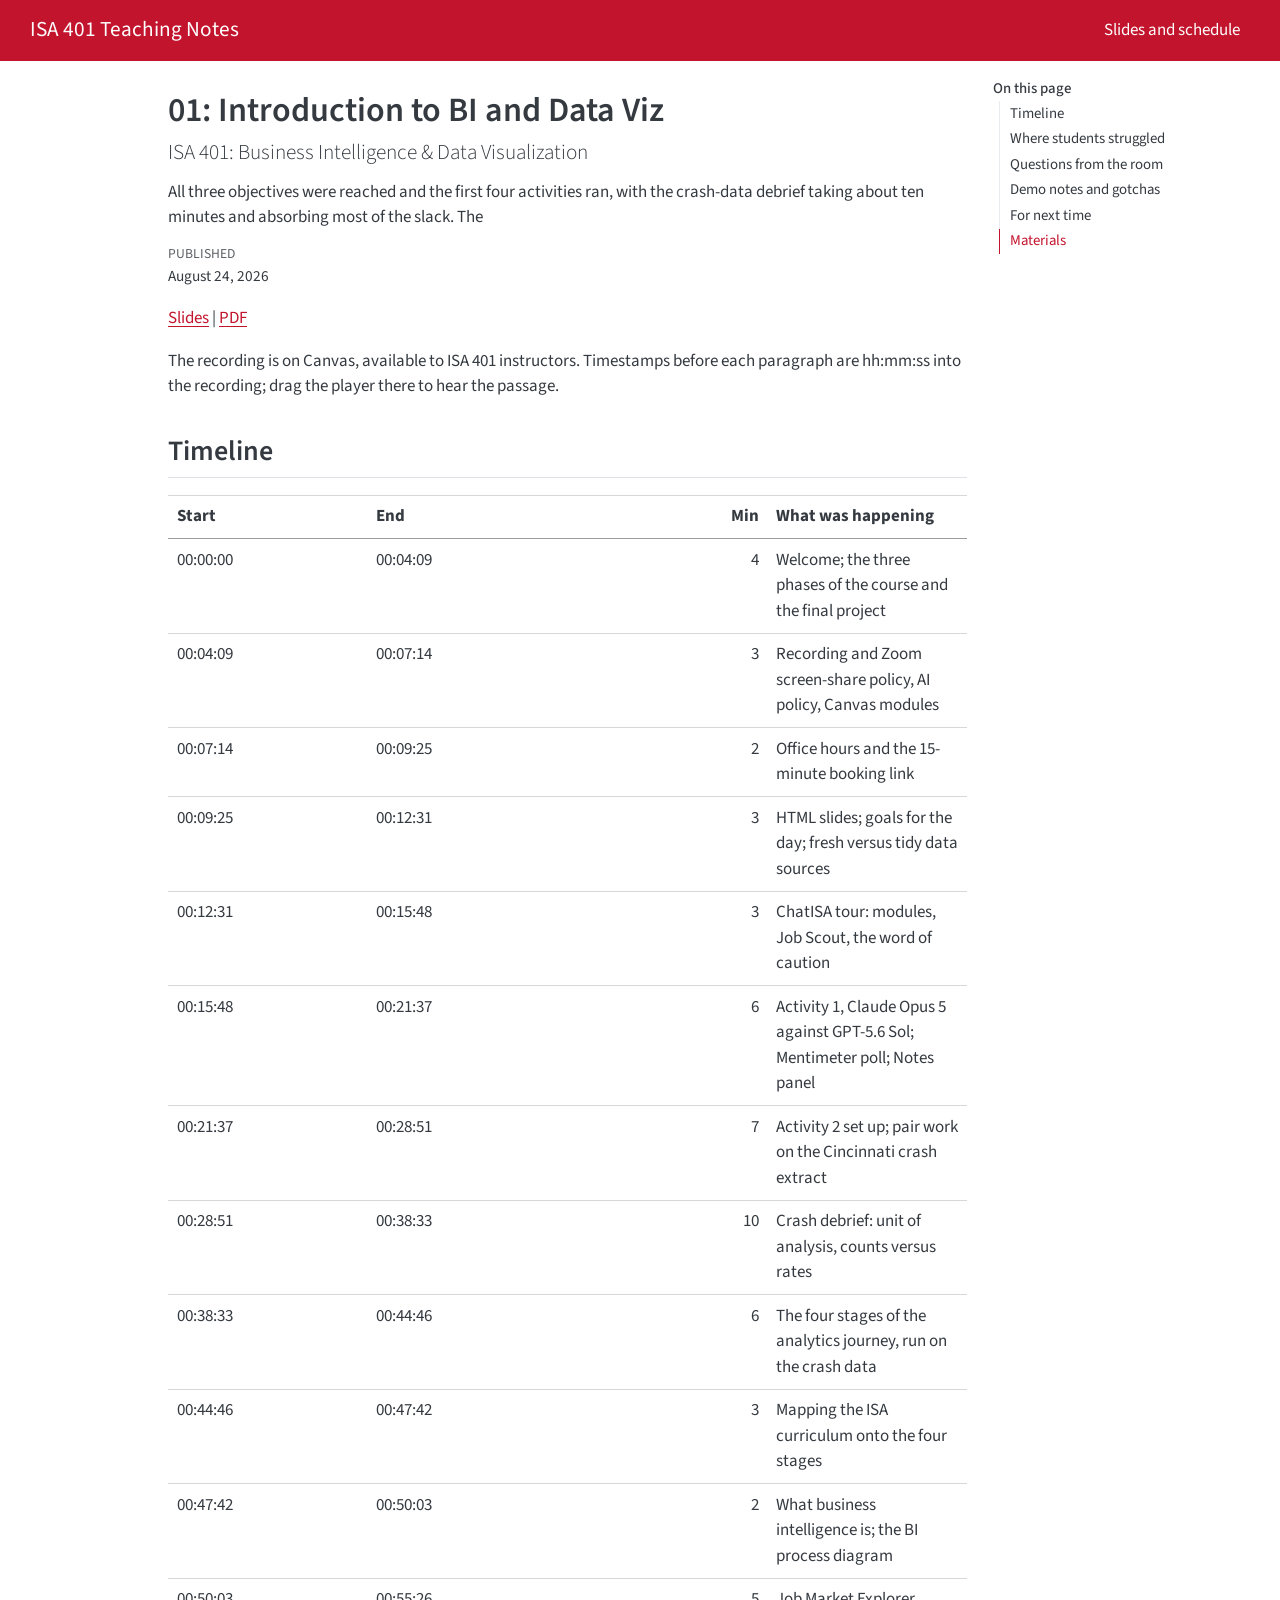
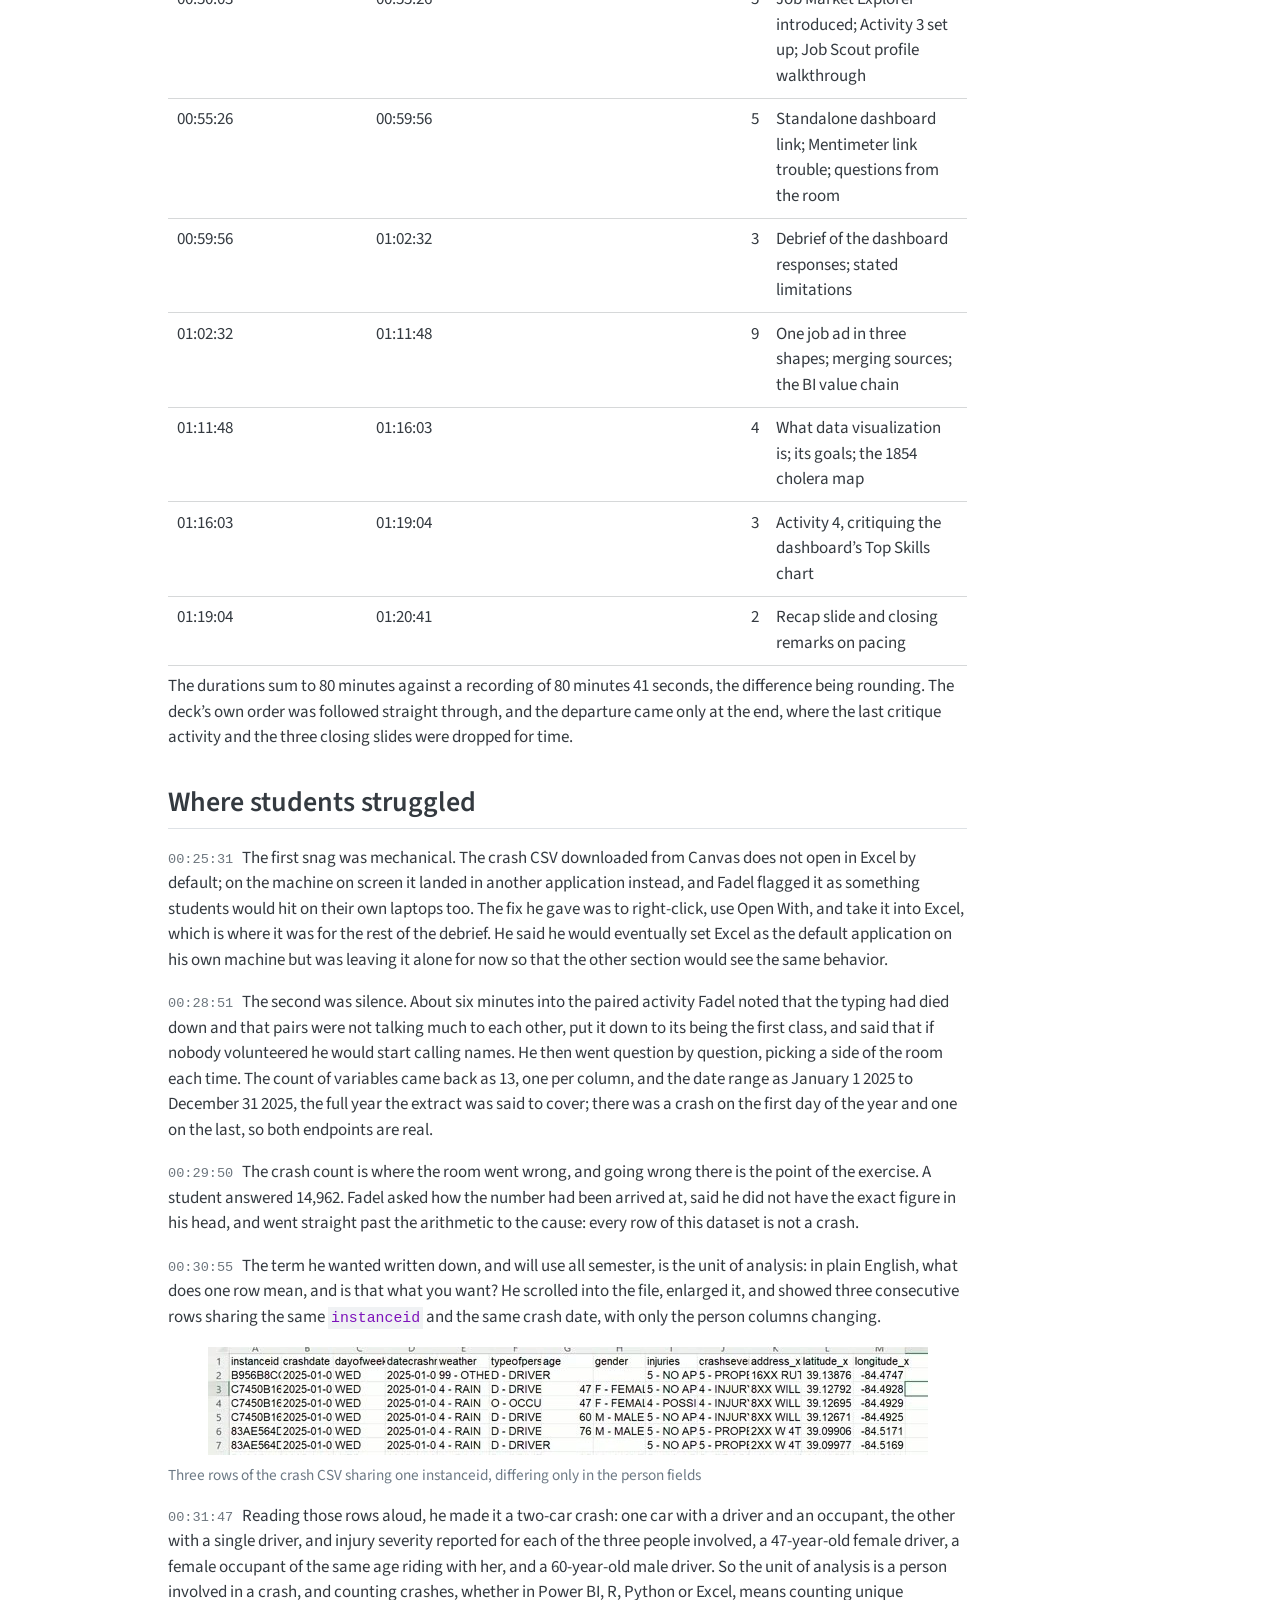
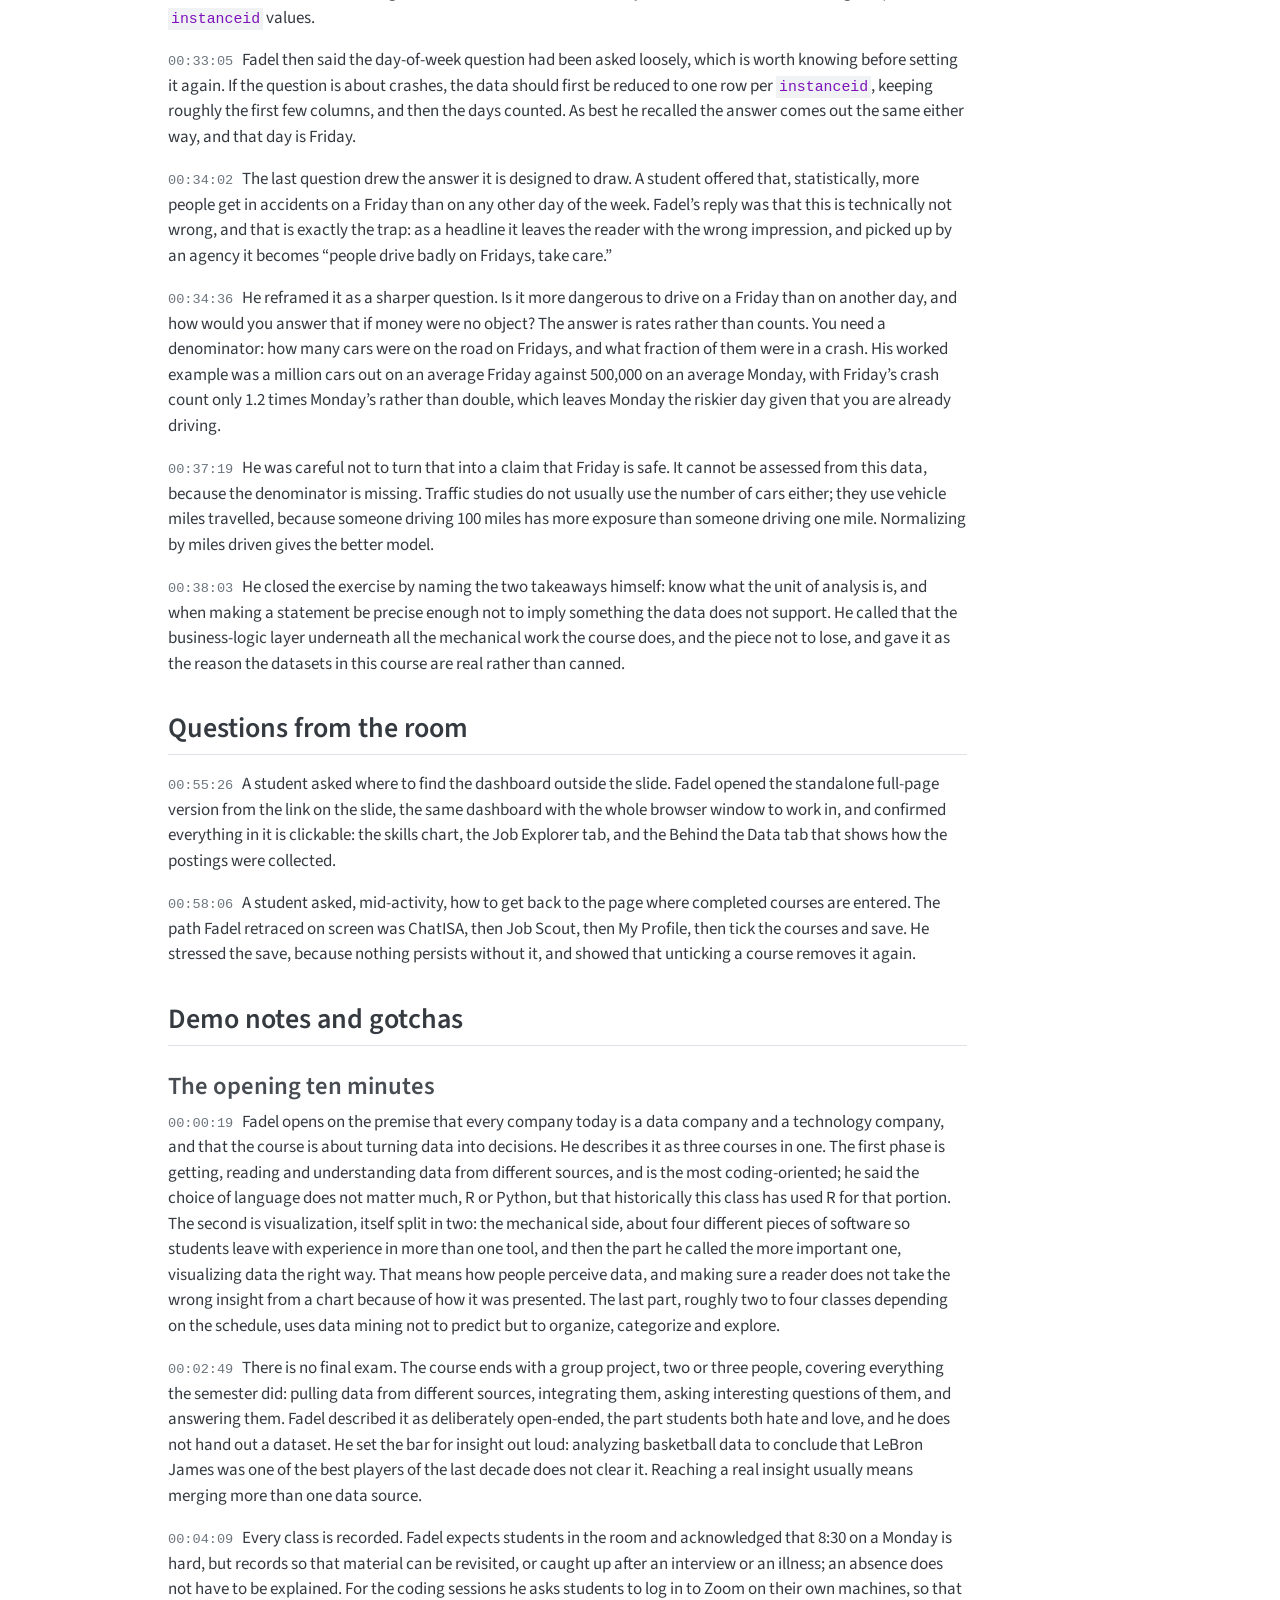
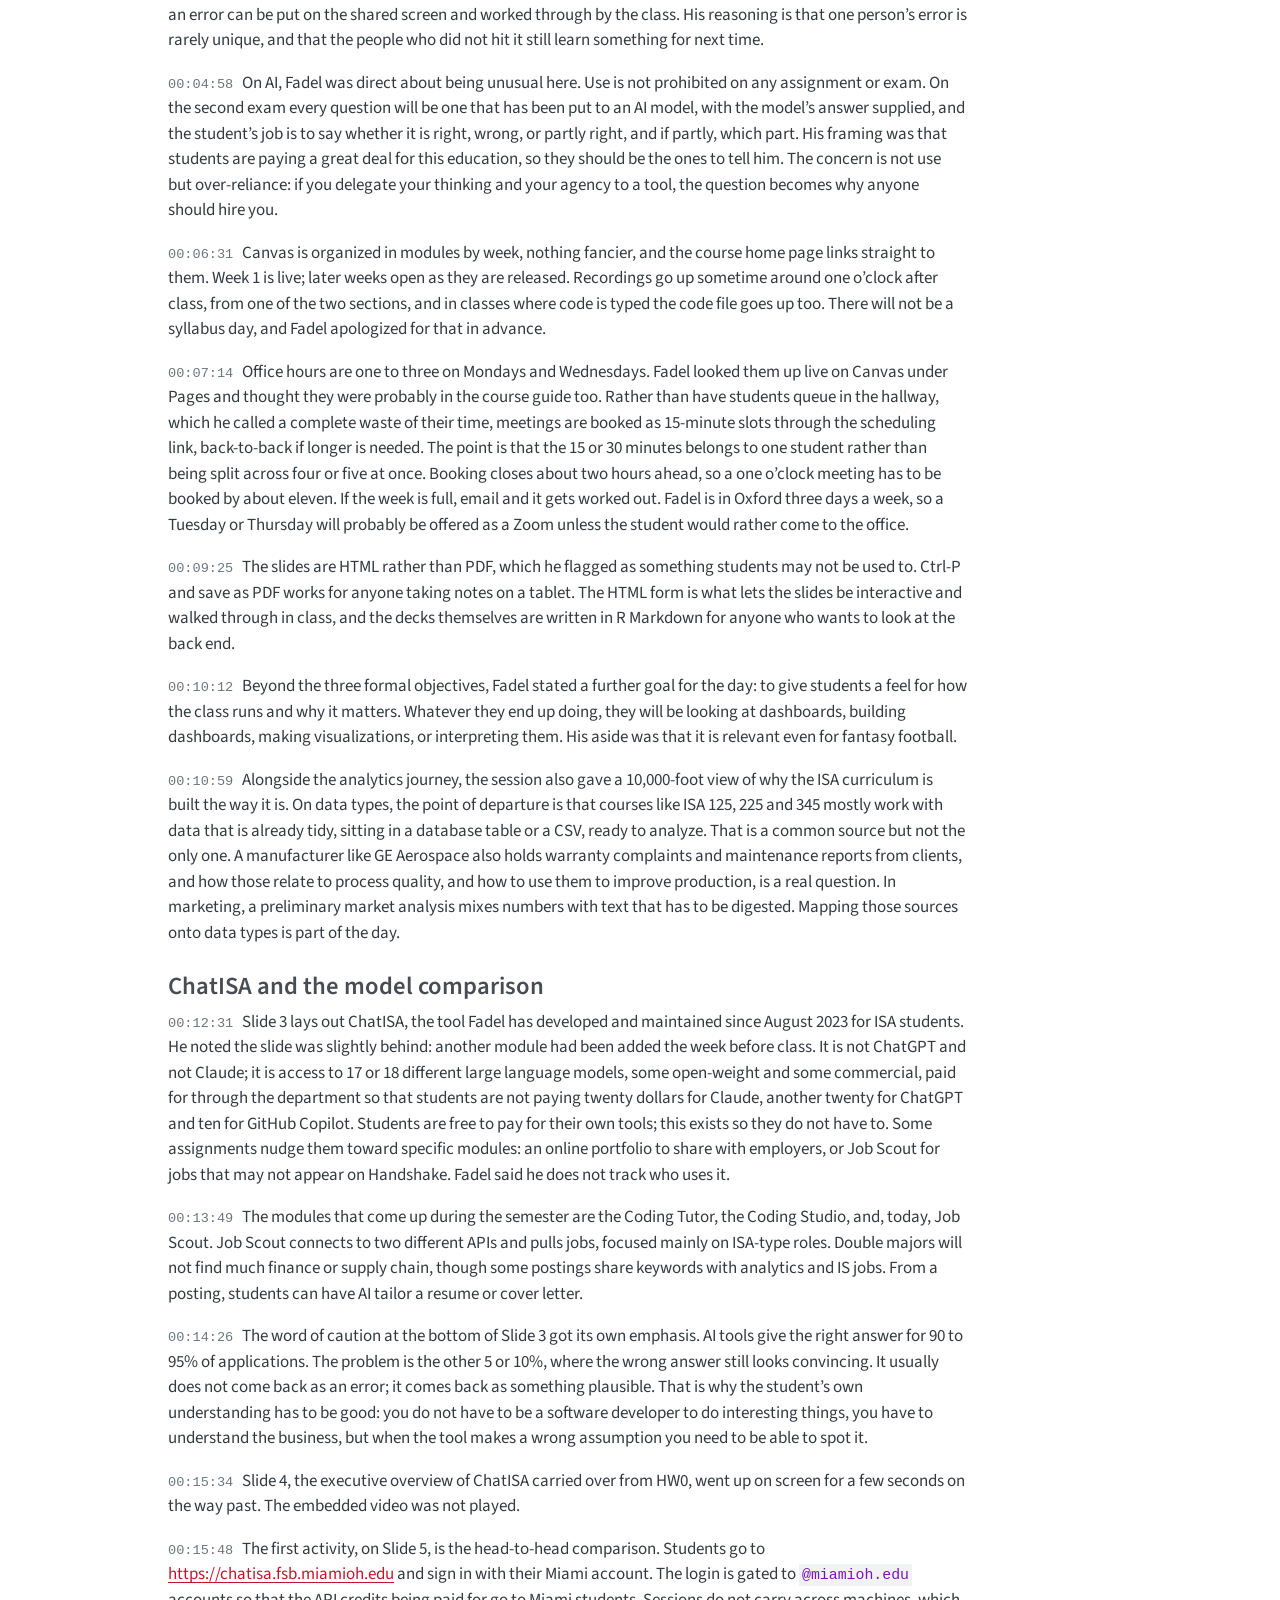
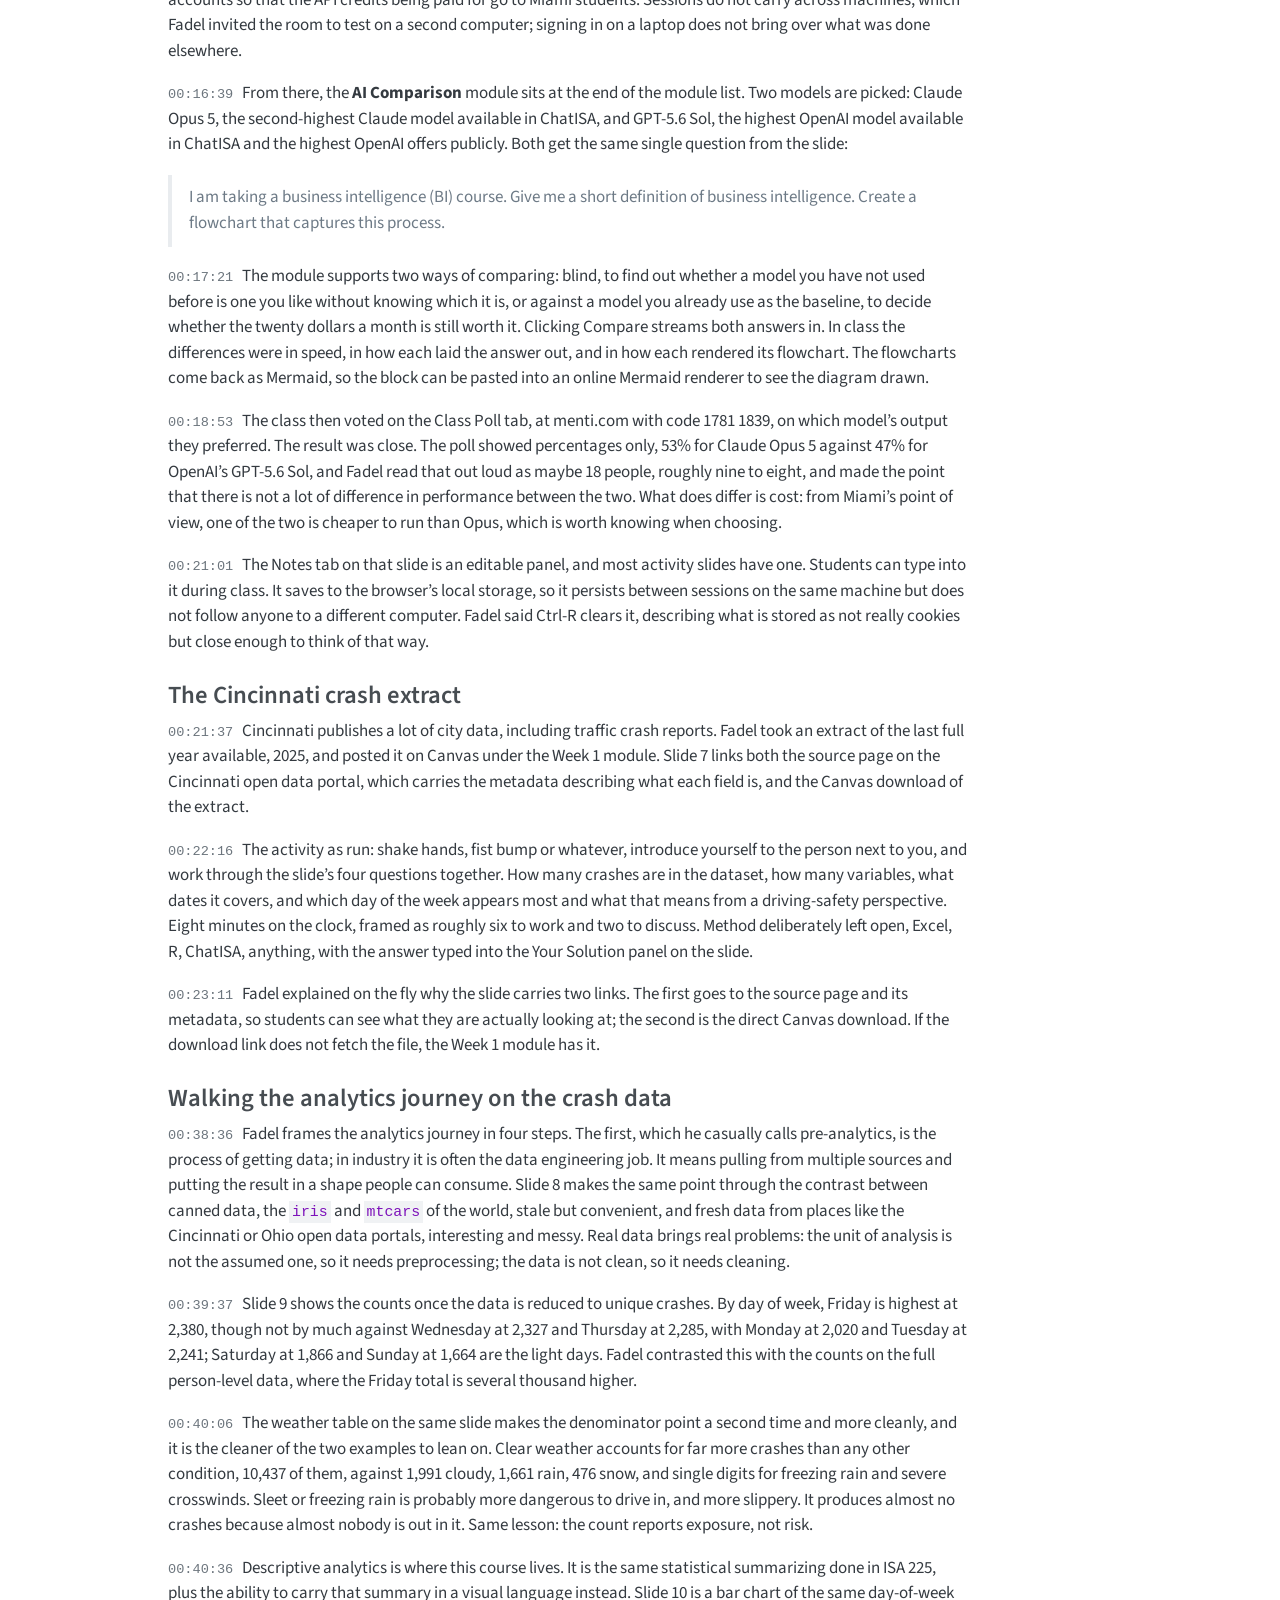
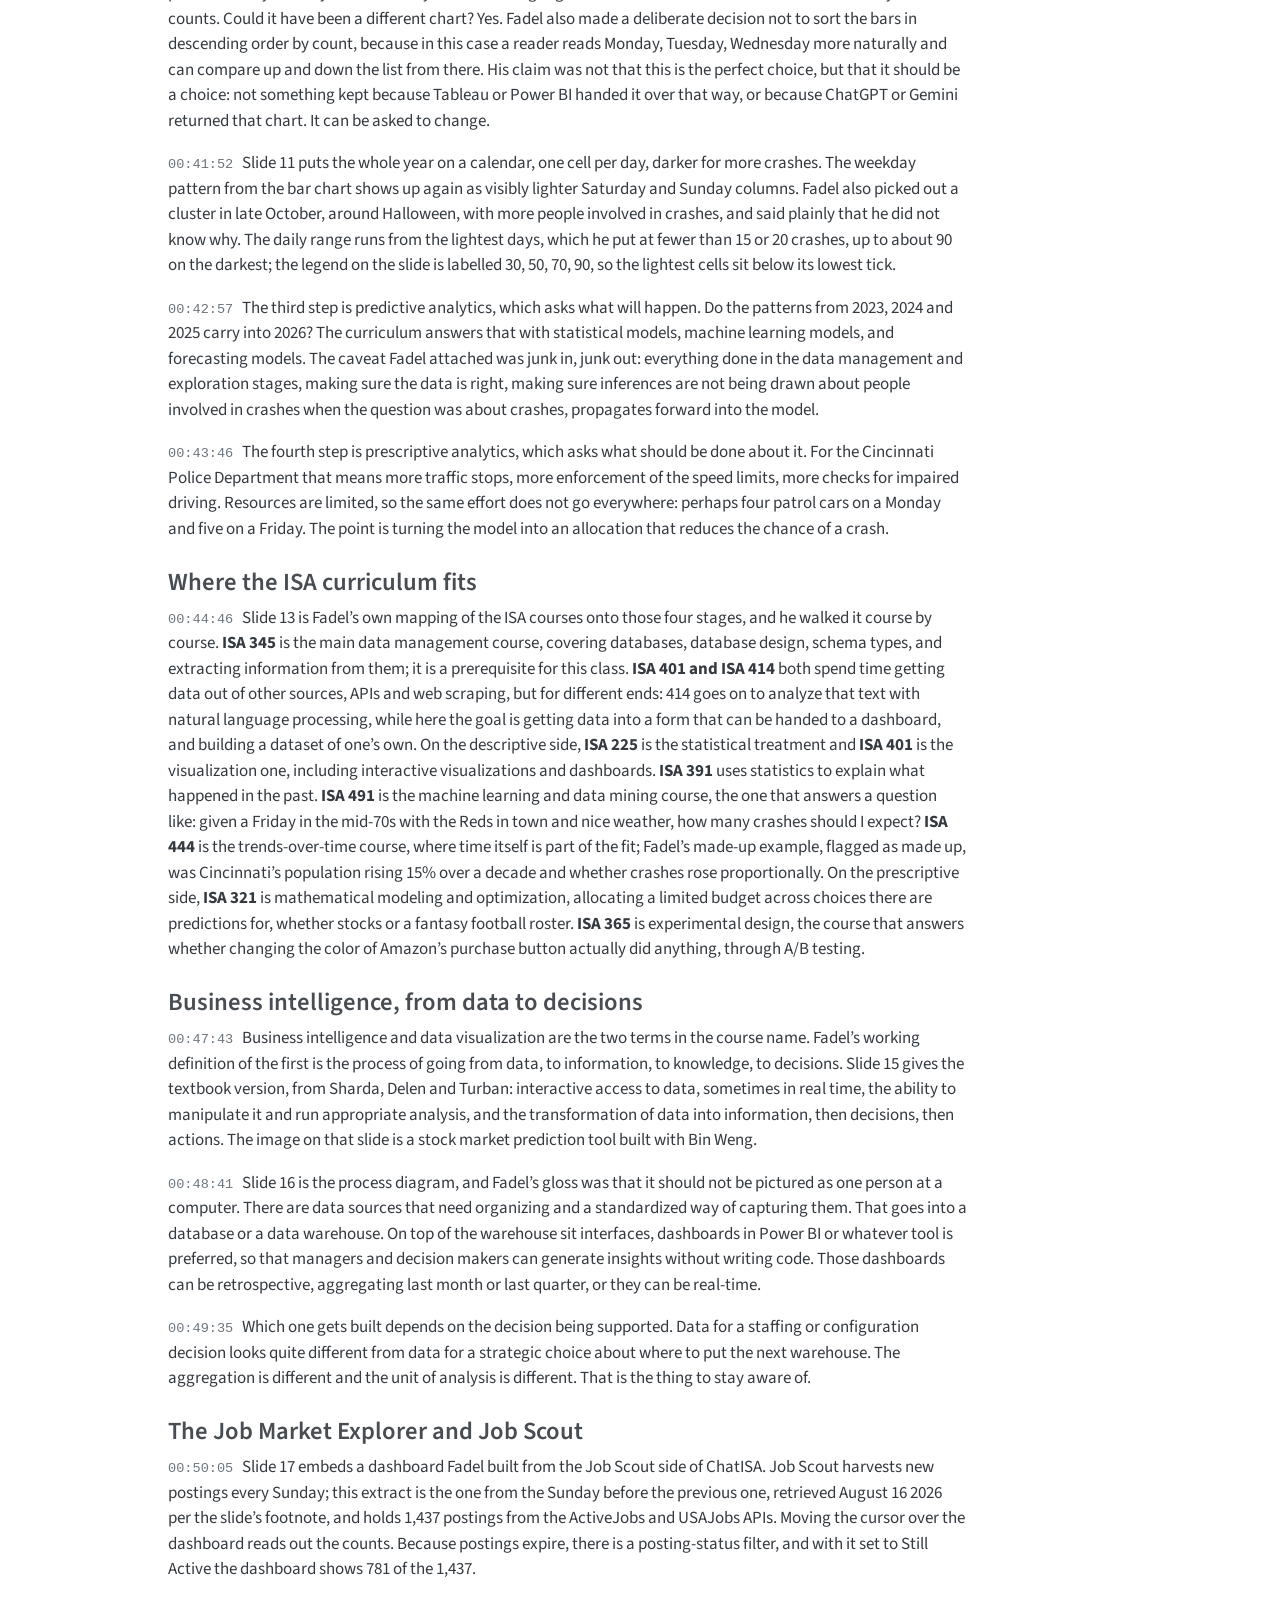
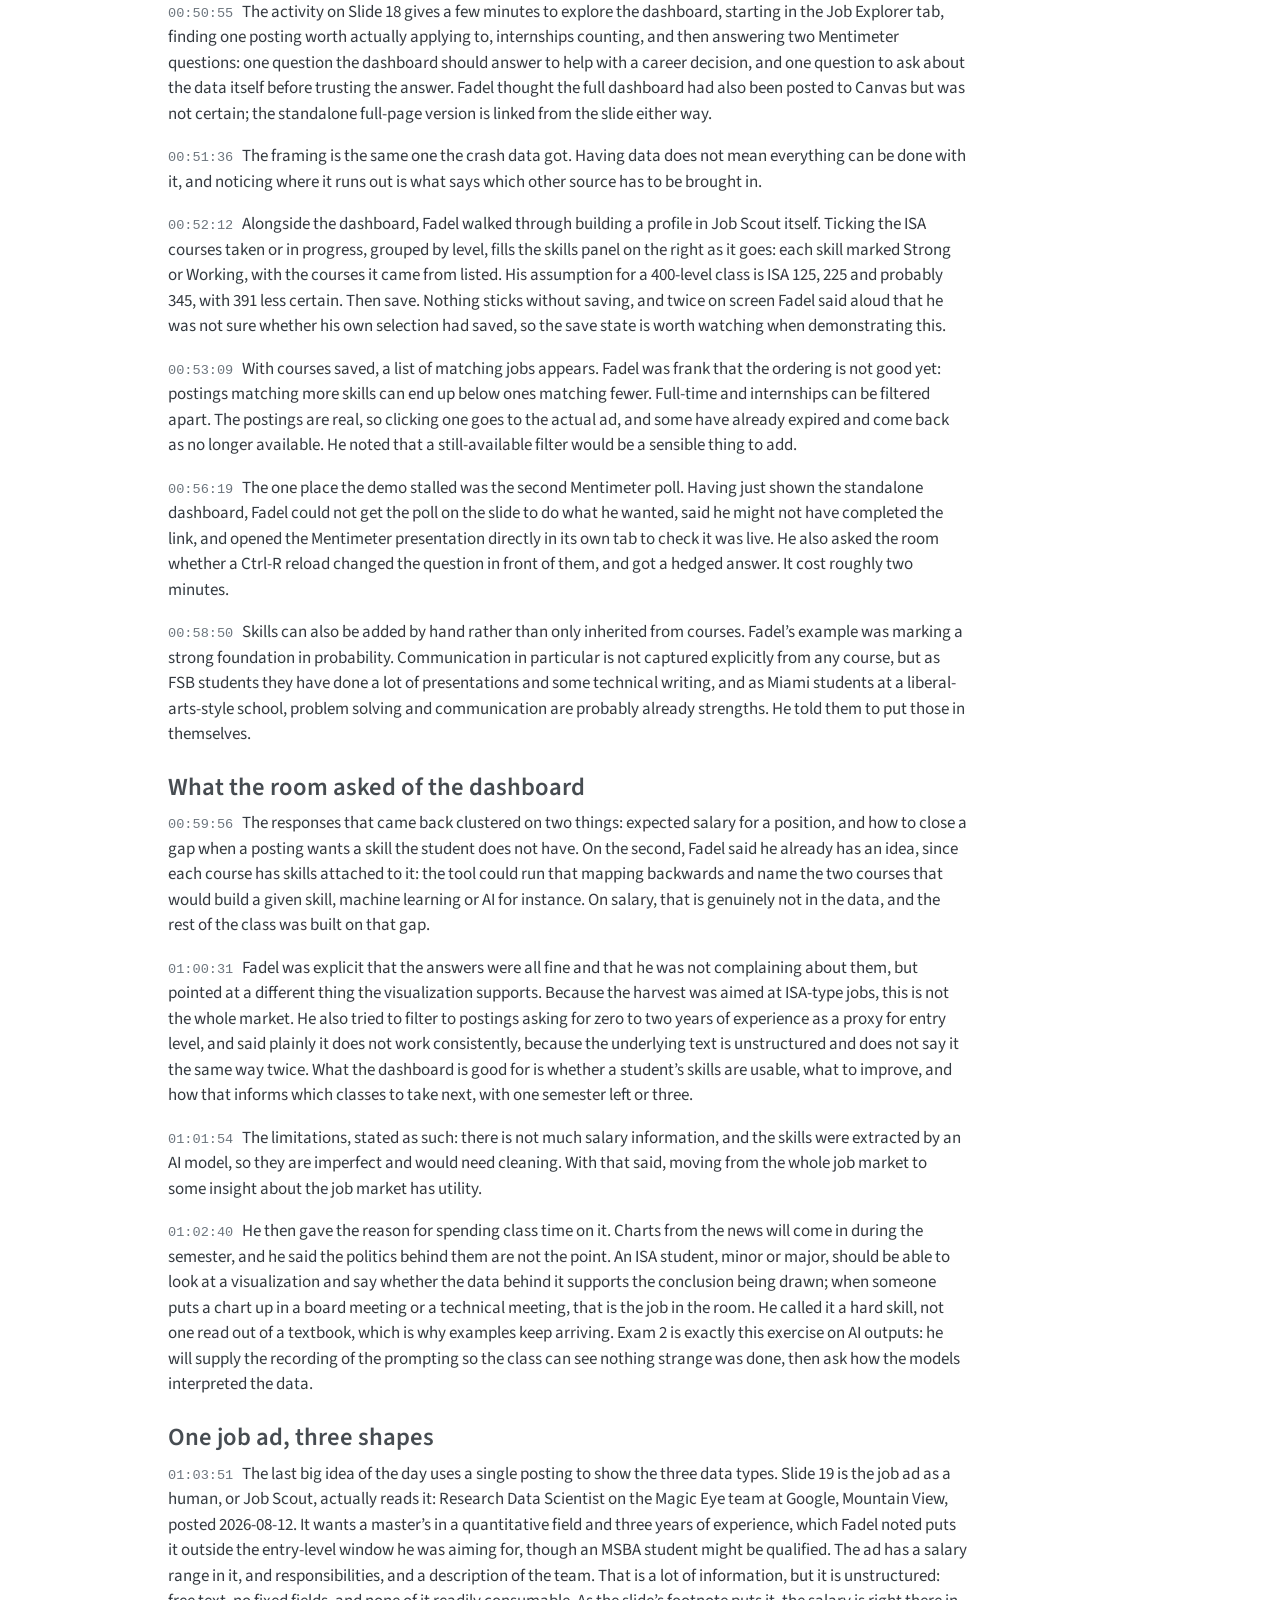
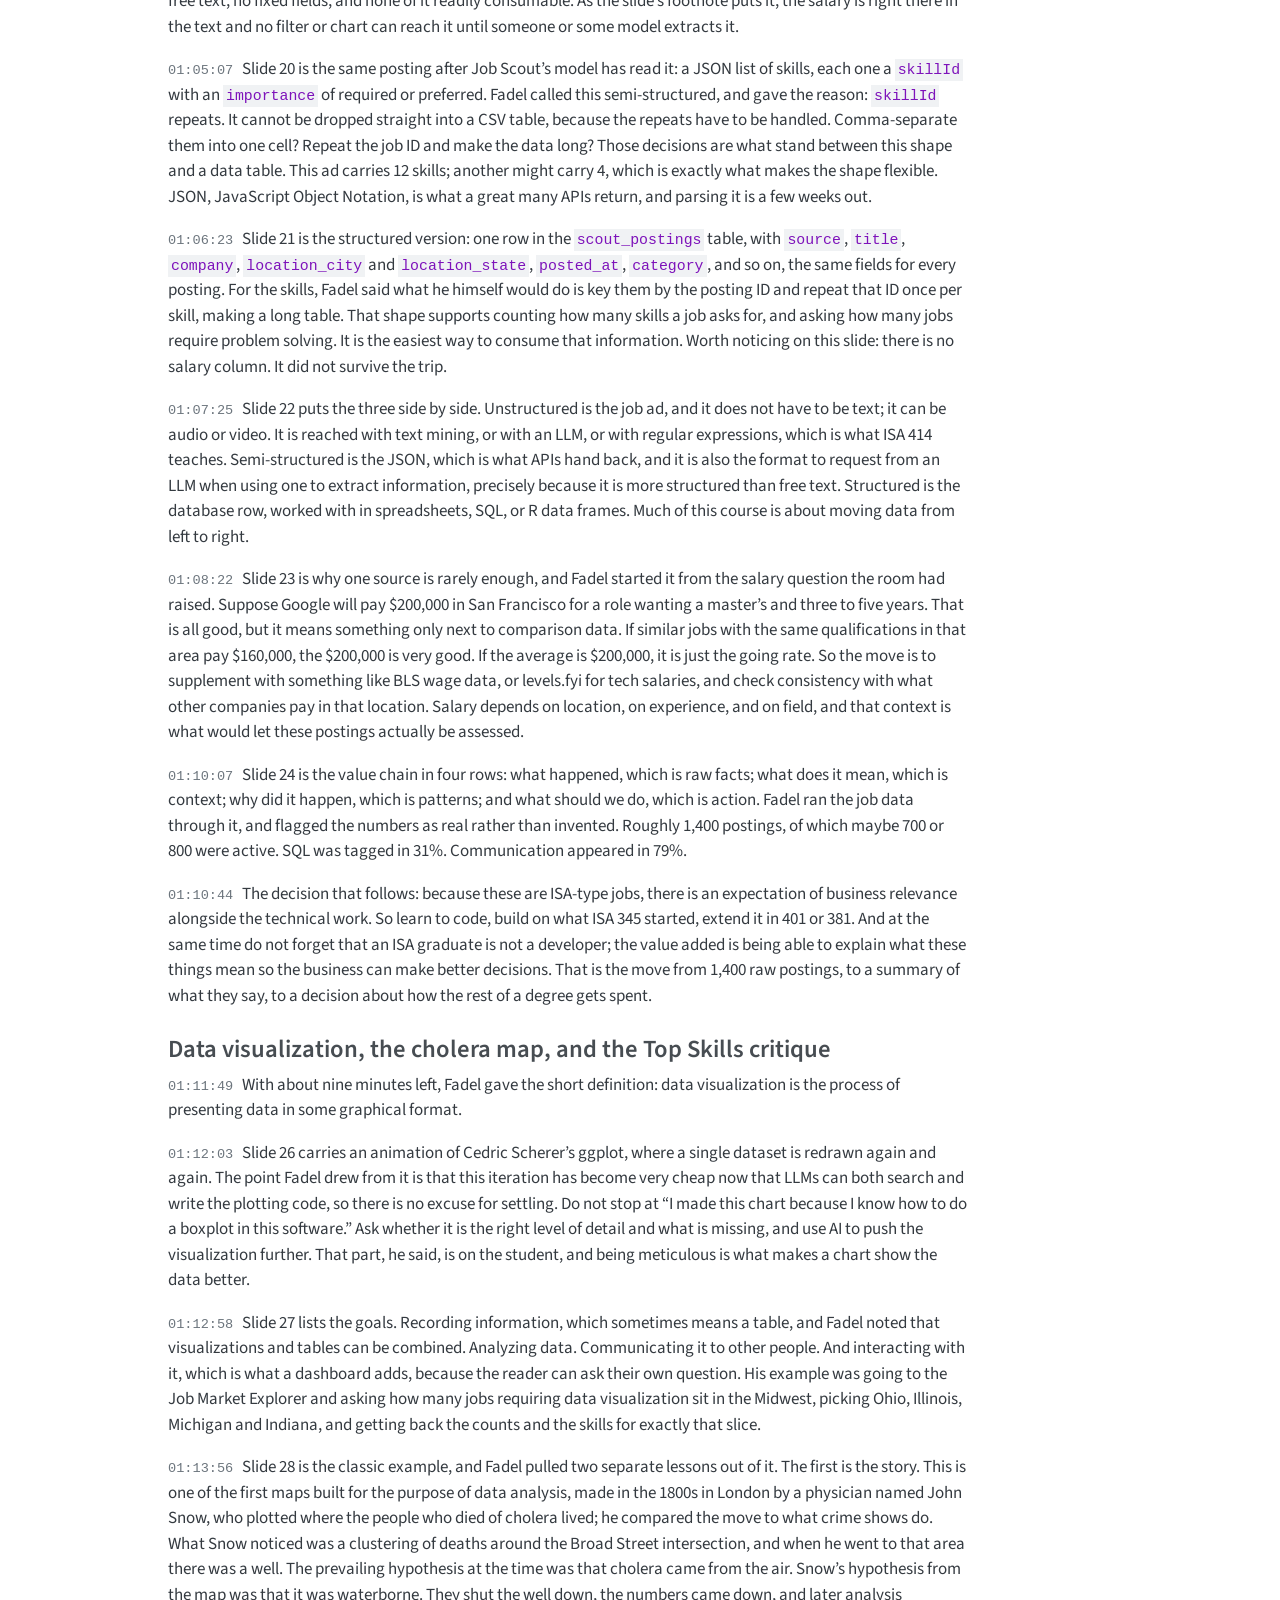
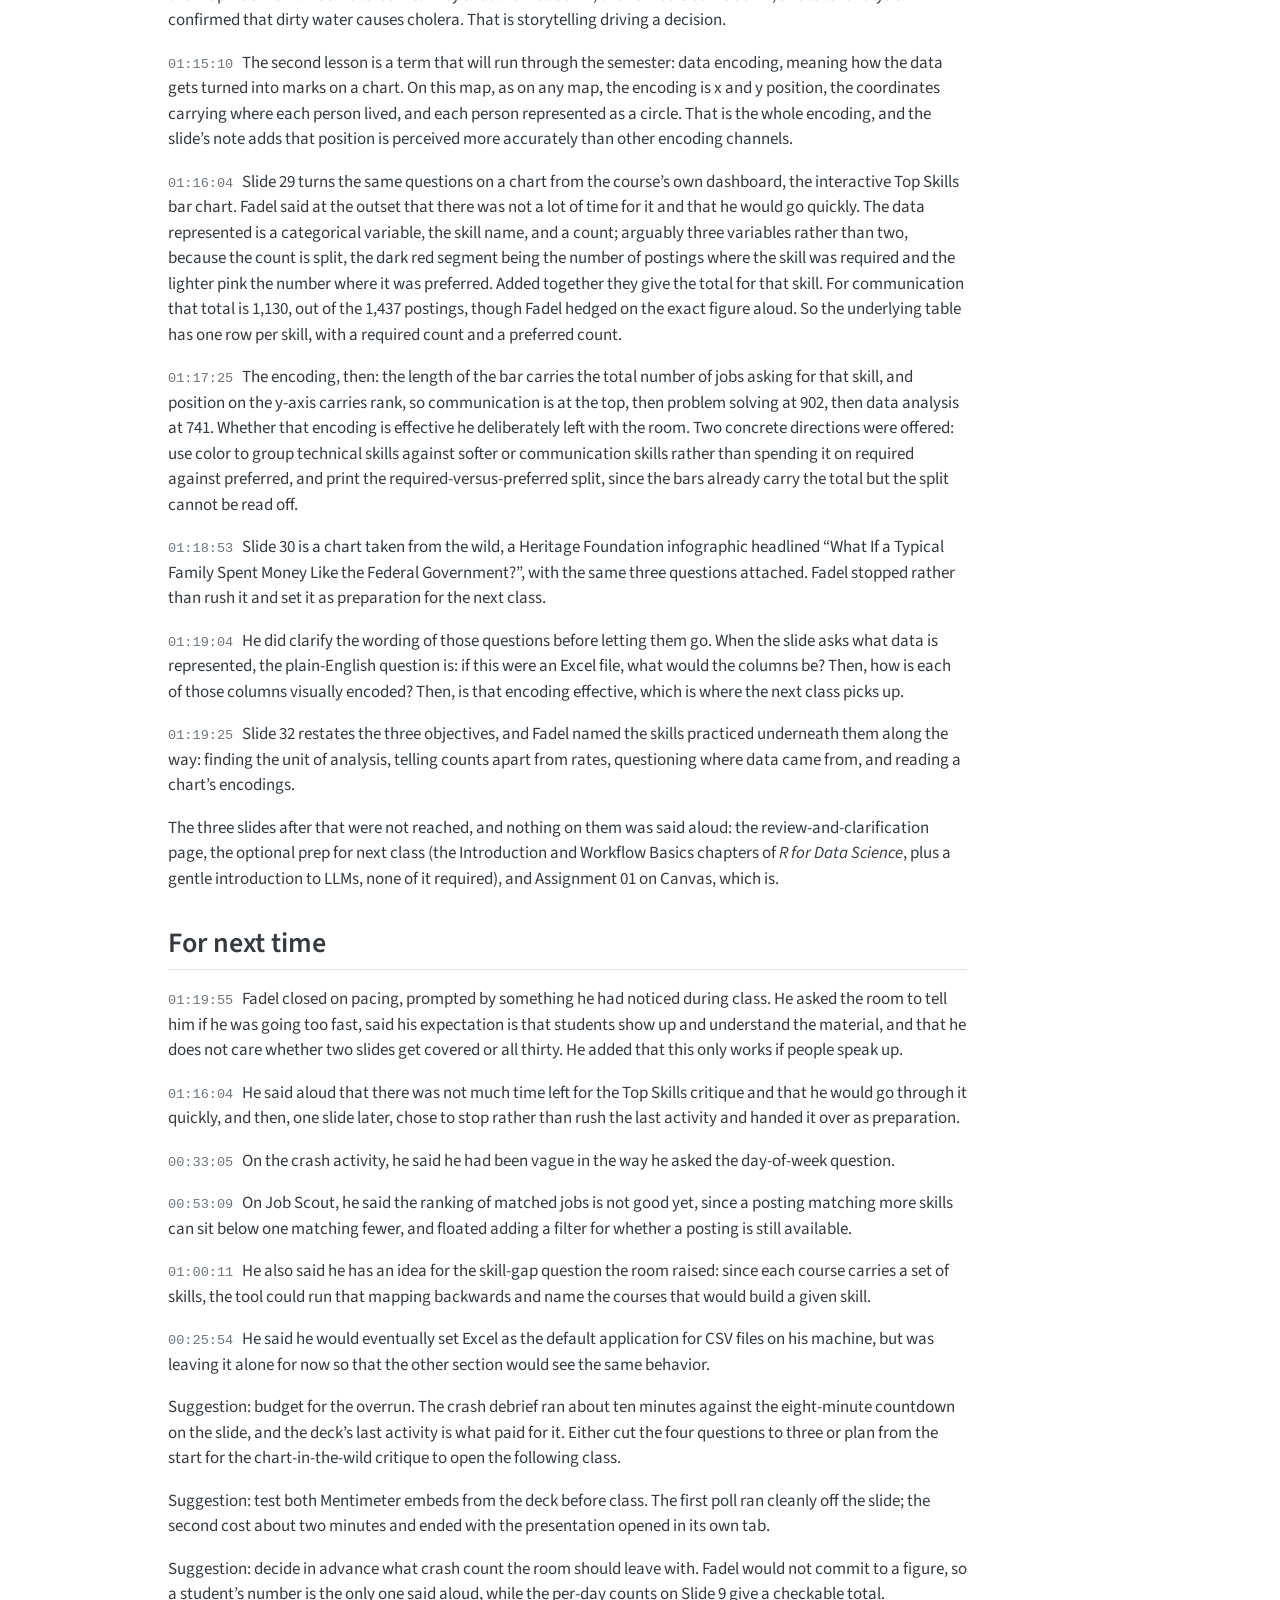
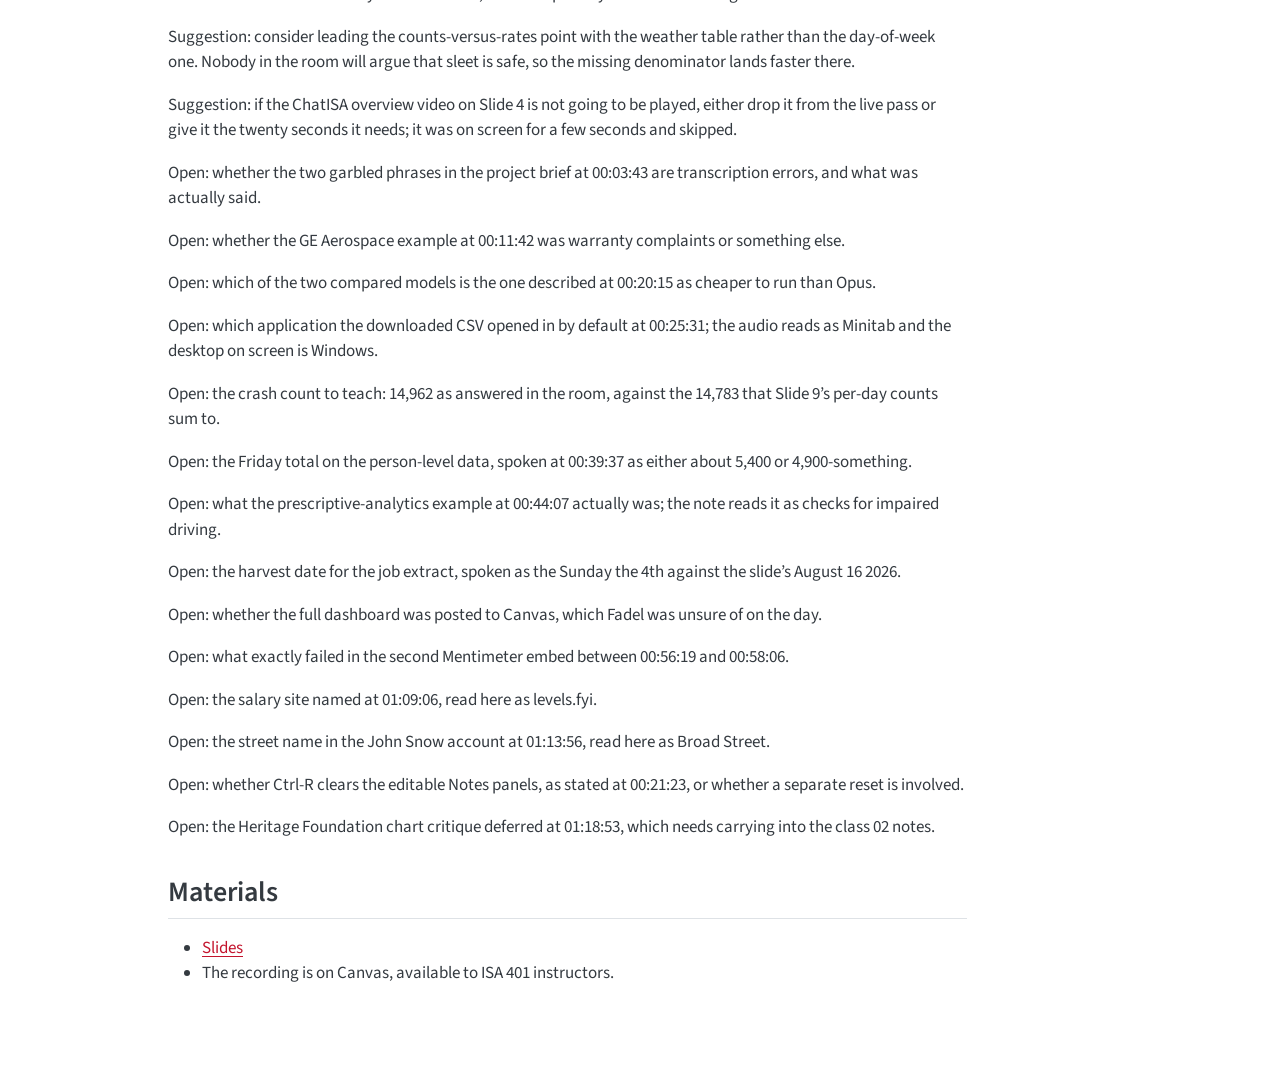
<file: docs/class01/index.html>
<!DOCTYPE html>
<html xmlns="http://www.w3.org/1999/xhtml" lang="en" xml:lang="en"><head>

<meta charset="utf-8">
<meta name="generator" content="quarto-1.10.18">

<meta name="viewport" content="width=device-width, initial-scale=1.0, user-scalable=yes">

<meta name="dcterms.date" content="2026-08-24">
<meta name="description" content="All three objectives were reached and the first four activities ran, with the crash-data debrief taking about ten minutes and absorbing most of the slack. The">

<title>01: Introduction to BI and Data Viz – ISA 401 Teaching Notes</title>
<style>
/* Default styles provided by pandoc.
** See https://pandoc.org/MANUAL.html#variables-for-html for config info.
*/
span.smallcaps{font-variant: small-caps;}
div.columns{display: flex; gap: 1.5em;}
div.column{flex: auto;}
@media screen {
div.columns{gap: min(4vw, 1.5em);}
div.column{overflow-x: auto;}
}
div.hanging-indent{margin-left: 1.5em; text-indent: -1.5em;}
ul.task-list{list-style: none;}
ul.task-list li input[type="checkbox"] {
  width: 0.8em;
  margin: 0 0.8em 0.2em -1em; /* quarto-specific, see https://github.com/quarto-dev/quarto-cli/issues/4556 */ 
  vertical-align: middle;
}
</style>


<script src="../site_libs/quarto-nav/quarto-nav.js"></script>
<script src="../site_libs/quarto-nav/headroom.min.js"></script>
<link href="../favicon.png" rel="icon" type="image/png">
<script src="../site_libs/clipboard/clipboard.min.js"></script>
<script src="../site_libs/quarto-html/quarto.js" type="module"></script>
<script src="../site_libs/quarto-html/tabsets/tabsets.js" type="module"></script>
<script src="../site_libs/quarto-html/popper.min.js"></script>
<script src="../site_libs/quarto-html/tippy.umd.min.js"></script>
<script src="../site_libs/quarto-html/anchor.min.js"></script>
<link href="../site_libs/quarto-html/tippy.css" rel="stylesheet">
<link href="../site_libs/quarto-html/quarto-syntax-highlighting-64a204ab8560d761af7679ceaba22944.css" rel="stylesheet" id="quarto-text-highlighting-styles">
<script src="../site_libs/bootstrap/bootstrap.min.js"></script>
<link href="../site_libs/bootstrap/bootstrap-icons.css" rel="stylesheet">
<link href="../site_libs/bootstrap/bootstrap-a12129f24db7b5e8b0fdb4b6c93d7bee.min.css" rel="stylesheet" append-hash="true" id="quarto-bootstrap" data-mode="light">
<script id="quarto-search-options" type="application/json">{
  "language": {
    "search-no-results-text": "No results",
    "search-matching-documents-text": "matching documents",
    "search-copy-link-title": "Copy link to search",
    "search-hide-matches-text": "Hide additional matches",
    "search-more-match-text": "more match in this document",
    "search-more-matches-text": "more matches in this document",
    "search-clear-button-title": "Clear",
    "search-text-placeholder": "",
    "search-detached-cancel-button-title": "Cancel",
    "search-submit-button-title": "Submit",
    "search-label": "Search"
  }
}</script>


</head>

<body class="nav-fixed quarto-light">

<div id="quarto-search-results"></div>
  <header id="quarto-header" class="headroom fixed-top">
    <nav class="navbar navbar-expand-lg " data-bs-theme="dark">
      <div class="navbar-container container-fluid">
      <div class="navbar-brand-container mx-auto">
    <a class="navbar-brand" href="../index.html">
    <span class="navbar-title">ISA 401 Teaching Notes</span>
    </a>
  </div>
          <button class="navbar-toggler" type="button" data-bs-toggle="collapse" data-bs-target="#navbarCollapse" aria-controls="navbarCollapse" role="menu" aria-expanded="false" aria-label="Toggle navigation" onclick="if (window.quartoToggleHeadroom) { window.quartoToggleHeadroom(); }">
  <span class="navbar-toggler-icon"></span>
</button>
          <div class="collapse navbar-collapse" id="navbarCollapse">
            <ul class="navbar-nav navbar-nav-scroll ms-auto">
  <li class="nav-item">
    <a class="nav-link" href="https://github.com/fmegahed/isa401#schedule"> 
<span class="menu-text">Slides and schedule</span></a>
  </li>  
</ul>
          </div> <!-- /navcollapse -->
            <div class="quarto-navbar-tools">
</div>
      </div> <!-- /container-fluid -->
    </nav>
</header>
<!-- content -->
<div id="quarto-content" class="quarto-container page-columns page-rows-contents page-layout-article page-navbar">
<!-- sidebar -->
<!-- margin-sidebar -->
    <div id="quarto-margin-sidebar" class="sidebar margin-sidebar">
        <nav id="TOC" role="doc-toc" class="toc-active">
    <h2 id="toc-title">On this page</h2>
   
  <ul>
  <li><a href="#timeline" id="toc-timeline" class="nav-link active" data-scroll-target="#timeline">Timeline</a></li>
  <li><a href="#where-students-struggled" id="toc-where-students-struggled" class="nav-link" data-scroll-target="#where-students-struggled">Where students struggled</a></li>
  <li><a href="#questions-from-the-room" id="toc-questions-from-the-room" class="nav-link" data-scroll-target="#questions-from-the-room">Questions from the room</a></li>
  <li><a href="#demo-notes-and-gotchas" id="toc-demo-notes-and-gotchas" class="nav-link" data-scroll-target="#demo-notes-and-gotchas">Demo notes and gotchas</a>
  <ul class="collapse">
  <li><a href="#the-opening-ten-minutes" id="toc-the-opening-ten-minutes" class="nav-link" data-scroll-target="#the-opening-ten-minutes">The opening ten minutes</a></li>
  <li><a href="#chatisa-and-the-model-comparison" id="toc-chatisa-and-the-model-comparison" class="nav-link" data-scroll-target="#chatisa-and-the-model-comparison">ChatISA and the model comparison</a></li>
  <li><a href="#the-cincinnati-crash-extract" id="toc-the-cincinnati-crash-extract" class="nav-link" data-scroll-target="#the-cincinnati-crash-extract">The Cincinnati crash extract</a></li>
  <li><a href="#walking-the-analytics-journey-on-the-crash-data" id="toc-walking-the-analytics-journey-on-the-crash-data" class="nav-link" data-scroll-target="#walking-the-analytics-journey-on-the-crash-data">Walking the analytics journey on the crash data</a></li>
  <li><a href="#where-the-isa-curriculum-fits" id="toc-where-the-isa-curriculum-fits" class="nav-link" data-scroll-target="#where-the-isa-curriculum-fits">Where the ISA curriculum fits</a></li>
  <li><a href="#business-intelligence-from-data-to-decisions" id="toc-business-intelligence-from-data-to-decisions" class="nav-link" data-scroll-target="#business-intelligence-from-data-to-decisions">Business intelligence, from data to decisions</a></li>
  <li><a href="#the-job-market-explorer-and-job-scout" id="toc-the-job-market-explorer-and-job-scout" class="nav-link" data-scroll-target="#the-job-market-explorer-and-job-scout">The Job Market Explorer and Job Scout</a></li>
  <li><a href="#what-the-room-asked-of-the-dashboard" id="toc-what-the-room-asked-of-the-dashboard" class="nav-link" data-scroll-target="#what-the-room-asked-of-the-dashboard">What the room asked of the dashboard</a></li>
  <li><a href="#one-job-ad-three-shapes" id="toc-one-job-ad-three-shapes" class="nav-link" data-scroll-target="#one-job-ad-three-shapes">One job ad, three shapes</a></li>
  <li><a href="#data-visualization-the-cholera-map-and-the-top-skills-critique" id="toc-data-visualization-the-cholera-map-and-the-top-skills-critique" class="nav-link" data-scroll-target="#data-visualization-the-cholera-map-and-the-top-skills-critique">Data visualization, the cholera map, and the Top Skills critique</a></li>
  </ul></li>
  <li><a href="#for-next-time" id="toc-for-next-time" class="nav-link" data-scroll-target="#for-next-time">For next time</a></li>
  <li><a href="#materials" id="toc-materials" class="nav-link" data-scroll-target="#materials">Materials</a></li>
  </ul>
</nav>
    </div>
<!-- main -->
<main class="content" id="quarto-document-content">

<header id="title-block-header" class="quarto-title-block default">
<div class="quarto-title">
<h1 class="title">01: Introduction to BI and Data Viz</h1>
<p class="subtitle lead">ISA 401: Business Intelligence &amp; Data Visualization</p>
</div>

<div>
  <div class="description">
    All three objectives were reached and the first four activities ran, with the crash-data debrief taking about ten minutes and absorbing most of the slack. The
  </div>
</div>


<div class="quarto-title-meta">

    
    <div>
    <div class="quarto-title-meta-heading">Published</div>
    <div class="quarto-title-meta-contents">
      <p class="date">August 24, 2026</p>
    </div>
  </div>
  
    
  </div>
  


</header>


<p><a href="https://fmegahed.github.io/isa401/fall2026/class01/01_introduction.html">Slides</a> | <a href="index.pdf">PDF</a></p>
<p>The recording is on Canvas, available to ISA 401 instructors. Timestamps before each paragraph are hh:mm:ss into the recording; drag the player there to hear the passage.</p>
<section id="timeline" class="level2">
<h2 class="anchored" data-anchor-id="timeline">Timeline</h2>
<table class="caption-top table">
<colgroup>
<col style="width: 25%">
<col style="width: 25%">
<col style="width: 25%">
<col style="width: 25%">
</colgroup>
<thead>
<tr class="header">
<th style="text-align: left;">Start</th>
<th style="text-align: left;">End</th>
<th style="text-align: right;">Min</th>
<th style="text-align: left;">What was happening</th>
</tr>
</thead>
<tbody>
<tr class="odd">
<td style="text-align: left;">00:00:00</td>
<td style="text-align: left;">00:04:09</td>
<td style="text-align: right;">4</td>
<td style="text-align: left;">Welcome; the three phases of the course and the final project</td>
</tr>
<tr class="even">
<td style="text-align: left;">00:04:09</td>
<td style="text-align: left;">00:07:14</td>
<td style="text-align: right;">3</td>
<td style="text-align: left;">Recording and Zoom screen-share policy, AI policy, Canvas modules</td>
</tr>
<tr class="odd">
<td style="text-align: left;">00:07:14</td>
<td style="text-align: left;">00:09:25</td>
<td style="text-align: right;">2</td>
<td style="text-align: left;">Office hours and the 15-minute booking link</td>
</tr>
<tr class="even">
<td style="text-align: left;">00:09:25</td>
<td style="text-align: left;">00:12:31</td>
<td style="text-align: right;">3</td>
<td style="text-align: left;">HTML slides; goals for the day; fresh versus tidy data sources</td>
</tr>
<tr class="odd">
<td style="text-align: left;">00:12:31</td>
<td style="text-align: left;">00:15:48</td>
<td style="text-align: right;">3</td>
<td style="text-align: left;">ChatISA tour: modules, Job Scout, the word of caution</td>
</tr>
<tr class="even">
<td style="text-align: left;">00:15:48</td>
<td style="text-align: left;">00:21:37</td>
<td style="text-align: right;">6</td>
<td style="text-align: left;">Activity 1, Claude Opus 5 against GPT-5.6 Sol; Mentimeter poll; Notes panel</td>
</tr>
<tr class="odd">
<td style="text-align: left;">00:21:37</td>
<td style="text-align: left;">00:28:51</td>
<td style="text-align: right;">7</td>
<td style="text-align: left;">Activity 2 set up; pair work on the Cincinnati crash extract</td>
</tr>
<tr class="even">
<td style="text-align: left;">00:28:51</td>
<td style="text-align: left;">00:38:33</td>
<td style="text-align: right;">10</td>
<td style="text-align: left;">Crash debrief: unit of analysis, counts versus rates</td>
</tr>
<tr class="odd">
<td style="text-align: left;">00:38:33</td>
<td style="text-align: left;">00:44:46</td>
<td style="text-align: right;">6</td>
<td style="text-align: left;">The four stages of the analytics journey, run on the crash data</td>
</tr>
<tr class="even">
<td style="text-align: left;">00:44:46</td>
<td style="text-align: left;">00:47:42</td>
<td style="text-align: right;">3</td>
<td style="text-align: left;">Mapping the ISA curriculum onto the four stages</td>
</tr>
<tr class="odd">
<td style="text-align: left;">00:47:42</td>
<td style="text-align: left;">00:50:03</td>
<td style="text-align: right;">2</td>
<td style="text-align: left;">What business intelligence is; the BI process diagram</td>
</tr>
<tr class="even">
<td style="text-align: left;">00:50:03</td>
<td style="text-align: left;">00:55:26</td>
<td style="text-align: right;">5</td>
<td style="text-align: left;">Job Market Explorer introduced; Activity 3 set up; Job Scout profile walkthrough</td>
</tr>
<tr class="odd">
<td style="text-align: left;">00:55:26</td>
<td style="text-align: left;">00:59:56</td>
<td style="text-align: right;">5</td>
<td style="text-align: left;">Standalone dashboard link; Mentimeter link trouble; questions from the room</td>
</tr>
<tr class="even">
<td style="text-align: left;">00:59:56</td>
<td style="text-align: left;">01:02:32</td>
<td style="text-align: right;">3</td>
<td style="text-align: left;">Debrief of the dashboard responses; stated limitations</td>
</tr>
<tr class="odd">
<td style="text-align: left;">01:02:32</td>
<td style="text-align: left;">01:11:48</td>
<td style="text-align: right;">9</td>
<td style="text-align: left;">One job ad in three shapes; merging sources; the BI value chain</td>
</tr>
<tr class="even">
<td style="text-align: left;">01:11:48</td>
<td style="text-align: left;">01:16:03</td>
<td style="text-align: right;">4</td>
<td style="text-align: left;">What data visualization is; its goals; the 1854 cholera map</td>
</tr>
<tr class="odd">
<td style="text-align: left;">01:16:03</td>
<td style="text-align: left;">01:19:04</td>
<td style="text-align: right;">3</td>
<td style="text-align: left;">Activity 4, critiquing the dashboard’s Top Skills chart</td>
</tr>
<tr class="even">
<td style="text-align: left;">01:19:04</td>
<td style="text-align: left;">01:20:41</td>
<td style="text-align: right;">2</td>
<td style="text-align: left;">Recap slide and closing remarks on pacing</td>
</tr>
</tbody>
</table>
<p>The durations sum to 80 minutes against a recording of 80 minutes 41 seconds, the difference being rounding. The deck’s own order was followed straight through, and the departure came only at the end, where the last critique activity and the three closing slides were dropped for time.</p>
</section>
<section id="where-students-struggled" class="level2">
<h2 class="anchored" data-anchor-id="where-students-struggled">Where students struggled</h2>
<p><span class="ts">00:25:31</span> The first snag was mechanical. The crash CSV downloaded from Canvas does not open in Excel by default; on the machine on screen it landed in another application instead, and Fadel flagged it as something students would hit on their own laptops too. The fix he gave was to right-click, use Open With, and take it into Excel, which is where it was for the rest of the debrief. He said he would eventually set Excel as the default application on his own machine but was leaving it alone for now so that the other section would see the same behavior. <!-- todo: awaiting answer #8 @ 00:25:31 - the default application is transcribed as "mini caps"; the desktop on screen is Windows and the file ends up in Excel, so my best reading is Minitab. Name it once confirmed. --></p>
<p><span class="ts">00:28:51</span> The second was silence. About six minutes into the paired activity Fadel noted that the typing had died down and that pairs were not talking much to each other, put it down to its being the first class, and said that if nobody volunteered he would start calling names. He then went question by question, picking a side of the room each time. The count of variables came back as 13, one per column, and the date range as January 1 2025 to December 31 2025, the full year the extract was said to cover; there was a crash on the first day of the year and one on the last, so both endpoints are real.</p>
<p><span class="ts">00:29:50</span> The crash count is where the room went wrong, and going wrong there is the point of the exercise. A student answered 14,962. Fadel asked how the number had been arrived at, said he did not have the exact figure in his head, and went straight past the arithmetic to the cause: every row of this dataset is not a crash.</p>
<p><span class="ts">00:30:55</span> The term he wanted written down, and will use all semester, is the unit of analysis: in plain English, what does one row mean, and is that what you want? He scrolled into the file, enlarged it, and showed three consecutive rows sharing the same <code>instanceid</code> and the same crash date, with only the person columns changing.</p>
<div class="quarto-figure quarto-figure-center">
<figure class="figure">
<p><img src="crops/crop-001.jpg" class="img-fluid figure-img"></p>
<figcaption>Three rows of the crash CSV sharing one instanceid, differing only in the person fields</figcaption>
</figure>
</div>
<p><span class="ts">00:31:47</span> Reading those rows aloud, he made it a two-car crash: one car with a driver and an occupant, the other with a single driver, and injury severity reported for each of the three people involved, a 47-year-old female driver, a female occupant of the same age riding with her, and a 60-year-old male driver. So the unit of analysis is a person involved in a crash, and counting crashes, whether in Power BI, R, Python or Excel, means counting unique <code>instanceid</code> values.</p>
<p><span class="ts">00:33:05</span> Fadel then said the day-of-week question had been asked loosely, which is worth knowing before setting it again. If the question is about crashes, the data should first be reduced to one row per <code>instanceid</code>, keeping roughly the first few columns, and then the days counted. As best he recalled the answer comes out the same either way, and that day is Friday.</p>
<p><span class="ts">00:34:02</span> The last question drew the answer it is designed to draw. A student offered that, statistically, more people get in accidents on a Friday than on any other day of the week. Fadel’s reply was that this is technically not wrong, and that is exactly the trap: as a headline it leaves the reader with the wrong impression, and picked up by an agency it becomes “people drive badly on Fridays, take care.”</p>
<p><span class="ts">00:34:36</span> He reframed it as a sharper question. Is it more dangerous to drive on a Friday than on another day, and how would you answer that if money were no object? The answer is rates rather than counts. You need a denominator: how many cars were on the road on Fridays, and what fraction of them were in a crash. His worked example was a million cars out on an average Friday against 500,000 on an average Monday, with Friday’s crash count only 1.2 times Monday’s rather than double, which leaves Monday the riskier day given that you are already driving.</p>
<p><span class="ts">00:37:19</span> He was careful not to turn that into a claim that Friday is safe. It cannot be assessed from this data, because the denominator is missing. Traffic studies do not usually use the number of cars either; they use vehicle miles travelled, because someone driving 100 miles has more exposure than someone driving one mile. Normalizing by miles driven gives the better model.</p>
<p><span class="ts">00:38:03</span> He closed the exercise by naming the two takeaways himself: know what the unit of analysis is, and when making a statement be precise enough not to imply something the data does not support. He called that the business-logic layer underneath all the mechanical work the course does, and the piece not to lose, and gave it as the reason the datasets in this course are real rather than canned.</p>
</section>
<section id="questions-from-the-room" class="level2">
<h2 class="anchored" data-anchor-id="questions-from-the-room">Questions from the room</h2>
<p><span class="ts">00:55:26</span> A student asked where to find the dashboard outside the slide. Fadel opened the standalone full-page version from the link on the slide, the same dashboard with the whole browser window to work in, and confirmed everything in it is clickable: the skills chart, the Job Explorer tab, and the Behind the Data tab that shows how the postings were collected.</p>
<p><span class="ts">00:58:06</span> A student asked, mid-activity, how to get back to the page where completed courses are entered. The path Fadel retraced on screen was ChatISA, then Job Scout, then My Profile, then tick the courses and save. He stressed the save, because nothing persists without it, and showed that unticking a course removes it again.</p>
</section>
<section id="demo-notes-and-gotchas" class="level2">
<h2 class="anchored" data-anchor-id="demo-notes-and-gotchas">Demo notes and gotchas</h2>
<section id="the-opening-ten-minutes" class="level3">
<h3 class="anchored" data-anchor-id="the-opening-ten-minutes">The opening ten minutes</h3>
<p><span class="ts">00:00:19</span> Fadel opens on the premise that every company today is a data company and a technology company, and that the course is about turning data into decisions. He describes it as three courses in one. The first phase is getting, reading and understanding data from different sources, and is the most coding-oriented; he said the choice of language does not matter much, R or Python, but that historically this class has used R for that portion. The second is visualization, itself split in two: the mechanical side, about four different pieces of software so students leave with experience in more than one tool, and then the part he called the more important one, visualizing data the right way. That means how people perceive data, and making sure a reader does not take the wrong insight from a chart because of how it was presented. The last part, roughly two to four classes depending on the schedule, uses data mining not to predict but to organize, categorize and explore.</p>
<p><span class="ts">00:02:49</span> There is no final exam. The course ends with a group project, two or three people, covering everything the semester did: pulling data from different sources, integrating them, asking interesting questions of them, and answering them. Fadel described it as deliberately open-ended, the part students both hate and love, and he does not hand out a dataset. He set the bar for insight out loud: analyzing basketball data to conclude that LeBron James was one of the best players of the last decade does not clear it. Reaching a real insight usually means merging more than one data source.</p>
<!-- todo: awaiting answer #1 @ 00:03:43 - "better than an OU student could give" and "that's not illegal" are both garbled; I paraphrased around them -->
<p><span class="ts">00:04:09</span> Every class is recorded. Fadel expects students in the room and acknowledged that 8:30 on a Monday is hard, but records so that material can be revisited, or caught up after an interview or an illness; an absence does not have to be explained. For the coding sessions he asks students to log in to Zoom on their own machines, so that an error can be put on the shared screen and worked through by the class. His reasoning is that one person’s error is rarely unique, and that the people who did not hit it still learn something for next time.</p>
<p><span class="ts">00:04:58</span> On AI, Fadel was direct about being unusual here. Use is not prohibited on any assignment or exam. On the second exam every question will be one that has been put to an AI model, with the model’s answer supplied, and the student’s job is to say whether it is right, wrong, or partly right, and if partly, which part. His framing was that students are paying a great deal for this education, so they should be the ones to tell him. The concern is not use but over-reliance: if you delegate your thinking and your agency to a tool, the question becomes why anyone should hire you.</p>
<p><span class="ts">00:06:31</span> Canvas is organized in modules by week, nothing fancier, and the course home page links straight to them. Week 1 is live; later weeks open as they are released. Recordings go up sometime around one o’clock after class, from one of the two sections, and in classes where code is typed the code file goes up too. There will not be a syllabus day, and Fadel apologized for that in advance.</p>
<p><span class="ts">00:07:14</span> Office hours are one to three on Mondays and Wednesdays. Fadel looked them up live on Canvas under Pages and thought they were probably in the course guide too. Rather than have students queue in the hallway, which he called a complete waste of their time, meetings are booked as 15-minute slots through the scheduling link, back-to-back if longer is needed. The point is that the 15 or 30 minutes belongs to one student rather than being split across four or five at once. Booking closes about two hours ahead, so a one o’clock meeting has to be booked by about eleven. If the week is full, email and it gets worked out. Fadel is in Oxford three days a week, so a Tuesday or Thursday will probably be offered as a Zoom unless the student would rather come to the office.</p>
<p><span class="ts">00:09:25</span> The slides are HTML rather than PDF, which he flagged as something students may not be used to. Ctrl-P and save as PDF works for anyone taking notes on a tablet. The HTML form is what lets the slides be interactive and walked through in class, and the decks themselves are written in R Markdown for anyone who wants to look at the back end.</p>
<p><span class="ts">00:10:12</span> Beyond the three formal objectives, Fadel stated a further goal for the day: to give students a feel for how the class runs and why it matters. Whatever they end up doing, they will be looking at dashboards, building dashboards, making visualizations, or interpreting them. His aside was that it is relevant even for fantasy football.</p>
<p><span class="ts">00:10:59</span> Alongside the analytics journey, the session also gave a 10,000-foot view of why the ISA curriculum is built the way it is. On data types, the point of departure is that courses like ISA 125, 225 and 345 mostly work with data that is already tidy, sitting in a database table or a CSV, ready to analyze. That is a common source but not the only one. A manufacturer like GE Aerospace also holds warranty complaints and maintenance reports from clients, and how those relate to process quality, and how to use them to improve production, is a real question. In marketing, a preliminary market analysis mixes numbers with text that has to be digested. Mapping those sources onto data types is part of the day.</p>
<!-- todo: awaiting answer #2 @ 00:11:42 - transcript has "water complaints"; I wrote "warranty complaints" -->
</section>
<section id="chatisa-and-the-model-comparison" class="level3">
<h3 class="anchored" data-anchor-id="chatisa-and-the-model-comparison">ChatISA and the model comparison</h3>
<p><span class="ts">00:12:31</span> Slide 3 lays out ChatISA, the tool Fadel has developed and maintained since August 2023 for ISA students. He noted the slide was slightly behind: another module had been added the week before class. It is not ChatGPT and not Claude; it is access to 17 or 18 different large language models, some open-weight and some commercial, paid for through the department so that students are not paying twenty dollars for Claude, another twenty for ChatGPT and ten for GitHub Copilot. Students are free to pay for their own tools; this exists so they do not have to. Some assignments nudge them toward specific modules: an online portfolio to share with employers, or Job Scout for jobs that may not appear on Handshake. Fadel said he does not track who uses it.</p>
<p><span class="ts">00:13:49</span> The modules that come up during the semester are the Coding Tutor, the Coding Studio, and, today, Job Scout. Job Scout connects to two different APIs and pulls jobs, focused mainly on ISA-type roles. Double majors will not find much finance or supply chain, though some postings share keywords with analytics and IS jobs. From a posting, students can have AI tailor a resume or cover letter.</p>
<p><span class="ts">00:14:26</span> The word of caution at the bottom of Slide 3 got its own emphasis. AI tools give the right answer for 90 to 95% of applications. The problem is the other 5 or 10%, where the wrong answer still looks convincing. It usually does not come back as an error; it comes back as something plausible. That is why the student’s own understanding has to be good: you do not have to be a software developer to do interesting things, you have to understand the business, but when the tool makes a wrong assumption you need to be able to spot it.</p>
<p><span class="ts">00:15:34</span> Slide 4, the executive overview of ChatISA carried over from HW0, went up on screen for a few seconds on the way past. The embedded video was not played.</p>
<p><span class="ts">00:15:48</span> The first activity, on Slide 5, is the head-to-head comparison. Students go to <a href="https://chatisa.fsb.miamioh.edu" class="uri">https://chatisa.fsb.miamioh.edu</a> and sign in with their Miami account. The login is gated to <code>@miamioh.edu</code> accounts so that the API credits being paid for go to Miami students. Sessions do not carry across machines, which Fadel invited the room to test on a second computer; signing in on a laptop does not bring over what was done elsewhere.</p>
<p><span class="ts">00:16:39</span> From there, the <strong>AI Comparison</strong> module sits at the end of the module list. Two models are picked: Claude Opus 5, the second-highest Claude model available in ChatISA, and GPT-5.6 Sol, the highest OpenAI model available in ChatISA and the highest OpenAI offers publicly. Both get the same single question from the slide:</p>
<blockquote class="blockquote">
<p>I am taking a business intelligence (BI) course. Give me a short definition of business intelligence. Create a flowchart that captures this process.</p>
</blockquote>
<p><span class="ts">00:17:21</span> The module supports two ways of comparing: blind, to find out whether a model you have not used before is one you like without knowing which it is, or against a model you already use as the baseline, to decide whether the twenty dollars a month is still worth it. Clicking Compare streams both answers in. In class the differences were in speed, in how each laid the answer out, and in how each rendered its flowchart. The flowcharts come back as Mermaid, so the block can be pasted into an online Mermaid renderer to see the diagram drawn.</p>
<p><span class="ts">00:18:53</span> The class then voted on the Class Poll tab, at menti.com with code 1781 1839, on which model’s output they preferred. The result was close. The poll showed percentages only, 53% for Claude Opus 5 against 47% for OpenAI’s GPT-5.6 Sol, and Fadel read that out loud as maybe 18 people, roughly nine to eight, and made the point that there is not a lot of difference in performance between the two. What does differ is cost: from Miami’s point of view, one of the two is cheaper to run than Opus, which is worth knowing when choosing.</p>
<!-- todo: 00:20:15 - Fadel says "this is a cheaper model to run than Opus" without naming which; I read it as GPT-5.6 Sol. Please confirm. -->
<p><span class="ts">00:21:01</span> The Notes tab on that slide is an editable panel, and most activity slides have one. Students can type into it during class. It saves to the browser’s local storage, so it persists between sessions on the same machine but does not follow anyone to a different computer. Fadel said Ctrl-R clears it, describing what is stored as not really cookies but close enough to think of that way.</p>
<!-- todo: 00:21:23 - Fadel said Ctrl-R clears the saved notes, described as "kind of like cookies attached to this page". Worth confirming that's a reload-clears-it behavior and not a separate reset. -->
</section>
<section id="the-cincinnati-crash-extract" class="level3">
<h3 class="anchored" data-anchor-id="the-cincinnati-crash-extract">The Cincinnati crash extract</h3>
<p><span class="ts">00:21:37</span> Cincinnati publishes a lot of city data, including traffic crash reports. Fadel took an extract of the last full year available, 2025, and posted it on Canvas under the Week 1 module. Slide 7 links both the source page on the Cincinnati open data portal, which carries the metadata describing what each field is, and the Canvas download of the extract.</p>
<p><span class="ts">00:22:16</span> The activity as run: shake hands, fist bump or whatever, introduce yourself to the person next to you, and work through the slide’s four questions together. How many crashes are in the dataset, how many variables, what dates it covers, and which day of the week appears most and what that means from a driving-safety perspective. Eight minutes on the clock, framed as roughly six to work and two to discuss. Method deliberately left open, Excel, R, ChatISA, anything, with the answer typed into the Your Solution panel on the slide.</p>
<p><span class="ts">00:23:11</span> Fadel explained on the fly why the slide carries two links. The first goes to the source page and its metadata, so students can see what they are actually looking at; the second is the direct Canvas download. If the download link does not fetch the file, the Week 1 module has it.</p>
</section>
<section id="walking-the-analytics-journey-on-the-crash-data" class="level3">
<h3 class="anchored" data-anchor-id="walking-the-analytics-journey-on-the-crash-data">Walking the analytics journey on the crash data</h3>
<p><span class="ts">00:38:36</span> Fadel frames the analytics journey in four steps. The first, which he casually calls pre-analytics, is the process of getting data; in industry it is often the data engineering job. It means pulling from multiple sources and putting the result in a shape people can consume. Slide 8 makes the same point through the contrast between canned data, the <code>iris</code> and <code>mtcars</code> of the world, stale but convenient, and fresh data from places like the Cincinnati or Ohio open data portals, interesting and messy. Real data brings real problems: the unit of analysis is not the assumed one, so it needs preprocessing; the data is not clean, so it needs cleaning.</p>
<p><span class="ts">00:39:37</span> Slide 9 shows the counts once the data is reduced to unique crashes. By day of week, Friday is highest at 2,380, though not by much against Wednesday at 2,327 and Thursday at 2,285, with Monday at 2,020 and Tuesday at 2,241; Saturday at 1,866 and Sunday at 1,664 are the light days. Fadel contrasted this with the counts on the full person-level data, where the Friday total is several thousand higher.</p>
<!-- todo: 00:39:37 - Fadel says the Friday count on the un-deduplicated data was "close to 5,400... 4,900 and something"; ASR is unclear on which. I left the figure out. -->
<p><span class="ts">00:40:06</span> The weather table on the same slide makes the denominator point a second time and more cleanly, and it is the cleaner of the two examples to lean on. Clear weather accounts for far more crashes than any other condition, 10,437 of them, against 1,991 cloudy, 1,661 rain, 476 snow, and single digits for freezing rain and severe crosswinds. Sleet or freezing rain is probably more dangerous to drive in, and more slippery. It produces almost no crashes because almost nobody is out in it. Same lesson: the count reports exposure, not risk.</p>
<p><span class="ts">00:40:36</span> Descriptive analytics is where this course lives. It is the same statistical summarizing done in ISA 225, plus the ability to carry that summary in a visual language instead. Slide 10 is a bar chart of the same day-of-week counts. Could it have been a different chart? Yes. Fadel also made a deliberate decision not to sort the bars in descending order by count, because in this case a reader reads Monday, Tuesday, Wednesday more naturally and can compare up and down the list from there. His claim was not that this is the perfect choice, but that it should be a choice: not something kept because Tableau or Power BI handed it over that way, or because ChatGPT or Gemini returned that chart. It can be asked to change.</p>
<p><span class="ts">00:41:52</span> Slide 11 puts the whole year on a calendar, one cell per day, darker for more crashes. The weekday pattern from the bar chart shows up again as visibly lighter Saturday and Sunday columns. Fadel also picked out a cluster in late October, around Halloween, with more people involved in crashes, and said plainly that he did not know why. The daily range runs from the lightest days, which he put at fewer than 15 or 20 crashes, up to about 90 on the darkest; the legend on the slide is labelled 30, 50, 70, 90, so the lightest cells sit below its lowest tick.</p>
<p><span class="ts">00:42:57</span> The third step is predictive analytics, which asks what will happen. Do the patterns from 2023, 2024 and 2025 carry into 2026? The curriculum answers that with statistical models, machine learning models, and forecasting models. The caveat Fadel attached was junk in, junk out: everything done in the data management and exploration stages, making sure the data is right, making sure inferences are not being drawn about people involved in crashes when the question was about crashes, propagates forward into the model.</p>
<p><span class="ts">00:43:46</span> The fourth step is prescriptive analytics, which asks what should be done about it. For the Cincinnati Police Department that means more traffic stops, more enforcement of the speed limits, more checks for impaired driving. Resources are limited, so the same effort does not go everywhere: perhaps four patrol cars on a Monday and five on a Friday. The point is turning the model into an allocation that reduces the chance of a crash.</p>
<!-- todo: awaiting answer #4 @ 00:44:07 - transcript has "potential thefts of wrong driving"; I wrote "checks for impaired driving" -->
</section>
<section id="where-the-isa-curriculum-fits" class="level3">
<h3 class="anchored" data-anchor-id="where-the-isa-curriculum-fits">Where the ISA curriculum fits</h3>
<p><span class="ts">00:44:46</span> Slide 13 is Fadel’s own mapping of the ISA courses onto those four stages, and he walked it course by course. <strong>ISA 345</strong> is the main data management course, covering databases, database design, schema types, and extracting information from them; it is a prerequisite for this class. <strong>ISA 401 and ISA 414</strong> both spend time getting data out of other sources, APIs and web scraping, but for different ends: 414 goes on to analyze that text with natural language processing, while here the goal is getting data into a form that can be handed to a dashboard, and building a dataset of one’s own. On the descriptive side, <strong>ISA 225</strong> is the statistical treatment and <strong>ISA 401</strong> is the visualization one, including interactive visualizations and dashboards. <strong>ISA 391</strong> uses statistics to explain what happened in the past. <strong>ISA 491</strong> is the machine learning and data mining course, the one that answers a question like: given a Friday in the mid-70s with the Reds in town and nice weather, how many crashes should I expect? <strong>ISA 444</strong> is the trends-over-time course, where time itself is part of the fit; Fadel’s made-up example, flagged as made up, was Cincinnati’s population rising 15% over a decade and whether crashes rose proportionally. On the prescriptive side, <strong>ISA 321</strong> is mathematical modeling and optimization, allocating a limited budget across choices there are predictions for, whether stocks or a fantasy football roster. <strong>ISA 365</strong> is experimental design, the course that answers whether changing the color of Amazon’s purchase button actually did anything, through A/B testing.</p>
</section>
<section id="business-intelligence-from-data-to-decisions" class="level3">
<h3 class="anchored" data-anchor-id="business-intelligence-from-data-to-decisions">Business intelligence, from data to decisions</h3>
<p><span class="ts">00:47:43</span> Business intelligence and data visualization are the two terms in the course name. Fadel’s working definition of the first is the process of going from data, to information, to knowledge, to decisions. Slide 15 gives the textbook version, from Sharda, Delen and Turban: interactive access to data, sometimes in real time, the ability to manipulate it and run appropriate analysis, and the transformation of data into information, then decisions, then actions. The image on that slide is a stock market prediction tool built with Bin Weng.</p>
<p><span class="ts">00:48:41</span> Slide 16 is the process diagram, and Fadel’s gloss was that it should not be pictured as one person at a computer. There are data sources that need organizing and a standardized way of capturing them. That goes into a database or a data warehouse. On top of the warehouse sit interfaces, dashboards in Power BI or whatever tool is preferred, so that managers and decision makers can generate insights without writing code. Those dashboards can be retrospective, aggregating last month or last quarter, or they can be real-time.</p>
<p><span class="ts">00:49:35</span> Which one gets built depends on the decision being supported. Data for a staffing or configuration decision looks quite different from data for a strategic choice about where to put the next warehouse. The aggregation is different and the unit of analysis is different. That is the thing to stay aware of.</p>
</section>
<section id="the-job-market-explorer-and-job-scout" class="level3">
<h3 class="anchored" data-anchor-id="the-job-market-explorer-and-job-scout">The Job Market Explorer and Job Scout</h3>
<p><span class="ts">00:50:05</span> Slide 17 embeds a dashboard Fadel built from the Job Scout side of ChatISA. Job Scout harvests new postings every Sunday; this extract is the one from the Sunday before the previous one, retrieved August 16 2026 per the slide’s footnote, and holds 1,437 postings from the ActiveJobs and USAJobs APIs. Moving the cursor over the dashboard reads out the counts. Because postings expire, there is a posting-status filter, and with it set to Still Active the dashboard shows 781 of the 1,437.</p>
<!-- todo: awaiting answer #6 @ 00:50:13 - transcript says "the Sunday the 4th"; the slide footnote says retrieved August 16, 2026 -->
<p><span class="ts">00:50:55</span> The activity on Slide 18 gives a few minutes to explore the dashboard, starting in the Job Explorer tab, finding one posting worth actually applying to, internships counting, and then answering two Mentimeter questions: one question the dashboard should answer to help with a career decision, and one question to ask about the data itself before trusting the answer. Fadel thought the full dashboard had also been posted to Canvas but was not certain; the standalone full-page version is linked from the slide either way.</p>
<p><span class="ts">00:51:36</span> The framing is the same one the crash data got. Having data does not mean everything can be done with it, and noticing where it runs out is what says which other source has to be brought in.</p>
<p><span class="ts">00:52:12</span> Alongside the dashboard, Fadel walked through building a profile in Job Scout itself. Ticking the ISA courses taken or in progress, grouped by level, fills the skills panel on the right as it goes: each skill marked Strong or Working, with the courses it came from listed. His assumption for a 400-level class is ISA 125, 225 and probably 345, with 391 less certain. Then save. Nothing sticks without saving, and twice on screen Fadel said aloud that he was not sure whether his own selection had saved, so the save state is worth watching when demonstrating this.</p>
<p><span class="ts">00:53:09</span> With courses saved, a list of matching jobs appears. Fadel was frank that the ordering is not good yet: postings matching more skills can end up below ones matching fewer. Full-time and internships can be filtered apart. The postings are real, so clicking one goes to the actual ad, and some have already expired and come back as no longer available. He noted that a still-available filter would be a sensible thing to add.</p>
<!-- todo: 00:54:01 - Fadel says "maybe eventually I should put a filter here, whether it's still available or not". Flagging in case that ships before the next offering. -->
<p><span class="ts">00:56:19</span> The one place the demo stalled was the second Mentimeter poll. Having just shown the standalone dashboard, Fadel could not get the poll on the slide to do what he wanted, said he might not have completed the link, and opened the Mentimeter presentation directly in its own tab to check it was live. He also asked the room whether a Ctrl-R reload changed the question in front of them, and got a hedged answer. It cost roughly two minutes.</p>
<!-- todo: 00:56:19 to 00:58:06 - the recovery here is only partly recoverable from the transcript; the frame at 00:57:40 shows the raw Mentimeter presentation URL open in its own tab. Worth a listen to confirm what exactly was broken in the slide embed, so the fix can be made before the next offering. -->
<p><span class="ts">00:58:50</span> Skills can also be added by hand rather than only inherited from courses. Fadel’s example was marking a strong foundation in probability. Communication in particular is not captured explicitly from any course, but as FSB students they have done a lot of presentations and some technical writing, and as Miami students at a liberal-arts-style school, problem solving and communication are probably already strengths. He told them to put those in themselves.</p>
</section>
<section id="what-the-room-asked-of-the-dashboard" class="level3">
<h3 class="anchored" data-anchor-id="what-the-room-asked-of-the-dashboard">What the room asked of the dashboard</h3>
<p><span class="ts">00:59:56</span> The responses that came back clustered on two things: expected salary for a position, and how to close a gap when a posting wants a skill the student does not have. On the second, Fadel said he already has an idea, since each course has skills attached to it: the tool could run that mapping backwards and name the two courses that would build a given skill, machine learning or AI for instance. On salary, that is genuinely not in the data, and the rest of the class was built on that gap.</p>
<p><span class="ts">01:00:31</span> Fadel was explicit that the answers were all fine and that he was not complaining about them, but pointed at a different thing the visualization supports. Because the harvest was aimed at ISA-type jobs, this is not the whole market. He also tried to filter to postings asking for zero to two years of experience as a proxy for entry level, and said plainly it does not work consistently, because the underlying text is unstructured and does not say it the same way twice. What the dashboard is good for is whether a student’s skills are usable, what to improve, and how that informs which classes to take next, with one semester left or three.</p>
<p><span class="ts">01:01:54</span> The limitations, stated as such: there is not much salary information, and the skills were extracted by an AI model, so they are imperfect and would need cleaning. With that said, moving from the whole job market to some insight about the job market has utility.</p>
<p><span class="ts">01:02:40</span> He then gave the reason for spending class time on it. Charts from the news will come in during the semester, and he said the politics behind them are not the point. An ISA student, minor or major, should be able to look at a visualization and say whether the data behind it supports the conclusion being drawn; when someone puts a chart up in a board meeting or a technical meeting, that is the job in the room. He called it a hard skill, not one read out of a textbook, which is why examples keep arriving. Exam 2 is exactly this exercise on AI outputs: he will supply the recording of the prompting so the class can see nothing strange was done, then ask how the models interpreted the data.</p>
</section>
<section id="one-job-ad-three-shapes" class="level3">
<h3 class="anchored" data-anchor-id="one-job-ad-three-shapes">One job ad, three shapes</h3>
<p><span class="ts">01:03:51</span> The last big idea of the day uses a single posting to show the three data types. Slide 19 is the job ad as a human, or Job Scout, actually reads it: Research Data Scientist on the Magic Eye team at Google, Mountain View, posted 2026-08-12. It wants a master’s in a quantitative field and three years of experience, which Fadel noted puts it outside the entry-level window he was aiming for, though an MSBA student might be qualified. The ad has a salary range in it, and responsibilities, and a description of the team. That is a lot of information, but it is unstructured: free text, no fixed fields, and none of it readily consumable. As the slide’s footnote puts it, the salary is right there in the text and no filter or chart can reach it until someone or some model extracts it.</p>
<p><span class="ts">01:05:07</span> Slide 20 is the same posting after Job Scout’s model has read it: a JSON list of skills, each one a <code>skillId</code> with an <code>importance</code> of required or preferred. Fadel called this semi-structured, and gave the reason: <code>skillId</code> repeats. It cannot be dropped straight into a CSV table, because the repeats have to be handled. Comma-separate them into one cell? Repeat the job ID and make the data long? Those decisions are what stand between this shape and a data table. This ad carries 12 skills; another might carry 4, which is exactly what makes the shape flexible. JSON, JavaScript Object Notation, is what a great many APIs return, and parsing it is a few weeks out.</p>
<p><span class="ts">01:06:23</span> Slide 21 is the structured version: one row in the <code>scout_postings</code> table, with <code>source</code>, <code>title</code>, <code>company</code>, <code>location_city</code> and <code>location_state</code>, <code>posted_at</code>, <code>category</code>, and so on, the same fields for every posting. For the skills, Fadel said what he himself would do is key them by the posting ID and repeat that ID once per skill, making a long table. That shape supports counting how many skills a job asks for, and asking how many jobs require problem solving. It is the easiest way to consume that information. Worth noticing on this slide: there is no salary column. It did not survive the trip.</p>
<p><span class="ts">01:07:25</span> Slide 22 puts the three side by side. Unstructured is the job ad, and it does not have to be text; it can be audio or video. It is reached with text mining, or with an LLM, or with regular expressions, which is what ISA 414 teaches. Semi-structured is the JSON, which is what APIs hand back, and it is also the format to request from an LLM when using one to extract information, precisely because it is more structured than free text. Structured is the database row, worked with in spreadsheets, SQL, or R data frames. Much of this course is about moving data from left to right.</p>
<p><span class="ts">01:08:22</span> Slide 23 is why one source is rarely enough, and Fadel started it from the salary question the room had raised. Suppose Google will pay $200,000 in San Francisco for a role wanting a master’s and three to five years. That is all good, but it means something only next to comparison data. If similar jobs with the same qualifications in that area pay $160,000, the $200,000 is very good. If the average is $200,000, it is just the going rate. So the move is to supplement with something like BLS wage data, or levels.fyi for tech salaries, and check consistency with what other companies pay in that location. Salary depends on location, on experience, and on field, and that context is what would let these postings actually be assessed.</p>
<!-- todo: awaiting answer #5 @ 01:09:06 - transcript has "levers.io"; I wrote levels.fyi -->
<p><span class="ts">01:10:07</span> Slide 24 is the value chain in four rows: what happened, which is raw facts; what does it mean, which is context; why did it happen, which is patterns; and what should we do, which is action. Fadel ran the job data through it, and flagged the numbers as real rather than invented. Roughly 1,400 postings, of which maybe 700 or 800 were active. SQL was tagged in 31%. Communication appeared in 79%.</p>
<p><span class="ts">01:10:44</span> The decision that follows: because these are ISA-type jobs, there is an expectation of business relevance alongside the technical work. So learn to code, build on what ISA 345 started, extend it in 401 or 381. And at the same time do not forget that an ISA graduate is not a developer; the value added is being able to explain what these things mean so the business can make better decisions. That is the move from 1,400 raw postings, to a summary of what they say, to a decision about how the rest of a degree gets spent.</p>
</section>
<section id="data-visualization-the-cholera-map-and-the-top-skills-critique" class="level3">
<h3 class="anchored" data-anchor-id="data-visualization-the-cholera-map-and-the-top-skills-critique">Data visualization, the cholera map, and the Top Skills critique</h3>
<p><span class="ts">01:11:49</span> With about nine minutes left, Fadel gave the short definition: data visualization is the process of presenting data in some graphical format.</p>
<p><span class="ts">01:12:03</span> Slide 26 carries an animation of Cedric Scherer’s ggplot, where a single dataset is redrawn again and again. The point Fadel drew from it is that this iteration has become very cheap now that LLMs can both search and write the plotting code, so there is no excuse for settling. Do not stop at “I made this chart because I know how to do a boxplot in this software.” Ask whether it is the right level of detail and what is missing, and use AI to push the visualization further. That part, he said, is on the student, and being meticulous is what makes a chart show the data better.</p>
<p><span class="ts">01:12:58</span> Slide 27 lists the goals. Recording information, which sometimes means a table, and Fadel noted that visualizations and tables can be combined. Analyzing data. Communicating it to other people. And interacting with it, which is what a dashboard adds, because the reader can ask their own question. His example was going to the Job Market Explorer and asking how many jobs requiring data visualization sit in the Midwest, picking Ohio, Illinois, Michigan and Indiana, and getting back the counts and the skills for exactly that slice.</p>
<p><span class="ts">01:13:56</span> Slide 28 is the classic example, and Fadel pulled two separate lessons out of it. The first is the story. This is one of the first maps built for the purpose of data analysis, made in the 1800s in London by a physician named John Snow, who plotted where the people who died of cholera lived; he compared the move to what crime shows do. What Snow noticed was a clustering of deaths around the Broad Street intersection, and when he went to that area there was a well. The prevailing hypothesis at the time was that cholera came from the air. Snow’s hypothesis from the map was that it was waterborne. They shut the well down, the numbers came down, and later analysis confirmed that dirty water causes cholera. That is storytelling driving a decision.</p>
<!-- todo: awaiting answer #3 @ 01:13:56 - the street name and "cholera deaths" are badly garbled in the transcript; I wrote Broad Street from the standard account. Please confirm that is what was said. -->
<p><span class="ts">01:15:10</span> The second lesson is a term that will run through the semester: data encoding, meaning how the data gets turned into marks on a chart. On this map, as on any map, the encoding is x and y position, the coordinates carrying where each person lived, and each person represented as a circle. That is the whole encoding, and the slide’s note adds that position is perceived more accurately than other encoding channels.</p>
<p><span class="ts">01:16:04</span> Slide 29 turns the same questions on a chart from the course’s own dashboard, the interactive Top Skills bar chart. Fadel said at the outset that there was not a lot of time for it and that he would go quickly. The data represented is a categorical variable, the skill name, and a count; arguably three variables rather than two, because the count is split, the dark red segment being the number of postings where the skill was required and the lighter pink the number where it was preferred. Added together they give the total for that skill. For communication that total is 1,130, out of the 1,437 postings, though Fadel hedged on the exact figure aloud. So the underlying table has one row per skill, with a required count and a preferred count.</p>
<p><span class="ts">01:17:25</span> The encoding, then: the length of the bar carries the total number of jobs asking for that skill, and position on the y-axis carries rank, so communication is at the top, then problem solving at 902, then data analysis at 741. Whether that encoding is effective he deliberately left with the room. Two concrete directions were offered: use color to group technical skills against softer or communication skills rather than spending it on required against preferred, and print the required-versus-preferred split, since the bars already carry the total but the split cannot be read off.</p>
<p><span class="ts">01:18:53</span> Slide 30 is a chart taken from the wild, a Heritage Foundation infographic headlined “What If a Typical Family Spent Money Like the Federal Government?”, with the same three questions attached. Fadel stopped rather than rush it and set it as preparation for the next class.</p>
<p><span class="ts">01:19:04</span> He did clarify the wording of those questions before letting them go. When the slide asks what data is represented, the plain-English question is: if this were an Excel file, what would the columns be? Then, how is each of those columns visually encoded? Then, is that encoding effective, which is where the next class picks up.</p>
<p><span class="ts">01:19:25</span> Slide 32 restates the three objectives, and Fadel named the skills practiced underneath them along the way: finding the unit of analysis, telling counts apart from rates, questioning where data came from, and reading a chart’s encodings.</p>
<p>The three slides after that were not reached, and nothing on them was said aloud: the review-and-clarification page, the optional prep for next class (the Introduction and Workflow Basics chapters of <em>R for Data Science</em>, plus a gentle introduction to LLMs, none of it required), and Assignment 01 on Canvas, which is.</p>
</section>
</section>
<section id="for-next-time" class="level2">
<h2 class="anchored" data-anchor-id="for-next-time">For next time</h2>
<p><span class="ts">01:19:55</span> Fadel closed on pacing, prompted by something he had noticed during class. He asked the room to tell him if he was going too fast, said his expectation is that students show up and understand the material, and that he does not care whether two slides get covered or all thirty. He added that this only works if people speak up.</p>
<p><span class="ts">01:16:04</span> He said aloud that there was not much time left for the Top Skills critique and that he would go through it quickly, and then, one slide later, chose to stop rather than rush the last activity and handed it over as preparation.</p>
<p><span class="ts">00:33:05</span> On the crash activity, he said he had been vague in the way he asked the day-of-week question.</p>
<p><span class="ts">00:53:09</span> On Job Scout, he said the ranking of matched jobs is not good yet, since a posting matching more skills can sit below one matching fewer, and floated adding a filter for whether a posting is still available.</p>
<p><span class="ts">01:00:11</span> He also said he has an idea for the skill-gap question the room raised: since each course carries a set of skills, the tool could run that mapping backwards and name the courses that would build a given skill.</p>
<p><span class="ts">00:25:54</span> He said he would eventually set Excel as the default application for CSV files on his machine, but was leaving it alone for now so that the other section would see the same behavior.</p>
<p>Suggestion: budget for the overrun. The crash debrief ran about ten minutes against the eight-minute countdown on the slide, and the deck’s last activity is what paid for it. Either cut the four questions to three or plan from the start for the chart-in-the-wild critique to open the following class.</p>
<p>Suggestion: test both Mentimeter embeds from the deck before class. The first poll ran cleanly off the slide; the second cost about two minutes and ended with the presentation opened in its own tab.</p>
<p>Suggestion: decide in advance what crash count the room should leave with. Fadel would not commit to a figure, so a student’s number is the only one said aloud, while the per-day counts on Slide 9 give a checkable total.</p>
<p>Suggestion: consider leading the counts-versus-rates point with the weather table rather than the day-of-week one. Nobody in the room will argue that sleet is safe, so the missing denominator lands faster there.</p>
<p>Suggestion: if the ChatISA overview video on Slide 4 is not going to be played, either drop it from the live pass or give it the twenty seconds it needs; it was on screen for a few seconds and skipped.</p>
<p>Open: whether the two garbled phrases in the project brief at 00:03:43 are transcription errors, and what was actually said.</p>
<p>Open: whether the GE Aerospace example at 00:11:42 was warranty complaints or something else.</p>
<p>Open: which of the two compared models is the one described at 00:20:15 as cheaper to run than Opus.</p>
<p>Open: which application the downloaded CSV opened in by default at 00:25:31; the audio reads as Minitab and the desktop on screen is Windows.</p>
<p>Open: the crash count to teach: 14,962 as answered in the room, against the 14,783 that Slide 9’s per-day counts sum to.</p>
<p>Open: the Friday total on the person-level data, spoken at 00:39:37 as either about 5,400 or 4,900-something.</p>
<p>Open: what the prescriptive-analytics example at 00:44:07 actually was; the note reads it as checks for impaired driving.</p>
<p>Open: the harvest date for the job extract, spoken as the Sunday the 4th against the slide’s August 16 2026.</p>
<p>Open: whether the full dashboard was posted to Canvas, which Fadel was unsure of on the day.</p>
<p>Open: what exactly failed in the second Mentimeter embed between 00:56:19 and 00:58:06.</p>
<p>Open: the salary site named at 01:09:06, read here as levels.fyi.</p>
<p>Open: the street name in the John Snow account at 01:13:56, read here as Broad Street.</p>
<p>Open: whether Ctrl-R clears the editable Notes panels, as stated at 00:21:23, or whether a separate reset is involved.</p>
<p>Open: the Heritage Foundation chart critique deferred at 01:18:53, which needs carrying into the class 02 notes.</p>
<!-- todo: awaiting answer #1 @ 00:03:43 - "better than an OU student could give" / "that's not illegal" both look like ASR errors; I paraphrased around them -->
<!-- todo: awaiting answer #2 @ 00:11:42 - "water complaints" -> "warranty complaints"? -->
<!-- todo: awaiting answer #3 @ 01:13:56 - John Snow street name garbled; I wrote Broad Street -->
<!-- todo: awaiting answer #4 @ 00:44:07 - "potential thefts of wrong driving" -> "checks for impaired driving"? -->
<!-- todo: awaiting answer #5 @ 01:09:06 - "levers.io" -> levels.fyi? -->
<!-- todo: awaiting answer #6 @ 00:50:13 - "the Sunday the 4th" vs the slide's "Retrieved August 16, 2026" -->
<!-- todo: awaiting answer #8 @ 00:25:31 - CSV default application transcribed as "mini caps"; best reading is Minitab (screen shows Windows, file then opened in Excel) -->
<!-- todo: 00:20:15 - Fadel says one of the two models is "cheaper to run than Opus" without naming it; I read it as GPT-5.6 Sol. Confirm. -->
<!-- todo: 00:29:50 - a student answered 14,962 crashes; Slide 9's per-day counts sum to 14,783 unique crashes with a non-missing date. Worth saying which number you want students to take away. -->
<!-- todo: 00:39:37 - the Friday count on the un-deduplicated person-level data is spoken as "close to 5,400... 4,900 and something"; I omitted the figure -->
<!-- todo: 00:51:11 - Fadel was unsure whether the full dashboard was posted to Canvas; please confirm so this can be stated plainly -->
<!-- todo: 00:54:01 - a still-available filter for Job Scout was floated as a future addition -->
<!-- todo: 00:56:19 to 00:58:06 - a couple of minutes of the recording are Fadel fixing a Mentimeter link; nothing in the transcript is recoverable there. Confirm nothing of substance was said. -->
<!-- todo: 01:18:53 - Slide 30 (the Heritage Foundation chart) was deferred to next class; carry the critique forward into the class 02 notes -->
</section>
<section id="materials" class="level2">
<h2 class="anchored" data-anchor-id="materials">Materials</h2>
<ul>
<li><a href="https://fmegahed.github.io/isa401/fall2026/class01/01_introduction.html">Slides</a></li>
<li>The recording is on Canvas, available to ISA 401 instructors.</li>
</ul>


</section>

</main> <!-- /main -->
<script id="quarto-html-after-body" type="application/javascript">
  window.document.addEventListener("DOMContentLoaded", function (event) {
    const icon = "";
    const anchorJS = new window.AnchorJS();
    anchorJS.options = {
      placement: 'right',
      icon: icon
    };
    anchorJS.add('.anchored');
    const isCodeAnnotation = (el) => {
      for (const clz of el.classList) {
        if (clz.startsWith('code-annotation-')) {                     
          return true;
        }
      }
      return false;
    }
    const onCopySuccess = function(e) {
      // button target
      const button = e.trigger;
      // don't keep focus
      button.blur();
      // flash "checked"
      button.classList.add('code-copy-button-checked');
      var currentTitle = button.getAttribute("title");
      button.setAttribute("title", "Copied!");
      let tooltip;
      if (window.bootstrap) {
        button.setAttribute("data-bs-toggle", "tooltip");
        button.setAttribute("data-bs-placement", "left");
        button.setAttribute("data-bs-title", "Copied!");
        tooltip = new bootstrap.Tooltip(button, 
          { trigger: "manual", 
            customClass: "code-copy-button-tooltip",
            offset: [0, -8]});
        tooltip.show();    
      }
      setTimeout(function() {
        if (tooltip) {
          tooltip.hide();
          button.removeAttribute("data-bs-title");
          button.removeAttribute("data-bs-toggle");
          button.removeAttribute("data-bs-placement");
        }
        button.setAttribute("title", currentTitle);
        button.classList.remove('code-copy-button-checked');
      }, 1000);
      // clear code selection
      e.clearSelection();
    }
    const getTextToCopy = function(trigger) {
      const outerScaffold = trigger.parentElement.cloneNode(true);
      const codeEl = outerScaffold.querySelector('code');
      for (const childEl of codeEl.children) {
        if (isCodeAnnotation(childEl)) {
          childEl.remove();
        }
      }
      return codeEl.innerText;
    }
    const clipboard = new window.ClipboardJS('.code-copy-button:not([data-in-quarto-modal])', {
      text: getTextToCopy
    });
    clipboard.on('success', onCopySuccess);
    if (window.document.getElementById('quarto-embedded-source-code-modal')) {
      const clipboardModal = new window.ClipboardJS('.code-copy-button[data-in-quarto-modal]', {
        text: getTextToCopy,
        container: window.document.getElementById('quarto-embedded-source-code-modal')
      });
      clipboardModal.on('success', onCopySuccess);
    }
      var localhostRegex = new RegExp(/^(?:http|https):\/\/localhost\:?[0-9]*\//);
      var mailtoRegex = new RegExp(/^mailto:/);
        var filterRegex = new RegExp('/' + window.location.host + '/');
      var isInternal = (href) => {
          return filterRegex.test(href) || localhostRegex.test(href) || mailtoRegex.test(href);
      }
      // Inspect non-navigation links and adorn them if external
     var links = window.document.querySelectorAll('a[href]:not(.nav-link):not(.navbar-brand):not(.toc-action):not(.sidebar-link):not(.sidebar-item-toggle):not(.pagination-link):not(.no-external):not([aria-hidden]):not(.dropdown-item):not(.quarto-navigation-tool):not(.about-link)');
      for (var i=0; i<links.length; i++) {
        const link = links[i];
        if (!isInternal(link.href)) {
          // undo the damage that might have been done by quarto-nav.js in the case of
          // links that we want to consider external
          if (link.dataset.originalHref !== undefined) {
            link.href = link.dataset.originalHref;
          }
        }
      }
    function tippyHover(el, contentFn, onTriggerFn, onUntriggerFn) {
      const config = {
        allowHTML: true,
        maxWidth: 500,
        delay: 100,
        arrow: false,
        appendTo: function(el) {
            return el.parentElement;
        },
        interactive: true,
        interactiveBorder: 10,
        theme: 'quarto',
        placement: 'bottom-start',
      };
      if (contentFn) {
        config.content = contentFn;
      }
      if (onTriggerFn) {
        config.onTrigger = onTriggerFn;
      }
      if (onUntriggerFn) {
        config.onUntrigger = onUntriggerFn;
      }
      window.tippy(el, config); 
    }
    const noterefs = window.document.querySelectorAll('a[role="doc-noteref"]');
    for (var i=0; i<noterefs.length; i++) {
      const ref = noterefs[i];
      tippyHover(ref, function() {
        // use id or data attribute instead here
        let href = ref.getAttribute('data-footnote-href') || ref.getAttribute('href');
        try { href = new URL(href).hash; } catch {}
        const id = href.replace(/^#\/?/, "");
        const note = window.document.getElementById(id);
        if (note) {
          return note.innerHTML;
        } else {
          return "";
        }
      });
    }
    const xrefs = window.document.querySelectorAll('a.quarto-xref');
    const processXRef = (id, note) => {
      // Strip column container classes
      const stripColumnClz = (el) => {
        el.classList.remove("page-full", "page-columns");
        if (el.children) {
          for (const child of el.children) {
            stripColumnClz(child);
          }
        }
      }
      stripColumnClz(note)
      if (id === null || id.startsWith('sec-')) {
        // Special case sections, only their first couple elements
        const container = document.createElement("div");
        if (note.children && note.children.length > 2) {
          container.appendChild(note.children[0].cloneNode(true));
          for (let i = 1; i < note.children.length; i++) {
            const child = note.children[i];
            if (child.tagName === "P" && child.innerText === "") {
              continue;
            } else {
              container.appendChild(child.cloneNode(true));
              break;
            }
          }
          if (window.Quarto?.typesetMath) {
            window.Quarto.typesetMath(container);
          }
          return container.innerHTML
        } else {
          if (window.Quarto?.typesetMath) {
            window.Quarto.typesetMath(note);
          }
          return note.innerHTML;
        }
      } else {
        // Remove any anchor links if they are present
        const anchorLink = note.querySelector('a.anchorjs-link');
        if (anchorLink) {
          anchorLink.remove();
        }
        if (window.Quarto?.typesetMath) {
          window.Quarto.typesetMath(note);
        }
        if (note.classList.contains("callout")) {
          return note.outerHTML;
        } else {
          return note.innerHTML;
        }
      }
    }
    for (var i=0; i<xrefs.length; i++) {
      const xref = xrefs[i];
      tippyHover(xref, undefined, function(instance) {
        instance.disable();
        let url = xref.getAttribute('href');
        let hash = undefined; 
        if (url.startsWith('#')) {
          hash = url;
        } else {
          try { hash = new URL(url).hash; } catch {}
        }
        if (hash) {
          const id = hash.replace(/^#\/?/, "");
          const note = window.document.getElementById(id);
          if (note !== null) {
            try {
              const html = processXRef(id, note.cloneNode(true));
              instance.setContent(html);
            } finally {
              instance.enable();
              instance.show();
            }
          } else {
            // See if we can fetch this
            fetch(url.split('#')[0])
            .then(res => res.text())
            .then(html => {
              const parser = new DOMParser();
              const htmlDoc = parser.parseFromString(html, "text/html");
              const note = htmlDoc.getElementById(id);
              if (note !== null) {
                const html = processXRef(id, note);
                instance.setContent(html);
              } 
            }).finally(() => {
              instance.enable();
              instance.show();
            });
          }
        } else {
          // See if we can fetch a full url (with no hash to target)
          // This is a special case and we should probably do some content thinning / targeting
          fetch(url)
          .then(res => res.text())
          .then(html => {
            const parser = new DOMParser();
            const htmlDoc = parser.parseFromString(html, "text/html");
            const note = htmlDoc.querySelector('main.content');
            if (note !== null) {
              // This should only happen for chapter cross references
              // (since there is no id in the URL)
              // remove the first header
              if (note.children.length > 0 && note.children[0].tagName === "HEADER") {
                note.children[0].remove();
              }
              const html = processXRef(null, note);
              instance.setContent(html);
            } 
          }).finally(() => {
            instance.enable();
            instance.show();
          });
        }
      }, function(instance) {
      });
    }
        let selectedAnnoteEl;
        const selectorForAnnotation = ( cell, annotation) => {
          let cellAttr = 'data-code-cell="' + cell + '"';
          let lineAttr = 'data-code-annotation="' +  annotation + '"';
          const selector = 'span[' + cellAttr + '][' + lineAttr + ']';
          return selector;
        }
        const selectCodeLines = (annoteEl) => {
          const doc = window.document;
          const targetCell = annoteEl.getAttribute("data-target-cell");
          const targetAnnotation = annoteEl.getAttribute("data-target-annotation");
          const annoteSpan = window.document.querySelector(selectorForAnnotation(targetCell, targetAnnotation));
          const lines = annoteSpan.getAttribute("data-code-lines").split(",");
          const lineIds = lines.map((line) => {
            return targetCell + "-" + line;
          })
          let top = null;
          let height = null;
          let parent = null;
          if (lineIds.length > 0) {
              //compute the position of the single el (top and bottom and make a div)
              const el = window.document.getElementById(lineIds[0]);
              top = el.offsetTop;
              height = el.offsetHeight;
              parent = el.parentElement.parentElement;
            if (lineIds.length > 1) {
              const lastEl = window.document.getElementById(lineIds[lineIds.length - 1]);
              const bottom = lastEl.offsetTop + lastEl.offsetHeight;
              height = bottom - top;
            }
            if (top !== null && height !== null && parent !== null) {
              // cook up a div (if necessary) and position it 
              let div = window.document.getElementById("code-annotation-line-highlight");
              if (div === null) {
                div = window.document.createElement("div");
                div.setAttribute("id", "code-annotation-line-highlight");
                div.style.position = 'absolute';
                parent.appendChild(div);
              }
              div.style.top = top - 2 + "px";
              div.style.height = height + 4 + "px";
              div.style.left = 0;
              let gutterDiv = window.document.getElementById("code-annotation-line-highlight-gutter");
              if (gutterDiv === null) {
                gutterDiv = window.document.createElement("div");
                gutterDiv.setAttribute("id", "code-annotation-line-highlight-gutter");
                gutterDiv.style.position = 'absolute';
                const codeCell = window.document.getElementById(targetCell);
                const gutter = codeCell.querySelector('.code-annotation-gutter');
                gutter.appendChild(gutterDiv);
              }
              gutterDiv.style.top = top - 2 + "px";
              gutterDiv.style.height = height + 4 + "px";
            }
            selectedAnnoteEl = annoteEl;
          }
        };
        const unselectCodeLines = () => {
          const elementsIds = ["code-annotation-line-highlight", "code-annotation-line-highlight-gutter"];
          elementsIds.forEach((elId) => {
            const div = window.document.getElementById(elId);
            if (div) {
              div.remove();
            }
          });
          selectedAnnoteEl = undefined;
        };
          // Handle positioning of the toggle
      window.addEventListener(
        "resize",
        throttle(() => {
          elRect = undefined;
          if (selectedAnnoteEl) {
            selectCodeLines(selectedAnnoteEl);
          }
        }, 10)
      );
      function throttle(fn, ms) {
      let throttle = false;
      let timer;
        return (...args) => {
          if(!throttle) { // first call gets through
              fn.apply(this, args);
              throttle = true;
          } else { // all the others get throttled
              if(timer) clearTimeout(timer); // cancel #2
              timer = setTimeout(() => {
                fn.apply(this, args);
                timer = throttle = false;
              }, ms);
          }
        };
      }
        // Attach click handler to the DT
        const annoteDls = window.document.querySelectorAll('dt[data-target-cell]');
        for (const annoteDlNode of annoteDls) {
          annoteDlNode.addEventListener('click', (event) => {
            const clickedEl = event.target;
            if (clickedEl !== selectedAnnoteEl) {
              unselectCodeLines();
              const activeEl = window.document.querySelector('dt[data-target-cell].code-annotation-active');
              if (activeEl) {
                activeEl.classList.remove('code-annotation-active');
              }
              selectCodeLines(clickedEl);
              clickedEl.classList.add('code-annotation-active');
            } else {
              // Unselect the line
              unselectCodeLines();
              clickedEl.classList.remove('code-annotation-active');
            }
          });
        }
    const findCites = (el) => {
      const parentEl = el.parentElement;
      if (parentEl) {
        const cites = parentEl.dataset.cites;
        if (cites) {
          return {
            el,
            cites: cites.split(' ')
          };
        } else {
          return findCites(el.parentElement)
        }
      } else {
        return undefined;
      }
    };
    var bibliorefs = window.document.querySelectorAll('a[role="doc-biblioref"]');
    for (var i=0; i<bibliorefs.length; i++) {
      const ref = bibliorefs[i];
      const citeInfo = findCites(ref);
      if (citeInfo) {
        tippyHover(citeInfo.el, function() {
          var popup = window.document.createElement('div');
          citeInfo.cites.forEach(function(cite) {
            var citeDiv = window.document.createElement('div');
            citeDiv.classList.add('hanging-indent');
            citeDiv.classList.add('csl-entry');
            var biblioDiv = window.document.getElementById('ref-' + cite);
            if (biblioDiv) {
              citeDiv.innerHTML = biblioDiv.innerHTML;
            }
            popup.appendChild(citeDiv);
          });
          return popup.innerHTML;
        });
      }
    }
  });
  </script>
</div> <!-- /content -->




</body></html>
</file>
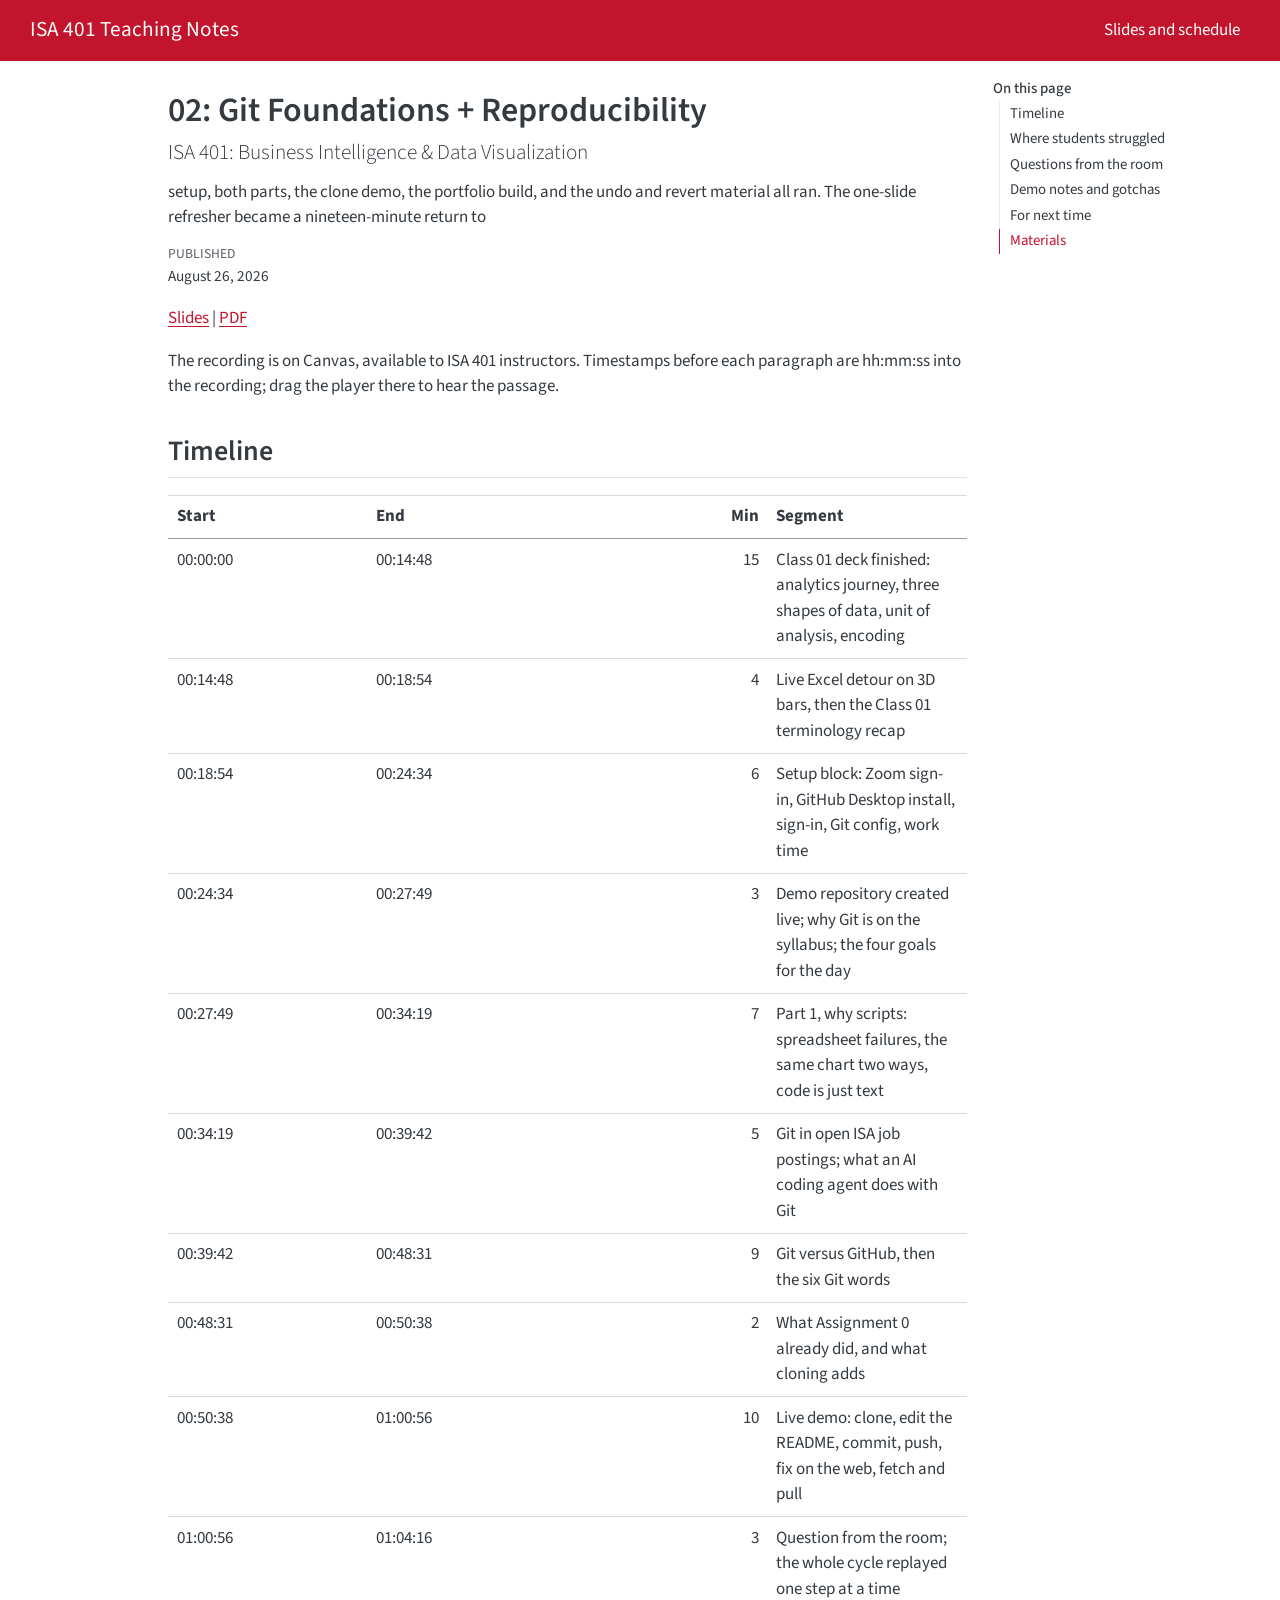
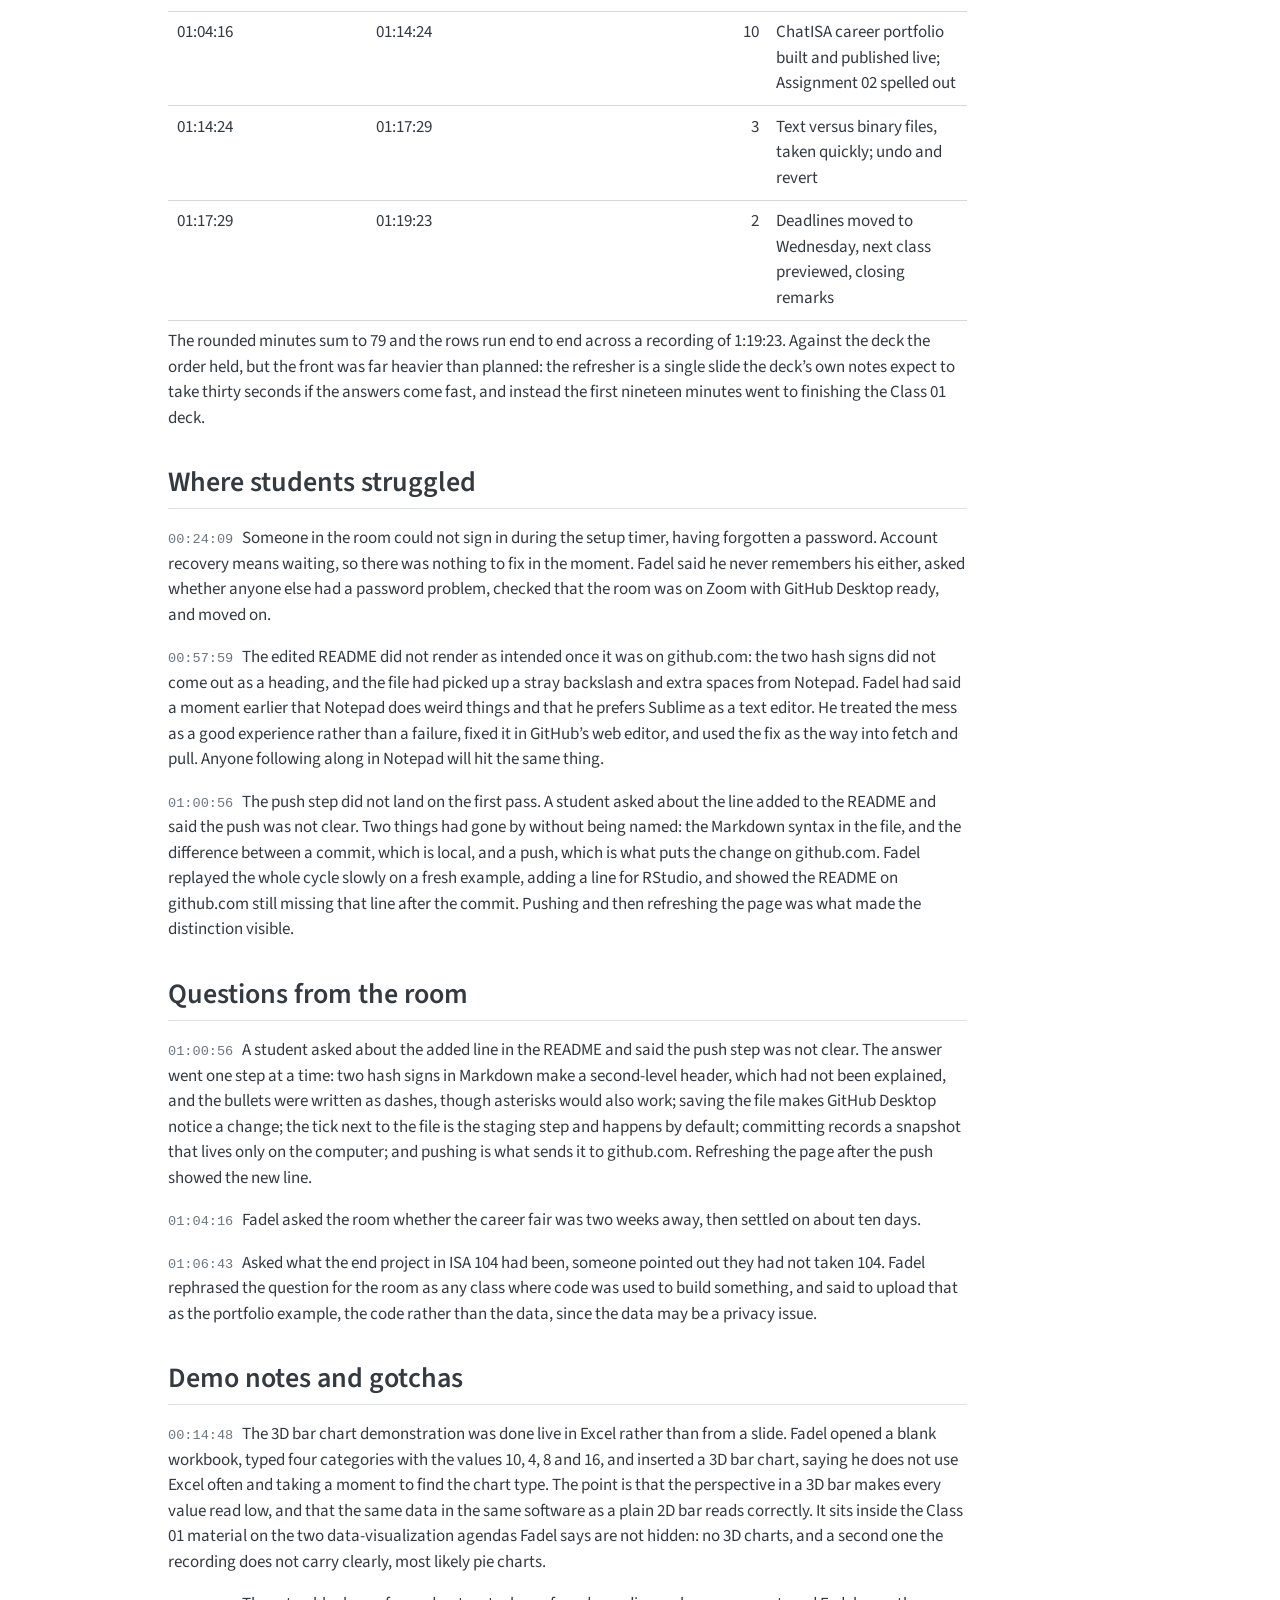
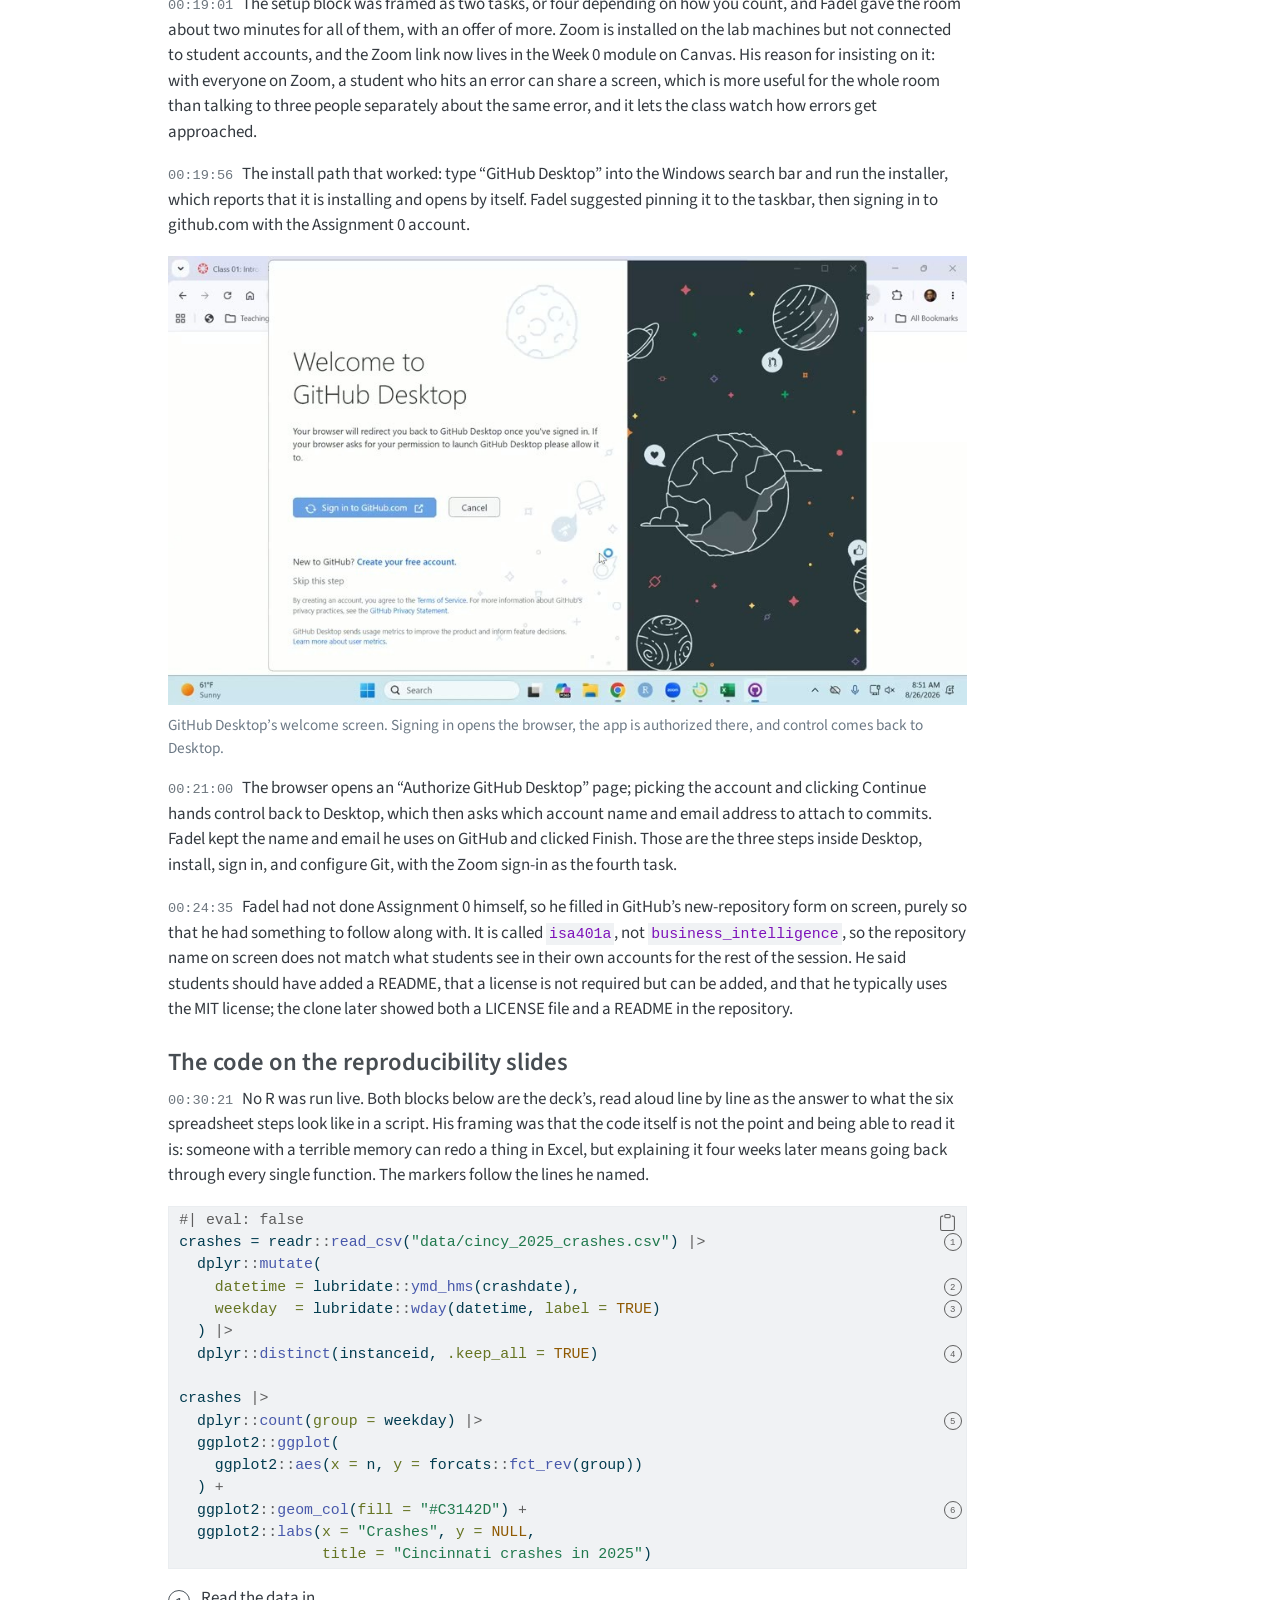
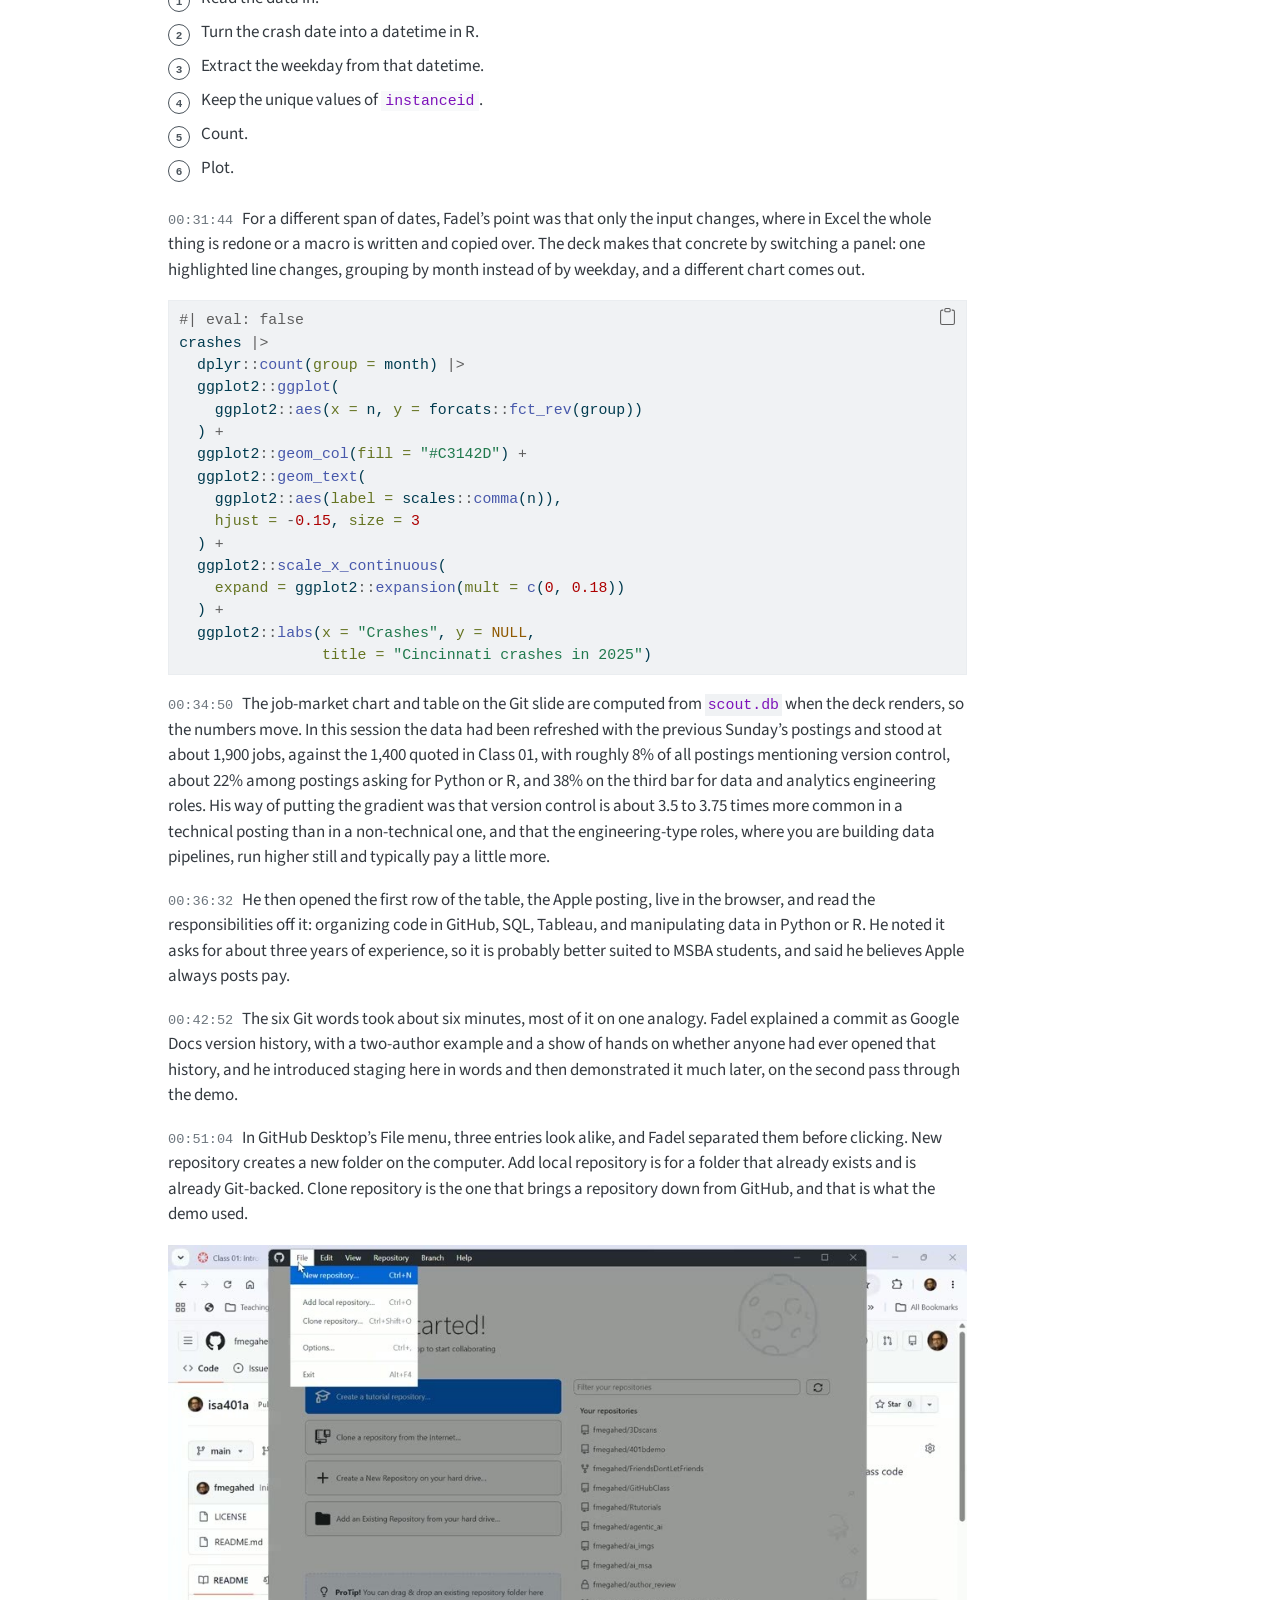
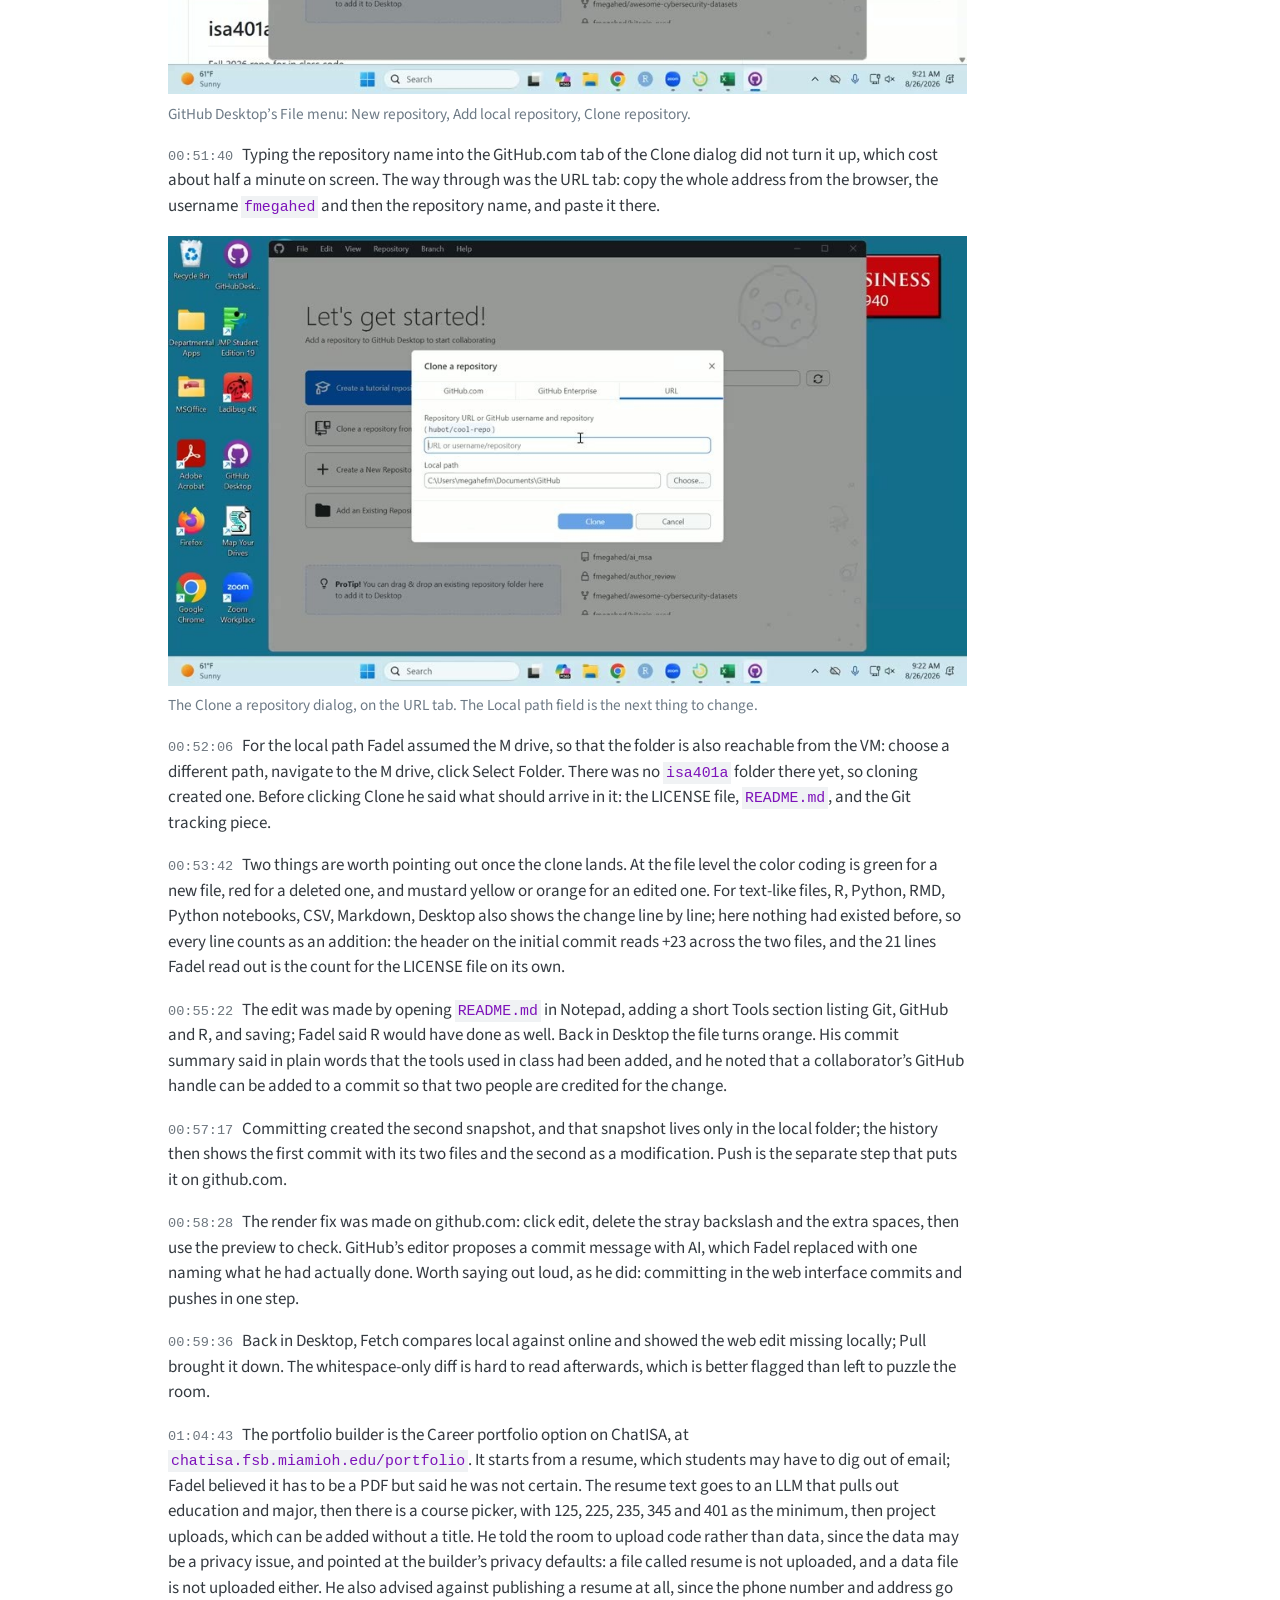
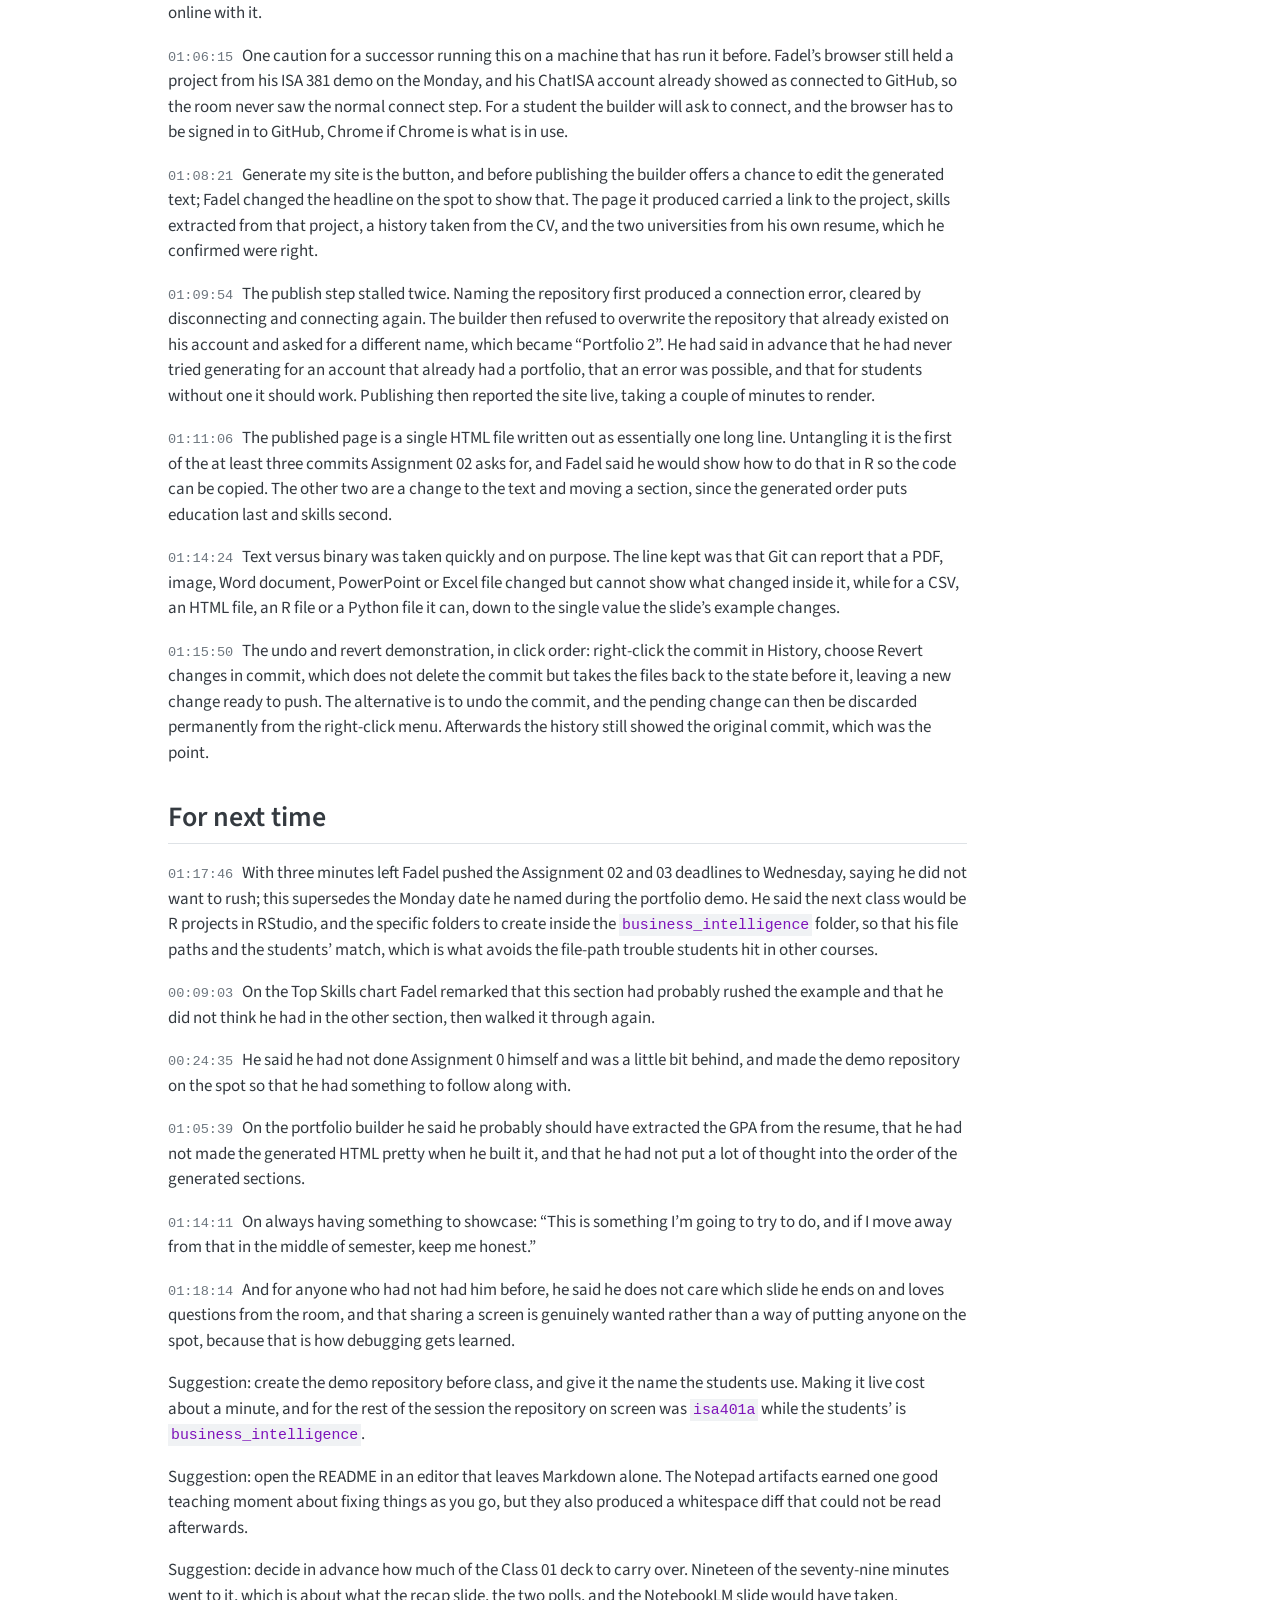
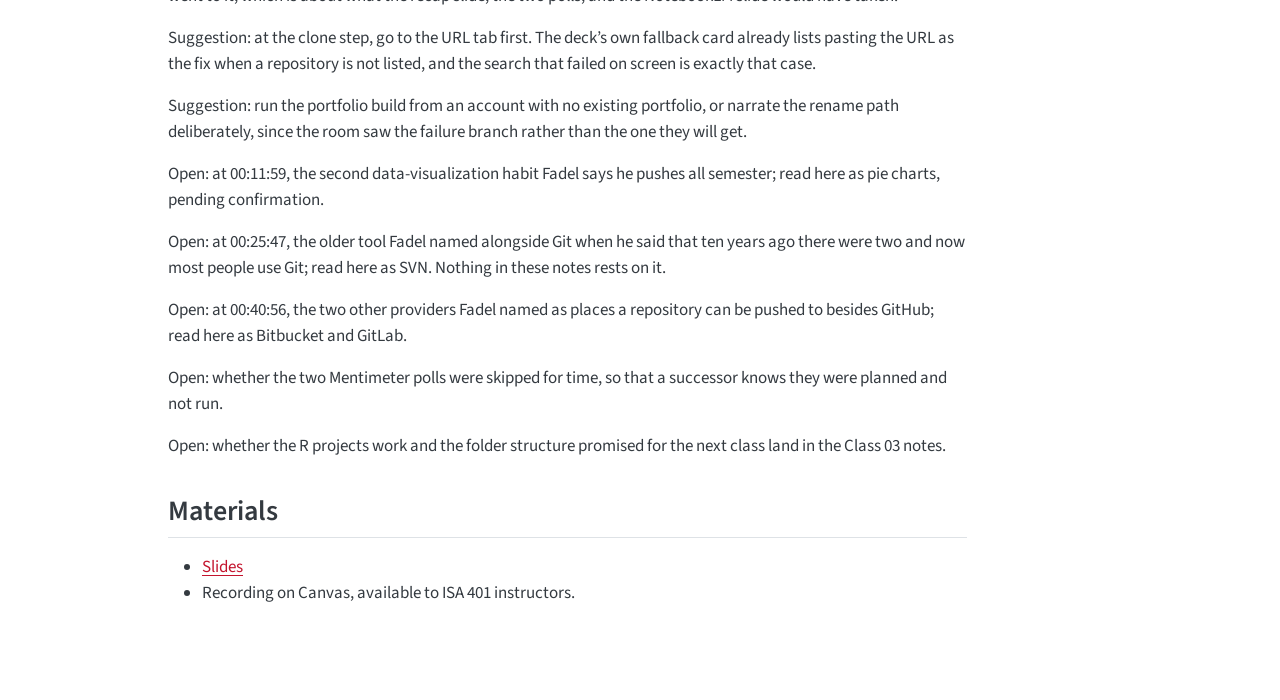
<file: docs/class02/index.html>
<!DOCTYPE html>
<html xmlns="http://www.w3.org/1999/xhtml" lang="en" xml:lang="en"><head>

<meta charset="utf-8">
<meta name="generator" content="quarto-1.10.18">

<meta name="viewport" content="width=device-width, initial-scale=1.0, user-scalable=yes">

<meta name="dcterms.date" content="2026-08-26">
<meta name="description" content="setup, both parts, the clone demo, the portfolio build, and the undo and revert material all ran. The one-slide refresher became a nineteen-minute return to">

<title>02: Git Foundations + Reproducibility – ISA 401 Teaching Notes</title>
<style>
/* Default styles provided by pandoc.
** See https://pandoc.org/MANUAL.html#variables-for-html for config info.
*/
span.smallcaps{font-variant: small-caps;}
div.columns{display: flex; gap: 1.5em;}
div.column{flex: auto;}
@media screen {
div.columns{gap: min(4vw, 1.5em);}
div.column{overflow-x: auto;}
}
div.hanging-indent{margin-left: 1.5em; text-indent: -1.5em;}
ul.task-list{list-style: none;}
ul.task-list li input[type="checkbox"] {
  width: 0.8em;
  margin: 0 0.8em 0.2em -1em; /* quarto-specific, see https://github.com/quarto-dev/quarto-cli/issues/4556 */ 
  vertical-align: middle;
}
/* CSS for syntax highlighting */
html { -webkit-text-size-adjust: 100%; }
pre > code.sourceCode { white-space: pre; position: relative; }
pre > code.sourceCode > span { display: inline-block; line-height: 1.25; }
pre > code.sourceCode > span:empty { height: 1.2em; }
.sourceCode { overflow: visible; }
code.sourceCode > span { color: inherit; text-decoration: inherit; }
div.sourceCode { margin: 1em 0; }
pre.sourceCode { margin: 0; }
@media screen {
div.sourceCode { overflow: auto; }
}
@media print {
pre > code.sourceCode { white-space: pre-wrap; }
pre > code.sourceCode > span { text-indent: -5em; padding-left: 5em; }
}
pre.numberSource code
  { counter-reset: source-line 0; }
pre.numberSource code > span
  { position: relative; left: -4em; counter-increment: source-line; }
pre.numberSource code > span > a:first-child::before
  { content: counter(source-line);
    position: relative; left: -1em; text-align: right; vertical-align: baseline;
    border: none; display: inline-block;
    -webkit-touch-callout: none; -webkit-user-select: none;
    -khtml-user-select: none; -moz-user-select: none;
    -ms-user-select: none; user-select: none;
    padding: 0 4px; width: 4em;
  }
pre.numberSource { margin-left: 3em;  padding-left: 4px; }
div.sourceCode
  {   }
@media screen {
pre > code.sourceCode > span > a:first-child::before { text-decoration: underline; }
}
</style>


<script src="../site_libs/quarto-nav/quarto-nav.js"></script>
<script src="../site_libs/quarto-nav/headroom.min.js"></script>
<link href="../favicon.png" rel="icon" type="image/png">
<script src="../site_libs/clipboard/clipboard.min.js"></script>
<script src="../site_libs/quarto-html/quarto.js" type="module"></script>
<script src="../site_libs/quarto-html/tabsets/tabsets.js" type="module"></script>
<script src="../site_libs/quarto-html/popper.min.js"></script>
<script src="../site_libs/quarto-html/tippy.umd.min.js"></script>
<script src="../site_libs/quarto-html/anchor.min.js"></script>
<link href="../site_libs/quarto-html/tippy.css" rel="stylesheet">
<link href="../site_libs/quarto-html/quarto-syntax-highlighting-64a204ab8560d761af7679ceaba22944.css" rel="stylesheet" id="quarto-text-highlighting-styles">
<script src="../site_libs/bootstrap/bootstrap.min.js"></script>
<link href="../site_libs/bootstrap/bootstrap-icons.css" rel="stylesheet">
<link href="../site_libs/bootstrap/bootstrap-a12129f24db7b5e8b0fdb4b6c93d7bee.min.css" rel="stylesheet" append-hash="true" id="quarto-bootstrap" data-mode="light">
<script id="quarto-search-options" type="application/json">{
  "language": {
    "search-no-results-text": "No results",
    "search-matching-documents-text": "matching documents",
    "search-copy-link-title": "Copy link to search",
    "search-hide-matches-text": "Hide additional matches",
    "search-more-match-text": "more match in this document",
    "search-more-matches-text": "more matches in this document",
    "search-clear-button-title": "Clear",
    "search-text-placeholder": "",
    "search-detached-cancel-button-title": "Cancel",
    "search-submit-button-title": "Submit",
    "search-label": "Search"
  }
}</script>


</head>

<body class="nav-fixed quarto-light">

<div id="quarto-search-results"></div>
  <header id="quarto-header" class="headroom fixed-top">
    <nav class="navbar navbar-expand-lg " data-bs-theme="dark">
      <div class="navbar-container container-fluid">
      <div class="navbar-brand-container mx-auto">
    <a class="navbar-brand" href="../index.html">
    <span class="navbar-title">ISA 401 Teaching Notes</span>
    </a>
  </div>
          <button class="navbar-toggler" type="button" data-bs-toggle="collapse" data-bs-target="#navbarCollapse" aria-controls="navbarCollapse" role="menu" aria-expanded="false" aria-label="Toggle navigation" onclick="if (window.quartoToggleHeadroom) { window.quartoToggleHeadroom(); }">
  <span class="navbar-toggler-icon"></span>
</button>
          <div class="collapse navbar-collapse" id="navbarCollapse">
            <ul class="navbar-nav navbar-nav-scroll ms-auto">
  <li class="nav-item">
    <a class="nav-link" href="https://github.com/fmegahed/isa401#schedule"> 
<span class="menu-text">Slides and schedule</span></a>
  </li>  
</ul>
          </div> <!-- /navcollapse -->
            <div class="quarto-navbar-tools">
</div>
      </div> <!-- /container-fluid -->
    </nav>
</header>
<!-- content -->
<div id="quarto-content" class="quarto-container page-columns page-rows-contents page-layout-article page-navbar">
<!-- sidebar -->
<!-- margin-sidebar -->
    <div id="quarto-margin-sidebar" class="sidebar margin-sidebar">
        <nav id="TOC" role="doc-toc" class="toc-active">
    <h2 id="toc-title">On this page</h2>
   
  <ul>
  <li><a href="#timeline" id="toc-timeline" class="nav-link active" data-scroll-target="#timeline">Timeline</a></li>
  <li><a href="#where-students-struggled" id="toc-where-students-struggled" class="nav-link" data-scroll-target="#where-students-struggled">Where students struggled</a></li>
  <li><a href="#questions-from-the-room" id="toc-questions-from-the-room" class="nav-link" data-scroll-target="#questions-from-the-room">Questions from the room</a></li>
  <li><a href="#demo-notes-and-gotchas" id="toc-demo-notes-and-gotchas" class="nav-link" data-scroll-target="#demo-notes-and-gotchas">Demo notes and gotchas</a>
  <ul class="collapse">
  <li><a href="#the-code-on-the-reproducibility-slides" id="toc-the-code-on-the-reproducibility-slides" class="nav-link" data-scroll-target="#the-code-on-the-reproducibility-slides">The code on the reproducibility slides</a></li>
  </ul></li>
  <li><a href="#for-next-time" id="toc-for-next-time" class="nav-link" data-scroll-target="#for-next-time">For next time</a></li>
  <li><a href="#materials" id="toc-materials" class="nav-link" data-scroll-target="#materials">Materials</a></li>
  </ul>
</nav>
    </div>
<!-- main -->
<main class="content" id="quarto-document-content">

<header id="title-block-header" class="quarto-title-block default">
<div class="quarto-title">
<h1 class="title">02: Git Foundations + Reproducibility</h1>
<p class="subtitle lead">ISA 401: Business Intelligence &amp; Data Visualization</p>
</div>

<div>
  <div class="description">
    setup, both parts, the clone demo, the portfolio build, and the undo and revert material all ran. The one-slide refresher became a nineteen-minute return to
  </div>
</div>


<div class="quarto-title-meta">

    
    <div>
    <div class="quarto-title-meta-heading">Published</div>
    <div class="quarto-title-meta-contents">
      <p class="date">August 26, 2026</p>
    </div>
  </div>
  
    
  </div>
  


</header>


<p><a href="https://fmegahed.github.io/isa401/fall2026/class02/02_git_foundations.html">Slides</a> | <a href="index.pdf">PDF</a></p>
<p>The recording is on Canvas, available to ISA 401 instructors. Timestamps before each paragraph are hh:mm:ss into the recording; drag the player there to hear the passage.</p>
<section id="timeline" class="level2">
<h2 class="anchored" data-anchor-id="timeline">Timeline</h2>
<table class="caption-top table">
<colgroup>
<col style="width: 25%">
<col style="width: 25%">
<col style="width: 25%">
<col style="width: 25%">
</colgroup>
<thead>
<tr class="header">
<th style="text-align: left;">Start</th>
<th style="text-align: left;">End</th>
<th style="text-align: right;">Min</th>
<th style="text-align: left;">Segment</th>
</tr>
</thead>
<tbody>
<tr class="odd">
<td style="text-align: left;">00:00:00</td>
<td style="text-align: left;">00:14:48</td>
<td style="text-align: right;">15</td>
<td style="text-align: left;">Class 01 deck finished: analytics journey, three shapes of data, unit of analysis, encoding</td>
</tr>
<tr class="even">
<td style="text-align: left;">00:14:48</td>
<td style="text-align: left;">00:18:54</td>
<td style="text-align: right;">4</td>
<td style="text-align: left;">Live Excel detour on 3D bars, then the Class 01 terminology recap</td>
</tr>
<tr class="odd">
<td style="text-align: left;">00:18:54</td>
<td style="text-align: left;">00:24:34</td>
<td style="text-align: right;">6</td>
<td style="text-align: left;">Setup block: Zoom sign-in, GitHub Desktop install, sign-in, Git config, work time</td>
</tr>
<tr class="even">
<td style="text-align: left;">00:24:34</td>
<td style="text-align: left;">00:27:49</td>
<td style="text-align: right;">3</td>
<td style="text-align: left;">Demo repository created live; why Git is on the syllabus; the four goals for the day</td>
</tr>
<tr class="odd">
<td style="text-align: left;">00:27:49</td>
<td style="text-align: left;">00:34:19</td>
<td style="text-align: right;">7</td>
<td style="text-align: left;">Part 1, why scripts: spreadsheet failures, the same chart two ways, code is just text</td>
</tr>
<tr class="even">
<td style="text-align: left;">00:34:19</td>
<td style="text-align: left;">00:39:42</td>
<td style="text-align: right;">5</td>
<td style="text-align: left;">Git in open ISA job postings; what an AI coding agent does with Git</td>
</tr>
<tr class="odd">
<td style="text-align: left;">00:39:42</td>
<td style="text-align: left;">00:48:31</td>
<td style="text-align: right;">9</td>
<td style="text-align: left;">Git versus GitHub, then the six Git words</td>
</tr>
<tr class="even">
<td style="text-align: left;">00:48:31</td>
<td style="text-align: left;">00:50:38</td>
<td style="text-align: right;">2</td>
<td style="text-align: left;">What Assignment 0 already did, and what cloning adds</td>
</tr>
<tr class="odd">
<td style="text-align: left;">00:50:38</td>
<td style="text-align: left;">01:00:56</td>
<td style="text-align: right;">10</td>
<td style="text-align: left;">Live demo: clone, edit the README, commit, push, fix on the web, fetch and pull</td>
</tr>
<tr class="even">
<td style="text-align: left;">01:00:56</td>
<td style="text-align: left;">01:04:16</td>
<td style="text-align: right;">3</td>
<td style="text-align: left;">Question from the room; the whole cycle replayed one step at a time</td>
</tr>
<tr class="odd">
<td style="text-align: left;">01:04:16</td>
<td style="text-align: left;">01:14:24</td>
<td style="text-align: right;">10</td>
<td style="text-align: left;">ChatISA career portfolio built and published live; Assignment 02 spelled out</td>
</tr>
<tr class="even">
<td style="text-align: left;">01:14:24</td>
<td style="text-align: left;">01:17:29</td>
<td style="text-align: right;">3</td>
<td style="text-align: left;">Text versus binary files, taken quickly; undo and revert</td>
</tr>
<tr class="odd">
<td style="text-align: left;">01:17:29</td>
<td style="text-align: left;">01:19:23</td>
<td style="text-align: right;">2</td>
<td style="text-align: left;">Deadlines moved to Wednesday, next class previewed, closing remarks</td>
</tr>
</tbody>
</table>
<p>The rounded minutes sum to 79 and the rows run end to end across a recording of 1:19:23. Against the deck the order held, but the front was far heavier than planned: the refresher is a single slide the deck’s own notes expect to take thirty seconds if the answers come fast, and instead the first nineteen minutes went to finishing the Class 01 deck.</p>
<!-- todo: the two Mentimeter polls in the deck (the "which Git verbs did ChatISA run" poll after the portfolio slide, and the "Before You Go" poll) do not appear in the recording. Confirm they were skipped for time so the notes do not need to cover them. -->
</section>
<section id="where-students-struggled" class="level2">
<h2 class="anchored" data-anchor-id="where-students-struggled">Where students struggled</h2>
<p><span class="ts">00:24:09</span> Someone in the room could not sign in during the setup timer, having forgotten a password. Account recovery means waiting, so there was nothing to fix in the moment. Fadel said he never remembers his either, asked whether anyone else had a password problem, checked that the room was on Zoom with GitHub Desktop ready, and moved on.</p>
<p><span class="ts">00:57:59</span> The edited README did not render as intended once it was on github.com: the two hash signs did not come out as a heading, and the file had picked up a stray backslash and extra spaces from Notepad. Fadel had said a moment earlier that Notepad does weird things and that he prefers Sublime as a text editor. He treated the mess as a good experience rather than a failure, fixed it in GitHub’s web editor, and used the fix as the way into fetch and pull. Anyone following along in Notepad will hit the same thing.</p>
<p><span class="ts">01:00:56</span> The push step did not land on the first pass. A student asked about the line added to the README and said the push was not clear. Two things had gone by without being named: the Markdown syntax in the file, and the difference between a commit, which is local, and a push, which is what puts the change on github.com. Fadel replayed the whole cycle slowly on a fresh example, adding a line for RStudio, and showed the README on github.com still missing that line after the commit. Pushing and then refreshing the page was what made the distinction visible.</p>
</section>
<section id="questions-from-the-room" class="level2">
<h2 class="anchored" data-anchor-id="questions-from-the-room">Questions from the room</h2>
<p><span class="ts">01:00:56</span> A student asked about the added line in the README and said the push step was not clear. The answer went one step at a time: two hash signs in Markdown make a second-level header, which had not been explained, and the bullets were written as dashes, though asterisks would also work; saving the file makes GitHub Desktop notice a change; the tick next to the file is the staging step and happens by default; committing records a snapshot that lives only on the computer; and pushing is what sends it to github.com. Refreshing the page after the push showed the new line.</p>
<p><span class="ts">01:04:16</span> Fadel asked the room whether the career fair was two weeks away, then settled on about ten days.</p>
<p><span class="ts">01:06:43</span> Asked what the end project in ISA 104 had been, someone pointed out they had not taken 104. Fadel rephrased the question for the room as any class where code was used to build something, and said to upload that as the portfolio example, the code rather than the data, since the data may be a privacy issue.</p>
</section>
<section id="demo-notes-and-gotchas" class="level2">
<h2 class="anchored" data-anchor-id="demo-notes-and-gotchas">Demo notes and gotchas</h2>
<p><span class="ts">00:14:48</span> The 3D bar chart demonstration was done live in Excel rather than from a slide. Fadel opened a blank workbook, typed four categories with the values 10, 4, 8 and 16, and inserted a 3D bar chart, saying he does not use Excel often and taking a moment to find the chart type. The point is that the perspective in a 3D bar makes every value read low, and that the same data in the same software as a plain 2D bar reads correctly. It sits inside the Class 01 material on the two data-visualization agendas Fadel says are not hidden: no 3D charts, and a second one the recording does not carry clearly, most likely pie charts.</p>
<!-- todo: awaiting answer #1 @ 00:11:59 - the second "not hidden agenda" is garbled in the transcript ("is find this"); I wrote "pie charts". Please confirm. -->
<p><span class="ts">00:19:01</span> The setup block was framed as two tasks, or four depending on how you count, and Fadel gave the room about two minutes for all of them, with an offer of more. Zoom is installed on the lab machines but not connected to student accounts, and the Zoom link now lives in the Week 0 module on Canvas. His reason for insisting on it: with everyone on Zoom, a student who hits an error can share a screen, which is more useful for the whole room than talking to three people separately about the same error, and it lets the class watch how errors get approached.</p>
<p><span class="ts">00:19:56</span> The install path that worked: type “GitHub Desktop” into the Windows search bar and run the installer, which reports that it is installing and opens by itself. Fadel suggested pinning it to the taskbar, then signing in to github.com with the Assignment 0 account.</p>
<div class="quarto-figure quarto-figure-center">
<figure class="figure">
<p><img src="crops/crop-001.jpg" class="img-fluid figure-img"></p>
<figcaption>GitHub Desktop’s welcome screen. Signing in opens the browser, the app is authorized there, and control comes back to Desktop.</figcaption>
</figure>
</div>
<p><span class="ts">00:21:00</span> The browser opens an “Authorize GitHub Desktop” page; picking the account and clicking Continue hands control back to Desktop, which then asks which account name and email address to attach to commits. Fadel kept the name and email he uses on GitHub and clicked Finish. Those are the three steps inside Desktop, install, sign in, and configure Git, with the Zoom sign-in as the fourth task.</p>
<p><span class="ts">00:24:35</span> Fadel had not done Assignment 0 himself, so he filled in GitHub’s new-repository form on screen, purely so that he had something to follow along with. It is called <code>isa401a</code>, not <code>business_intelligence</code>, so the repository name on screen does not match what students see in their own accounts for the rest of the session. He said students should have added a README, that a license is not required but can be added, and that he typically uses the MIT license; the clone later showed both a LICENSE file and a README in the repository.</p>
<section id="the-code-on-the-reproducibility-slides" class="level3">
<h3 class="anchored" data-anchor-id="the-code-on-the-reproducibility-slides">The code on the reproducibility slides</h3>
<p><span class="ts">00:30:21</span> No R was run live. Both blocks below are the deck’s, read aloud line by line as the answer to what the six spreadsheet steps look like in a script. His framing was that the code itself is not the point and being able to read it is: someone with a terrible memory can redo a thing in Excel, but explaining it four weeks later means going back through every single function. The markers follow the lines he named.</p>
<div class="code-copy-outer-scaffold"><div class="sourceCode" id="annotated-cell-1"><pre class="sourceCode r code-annotation-code code-with-copy code-annotated"><code class="sourceCode r"><span id="annotated-cell-1-1"><a href="#annotated-cell-1-1" aria-hidden="true" tabindex="-1"></a><span class="co">#| eval: false</span></span>
<a class="code-annotation-anchor" data-target-cell="annotated-cell-1" data-target-annotation="1" onclick="event.preventDefault();">1</a><span id="annotated-cell-1-2" class="code-annotation-target"><a href="#annotated-cell-1-2" aria-hidden="true" tabindex="-1"></a>crashes <span class="ot">=</span> readr<span class="sc">::</span><span class="fu">read_csv</span>(<span class="st">"data/cincy_2025_crashes.csv"</span>) <span class="sc">|&gt;</span></span>
<span id="annotated-cell-1-3"><a href="#annotated-cell-1-3" aria-hidden="true" tabindex="-1"></a>  dplyr<span class="sc">::</span><span class="fu">mutate</span>(</span>
<a class="code-annotation-anchor" data-target-cell="annotated-cell-1" data-target-annotation="2" onclick="event.preventDefault();">2</a><span id="annotated-cell-1-4" class="code-annotation-target"><a href="#annotated-cell-1-4" aria-hidden="true" tabindex="-1"></a>    <span class="at">datetime =</span> lubridate<span class="sc">::</span><span class="fu">ymd_hms</span>(crashdate),</span>
<a class="code-annotation-anchor" data-target-cell="annotated-cell-1" data-target-annotation="3" onclick="event.preventDefault();">3</a><span id="annotated-cell-1-5" class="code-annotation-target"><a href="#annotated-cell-1-5" aria-hidden="true" tabindex="-1"></a>    <span class="at">weekday  =</span> lubridate<span class="sc">::</span><span class="fu">wday</span>(datetime, <span class="at">label =</span> <span class="cn">TRUE</span>)</span>
<span id="annotated-cell-1-6"><a href="#annotated-cell-1-6" aria-hidden="true" tabindex="-1"></a>  ) <span class="sc">|&gt;</span></span>
<a class="code-annotation-anchor" data-target-cell="annotated-cell-1" data-target-annotation="4" onclick="event.preventDefault();">4</a><span id="annotated-cell-1-7" class="code-annotation-target"><a href="#annotated-cell-1-7" aria-hidden="true" tabindex="-1"></a>  dplyr<span class="sc">::</span><span class="fu">distinct</span>(instanceid, <span class="at">.keep_all =</span> <span class="cn">TRUE</span>)</span>
<span id="annotated-cell-1-8"><a href="#annotated-cell-1-8" aria-hidden="true" tabindex="-1"></a></span>
<span id="annotated-cell-1-9"><a href="#annotated-cell-1-9" aria-hidden="true" tabindex="-1"></a>crashes <span class="sc">|&gt;</span></span>
<a class="code-annotation-anchor" data-target-cell="annotated-cell-1" data-target-annotation="5" onclick="event.preventDefault();">5</a><span id="annotated-cell-1-10" class="code-annotation-target"><a href="#annotated-cell-1-10" aria-hidden="true" tabindex="-1"></a>  dplyr<span class="sc">::</span><span class="fu">count</span>(<span class="at">group =</span> weekday) <span class="sc">|&gt;</span></span>
<span id="annotated-cell-1-11"><a href="#annotated-cell-1-11" aria-hidden="true" tabindex="-1"></a>  ggplot2<span class="sc">::</span><span class="fu">ggplot</span>(</span>
<span id="annotated-cell-1-12"><a href="#annotated-cell-1-12" aria-hidden="true" tabindex="-1"></a>    ggplot2<span class="sc">::</span><span class="fu">aes</span>(<span class="at">x =</span> n, <span class="at">y =</span> forcats<span class="sc">::</span><span class="fu">fct_rev</span>(group))</span>
<span id="annotated-cell-1-13"><a href="#annotated-cell-1-13" aria-hidden="true" tabindex="-1"></a>  ) <span class="sc">+</span></span>
<a class="code-annotation-anchor" data-target-cell="annotated-cell-1" data-target-annotation="6" onclick="event.preventDefault();">6</a><span id="annotated-cell-1-14" class="code-annotation-target"><a href="#annotated-cell-1-14" aria-hidden="true" tabindex="-1"></a>  ggplot2<span class="sc">::</span><span class="fu">geom_col</span>(<span class="at">fill =</span> <span class="st">"#C3142D"</span>) <span class="sc">+</span></span>
<span id="annotated-cell-1-15"><a href="#annotated-cell-1-15" aria-hidden="true" tabindex="-1"></a>  ggplot2<span class="sc">::</span><span class="fu">labs</span>(<span class="at">x =</span> <span class="st">"Crashes"</span>, <span class="at">y =</span> <span class="cn">NULL</span>,</span>
<span id="annotated-cell-1-16"><a href="#annotated-cell-1-16" aria-hidden="true" tabindex="-1"></a>                <span class="at">title =</span> <span class="st">"Cincinnati crashes in 2025"</span>)</span><div class="code-annotation-gutter-bg"></div><div class="code-annotation-gutter"></div></code></pre></div><button title="Copy to Clipboard" class="code-copy-button"><i class="bi"></i></button></div>
<dl class="code-annotation-container-grid">
<dt data-target-cell="annotated-cell-1" data-target-annotation="1">1</dt>
<dd>
<span data-code-cell="annotated-cell-1" data-code-lines="2" data-code-annotation="1">Read the data in.</span>
</dd>
<dt data-target-cell="annotated-cell-1" data-target-annotation="2">2</dt>
<dd>
<span data-code-cell="annotated-cell-1" data-code-lines="4" data-code-annotation="2">Turn the crash date into a datetime in R.</span>
</dd>
<dt data-target-cell="annotated-cell-1" data-target-annotation="3">3</dt>
<dd>
<span data-code-cell="annotated-cell-1" data-code-lines="5" data-code-annotation="3">Extract the weekday from that datetime.</span>
</dd>
<dt data-target-cell="annotated-cell-1" data-target-annotation="4">4</dt>
<dd>
<span data-code-cell="annotated-cell-1" data-code-lines="7" data-code-annotation="4">Keep the unique values of <code>instanceid</code>.</span>
</dd>
<dt data-target-cell="annotated-cell-1" data-target-annotation="5">5</dt>
<dd>
<span data-code-cell="annotated-cell-1" data-code-lines="10" data-code-annotation="5">Count.</span>
</dd>
<dt data-target-cell="annotated-cell-1" data-target-annotation="6">6</dt>
<dd>
<span data-code-cell="annotated-cell-1" data-code-lines="14" data-code-annotation="6">Plot.</span>
</dd>
</dl>
<p><span class="ts">00:31:44</span> For a different span of dates, Fadel’s point was that only the input changes, where in Excel the whole thing is redone or a macro is written and copied over. The deck makes that concrete by switching a panel: one highlighted line changes, grouping by month instead of by weekday, and a different chart comes out.</p>
<div class="code-copy-outer-scaffold"><div class="sourceCode" id="cb1"><pre class="sourceCode r code-with-copy"><code class="sourceCode r"><span id="cb1-1"><a href="#cb1-1" aria-hidden="true" tabindex="-1"></a><span class="co">#| eval: false</span></span>
<span id="cb1-2"><a href="#cb1-2" aria-hidden="true" tabindex="-1"></a>crashes <span class="sc">|&gt;</span></span>
<span id="cb1-3"><a href="#cb1-3" aria-hidden="true" tabindex="-1"></a>  dplyr<span class="sc">::</span><span class="fu">count</span>(<span class="at">group =</span> month) <span class="sc">|&gt;</span></span>
<span id="cb1-4"><a href="#cb1-4" aria-hidden="true" tabindex="-1"></a>  ggplot2<span class="sc">::</span><span class="fu">ggplot</span>(</span>
<span id="cb1-5"><a href="#cb1-5" aria-hidden="true" tabindex="-1"></a>    ggplot2<span class="sc">::</span><span class="fu">aes</span>(<span class="at">x =</span> n, <span class="at">y =</span> forcats<span class="sc">::</span><span class="fu">fct_rev</span>(group))</span>
<span id="cb1-6"><a href="#cb1-6" aria-hidden="true" tabindex="-1"></a>  ) <span class="sc">+</span></span>
<span id="cb1-7"><a href="#cb1-7" aria-hidden="true" tabindex="-1"></a>  ggplot2<span class="sc">::</span><span class="fu">geom_col</span>(<span class="at">fill =</span> <span class="st">"#C3142D"</span>) <span class="sc">+</span></span>
<span id="cb1-8"><a href="#cb1-8" aria-hidden="true" tabindex="-1"></a>  ggplot2<span class="sc">::</span><span class="fu">geom_text</span>(</span>
<span id="cb1-9"><a href="#cb1-9" aria-hidden="true" tabindex="-1"></a>    ggplot2<span class="sc">::</span><span class="fu">aes</span>(<span class="at">label =</span> scales<span class="sc">::</span><span class="fu">comma</span>(n)),</span>
<span id="cb1-10"><a href="#cb1-10" aria-hidden="true" tabindex="-1"></a>    <span class="at">hjust =</span> <span class="sc">-</span><span class="fl">0.15</span>, <span class="at">size =</span> <span class="dv">3</span></span>
<span id="cb1-11"><a href="#cb1-11" aria-hidden="true" tabindex="-1"></a>  ) <span class="sc">+</span></span>
<span id="cb1-12"><a href="#cb1-12" aria-hidden="true" tabindex="-1"></a>  ggplot2<span class="sc">::</span><span class="fu">scale_x_continuous</span>(</span>
<span id="cb1-13"><a href="#cb1-13" aria-hidden="true" tabindex="-1"></a>    <span class="at">expand =</span> ggplot2<span class="sc">::</span><span class="fu">expansion</span>(<span class="at">mult =</span> <span class="fu">c</span>(<span class="dv">0</span>, <span class="fl">0.18</span>))</span>
<span id="cb1-14"><a href="#cb1-14" aria-hidden="true" tabindex="-1"></a>  ) <span class="sc">+</span></span>
<span id="cb1-15"><a href="#cb1-15" aria-hidden="true" tabindex="-1"></a>  ggplot2<span class="sc">::</span><span class="fu">labs</span>(<span class="at">x =</span> <span class="st">"Crashes"</span>, <span class="at">y =</span> <span class="cn">NULL</span>,</span>
<span id="cb1-16"><a href="#cb1-16" aria-hidden="true" tabindex="-1"></a>                <span class="at">title =</span> <span class="st">"Cincinnati crashes in 2025"</span>)</span></code></pre></div><button title="Copy to Clipboard" class="code-copy-button"><i class="bi"></i></button></div>
<p><span class="ts">00:34:50</span> The job-market chart and table on the Git slide are computed from <code>scout.db</code> when the deck renders, so the numbers move. In this session the data had been refreshed with the previous Sunday’s postings and stood at about 1,900 jobs, against the 1,400 quoted in Class 01, with roughly 8% of all postings mentioning version control, about 22% among postings asking for Python or R, and 38% on the third bar for data and analytics engineering roles. His way of putting the gradient was that version control is about 3.5 to 3.75 times more common in a technical posting than in a non-technical one, and that the engineering-type roles, where you are building data pipelines, run higher still and typically pay a little more.</p>
<p><span class="ts">00:36:32</span> He then opened the first row of the table, the Apple posting, live in the browser, and read the responsibilities off it: organizing code in GitHub, SQL, Tableau, and manipulating data in Python or R. He noted it asks for about three years of experience, so it is probably better suited to MSBA students, and said he believes Apple always posts pay.</p>
<p><span class="ts">00:42:52</span> The six Git words took about six minutes, most of it on one analogy. Fadel explained a commit as Google Docs version history, with a two-author example and a show of hands on whether anyone had ever opened that history, and he introduced staging here in words and then demonstrated it much later, on the second pass through the demo.</p>
<p><span class="ts">00:51:04</span> In GitHub Desktop’s File menu, three entries look alike, and Fadel separated them before clicking. New repository creates a new folder on the computer. Add local repository is for a folder that already exists and is already Git-backed. Clone repository is the one that brings a repository down from GitHub, and that is what the demo used.</p>
<div class="quarto-figure quarto-figure-center">
<figure class="figure">
<p><img src="crops/crop-002.jpg" class="img-fluid figure-img"></p>
<figcaption>GitHub Desktop’s File menu: New repository, Add local repository, Clone repository.</figcaption>
</figure>
</div>
<p><span class="ts">00:51:40</span> Typing the repository name into the GitHub.com tab of the Clone dialog did not turn it up, which cost about half a minute on screen. The way through was the URL tab: copy the whole address from the browser, the username <code>fmegahed</code> and then the repository name, and paste it there.</p>
<div class="quarto-figure quarto-figure-center">
<figure class="figure">
<p><img src="crops/crop-003.jpg" class="img-fluid figure-img"></p>
<figcaption>The Clone a repository dialog, on the URL tab. The Local path field is the next thing to change.</figcaption>
</figure>
</div>
<p><span class="ts">00:52:06</span> For the local path Fadel assumed the M drive, so that the folder is also reachable from the VM: choose a different path, navigate to the M drive, click Select Folder. There was no <code>isa401a</code> folder there yet, so cloning created one. Before clicking Clone he said what should arrive in it: the LICENSE file, <code>README.md</code>, and the Git tracking piece.</p>
<p><span class="ts">00:53:42</span> Two things are worth pointing out once the clone lands. At the file level the color coding is green for a new file, red for a deleted one, and mustard yellow or orange for an edited one. For text-like files, R, Python, RMD, Python notebooks, CSV, Markdown, Desktop also shows the change line by line; here nothing had existed before, so every line counts as an addition: the header on the initial commit reads +23 across the two files, and the 21 lines Fadel read out is the count for the LICENSE file on its own.</p>
<p><span class="ts">00:55:22</span> The edit was made by opening <code>README.md</code> in Notepad, adding a short Tools section listing Git, GitHub and R, and saving; Fadel said R would have done as well. Back in Desktop the file turns orange. His commit summary said in plain words that the tools used in class had been added, and he noted that a collaborator’s GitHub handle can be added to a commit so that two people are credited for the change.</p>
<p><span class="ts">00:57:17</span> Committing created the second snapshot, and that snapshot lives only in the local folder; the history then shows the first commit with its two files and the second as a modification. Push is the separate step that puts it on github.com.</p>
<p><span class="ts">00:58:28</span> The render fix was made on github.com: click edit, delete the stray backslash and the extra spaces, then use the preview to check. GitHub’s editor proposes a commit message with AI, which Fadel replaced with one naming what he had actually done. Worth saying out loud, as he did: committing in the web interface commits and pushes in one step.</p>
<p><span class="ts">00:59:36</span> Back in Desktop, Fetch compares local against online and showed the web edit missing locally; Pull brought it down. The whitespace-only diff is hard to read afterwards, which is better flagged than left to puzzle the room.</p>
<p><span class="ts">01:04:43</span> The portfolio builder is the Career portfolio option on ChatISA, at <code>chatisa.fsb.miamioh.edu/portfolio</code>. It starts from a resume, which students may have to dig out of email; Fadel believed it has to be a PDF but said he was not certain. The resume text goes to an LLM that pulls out education and major, then there is a course picker, with 125, 225, 235, 345 and 401 as the minimum, then project uploads, which can be added without a title. He told the room to upload code rather than data, since the data may be a privacy issue, and pointed at the builder’s privacy defaults: a file called resume is not uploaded, and a data file is not uploaded either. He also advised against publishing a resume at all, since the phone number and address go online with it.</p>
<p><span class="ts">01:06:15</span> One caution for a successor running this on a machine that has run it before. Fadel’s browser still held a project from his ISA 381 demo on the Monday, and his ChatISA account already showed as connected to GitHub, so the room never saw the normal connect step. For a student the builder will ask to connect, and the browser has to be signed in to GitHub, Chrome if Chrome is what is in use.</p>
<p><span class="ts">01:08:21</span> Generate my site is the button, and before publishing the builder offers a chance to edit the generated text; Fadel changed the headline on the spot to show that. The page it produced carried a link to the project, skills extracted from that project, a history taken from the CV, and the two universities from his own resume, which he confirmed were right.</p>
<p><span class="ts">01:09:54</span> The publish step stalled twice. Naming the repository first produced a connection error, cleared by disconnecting and connecting again. The builder then refused to overwrite the repository that already existed on his account and asked for a different name, which became “Portfolio 2”. He had said in advance that he had never tried generating for an account that already had a portfolio, that an error was possible, and that for students without one it should work. Publishing then reported the site live, taking a couple of minutes to render.</p>
<p><span class="ts">01:11:06</span> The published page is a single HTML file written out as essentially one long line. Untangling it is the first of the at least three commits Assignment 02 asks for, and Fadel said he would show how to do that in R so the code can be copied. The other two are a change to the text and moving a section, since the generated order puts education last and skills second.</p>
<p><span class="ts">01:14:24</span> Text versus binary was taken quickly and on purpose. The line kept was that Git can report that a PDF, image, Word document, PowerPoint or Excel file changed but cannot show what changed inside it, while for a CSV, an HTML file, an R file or a Python file it can, down to the single value the slide’s example changes.</p>
<p><span class="ts">01:15:50</span> The undo and revert demonstration, in click order: right-click the commit in History, choose Revert changes in commit, which does not delete the commit but takes the files back to the state before it, leaving a new change ready to push. The alternative is to undo the commit, and the pending change can then be discarded permanently from the right-click menu. Afterwards the history still showed the original commit, which was the point.</p>
</section>
</section>
<section id="for-next-time" class="level2">
<h2 class="anchored" data-anchor-id="for-next-time">For next time</h2>
<p><span class="ts">01:17:46</span> With three minutes left Fadel pushed the Assignment 02 and 03 deadlines to Wednesday, saying he did not want to rush; this supersedes the Monday date he named during the portfolio demo. He said the next class would be R projects in RStudio, and the specific folders to create inside the <code>business_intelligence</code> folder, so that his file paths and the students’ match, which is what avoids the file-path trouble students hit in other courses.</p>
<!-- todo: next class was promised to cover R projects in RStudio and the exact folder structure to create inside business_intelligence (01:17:52). Confirm that lands in the Class 03 notes. -->
<p><span class="ts">00:09:03</span> On the Top Skills chart Fadel remarked that this section had probably rushed the example and that he did not think he had in the other section, then walked it through again.</p>
<p><span class="ts">00:24:35</span> He said he had not done Assignment 0 himself and was a little bit behind, and made the demo repository on the spot so that he had something to follow along with.</p>
<p><span class="ts">01:05:39</span> On the portfolio builder he said he probably should have extracted the GPA from the resume, that he had not made the generated HTML pretty when he built it, and that he had not put a lot of thought into the order of the generated sections.</p>
<p><span class="ts">01:14:11</span> On always having something to showcase: “This is something I’m going to try to do, and if I move away from that in the middle of semester, keep me honest.”</p>
<p><span class="ts">01:18:14</span> And for anyone who had not had him before, he said he does not care which slide he ends on and loves questions from the room, and that sharing a screen is genuinely wanted rather than a way of putting anyone on the spot, because that is how debugging gets learned.</p>
<p>Suggestion: create the demo repository before class, and give it the name the students use. Making it live cost about a minute, and for the rest of the session the repository on screen was <code>isa401a</code> while the students’ is <code>business_intelligence</code>.</p>
<p>Suggestion: open the README in an editor that leaves Markdown alone. The Notepad artifacts earned one good teaching moment about fixing things as you go, but they also produced a whitespace diff that could not be read afterwards.</p>
<p>Suggestion: decide in advance how much of the Class 01 deck to carry over. Nineteen of the seventy-nine minutes went to it, which is about what the recap slide, the two polls, and the NotebookLM slide would have taken.</p>
<p>Suggestion: at the clone step, go to the URL tab first. The deck’s own fallback card already lists pasting the URL as the fix when a repository is not listed, and the search that failed on screen is exactly that case.</p>
<p>Suggestion: run the portfolio build from an account with no existing portfolio, or narrate the rename path deliberately, since the room saw the failure branch rather than the one they will get.</p>
<p>Open: at 00:11:59, the second data-visualization habit Fadel says he pushes all semester; read here as pie charts, pending confirmation.</p>
<!-- todo: awaiting answer #1 @ 00:11:59 - the second "not hidden agenda" is garbled ("is find this"); I wrote "pie charts". -->
<p>Open: at 00:25:47, the older tool Fadel named alongside Git when he said that ten years ago there were two and now most people use Git; read here as SVN. Nothing in these notes rests on it.</p>
<!-- todo: awaiting answer #2 @ 00:25:47 - "GET and SPM"; I wrote "Git and SVN". -->
<p>Open: at 00:40:56, the two other providers Fadel named as places a repository can be pushed to besides GitHub; read here as Bitbucket and GitLab.</p>
<!-- todo: awaiting answer #3 @ 00:40:56 - alternative Git hosts garbled ("in bots" / "GetLab"); I wrote Bitbucket and GitLab. -->
<p>Open: whether the two Mentimeter polls were skipped for time, so that a successor knows they were planned and not run.</p>
<p>Open: whether the R projects work and the folder structure promised for the next class land in the Class 03 notes.</p>
</section>
<section id="materials" class="level2">
<h2 class="anchored" data-anchor-id="materials">Materials</h2>
<ul>
<li><a href="https://fmegahed.github.io/isa401/fall2026/class02/02_git_foundations.html">Slides</a></li>
<li>Recording on Canvas, available to ISA 401 instructors.</li>
</ul>


</section>

</main> <!-- /main -->
<script id="quarto-html-after-body" type="application/javascript">
  window.document.addEventListener("DOMContentLoaded", function (event) {
    const icon = "";
    const anchorJS = new window.AnchorJS();
    anchorJS.options = {
      placement: 'right',
      icon: icon
    };
    anchorJS.add('.anchored');
    const isCodeAnnotation = (el) => {
      for (const clz of el.classList) {
        if (clz.startsWith('code-annotation-')) {                     
          return true;
        }
      }
      return false;
    }
    const onCopySuccess = function(e) {
      // button target
      const button = e.trigger;
      // don't keep focus
      button.blur();
      // flash "checked"
      button.classList.add('code-copy-button-checked');
      var currentTitle = button.getAttribute("title");
      button.setAttribute("title", "Copied!");
      let tooltip;
      if (window.bootstrap) {
        button.setAttribute("data-bs-toggle", "tooltip");
        button.setAttribute("data-bs-placement", "left");
        button.setAttribute("data-bs-title", "Copied!");
        tooltip = new bootstrap.Tooltip(button, 
          { trigger: "manual", 
            customClass: "code-copy-button-tooltip",
            offset: [0, -8]});
        tooltip.show();    
      }
      setTimeout(function() {
        if (tooltip) {
          tooltip.hide();
          button.removeAttribute("data-bs-title");
          button.removeAttribute("data-bs-toggle");
          button.removeAttribute("data-bs-placement");
        }
        button.setAttribute("title", currentTitle);
        button.classList.remove('code-copy-button-checked');
      }, 1000);
      // clear code selection
      e.clearSelection();
    }
    const getTextToCopy = function(trigger) {
      const outerScaffold = trigger.parentElement.cloneNode(true);
      const codeEl = outerScaffold.querySelector('code');
      for (const childEl of codeEl.children) {
        if (isCodeAnnotation(childEl)) {
          childEl.remove();
        }
      }
      return codeEl.innerText;
    }
    const clipboard = new window.ClipboardJS('.code-copy-button:not([data-in-quarto-modal])', {
      text: getTextToCopy
    });
    clipboard.on('success', onCopySuccess);
    if (window.document.getElementById('quarto-embedded-source-code-modal')) {
      const clipboardModal = new window.ClipboardJS('.code-copy-button[data-in-quarto-modal]', {
        text: getTextToCopy,
        container: window.document.getElementById('quarto-embedded-source-code-modal')
      });
      clipboardModal.on('success', onCopySuccess);
    }
      var localhostRegex = new RegExp(/^(?:http|https):\/\/localhost\:?[0-9]*\//);
      var mailtoRegex = new RegExp(/^mailto:/);
        var filterRegex = new RegExp('/' + window.location.host + '/');
      var isInternal = (href) => {
          return filterRegex.test(href) || localhostRegex.test(href) || mailtoRegex.test(href);
      }
      // Inspect non-navigation links and adorn them if external
     var links = window.document.querySelectorAll('a[href]:not(.nav-link):not(.navbar-brand):not(.toc-action):not(.sidebar-link):not(.sidebar-item-toggle):not(.pagination-link):not(.no-external):not([aria-hidden]):not(.dropdown-item):not(.quarto-navigation-tool):not(.about-link)');
      for (var i=0; i<links.length; i++) {
        const link = links[i];
        if (!isInternal(link.href)) {
          // undo the damage that might have been done by quarto-nav.js in the case of
          // links that we want to consider external
          if (link.dataset.originalHref !== undefined) {
            link.href = link.dataset.originalHref;
          }
        }
      }
    function tippyHover(el, contentFn, onTriggerFn, onUntriggerFn) {
      const config = {
        allowHTML: true,
        maxWidth: 500,
        delay: 100,
        arrow: false,
        appendTo: function(el) {
            return el.parentElement;
        },
        interactive: true,
        interactiveBorder: 10,
        theme: 'quarto',
        placement: 'bottom-start',
      };
      if (contentFn) {
        config.content = contentFn;
      }
      if (onTriggerFn) {
        config.onTrigger = onTriggerFn;
      }
      if (onUntriggerFn) {
        config.onUntrigger = onUntriggerFn;
      }
      window.tippy(el, config); 
    }
    const noterefs = window.document.querySelectorAll('a[role="doc-noteref"]');
    for (var i=0; i<noterefs.length; i++) {
      const ref = noterefs[i];
      tippyHover(ref, function() {
        // use id or data attribute instead here
        let href = ref.getAttribute('data-footnote-href') || ref.getAttribute('href');
        try { href = new URL(href).hash; } catch {}
        const id = href.replace(/^#\/?/, "");
        const note = window.document.getElementById(id);
        if (note) {
          return note.innerHTML;
        } else {
          return "";
        }
      });
    }
    const xrefs = window.document.querySelectorAll('a.quarto-xref');
    const processXRef = (id, note) => {
      // Strip column container classes
      const stripColumnClz = (el) => {
        el.classList.remove("page-full", "page-columns");
        if (el.children) {
          for (const child of el.children) {
            stripColumnClz(child);
          }
        }
      }
      stripColumnClz(note)
      if (id === null || id.startsWith('sec-')) {
        // Special case sections, only their first couple elements
        const container = document.createElement("div");
        if (note.children && note.children.length > 2) {
          container.appendChild(note.children[0].cloneNode(true));
          for (let i = 1; i < note.children.length; i++) {
            const child = note.children[i];
            if (child.tagName === "P" && child.innerText === "") {
              continue;
            } else {
              container.appendChild(child.cloneNode(true));
              break;
            }
          }
          if (window.Quarto?.typesetMath) {
            window.Quarto.typesetMath(container);
          }
          return container.innerHTML
        } else {
          if (window.Quarto?.typesetMath) {
            window.Quarto.typesetMath(note);
          }
          return note.innerHTML;
        }
      } else {
        // Remove any anchor links if they are present
        const anchorLink = note.querySelector('a.anchorjs-link');
        if (anchorLink) {
          anchorLink.remove();
        }
        if (window.Quarto?.typesetMath) {
          window.Quarto.typesetMath(note);
        }
        if (note.classList.contains("callout")) {
          return note.outerHTML;
        } else {
          return note.innerHTML;
        }
      }
    }
    for (var i=0; i<xrefs.length; i++) {
      const xref = xrefs[i];
      tippyHover(xref, undefined, function(instance) {
        instance.disable();
        let url = xref.getAttribute('href');
        let hash = undefined; 
        if (url.startsWith('#')) {
          hash = url;
        } else {
          try { hash = new URL(url).hash; } catch {}
        }
        if (hash) {
          const id = hash.replace(/^#\/?/, "");
          const note = window.document.getElementById(id);
          if (note !== null) {
            try {
              const html = processXRef(id, note.cloneNode(true));
              instance.setContent(html);
            } finally {
              instance.enable();
              instance.show();
            }
          } else {
            // See if we can fetch this
            fetch(url.split('#')[0])
            .then(res => res.text())
            .then(html => {
              const parser = new DOMParser();
              const htmlDoc = parser.parseFromString(html, "text/html");
              const note = htmlDoc.getElementById(id);
              if (note !== null) {
                const html = processXRef(id, note);
                instance.setContent(html);
              } 
            }).finally(() => {
              instance.enable();
              instance.show();
            });
          }
        } else {
          // See if we can fetch a full url (with no hash to target)
          // This is a special case and we should probably do some content thinning / targeting
          fetch(url)
          .then(res => res.text())
          .then(html => {
            const parser = new DOMParser();
            const htmlDoc = parser.parseFromString(html, "text/html");
            const note = htmlDoc.querySelector('main.content');
            if (note !== null) {
              // This should only happen for chapter cross references
              // (since there is no id in the URL)
              // remove the first header
              if (note.children.length > 0 && note.children[0].tagName === "HEADER") {
                note.children[0].remove();
              }
              const html = processXRef(null, note);
              instance.setContent(html);
            } 
          }).finally(() => {
            instance.enable();
            instance.show();
          });
        }
      }, function(instance) {
      });
    }
        let selectedAnnoteEl;
        const selectorForAnnotation = ( cell, annotation) => {
          let cellAttr = 'data-code-cell="' + cell + '"';
          let lineAttr = 'data-code-annotation="' +  annotation + '"';
          const selector = 'span[' + cellAttr + '][' + lineAttr + ']';
          return selector;
        }
        const selectCodeLines = (annoteEl) => {
          const doc = window.document;
          const targetCell = annoteEl.getAttribute("data-target-cell");
          const targetAnnotation = annoteEl.getAttribute("data-target-annotation");
          const annoteSpan = window.document.querySelector(selectorForAnnotation(targetCell, targetAnnotation));
          const lines = annoteSpan.getAttribute("data-code-lines").split(",");
          const lineIds = lines.map((line) => {
            return targetCell + "-" + line;
          })
          let top = null;
          let height = null;
          let parent = null;
          if (lineIds.length > 0) {
              //compute the position of the single el (top and bottom and make a div)
              const el = window.document.getElementById(lineIds[0]);
              top = el.offsetTop;
              height = el.offsetHeight;
              parent = el.parentElement.parentElement;
            if (lineIds.length > 1) {
              const lastEl = window.document.getElementById(lineIds[lineIds.length - 1]);
              const bottom = lastEl.offsetTop + lastEl.offsetHeight;
              height = bottom - top;
            }
            if (top !== null && height !== null && parent !== null) {
              // cook up a div (if necessary) and position it 
              let div = window.document.getElementById("code-annotation-line-highlight");
              if (div === null) {
                div = window.document.createElement("div");
                div.setAttribute("id", "code-annotation-line-highlight");
                div.style.position = 'absolute';
                parent.appendChild(div);
              }
              div.style.top = top - 2 + "px";
              div.style.height = height + 4 + "px";
              div.style.left = 0;
              let gutterDiv = window.document.getElementById("code-annotation-line-highlight-gutter");
              if (gutterDiv === null) {
                gutterDiv = window.document.createElement("div");
                gutterDiv.setAttribute("id", "code-annotation-line-highlight-gutter");
                gutterDiv.style.position = 'absolute';
                const codeCell = window.document.getElementById(targetCell);
                const gutter = codeCell.querySelector('.code-annotation-gutter');
                gutter.appendChild(gutterDiv);
              }
              gutterDiv.style.top = top - 2 + "px";
              gutterDiv.style.height = height + 4 + "px";
            }
            selectedAnnoteEl = annoteEl;
          }
        };
        const unselectCodeLines = () => {
          const elementsIds = ["code-annotation-line-highlight", "code-annotation-line-highlight-gutter"];
          elementsIds.forEach((elId) => {
            const div = window.document.getElementById(elId);
            if (div) {
              div.remove();
            }
          });
          selectedAnnoteEl = undefined;
        };
          // Handle positioning of the toggle
      window.addEventListener(
        "resize",
        throttle(() => {
          elRect = undefined;
          if (selectedAnnoteEl) {
            selectCodeLines(selectedAnnoteEl);
          }
        }, 10)
      );
      function throttle(fn, ms) {
      let throttle = false;
      let timer;
        return (...args) => {
          if(!throttle) { // first call gets through
              fn.apply(this, args);
              throttle = true;
          } else { // all the others get throttled
              if(timer) clearTimeout(timer); // cancel #2
              timer = setTimeout(() => {
                fn.apply(this, args);
                timer = throttle = false;
              }, ms);
          }
        };
      }
        // Attach click handler to the DT
        const annoteDls = window.document.querySelectorAll('dt[data-target-cell]');
        for (const annoteDlNode of annoteDls) {
          annoteDlNode.addEventListener('click', (event) => {
            const clickedEl = event.target;
            if (clickedEl !== selectedAnnoteEl) {
              unselectCodeLines();
              const activeEl = window.document.querySelector('dt[data-target-cell].code-annotation-active');
              if (activeEl) {
                activeEl.classList.remove('code-annotation-active');
              }
              selectCodeLines(clickedEl);
              clickedEl.classList.add('code-annotation-active');
            } else {
              // Unselect the line
              unselectCodeLines();
              clickedEl.classList.remove('code-annotation-active');
            }
          });
        }
    const findCites = (el) => {
      const parentEl = el.parentElement;
      if (parentEl) {
        const cites = parentEl.dataset.cites;
        if (cites) {
          return {
            el,
            cites: cites.split(' ')
          };
        } else {
          return findCites(el.parentElement)
        }
      } else {
        return undefined;
      }
    };
    var bibliorefs = window.document.querySelectorAll('a[role="doc-biblioref"]');
    for (var i=0; i<bibliorefs.length; i++) {
      const ref = bibliorefs[i];
      const citeInfo = findCites(ref);
      if (citeInfo) {
        tippyHover(citeInfo.el, function() {
          var popup = window.document.createElement('div');
          citeInfo.cites.forEach(function(cite) {
            var citeDiv = window.document.createElement('div');
            citeDiv.classList.add('hanging-indent');
            citeDiv.classList.add('csl-entry');
            var biblioDiv = window.document.getElementById('ref-' + cite);
            if (biblioDiv) {
              citeDiv.innerHTML = biblioDiv.innerHTML;
            }
            popup.appendChild(citeDiv);
          });
          return popup.innerHTML;
        });
      }
    }
  });
  </script>
</div> <!-- /content -->




</body></html>
</file>
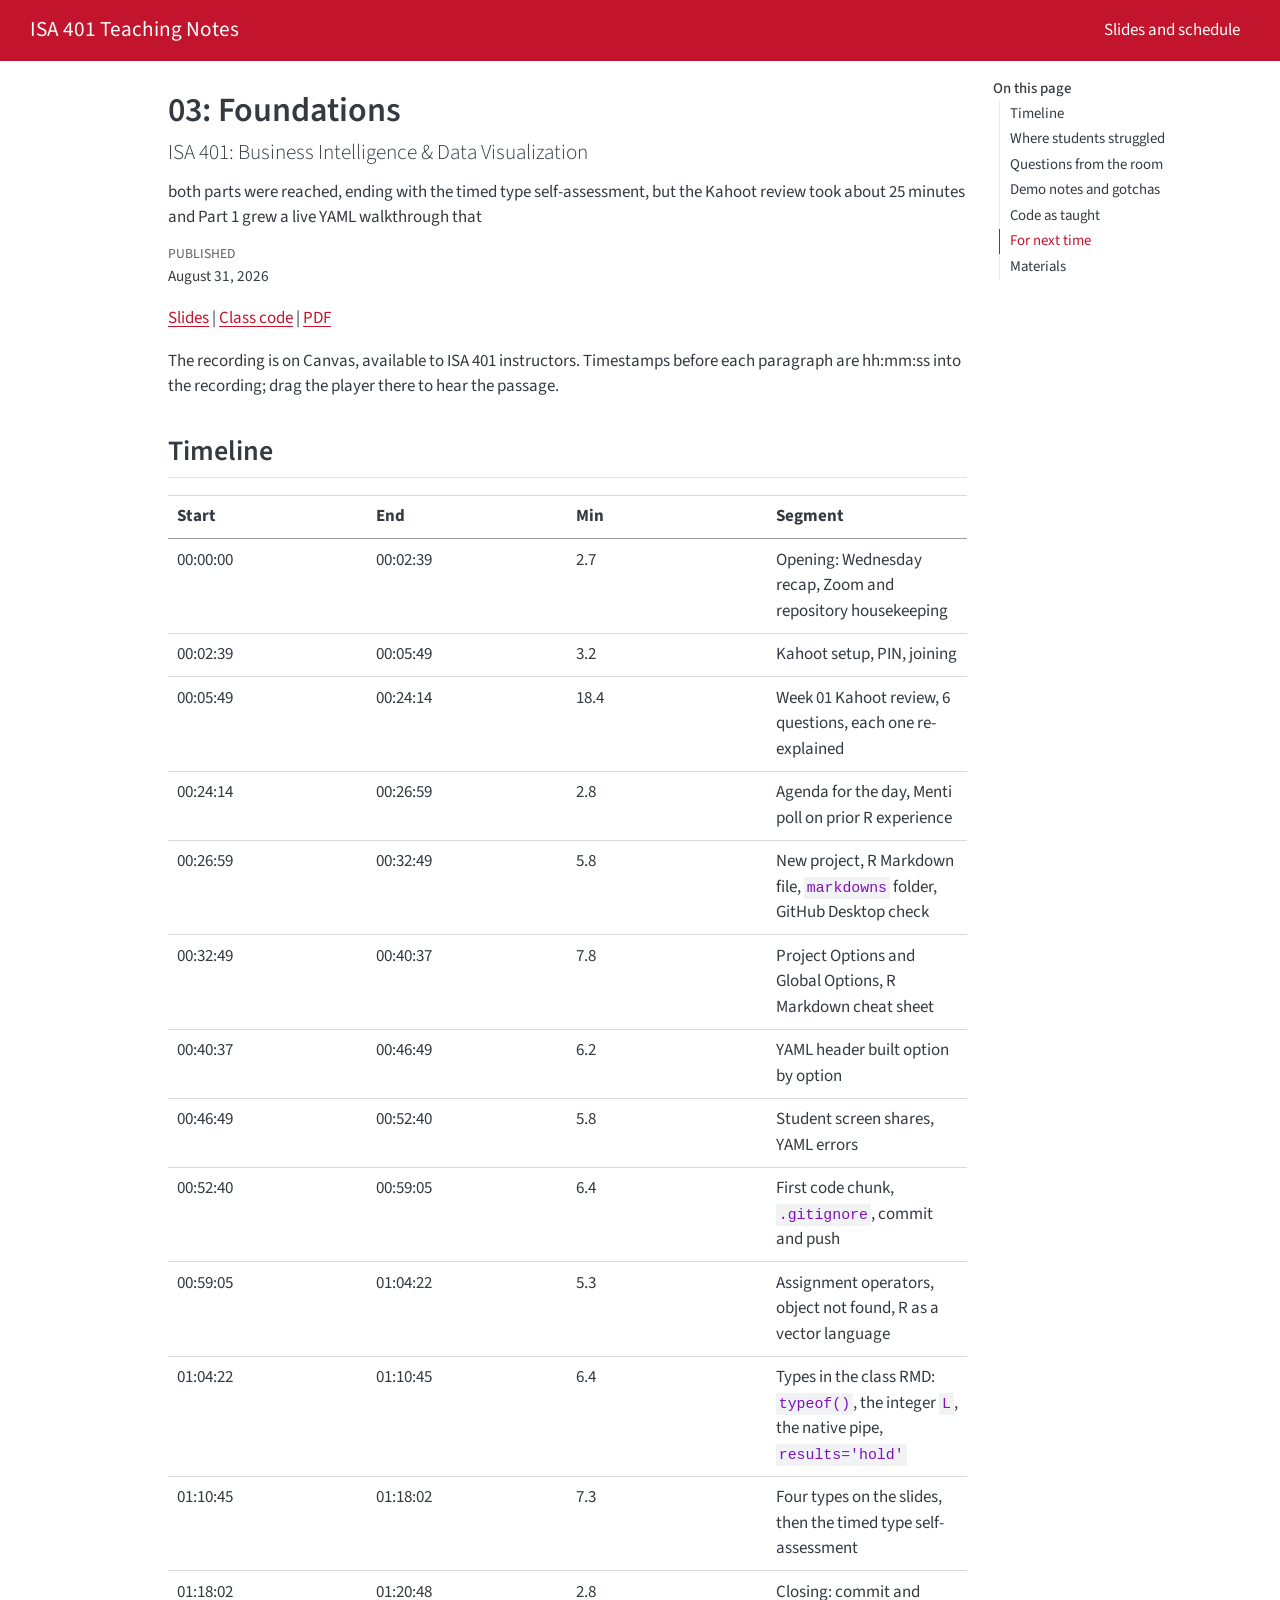
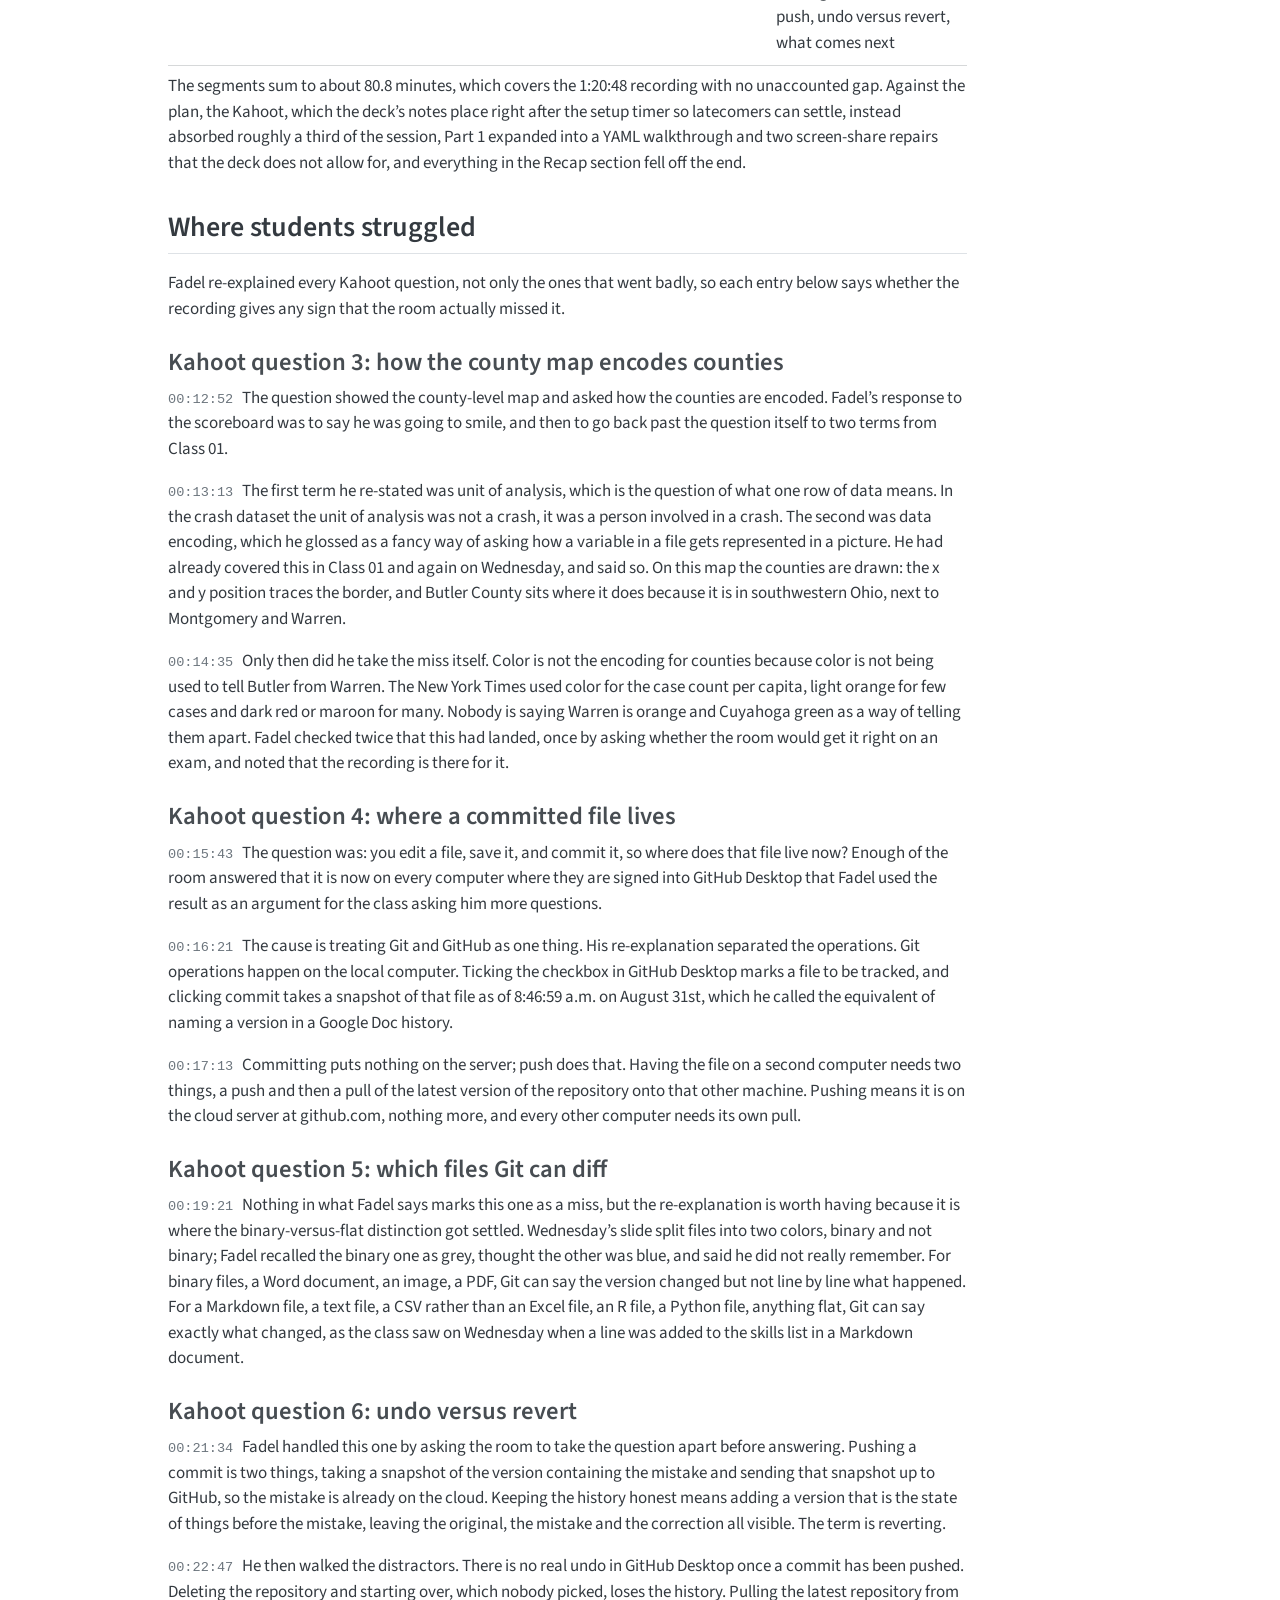
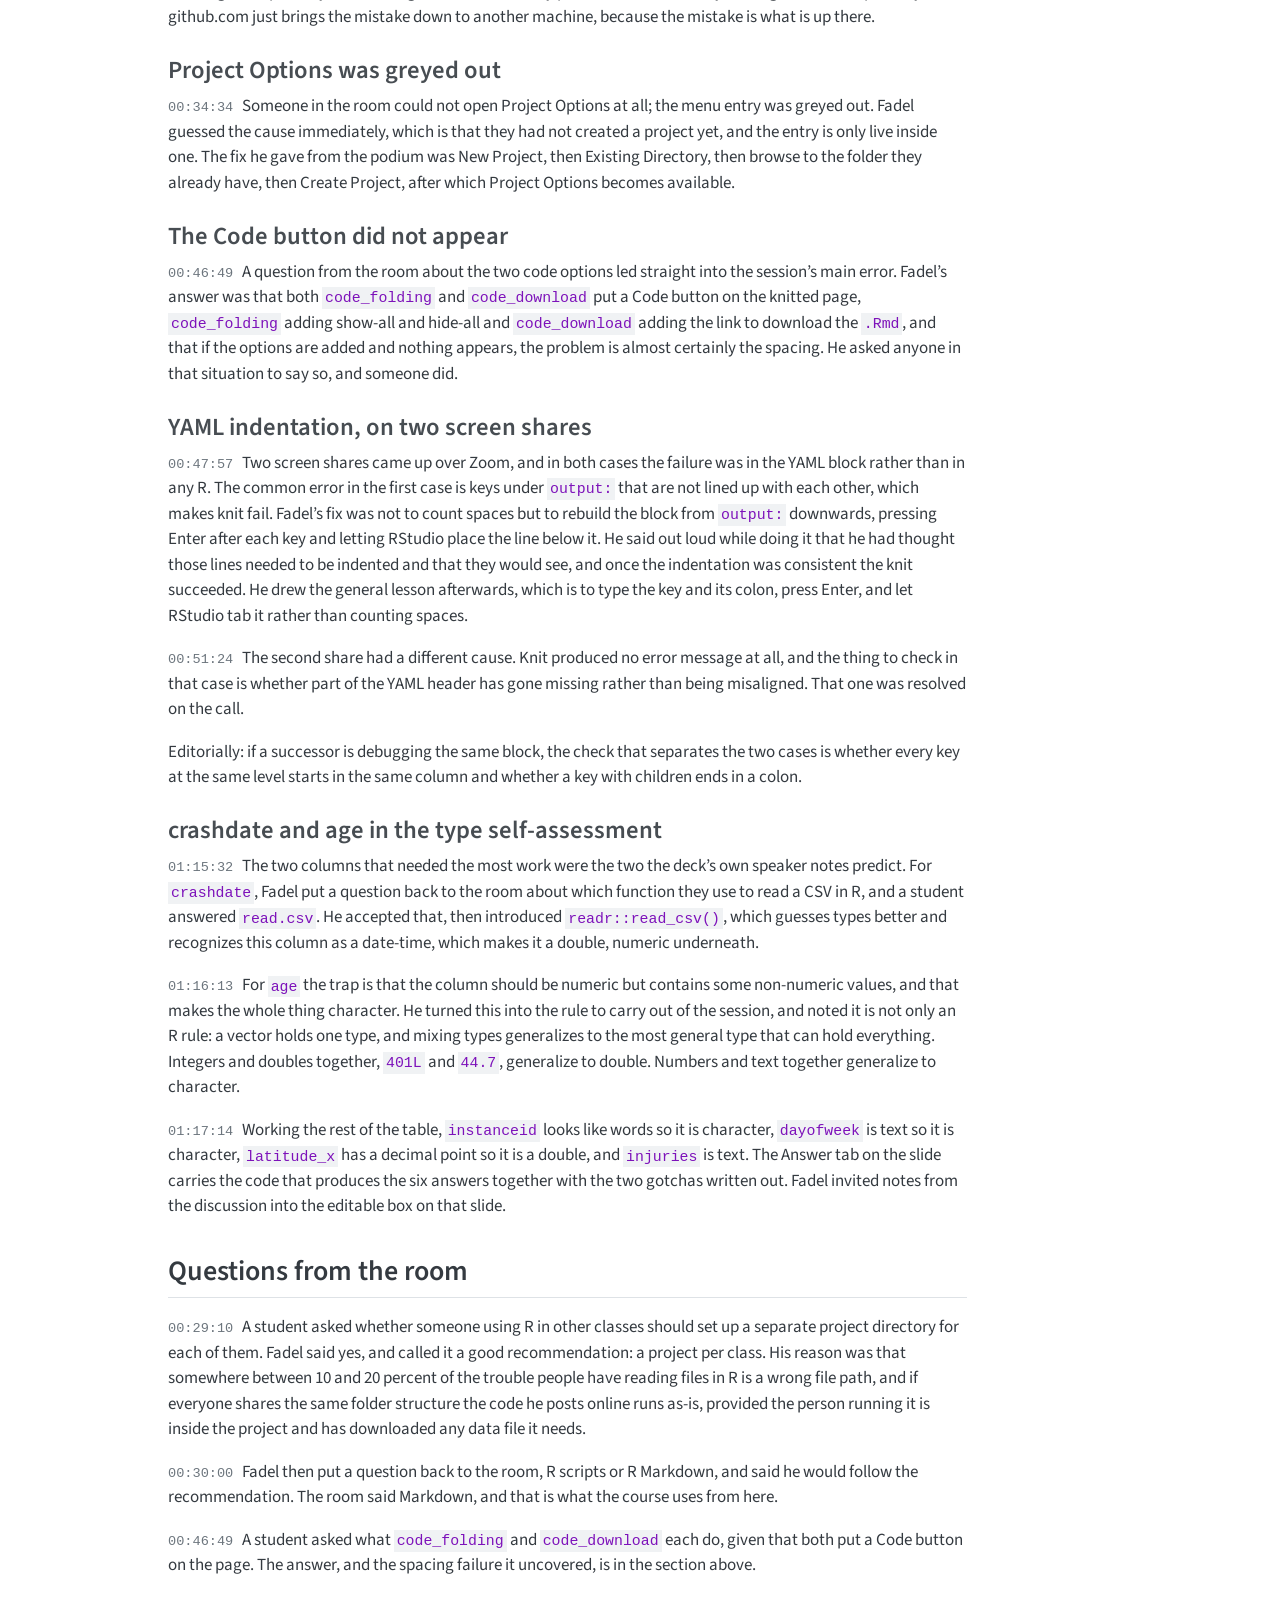
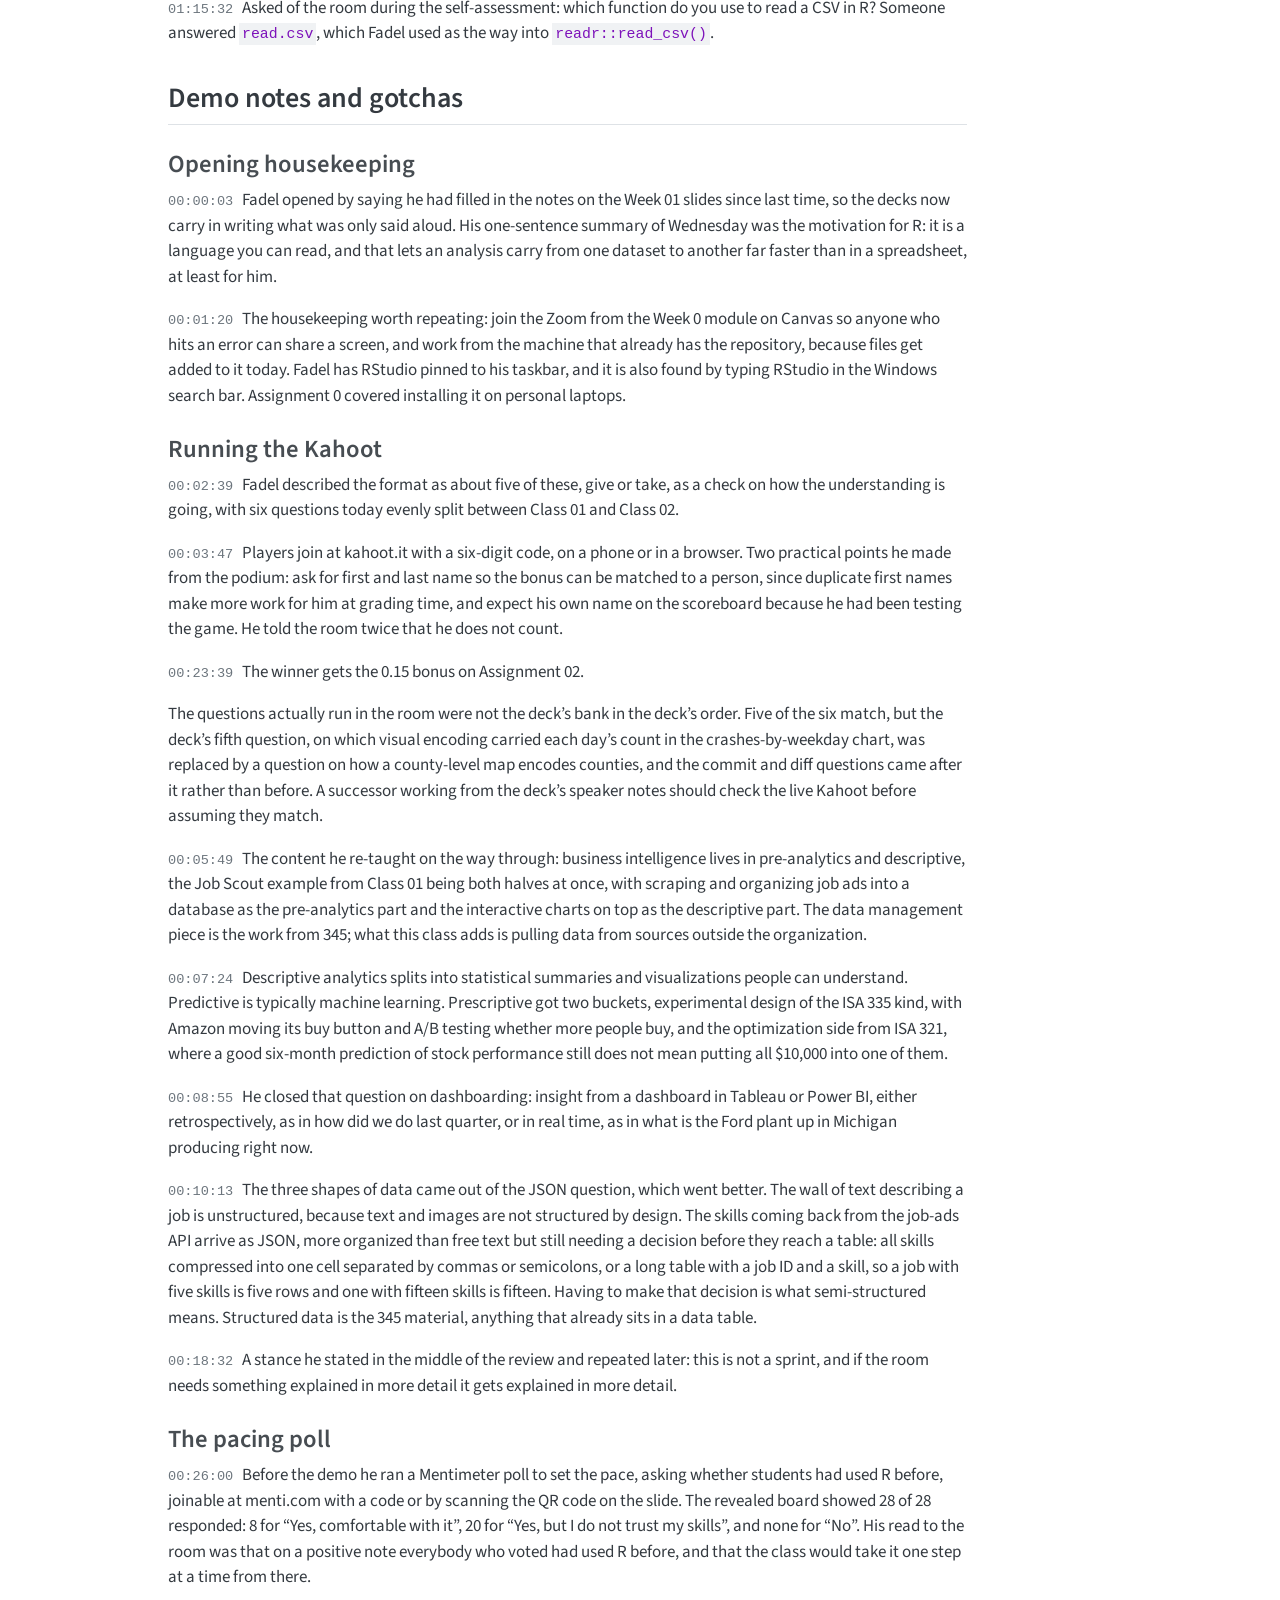
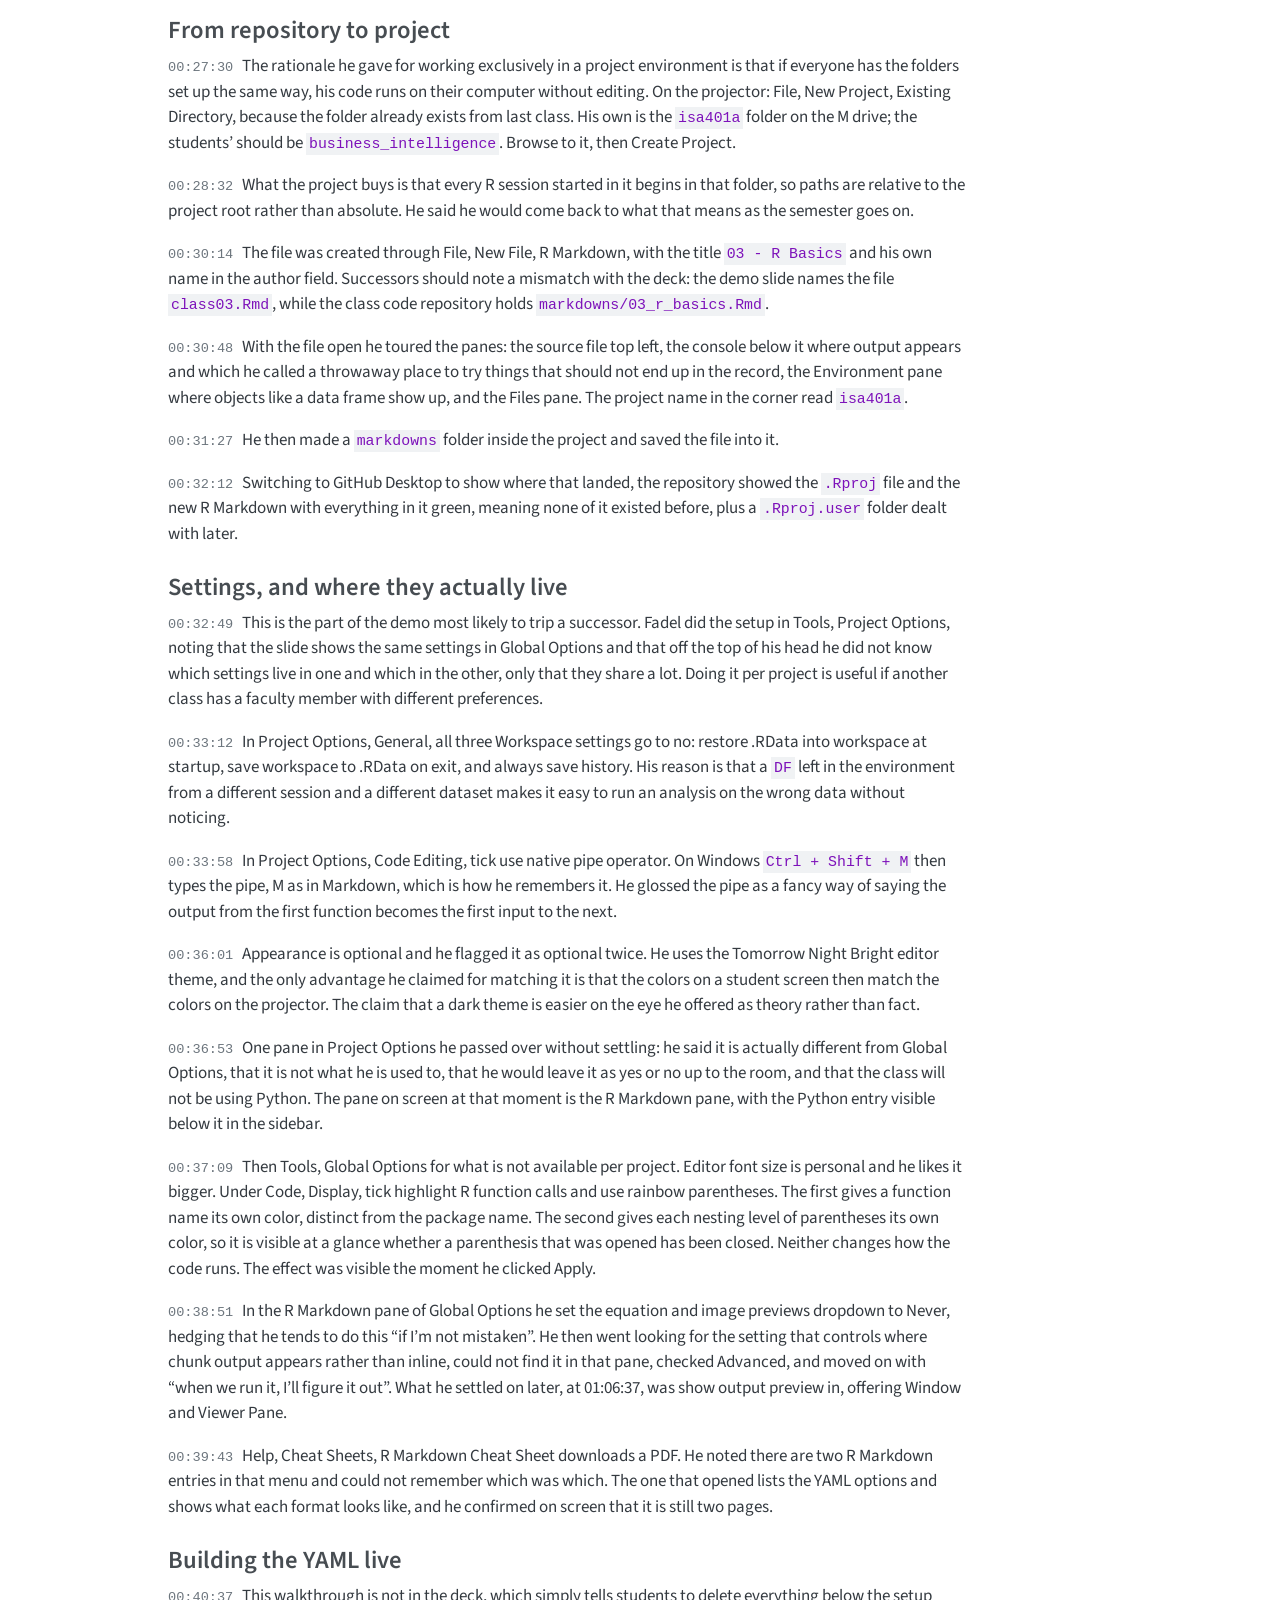
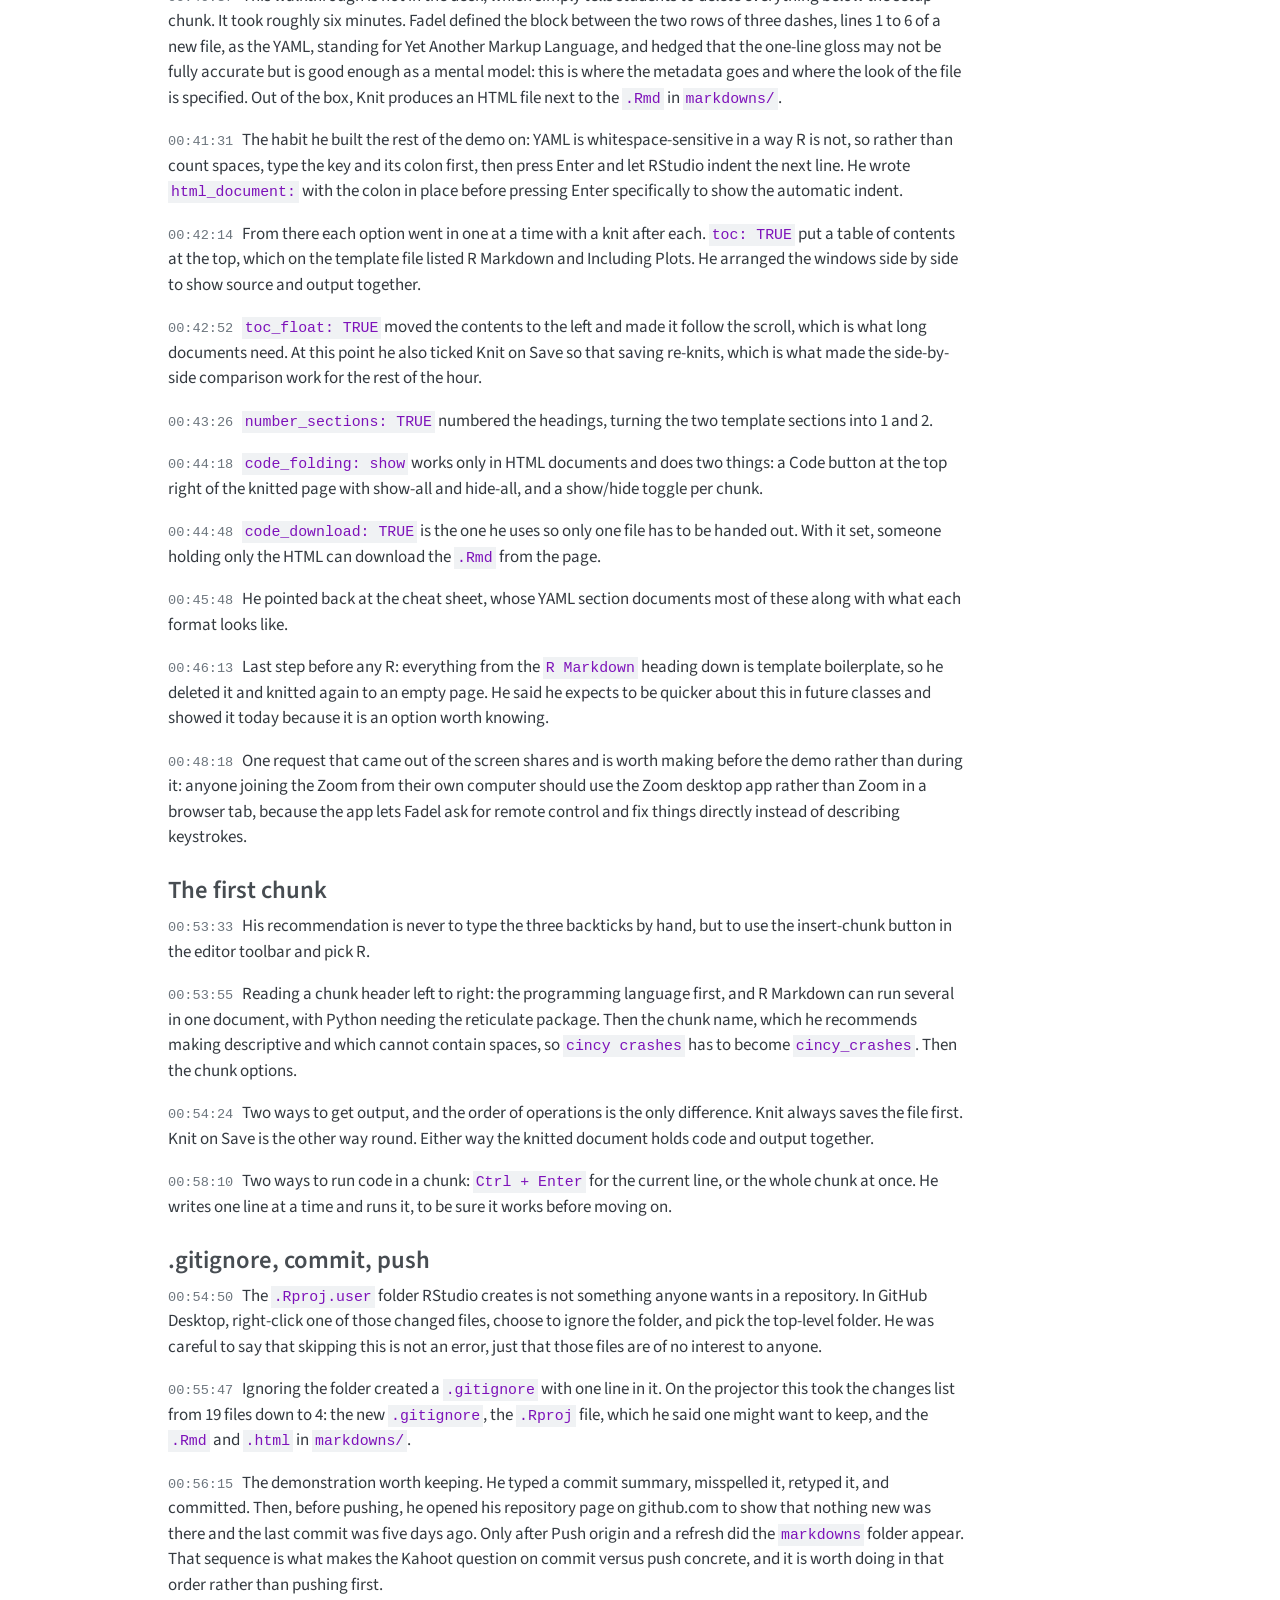
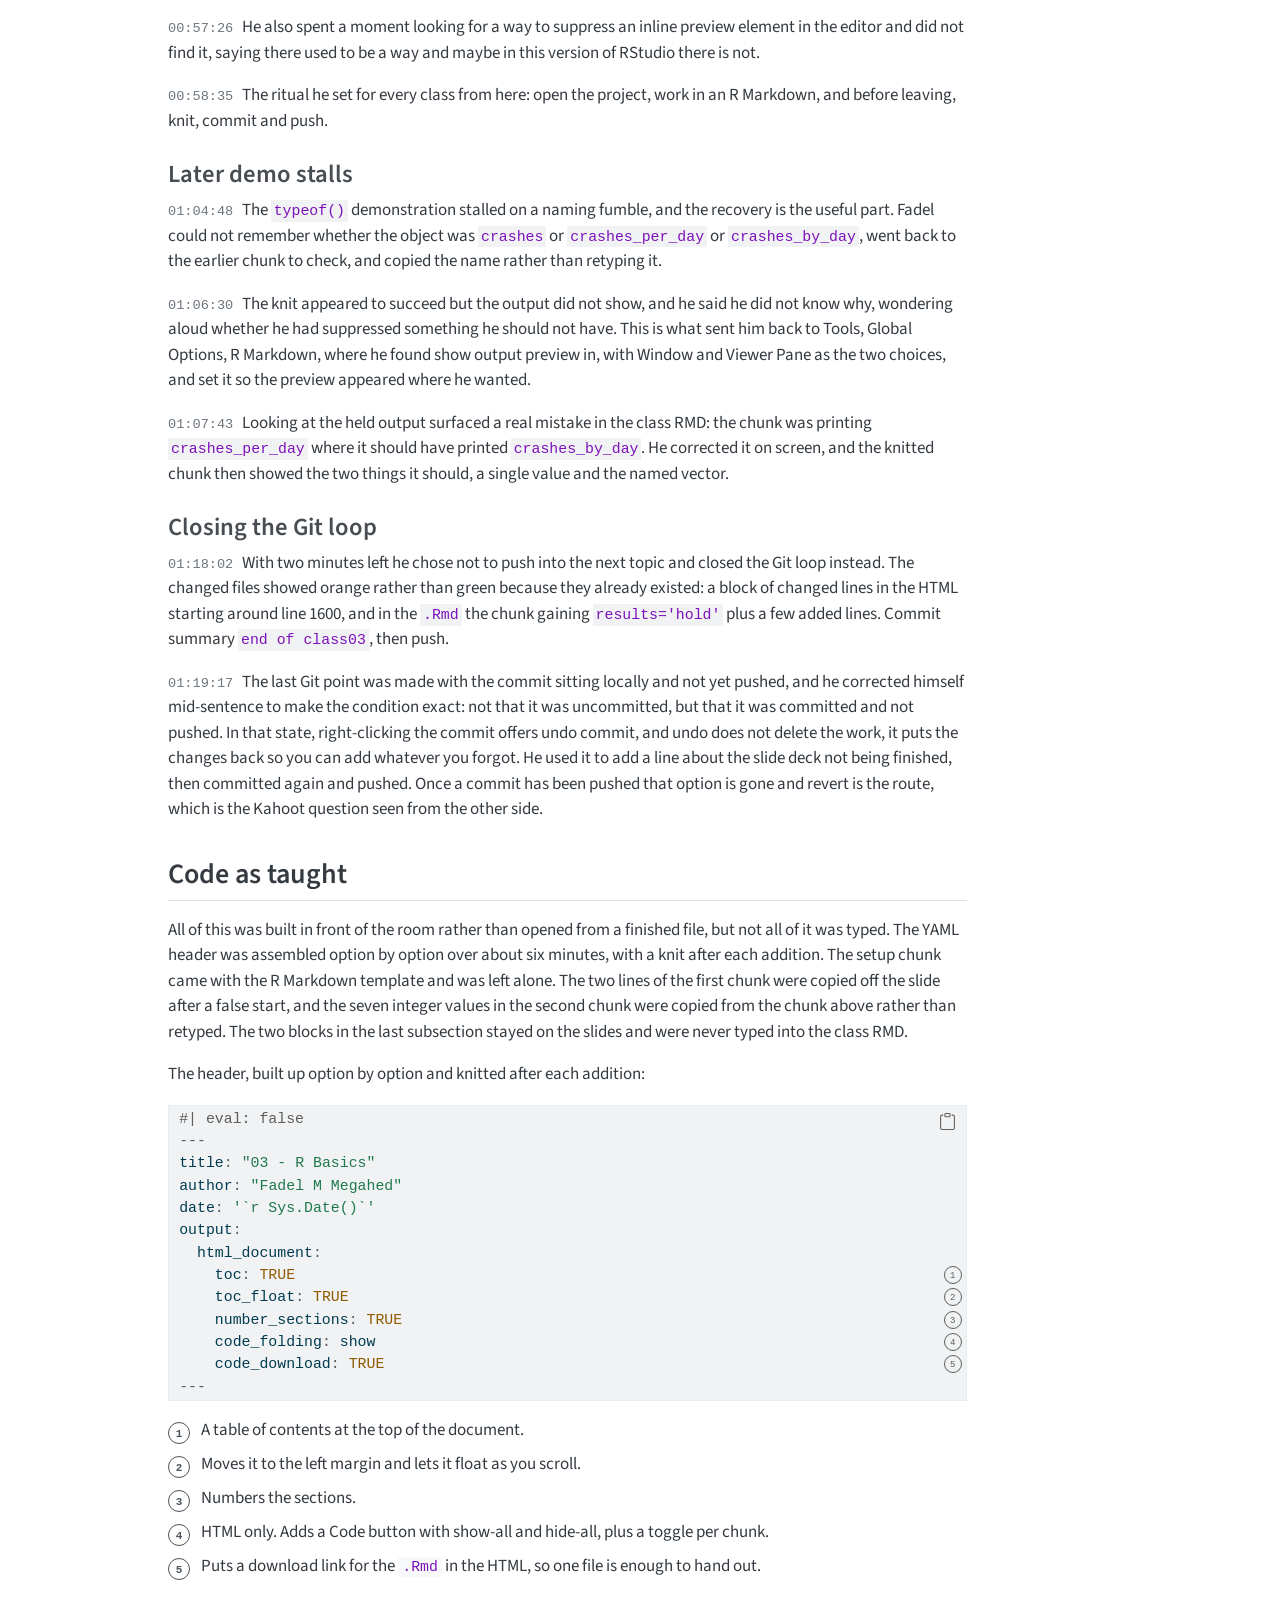
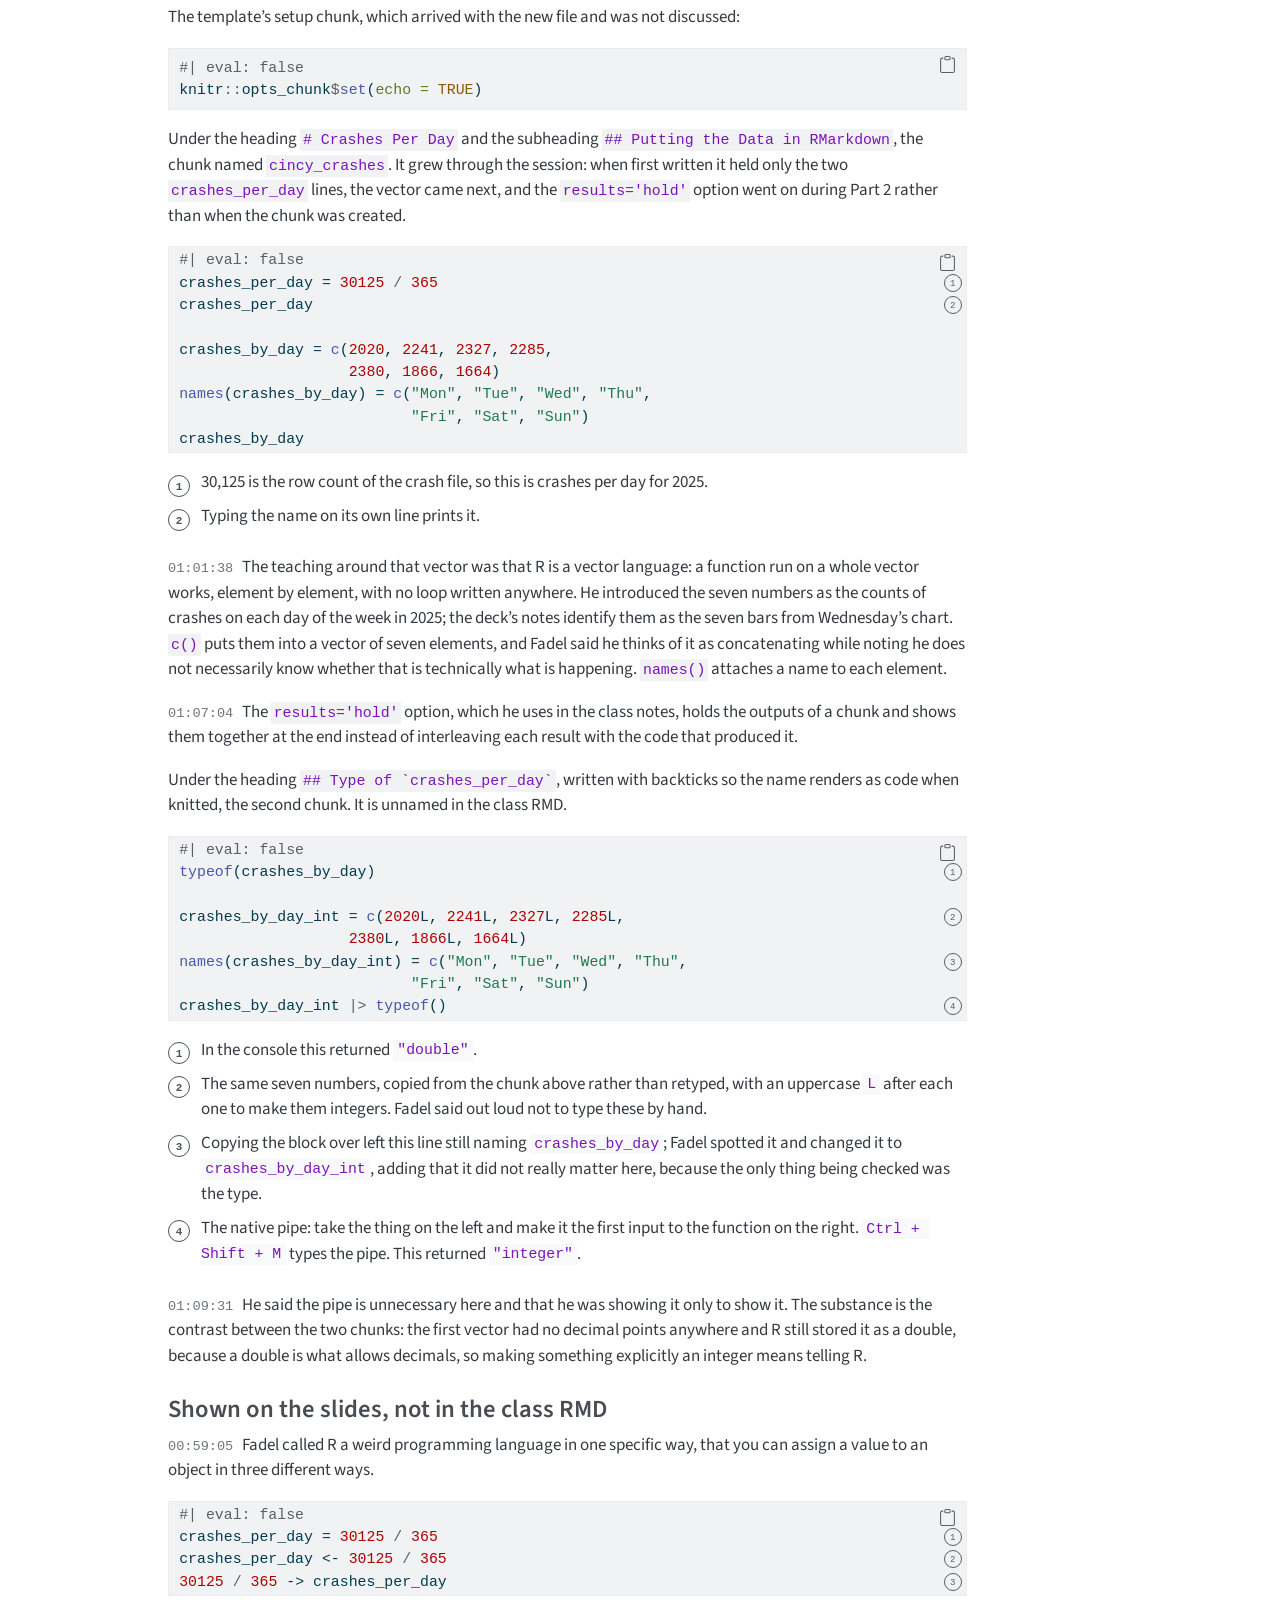
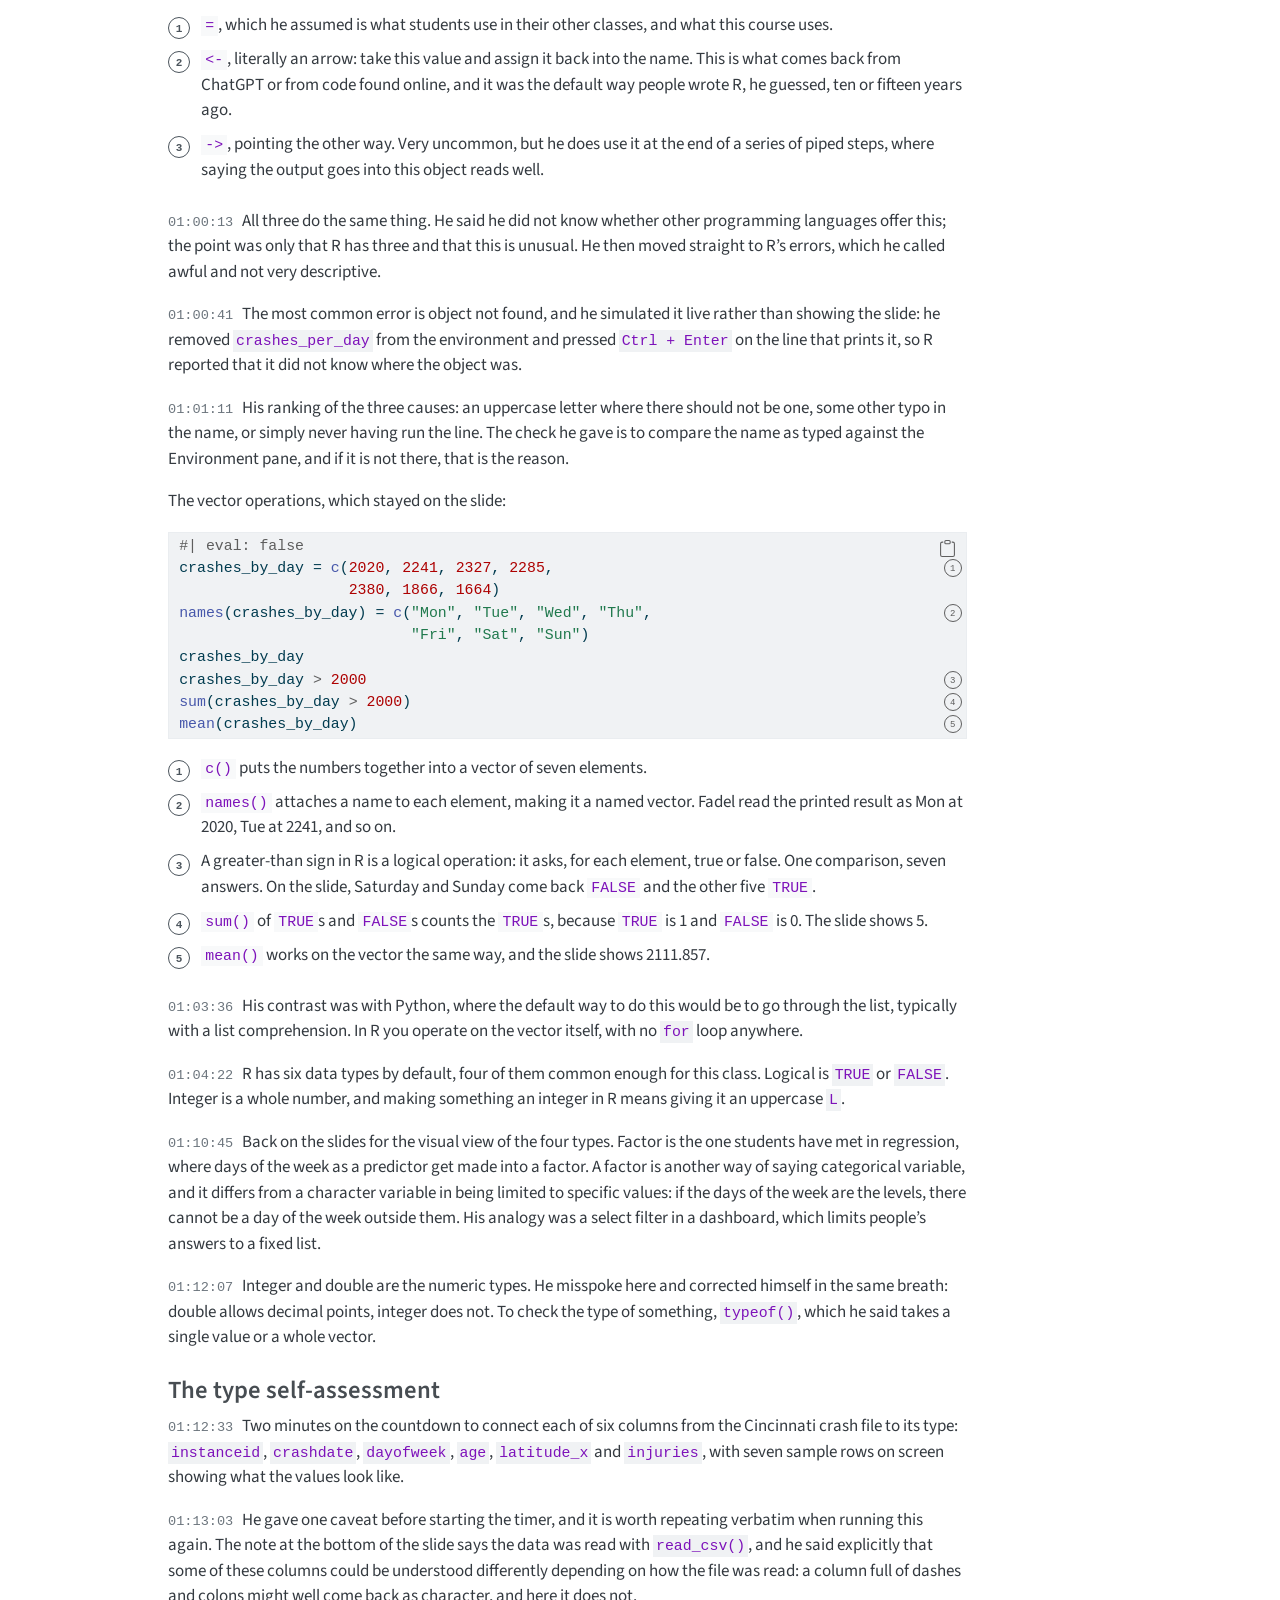
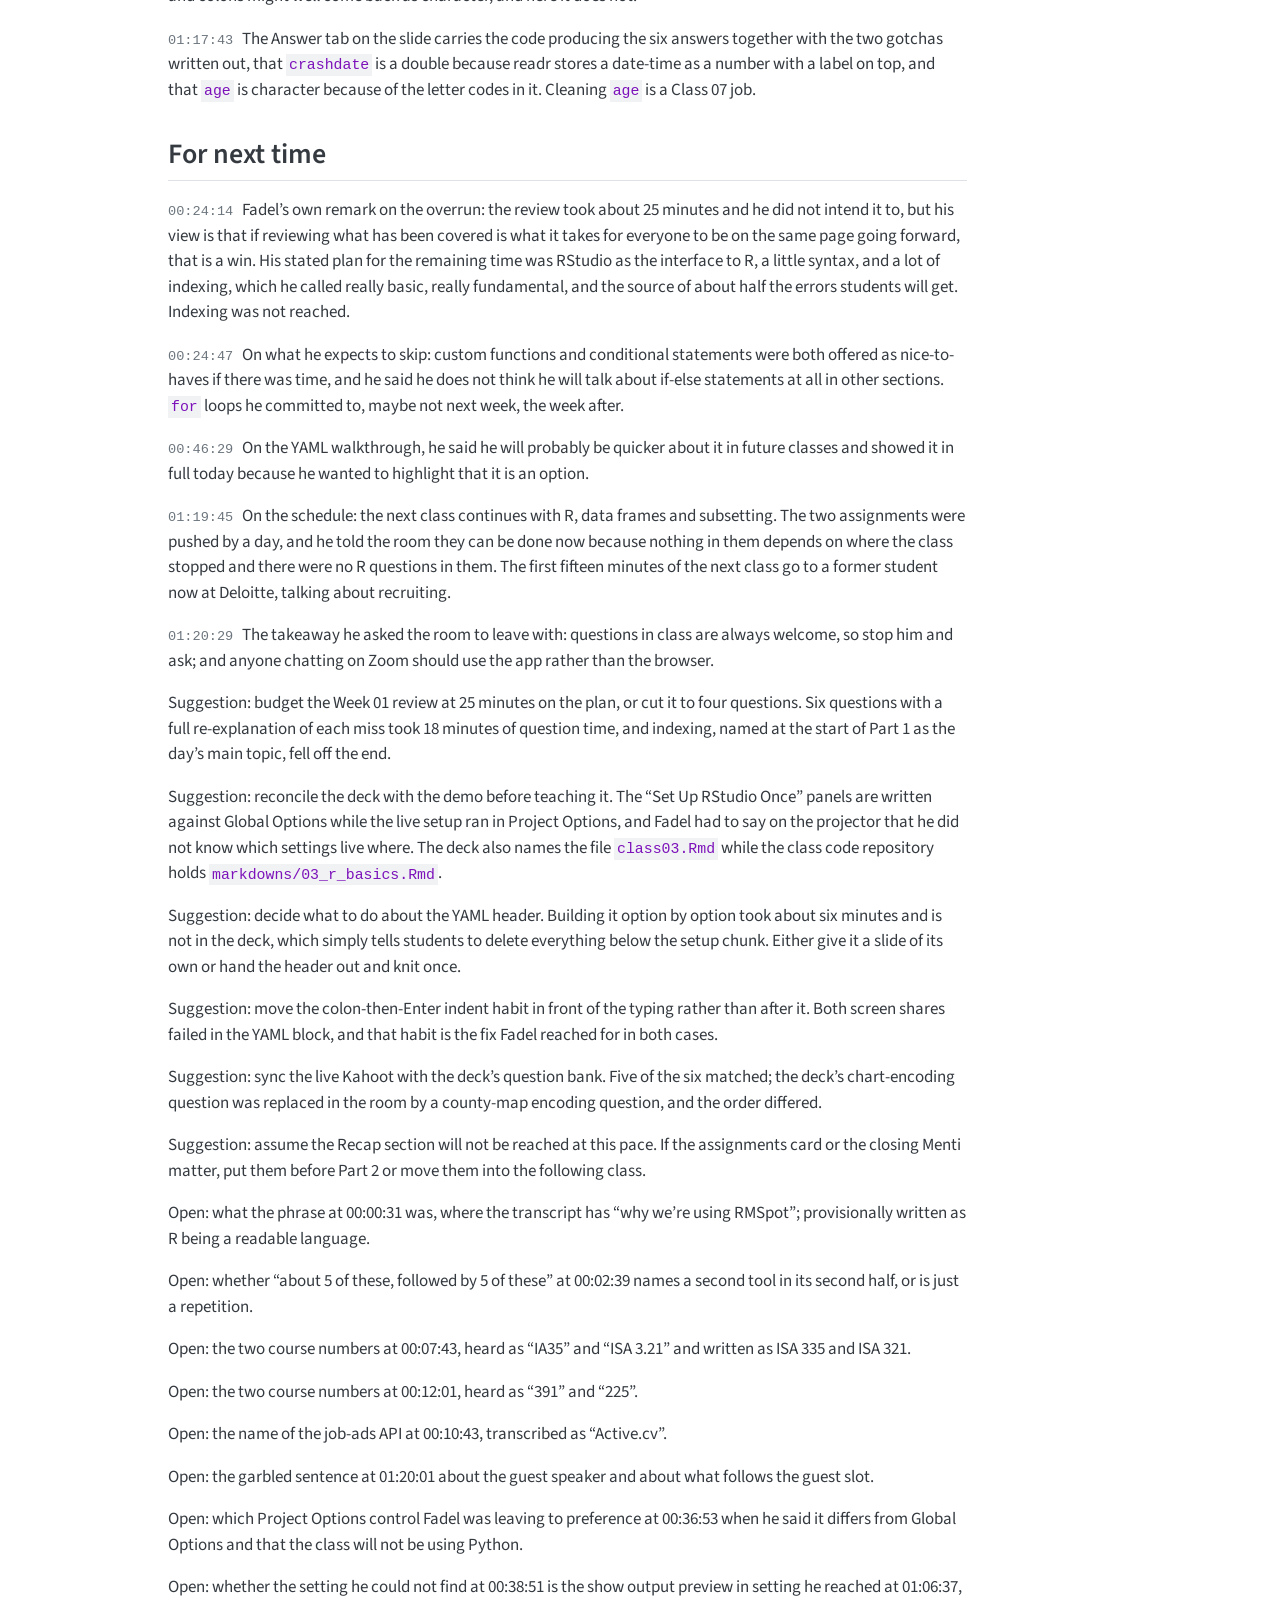
<file: docs/class03/index.html>
<!DOCTYPE html>
<html xmlns="http://www.w3.org/1999/xhtml" lang="en" xml:lang="en"><head>

<meta charset="utf-8">
<meta name="generator" content="quarto-1.10.18">

<meta name="viewport" content="width=device-width, initial-scale=1.0, user-scalable=yes">

<meta name="dcterms.date" content="2026-08-31">
<meta name="description" content="both parts were reached, ending with the timed type self-assessment, but the Kahoot review took about 25 minutes and Part 1 grew a live YAML walkthrough that">

<title>03: Foundations – ISA 401 Teaching Notes</title>
<style>
/* Default styles provided by pandoc.
** See https://pandoc.org/MANUAL.html#variables-for-html for config info.
*/
span.smallcaps{font-variant: small-caps;}
div.columns{display: flex; gap: 1.5em;}
div.column{flex: auto;}
@media screen {
div.columns{gap: min(4vw, 1.5em);}
div.column{overflow-x: auto;}
}
div.hanging-indent{margin-left: 1.5em; text-indent: -1.5em;}
ul.task-list{list-style: none;}
ul.task-list li input[type="checkbox"] {
  width: 0.8em;
  margin: 0 0.8em 0.2em -1em; /* quarto-specific, see https://github.com/quarto-dev/quarto-cli/issues/4556 */ 
  vertical-align: middle;
}
/* CSS for syntax highlighting */
html { -webkit-text-size-adjust: 100%; }
pre > code.sourceCode { white-space: pre; position: relative; }
pre > code.sourceCode > span { display: inline-block; line-height: 1.25; }
pre > code.sourceCode > span:empty { height: 1.2em; }
.sourceCode { overflow: visible; }
code.sourceCode > span { color: inherit; text-decoration: inherit; }
div.sourceCode { margin: 1em 0; }
pre.sourceCode { margin: 0; }
@media screen {
div.sourceCode { overflow: auto; }
}
@media print {
pre > code.sourceCode { white-space: pre-wrap; }
pre > code.sourceCode > span { text-indent: -5em; padding-left: 5em; }
}
pre.numberSource code
  { counter-reset: source-line 0; }
pre.numberSource code > span
  { position: relative; left: -4em; counter-increment: source-line; }
pre.numberSource code > span > a:first-child::before
  { content: counter(source-line);
    position: relative; left: -1em; text-align: right; vertical-align: baseline;
    border: none; display: inline-block;
    -webkit-touch-callout: none; -webkit-user-select: none;
    -khtml-user-select: none; -moz-user-select: none;
    -ms-user-select: none; user-select: none;
    padding: 0 4px; width: 4em;
  }
pre.numberSource { margin-left: 3em;  padding-left: 4px; }
div.sourceCode
  {   }
@media screen {
pre > code.sourceCode > span > a:first-child::before { text-decoration: underline; }
}
</style>


<script src="../site_libs/quarto-nav/quarto-nav.js"></script>
<script src="../site_libs/quarto-nav/headroom.min.js"></script>
<link href="../favicon.png" rel="icon" type="image/png">
<script src="../site_libs/clipboard/clipboard.min.js"></script>
<script src="../site_libs/quarto-html/quarto.js" type="module"></script>
<script src="../site_libs/quarto-html/tabsets/tabsets.js" type="module"></script>
<script src="../site_libs/quarto-html/popper.min.js"></script>
<script src="../site_libs/quarto-html/tippy.umd.min.js"></script>
<script src="../site_libs/quarto-html/anchor.min.js"></script>
<link href="../site_libs/quarto-html/tippy.css" rel="stylesheet">
<link href="../site_libs/quarto-html/quarto-syntax-highlighting-64a204ab8560d761af7679ceaba22944.css" rel="stylesheet" id="quarto-text-highlighting-styles">
<script src="../site_libs/bootstrap/bootstrap.min.js"></script>
<link href="../site_libs/bootstrap/bootstrap-icons.css" rel="stylesheet">
<link href="../site_libs/bootstrap/bootstrap-a12129f24db7b5e8b0fdb4b6c93d7bee.min.css" rel="stylesheet" append-hash="true" id="quarto-bootstrap" data-mode="light">
<script id="quarto-search-options" type="application/json">{
  "language": {
    "search-no-results-text": "No results",
    "search-matching-documents-text": "matching documents",
    "search-copy-link-title": "Copy link to search",
    "search-hide-matches-text": "Hide additional matches",
    "search-more-match-text": "more match in this document",
    "search-more-matches-text": "more matches in this document",
    "search-clear-button-title": "Clear",
    "search-text-placeholder": "",
    "search-detached-cancel-button-title": "Cancel",
    "search-submit-button-title": "Submit",
    "search-label": "Search"
  }
}</script>


</head>

<body class="nav-fixed quarto-light">

<div id="quarto-search-results"></div>
  <header id="quarto-header" class="headroom fixed-top">
    <nav class="navbar navbar-expand-lg " data-bs-theme="dark">
      <div class="navbar-container container-fluid">
      <div class="navbar-brand-container mx-auto">
    <a class="navbar-brand" href="../index.html">
    <span class="navbar-title">ISA 401 Teaching Notes</span>
    </a>
  </div>
          <button class="navbar-toggler" type="button" data-bs-toggle="collapse" data-bs-target="#navbarCollapse" aria-controls="navbarCollapse" role="menu" aria-expanded="false" aria-label="Toggle navigation" onclick="if (window.quartoToggleHeadroom) { window.quartoToggleHeadroom(); }">
  <span class="navbar-toggler-icon"></span>
</button>
          <div class="collapse navbar-collapse" id="navbarCollapse">
            <ul class="navbar-nav navbar-nav-scroll ms-auto">
  <li class="nav-item">
    <a class="nav-link" href="https://github.com/fmegahed/isa401#schedule"> 
<span class="menu-text">Slides and schedule</span></a>
  </li>  
</ul>
          </div> <!-- /navcollapse -->
            <div class="quarto-navbar-tools">
</div>
      </div> <!-- /container-fluid -->
    </nav>
</header>
<!-- content -->
<div id="quarto-content" class="quarto-container page-columns page-rows-contents page-layout-article page-navbar">
<!-- sidebar -->
<!-- margin-sidebar -->
    <div id="quarto-margin-sidebar" class="sidebar margin-sidebar">
        <nav id="TOC" role="doc-toc" class="toc-active">
    <h2 id="toc-title">On this page</h2>
   
  <ul>
  <li><a href="#timeline" id="toc-timeline" class="nav-link active" data-scroll-target="#timeline">Timeline</a></li>
  <li><a href="#where-students-struggled" id="toc-where-students-struggled" class="nav-link" data-scroll-target="#where-students-struggled">Where students struggled</a>
  <ul class="collapse">
  <li><a href="#kahoot-question-3-how-the-county-map-encodes-counties" id="toc-kahoot-question-3-how-the-county-map-encodes-counties" class="nav-link" data-scroll-target="#kahoot-question-3-how-the-county-map-encodes-counties">Kahoot question 3: how the county map encodes counties</a></li>
  <li><a href="#kahoot-question-4-where-a-committed-file-lives" id="toc-kahoot-question-4-where-a-committed-file-lives" class="nav-link" data-scroll-target="#kahoot-question-4-where-a-committed-file-lives">Kahoot question 4: where a committed file lives</a></li>
  <li><a href="#kahoot-question-5-which-files-git-can-diff" id="toc-kahoot-question-5-which-files-git-can-diff" class="nav-link" data-scroll-target="#kahoot-question-5-which-files-git-can-diff">Kahoot question 5: which files Git can diff</a></li>
  <li><a href="#kahoot-question-6-undo-versus-revert" id="toc-kahoot-question-6-undo-versus-revert" class="nav-link" data-scroll-target="#kahoot-question-6-undo-versus-revert">Kahoot question 6: undo versus revert</a></li>
  <li><a href="#project-options-was-greyed-out" id="toc-project-options-was-greyed-out" class="nav-link" data-scroll-target="#project-options-was-greyed-out">Project Options was greyed out</a></li>
  <li><a href="#the-code-button-did-not-appear" id="toc-the-code-button-did-not-appear" class="nav-link" data-scroll-target="#the-code-button-did-not-appear">The Code button did not appear</a></li>
  <li><a href="#yaml-indentation-on-two-screen-shares" id="toc-yaml-indentation-on-two-screen-shares" class="nav-link" data-scroll-target="#yaml-indentation-on-two-screen-shares">YAML indentation, on two screen shares</a></li>
  <li><a href="#crashdate-and-age-in-the-type-self-assessment" id="toc-crashdate-and-age-in-the-type-self-assessment" class="nav-link" data-scroll-target="#crashdate-and-age-in-the-type-self-assessment">crashdate and age in the type self-assessment</a></li>
  </ul></li>
  <li><a href="#questions-from-the-room" id="toc-questions-from-the-room" class="nav-link" data-scroll-target="#questions-from-the-room">Questions from the room</a></li>
  <li><a href="#demo-notes-and-gotchas" id="toc-demo-notes-and-gotchas" class="nav-link" data-scroll-target="#demo-notes-and-gotchas">Demo notes and gotchas</a>
  <ul class="collapse">
  <li><a href="#opening-housekeeping" id="toc-opening-housekeeping" class="nav-link" data-scroll-target="#opening-housekeeping">Opening housekeeping</a></li>
  <li><a href="#running-the-kahoot" id="toc-running-the-kahoot" class="nav-link" data-scroll-target="#running-the-kahoot">Running the Kahoot</a></li>
  <li><a href="#the-pacing-poll" id="toc-the-pacing-poll" class="nav-link" data-scroll-target="#the-pacing-poll">The pacing poll</a></li>
  <li><a href="#from-repository-to-project" id="toc-from-repository-to-project" class="nav-link" data-scroll-target="#from-repository-to-project">From repository to project</a></li>
  <li><a href="#settings-and-where-they-actually-live" id="toc-settings-and-where-they-actually-live" class="nav-link" data-scroll-target="#settings-and-where-they-actually-live">Settings, and where they actually live</a></li>
  <li><a href="#building-the-yaml-live" id="toc-building-the-yaml-live" class="nav-link" data-scroll-target="#building-the-yaml-live">Building the YAML live</a></li>
  <li><a href="#the-first-chunk" id="toc-the-first-chunk" class="nav-link" data-scroll-target="#the-first-chunk">The first chunk</a></li>
  <li><a href="#gitignore-commit-push" id="toc-gitignore-commit-push" class="nav-link" data-scroll-target="#gitignore-commit-push">.gitignore, commit, push</a></li>
  <li><a href="#later-demo-stalls" id="toc-later-demo-stalls" class="nav-link" data-scroll-target="#later-demo-stalls">Later demo stalls</a></li>
  <li><a href="#closing-the-git-loop" id="toc-closing-the-git-loop" class="nav-link" data-scroll-target="#closing-the-git-loop">Closing the Git loop</a></li>
  </ul></li>
  <li><a href="#code-as-taught" id="toc-code-as-taught" class="nav-link" data-scroll-target="#code-as-taught">Code as taught</a>
  <ul class="collapse">
  <li><a href="#shown-on-the-slides-not-in-the-class-rmd" id="toc-shown-on-the-slides-not-in-the-class-rmd" class="nav-link" data-scroll-target="#shown-on-the-slides-not-in-the-class-rmd">Shown on the slides, not in the class RMD</a></li>
  <li><a href="#the-type-self-assessment" id="toc-the-type-self-assessment" class="nav-link" data-scroll-target="#the-type-self-assessment">The type self-assessment</a></li>
  </ul></li>
  <li><a href="#for-next-time" id="toc-for-next-time" class="nav-link" data-scroll-target="#for-next-time">For next time</a></li>
  <li><a href="#materials" id="toc-materials" class="nav-link" data-scroll-target="#materials">Materials</a></li>
  </ul>
</nav>
    </div>
<!-- main -->
<main class="content" id="quarto-document-content">

<header id="title-block-header" class="quarto-title-block default">
<div class="quarto-title">
<h1 class="title">03: Foundations</h1>
<p class="subtitle lead">ISA 401: Business Intelligence &amp; Data Visualization</p>
</div>

<div>
  <div class="description">
    both parts were reached, ending with the timed type self-assessment, but the Kahoot review took about 25 minutes and Part 1 grew a live YAML walkthrough that
  </div>
</div>


<div class="quarto-title-meta">

    
    <div>
    <div class="quarto-title-meta-heading">Published</div>
    <div class="quarto-title-meta-contents">
      <p class="date">August 31, 2026</p>
    </div>
  </div>
  
    
  </div>
  


</header>


<p><a href="https://fmegahed.github.io/isa401/fall2026/class03/03_r_foundations.html">Slides</a> | <a href="https://github.com/fmegahed/isa401a/blob/main/markdowns/03_r_basics.Rmd">Class code</a> | <a href="index.pdf">PDF</a></p>
<p>The recording is on Canvas, available to ISA 401 instructors. Timestamps before each paragraph are hh:mm:ss into the recording; drag the player there to hear the passage.</p>
<section id="timeline" class="level2">
<h2 class="anchored" data-anchor-id="timeline">Timeline</h2>
<table class="caption-top table">
<colgroup>
<col style="width: 25%">
<col style="width: 25%">
<col style="width: 25%">
<col style="width: 25%">
</colgroup>
<thead>
<tr class="header">
<th>Start</th>
<th>End</th>
<th>Min</th>
<th>Segment</th>
</tr>
</thead>
<tbody>
<tr class="odd">
<td>00:00:00</td>
<td>00:02:39</td>
<td>2.7</td>
<td>Opening: Wednesday recap, Zoom and repository housekeeping</td>
</tr>
<tr class="even">
<td>00:02:39</td>
<td>00:05:49</td>
<td>3.2</td>
<td>Kahoot setup, PIN, joining</td>
</tr>
<tr class="odd">
<td>00:05:49</td>
<td>00:24:14</td>
<td>18.4</td>
<td>Week 01 Kahoot review, 6 questions, each one re-explained</td>
</tr>
<tr class="even">
<td>00:24:14</td>
<td>00:26:59</td>
<td>2.8</td>
<td>Agenda for the day, Menti poll on prior R experience</td>
</tr>
<tr class="odd">
<td>00:26:59</td>
<td>00:32:49</td>
<td>5.8</td>
<td>New project, R Markdown file, <code>markdowns</code> folder, GitHub Desktop check</td>
</tr>
<tr class="even">
<td>00:32:49</td>
<td>00:40:37</td>
<td>7.8</td>
<td>Project Options and Global Options, R Markdown cheat sheet</td>
</tr>
<tr class="odd">
<td>00:40:37</td>
<td>00:46:49</td>
<td>6.2</td>
<td>YAML header built option by option</td>
</tr>
<tr class="even">
<td>00:46:49</td>
<td>00:52:40</td>
<td>5.8</td>
<td>Student screen shares, YAML errors</td>
</tr>
<tr class="odd">
<td>00:52:40</td>
<td>00:59:05</td>
<td>6.4</td>
<td>First code chunk, <code>.gitignore</code>, commit and push</td>
</tr>
<tr class="even">
<td>00:59:05</td>
<td>01:04:22</td>
<td>5.3</td>
<td>Assignment operators, object not found, R as a vector language</td>
</tr>
<tr class="odd">
<td>01:04:22</td>
<td>01:10:45</td>
<td>6.4</td>
<td>Types in the class RMD: <code>typeof()</code>, the integer <code>L</code>, the native pipe, <code>results='hold'</code></td>
</tr>
<tr class="even">
<td>01:10:45</td>
<td>01:18:02</td>
<td>7.3</td>
<td>Four types on the slides, then the timed type self-assessment</td>
</tr>
<tr class="odd">
<td>01:18:02</td>
<td>01:20:48</td>
<td>2.8</td>
<td>Closing: commit and push, undo versus revert, what comes next</td>
</tr>
</tbody>
</table>
<p>The segments sum to about 80.8 minutes, which covers the 1:20:48 recording with no unaccounted gap. Against the plan, the Kahoot, which the deck’s notes place right after the setup timer so latecomers can settle, instead absorbed roughly a third of the session, Part 1 expanded into a YAML walkthrough and two screen-share repairs that the deck does not allow for, and everything in the Recap section fell off the end.</p>
</section>
<section id="where-students-struggled" class="level2">
<h2 class="anchored" data-anchor-id="where-students-struggled">Where students struggled</h2>
<p>Fadel re-explained every Kahoot question, not only the ones that went badly, so each entry below says whether the recording gives any sign that the room actually missed it.</p>
<section id="kahoot-question-3-how-the-county-map-encodes-counties" class="level3">
<h3 class="anchored" data-anchor-id="kahoot-question-3-how-the-county-map-encodes-counties">Kahoot question 3: how the county map encodes counties</h3>
<p><span class="ts">00:12:52</span> The question showed the county-level map and asked how the counties are encoded. Fadel’s response to the scoreboard was to say he was going to smile, and then to go back past the question itself to two terms from Class 01.</p>
<p><span class="ts">00:13:13</span> The first term he re-stated was unit of analysis, which is the question of what one row of data means. In the crash dataset the unit of analysis was not a crash, it was a person involved in a crash. The second was data encoding, which he glossed as a fancy way of asking how a variable in a file gets represented in a picture. He had already covered this in Class 01 and again on Wednesday, and said so. On this map the counties are drawn: the x and y position traces the border, and Butler County sits where it does because it is in southwestern Ohio, next to Montgomery and Warren.</p>
<p><span class="ts">00:14:35</span> Only then did he take the miss itself. Color is not the encoding for counties because color is not being used to tell Butler from Warren. The New York Times used color for the case count per capita, light orange for few cases and dark red or maroon for many. Nobody is saying Warren is orange and Cuyahoga green as a way of telling them apart. Fadel checked twice that this had landed, once by asking whether the room would get it right on an exam, and noted that the recording is there for it.</p>
</section>
<section id="kahoot-question-4-where-a-committed-file-lives" class="level3">
<h3 class="anchored" data-anchor-id="kahoot-question-4-where-a-committed-file-lives">Kahoot question 4: where a committed file lives</h3>
<p><span class="ts">00:15:43</span> The question was: you edit a file, save it, and commit it, so where does that file live now? Enough of the room answered that it is now on every computer where they are signed into GitHub Desktop that Fadel used the result as an argument for the class asking him more questions.</p>
<p><span class="ts">00:16:21</span> The cause is treating Git and GitHub as one thing. His re-explanation separated the operations. Git operations happen on the local computer. Ticking the checkbox in GitHub Desktop marks a file to be tracked, and clicking commit takes a snapshot of that file as of 8:46:59 a.m. on August 31st, which he called the equivalent of naming a version in a Google Doc history.</p>
<p><span class="ts">00:17:13</span> Committing puts nothing on the server; push does that. Having the file on a second computer needs two things, a push and then a pull of the latest version of the repository onto that other machine. Pushing means it is on the cloud server at github.com, nothing more, and every other computer needs its own pull.</p>
</section>
<section id="kahoot-question-5-which-files-git-can-diff" class="level3">
<h3 class="anchored" data-anchor-id="kahoot-question-5-which-files-git-can-diff">Kahoot question 5: which files Git can diff</h3>
<p><span class="ts">00:19:21</span> Nothing in what Fadel says marks this one as a miss, but the re-explanation is worth having because it is where the binary-versus-flat distinction got settled. Wednesday’s slide split files into two colors, binary and not binary; Fadel recalled the binary one as grey, thought the other was blue, and said he did not really remember. For binary files, a Word document, an image, a PDF, Git can say the version changed but not line by line what happened. For a Markdown file, a text file, a CSV rather than an Excel file, an R file, a Python file, anything flat, Git can say exactly what changed, as the class saw on Wednesday when a line was added to the skills list in a Markdown document.</p>
</section>
<section id="kahoot-question-6-undo-versus-revert" class="level3">
<h3 class="anchored" data-anchor-id="kahoot-question-6-undo-versus-revert">Kahoot question 6: undo versus revert</h3>
<p><span class="ts">00:21:34</span> Fadel handled this one by asking the room to take the question apart before answering. Pushing a commit is two things, taking a snapshot of the version containing the mistake and sending that snapshot up to GitHub, so the mistake is already on the cloud. Keeping the history honest means adding a version that is the state of things before the mistake, leaving the original, the mistake and the correction all visible. The term is reverting.</p>
<p><span class="ts">00:22:47</span> He then walked the distractors. There is no real undo in GitHub Desktop once a commit has been pushed. Deleting the repository and starting over, which nobody picked, loses the history. Pulling the latest repository from github.com just brings the mistake down to another machine, because the mistake is what is up there.</p>
</section>
<section id="project-options-was-greyed-out" class="level3">
<h3 class="anchored" data-anchor-id="project-options-was-greyed-out">Project Options was greyed out</h3>
<p><span class="ts">00:34:34</span> Someone in the room could not open Project Options at all; the menu entry was greyed out. Fadel guessed the cause immediately, which is that they had not created a project yet, and the entry is only live inside one. The fix he gave from the podium was New Project, then Existing Directory, then browse to the folder they already have, then Create Project, after which Project Options becomes available.</p>
</section>
<section id="the-code-button-did-not-appear" class="level3">
<h3 class="anchored" data-anchor-id="the-code-button-did-not-appear">The Code button did not appear</h3>
<p><span class="ts">00:46:49</span> A question from the room about the two code options led straight into the session’s main error. Fadel’s answer was that both <code>code_folding</code> and <code>code_download</code> put a Code button on the knitted page, <code>code_folding</code> adding show-all and hide-all and <code>code_download</code> adding the link to download the <code>.Rmd</code>, and that if the options are added and nothing appears, the problem is almost certainly the spacing. He asked anyone in that situation to say so, and someone did.</p>
</section>
<section id="yaml-indentation-on-two-screen-shares" class="level3">
<h3 class="anchored" data-anchor-id="yaml-indentation-on-two-screen-shares">YAML indentation, on two screen shares</h3>
<p><span class="ts">00:47:57</span> Two screen shares came up over Zoom, and in both cases the failure was in the YAML block rather than in any R. The common error in the first case is keys under <code>output:</code> that are not lined up with each other, which makes knit fail. Fadel’s fix was not to count spaces but to rebuild the block from <code>output:</code> downwards, pressing Enter after each key and letting RStudio place the line below it. He said out loud while doing it that he had thought those lines needed to be indented and that they would see, and once the indentation was consistent the knit succeeded. He drew the general lesson afterwards, which is to type the key and its colon, press Enter, and let RStudio tab it rather than counting spaces.</p>
<p><span class="ts">00:51:24</span> The second share had a different cause. Knit produced no error message at all, and the thing to check in that case is whether part of the YAML header has gone missing rather than being misaligned. That one was resolved on the call.</p>
<p>Editorially: if a successor is debugging the same block, the check that separates the two cases is whether every key at the same level starts in the same column and whether a key with children ends in a colon.</p>
</section>
<section id="crashdate-and-age-in-the-type-self-assessment" class="level3">
<h3 class="anchored" data-anchor-id="crashdate-and-age-in-the-type-self-assessment">crashdate and age in the type self-assessment</h3>
<p><span class="ts">01:15:32</span> The two columns that needed the most work were the two the deck’s own speaker notes predict. For <code>crashdate</code>, Fadel put a question back to the room about which function they use to read a CSV in R, and a student answered <code>read.csv</code>. He accepted that, then introduced <code>readr::read_csv()</code>, which guesses types better and recognizes this column as a date-time, which makes it a double, numeric underneath.</p>
<p><span class="ts">01:16:13</span> For <code>age</code> the trap is that the column should be numeric but contains some non-numeric values, and that makes the whole thing character. He turned this into the rule to carry out of the session, and noted it is not only an R rule: a vector holds one type, and mixing types generalizes to the most general type that can hold everything. Integers and doubles together, <code>401L</code> and <code>44.7</code>, generalize to double. Numbers and text together generalize to character.</p>
<p><span class="ts">01:17:14</span> Working the rest of the table, <code>instanceid</code> looks like words so it is character, <code>dayofweek</code> is text so it is character, <code>latitude_x</code> has a decimal point so it is a double, and <code>injuries</code> is text. The Answer tab on the slide carries the code that produces the six answers together with the two gotchas written out. Fadel invited notes from the discussion into the editable box on that slide.</p>
</section>
</section>
<section id="questions-from-the-room" class="level2">
<h2 class="anchored" data-anchor-id="questions-from-the-room">Questions from the room</h2>
<p><span class="ts">00:29:10</span> A student asked whether someone using R in other classes should set up a separate project directory for each of them. Fadel said yes, and called it a good recommendation: a project per class. His reason was that somewhere between 10 and 20 percent of the trouble people have reading files in R is a wrong file path, and if everyone shares the same folder structure the code he posts online runs as-is, provided the person running it is inside the project and has downloaded any data file it needs.</p>
<p><span class="ts">00:30:00</span> Fadel then put a question back to the room, R scripts or R Markdown, and said he would follow the recommendation. The room said Markdown, and that is what the course uses from here.</p>
<p><span class="ts">00:46:49</span> A student asked what <code>code_folding</code> and <code>code_download</code> each do, given that both put a Code button on the page. The answer, and the spacing failure it uncovered, is in the section above.</p>
<p><span class="ts">01:15:32</span> Asked of the room during the self-assessment: which function do you use to read a CSV in R? Someone answered <code>read.csv</code>, which Fadel used as the way into <code>readr::read_csv()</code>.</p>
</section>
<section id="demo-notes-and-gotchas" class="level2">
<h2 class="anchored" data-anchor-id="demo-notes-and-gotchas">Demo notes and gotchas</h2>
<section id="opening-housekeeping" class="level3">
<h3 class="anchored" data-anchor-id="opening-housekeeping">Opening housekeeping</h3>
<p><span class="ts">00:00:03</span> Fadel opened by saying he had filled in the notes on the Week 01 slides since last time, so the decks now carry in writing what was only said aloud. His one-sentence summary of Wednesday was the motivation for R: it is a language you can read, and that lets an analysis carry from one dataset to another far faster than in a spreadsheet, at least for him.</p>
<!-- todo: awaiting answer #1 @ 00:00:31 (transcript has "why we're using RMSpot ... primarily about a descriptive language"; provisionally written as R being a readable language) -->
<p><span class="ts">00:01:20</span> The housekeeping worth repeating: join the Zoom from the Week 0 module on Canvas so anyone who hits an error can share a screen, and work from the machine that already has the repository, because files get added to it today. Fadel has RStudio pinned to his taskbar, and it is also found by typing RStudio in the Windows search bar. Assignment 0 covered installing it on personal laptops.</p>
</section>
<section id="running-the-kahoot" class="level3">
<h3 class="anchored" data-anchor-id="running-the-kahoot">Running the Kahoot</h3>
<p><span class="ts">00:02:39</span> Fadel described the format as about five of these, give or take, as a check on how the understanding is going, with six questions today evenly split between Class 01 and Class 02.</p>
<!-- todo: awaiting answer #7 @ 00:02:39 (transcript reads "about 5 of these cahoots ... followed by 5 of these cahoots"; the second half may name a different tool, e.g. Mentimeter. Provisionally written as five Kahoots with the second clause dropped.) -->
<p><span class="ts">00:03:47</span> Players join at kahoot.it with a six-digit code, on a phone or in a browser. Two practical points he made from the podium: ask for first and last name so the bonus can be matched to a person, since duplicate first names make more work for him at grading time, and expect his own name on the scoreboard because he had been testing the game. He told the room twice that he does not count.</p>
<p><span class="ts">00:23:39</span> The winner gets the 0.15 bonus on Assignment 02.</p>
<p>The questions actually run in the room were not the deck’s bank in the deck’s order. Five of the six match, but the deck’s fifth question, on which visual encoding carried each day’s count in the crashes-by-weekday chart, was replaced by a question on how a county-level map encodes counties, and the commit and diff questions came after it rather than before. A successor working from the deck’s speaker notes should check the live Kahoot before assuming they match.</p>
<p><span class="ts">00:05:49</span> The content he re-taught on the way through: business intelligence lives in pre-analytics and descriptive, the Job Scout example from Class 01 being both halves at once, with scraping and organizing job ads into a database as the pre-analytics part and the interactive charts on top as the descriptive part. The data management piece is the work from 345; what this class adds is pulling data from sources outside the organization.</p>
<p><span class="ts">00:07:24</span> Descriptive analytics splits into statistical summaries and visualizations people can understand. Predictive is typically machine learning. Prescriptive got two buckets, experimental design of the ISA 335 kind, with Amazon moving its buy button and A/B testing whether more people buy, and the optimization side from ISA 321, where a good six-month prediction of stock performance still does not mean putting all $10,000 into one of them.</p>
<!-- todo: awaiting answer #3 @ 00:07:43 (course numbers heard as "IA35" and "ISA 3.21"; written as ISA 335 and ISA 321) -->
<p><span class="ts">00:08:55</span> He closed that question on dashboarding: insight from a dashboard in Tableau or Power BI, either retrospectively, as in how did we do last quarter, or in real time, as in what is the Ford plant up in Michigan producing right now.</p>
<p><span class="ts">00:10:13</span> The three shapes of data came out of the JSON question, which went better. The wall of text describing a job is unstructured, because text and images are not structured by design. The skills coming back from the job-ads API arrive as JSON, more organized than free text but still needing a decision before they reach a table: all skills compressed into one cell separated by commas or semicolons, or a long table with a job ID and a skill, so a job with five skills is five rows and one with fifteen skills is fifteen. Having to make that decision is what semi-structured means. Structured data is the 345 material, anything that already sits in a data table.</p>
<!-- todo: awaiting answer #2 @ 00:10:43 (job-ads API name heard as "Active.cv") -->
<!-- todo: awaiting answer #4 @ 00:12:01 (course numbers heard as "391" and "225") -->
<p><span class="ts">00:18:32</span> A stance he stated in the middle of the review and repeated later: this is not a sprint, and if the room needs something explained in more detail it gets explained in more detail.</p>
</section>
<section id="the-pacing-poll" class="level3">
<h3 class="anchored" data-anchor-id="the-pacing-poll">The pacing poll</h3>
<p><span class="ts">00:26:00</span> Before the demo he ran a Mentimeter poll to set the pace, asking whether students had used R before, joinable at menti.com with a code or by scanning the QR code on the slide. The revealed board showed 28 of 28 responded: 8 for “Yes, comfortable with it”, 20 for “Yes, but I do not trust my skills”, and none for “No”. His read to the room was that on a positive note everybody who voted had used R before, and that the class would take it one step at a time from there.</p>
<!-- todo: awaiting answer #9 @ 00:26:43 (Menti counts) is now settled from the recording itself: at 00:26:50 the board reads 8 / 20 / 0 with "28 of 28 responded". Text already says that; no change needed when the answer arrives. -->
</section>
<section id="from-repository-to-project" class="level3">
<h3 class="anchored" data-anchor-id="from-repository-to-project">From repository to project</h3>
<p><span class="ts">00:27:30</span> The rationale he gave for working exclusively in a project environment is that if everyone has the folders set up the same way, his code runs on their computer without editing. On the projector: File, New Project, Existing Directory, because the folder already exists from last class. His own is the <code>isa401a</code> folder on the M drive; the students’ should be <code>business_intelligence</code>. Browse to it, then Create Project.</p>
<p><span class="ts">00:28:32</span> What the project buys is that every R session started in it begins in that folder, so paths are relative to the project root rather than absolute. He said he would come back to what that means as the semester goes on.</p>
<p><span class="ts">00:30:14</span> The file was created through File, New File, R Markdown, with the title <code>03 - R Basics</code> and his own name in the author field. Successors should note a mismatch with the deck: the demo slide names the file <code>class03.Rmd</code>, while the class code repository holds <code>markdowns/03_r_basics.Rmd</code>.</p>
<p><span class="ts">00:30:48</span> With the file open he toured the panes: the source file top left, the console below it where output appears and which he called a throwaway place to try things that should not end up in the record, the Environment pane where objects like a data frame show up, and the Files pane. The project name in the corner read <code>isa401a</code>.</p>
<p><span class="ts">00:31:27</span> He then made a <code>markdowns</code> folder inside the project and saved the file into it.</p>
<p><span class="ts">00:32:12</span> Switching to GitHub Desktop to show where that landed, the repository showed the <code>.Rproj</code> file and the new R Markdown with everything in it green, meaning none of it existed before, plus a <code>.Rproj.user</code> folder dealt with later.</p>
</section>
<section id="settings-and-where-they-actually-live" class="level3">
<h3 class="anchored" data-anchor-id="settings-and-where-they-actually-live">Settings, and where they actually live</h3>
<p><span class="ts">00:32:49</span> This is the part of the demo most likely to trip a successor. Fadel did the setup in Tools, Project Options, noting that the slide shows the same settings in Global Options and that off the top of his head he did not know which settings live in one and which in the other, only that they share a lot. Doing it per project is useful if another class has a faculty member with different preferences.</p>
<p><span class="ts">00:33:12</span> In Project Options, General, all three Workspace settings go to no: restore .RData into workspace at startup, save workspace to .RData on exit, and always save history. His reason is that a <code>DF</code> left in the environment from a different session and a different dataset makes it easy to run an analysis on the wrong data without noticing.</p>
<p><span class="ts">00:33:58</span> In Project Options, Code Editing, tick use native pipe operator. On Windows <code>Ctrl + Shift + M</code> then types the pipe, M as in Markdown, which is how he remembers it. He glossed the pipe as a fancy way of saying the output from the first function becomes the first input to the next.</p>
<p><span class="ts">00:36:01</span> Appearance is optional and he flagged it as optional twice. He uses the Tomorrow Night Bright editor theme, and the only advantage he claimed for matching it is that the colors on a student screen then match the colors on the projector. The claim that a dark theme is easier on the eye he offered as theory rather than fact.</p>
<p><span class="ts">00:36:53</span> One pane in Project Options he passed over without settling: he said it is actually different from Global Options, that it is not what he is used to, that he would leave it as yes or no up to the room, and that the class will not be using Python. The pane on screen at that moment is the R Markdown pane, with the Python entry visible below it in the sidebar.</p>
<!-- todo: awaiting answer #8 @ 00:36:53 (which Project Options control was being left to preference; the frame shows the R Markdown pane selected, Visual Mode and markdown output options, with Python listed below it in the sidebar. Provisionally written as an unsettled pane with the Python line as an aside.) -->
<p><span class="ts">00:37:09</span> Then Tools, Global Options for what is not available per project. Editor font size is personal and he likes it bigger. Under Code, Display, tick highlight R function calls and use rainbow parentheses. The first gives a function name its own color, distinct from the package name. The second gives each nesting level of parentheses its own color, so it is visible at a glance whether a parenthesis that was opened has been closed. Neither changes how the code runs. The effect was visible the moment he clicked Apply.</p>
<p><span class="ts">00:38:51</span> In the R Markdown pane of Global Options he set the equation and image previews dropdown to Never, hedging that he tends to do this “if I’m not mistaken”. He then went looking for the setting that controls where chunk output appears rather than inline, could not find it in that pane, checked Advanced, and moved on with “when we run it, I’ll figure it out”. What he settled on later, at 01:06:37, was show output preview in, offering Window and Viewer Pane.</p>
<!-- todo: 00:38:51 you looked for the R Markdown inline-output setting, could not find it, and said "when we run it, I'll figure it out"; it turned up at 01:06:37 as Show output preview in. Confirm that is what you were after, or say what the missing setting was. The frame at 00:39:05 also shows "Show output inline for all R Markdown documents" ticked in that same pane, which may be the one you meant. -->
<p><span class="ts">00:39:43</span> Help, Cheat Sheets, R Markdown Cheat Sheet downloads a PDF. He noted there are two R Markdown entries in that menu and could not remember which was which. The one that opened lists the YAML options and shows what each format looks like, and he confirmed on screen that it is still two pages.</p>
</section>
<section id="building-the-yaml-live" class="level3">
<h3 class="anchored" data-anchor-id="building-the-yaml-live">Building the YAML live</h3>
<p><span class="ts">00:40:37</span> This walkthrough is not in the deck, which simply tells students to delete everything below the setup chunk. It took roughly six minutes. Fadel defined the block between the two rows of three dashes, lines 1 to 6 of a new file, as the YAML, standing for Yet Another Markup Language, and hedged that the one-line gloss may not be fully accurate but is good enough as a mental model: this is where the metadata goes and where the look of the file is specified. Out of the box, Knit produces an HTML file next to the <code>.Rmd</code> in <code>markdowns/</code>.</p>
<p><span class="ts">00:41:31</span> The habit he built the rest of the demo on: YAML is whitespace-sensitive in a way R is not, so rather than count spaces, type the key and its colon first, then press Enter and let RStudio indent the next line. He wrote <code>html_document:</code> with the colon in place before pressing Enter specifically to show the automatic indent.</p>
<p><span class="ts">00:42:14</span> From there each option went in one at a time with a knit after each. <code>toc: TRUE</code> put a table of contents at the top, which on the template file listed R Markdown and Including Plots. He arranged the windows side by side to show source and output together.</p>
<p><span class="ts">00:42:52</span> <code>toc_float: TRUE</code> moved the contents to the left and made it follow the scroll, which is what long documents need. At this point he also ticked Knit on Save so that saving re-knits, which is what made the side-by-side comparison work for the rest of the hour.</p>
<p><span class="ts">00:43:26</span> <code>number_sections: TRUE</code> numbered the headings, turning the two template sections into 1 and 2.</p>
<p><span class="ts">00:44:18</span> <code>code_folding: show</code> works only in HTML documents and does two things: a Code button at the top right of the knitted page with show-all and hide-all, and a show/hide toggle per chunk.</p>
<p><span class="ts">00:44:48</span> <code>code_download: TRUE</code> is the one he uses so only one file has to be handed out. With it set, someone holding only the HTML can download the <code>.Rmd</code> from the page.</p>
<p><span class="ts">00:45:48</span> He pointed back at the cheat sheet, whose YAML section documents most of these along with what each format looks like.</p>
<p><span class="ts">00:46:13</span> Last step before any R: everything from the <code>R Markdown</code> heading down is template boilerplate, so he deleted it and knitted again to an empty page. He said he expects to be quicker about this in future classes and showed it today because it is an option worth knowing.</p>
<p><span class="ts">00:48:18</span> One request that came out of the screen shares and is worth making before the demo rather than during it: anyone joining the Zoom from their own computer should use the Zoom desktop app rather than Zoom in a browser tab, because the app lets Fadel ask for remote control and fix things directly instead of describing keystrokes.</p>
</section>
<section id="the-first-chunk" class="level3">
<h3 class="anchored" data-anchor-id="the-first-chunk">The first chunk</h3>
<p><span class="ts">00:53:33</span> His recommendation is never to type the three backticks by hand, but to use the insert-chunk button in the editor toolbar and pick R.</p>
<p><span class="ts">00:53:55</span> Reading a chunk header left to right: the programming language first, and R Markdown can run several in one document, with Python needing the reticulate package. Then the chunk name, which he recommends making descriptive and which cannot contain spaces, so <code>cincy crashes</code> has to become <code>cincy_crashes</code>. Then the chunk options.</p>
<p><span class="ts">00:54:24</span> Two ways to get output, and the order of operations is the only difference. Knit always saves the file first. Knit on Save is the other way round. Either way the knitted document holds code and output together.</p>
<p><span class="ts">00:58:10</span> Two ways to run code in a chunk: <code>Ctrl + Enter</code> for the current line, or the whole chunk at once. He writes one line at a time and runs it, to be sure it works before moving on.</p>
</section>
<section id="gitignore-commit-push" class="level3">
<h3 class="anchored" data-anchor-id="gitignore-commit-push">.gitignore, commit, push</h3>
<p><span class="ts">00:54:50</span> The <code>.Rproj.user</code> folder RStudio creates is not something anyone wants in a repository. In GitHub Desktop, right-click one of those changed files, choose to ignore the folder, and pick the top-level folder. He was careful to say that skipping this is not an error, just that those files are of no interest to anyone.</p>
<p><span class="ts">00:55:47</span> Ignoring the folder created a <code>.gitignore</code> with one line in it. On the projector this took the changes list from 19 files down to 4: the new <code>.gitignore</code>, the <code>.Rproj</code> file, which he said one might want to keep, and the <code>.Rmd</code> and <code>.html</code> in <code>markdowns/</code>.</p>
<p><span class="ts">00:56:15</span> The demonstration worth keeping. He typed a commit summary, misspelled it, retyped it, and committed. Then, before pushing, he opened his repository page on github.com to show that nothing new was there and the last commit was five days ago. Only after Push origin and a refresh did the <code>markdowns</code> folder appear. That sequence is what makes the Kahoot question on commit versus push concrete, and it is worth doing in that order rather than pushing first.</p>
<p><span class="ts">00:57:26</span> He also spent a moment looking for a way to suppress an inline preview element in the editor and did not find it, saying there used to be a way and maybe in this version of RStudio there is not.</p>
<p><span class="ts">00:58:35</span> The ritual he set for every class from here: open the project, work in an R Markdown, and before leaving, knit, commit and push.</p>
</section>
<section id="later-demo-stalls" class="level3">
<h3 class="anchored" data-anchor-id="later-demo-stalls">Later demo stalls</h3>
<p><span class="ts">01:04:48</span> The <code>typeof()</code> demonstration stalled on a naming fumble, and the recovery is the useful part. Fadel could not remember whether the object was <code>crashes</code> or <code>crashes_per_day</code> or <code>crashes_by_day</code>, went back to the earlier chunk to check, and copied the name rather than retyping it.</p>
<p><span class="ts">01:06:30</span> The knit appeared to succeed but the output did not show, and he said he did not know why, wondering aloud whether he had suppressed something he should not have. This is what sent him back to Tools, Global Options, R Markdown, where he found show output preview in, with Window and Viewer Pane as the two choices, and set it so the preview appeared where he wanted.</p>
<p><span class="ts">01:07:43</span> Looking at the held output surfaced a real mistake in the class RMD: the chunk was printing <code>crashes_per_day</code> where it should have printed <code>crashes_by_day</code>. He corrected it on screen, and the knitted chunk then showed the two things it should, a single value and the named vector.</p>
</section>
<section id="closing-the-git-loop" class="level3">
<h3 class="anchored" data-anchor-id="closing-the-git-loop">Closing the Git loop</h3>
<p><span class="ts">01:18:02</span> With two minutes left he chose not to push into the next topic and closed the Git loop instead. The changed files showed orange rather than green because they already existed: a block of changed lines in the HTML starting around line 1600, and in the <code>.Rmd</code> the chunk gaining <code>results='hold'</code> plus a few added lines. Commit summary <code>end of class03</code>, then push.</p>
<p><span class="ts">01:19:17</span> The last Git point was made with the commit sitting locally and not yet pushed, and he corrected himself mid-sentence to make the condition exact: not that it was uncommitted, but that it was committed and not pushed. In that state, right-clicking the commit offers undo commit, and undo does not delete the work, it puts the changes back so you can add whatever you forgot. He used it to add a line about the slide deck not being finished, then committed again and pushed. Once a commit has been pushed that option is gone and revert is the route, which is the Kahoot question seen from the other side.</p>
</section>
</section>
<section id="code-as-taught" class="level2">
<h2 class="anchored" data-anchor-id="code-as-taught">Code as taught</h2>
<p>All of this was built in front of the room rather than opened from a finished file, but not all of it was typed. The YAML header was assembled option by option over about six minutes, with a knit after each addition. The setup chunk came with the R Markdown template and was left alone. The two lines of the first chunk were copied off the slide after a false start, and the seven integer values in the second chunk were copied from the chunk above rather than retyped. The two blocks in the last subsection stayed on the slides and were never typed into the class RMD.</p>
<p>The header, built up option by option and knitted after each addition:</p>
<div class="code-copy-outer-scaffold"><div class="sourceCode" id="annotated-cell-1"><pre class="sourceCode r code-annotation-code code-with-copy code-annotated"><code class="sourceCode r"><span id="annotated-cell-1-1"><a href="#annotated-cell-1-1" aria-hidden="true" tabindex="-1"></a><span class="co">#| eval: false</span></span>
<span id="annotated-cell-1-2"><a href="#annotated-cell-1-2" aria-hidden="true" tabindex="-1"></a><span class="sc">---</span></span>
<span id="annotated-cell-1-3"><a href="#annotated-cell-1-3" aria-hidden="true" tabindex="-1"></a>title<span class="sc">:</span> <span class="st">"03 - R Basics"</span></span>
<span id="annotated-cell-1-4"><a href="#annotated-cell-1-4" aria-hidden="true" tabindex="-1"></a>author<span class="sc">:</span> <span class="st">"Fadel M Megahed"</span></span>
<span id="annotated-cell-1-5"><a href="#annotated-cell-1-5" aria-hidden="true" tabindex="-1"></a>date<span class="sc">:</span> <span class="st">'`r Sys.Date()`'</span></span>
<span id="annotated-cell-1-6"><a href="#annotated-cell-1-6" aria-hidden="true" tabindex="-1"></a>output<span class="sc">:</span></span>
<span id="annotated-cell-1-7"><a href="#annotated-cell-1-7" aria-hidden="true" tabindex="-1"></a>  html_document<span class="sc">:</span></span>
<a class="code-annotation-anchor" data-target-cell="annotated-cell-1" data-target-annotation="1" onclick="event.preventDefault();">1</a><span id="annotated-cell-1-8" class="code-annotation-target"><a href="#annotated-cell-1-8" aria-hidden="true" tabindex="-1"></a>    toc<span class="sc">:</span> <span class="cn">TRUE</span></span>
<a class="code-annotation-anchor" data-target-cell="annotated-cell-1" data-target-annotation="2" onclick="event.preventDefault();">2</a><span id="annotated-cell-1-9" class="code-annotation-target"><a href="#annotated-cell-1-9" aria-hidden="true" tabindex="-1"></a>    toc_float<span class="sc">:</span> <span class="cn">TRUE</span></span>
<a class="code-annotation-anchor" data-target-cell="annotated-cell-1" data-target-annotation="3" onclick="event.preventDefault();">3</a><span id="annotated-cell-1-10" class="code-annotation-target"><a href="#annotated-cell-1-10" aria-hidden="true" tabindex="-1"></a>    number_sections<span class="sc">:</span> <span class="cn">TRUE</span></span>
<a class="code-annotation-anchor" data-target-cell="annotated-cell-1" data-target-annotation="4" onclick="event.preventDefault();">4</a><span id="annotated-cell-1-11" class="code-annotation-target"><a href="#annotated-cell-1-11" aria-hidden="true" tabindex="-1"></a>    code_folding<span class="sc">:</span> show</span>
<a class="code-annotation-anchor" data-target-cell="annotated-cell-1" data-target-annotation="5" onclick="event.preventDefault();">5</a><span id="annotated-cell-1-12" class="code-annotation-target"><a href="#annotated-cell-1-12" aria-hidden="true" tabindex="-1"></a>    code_download<span class="sc">:</span> <span class="cn">TRUE</span></span>
<span id="annotated-cell-1-13"><a href="#annotated-cell-1-13" aria-hidden="true" tabindex="-1"></a><span class="sc">---</span></span><div class="code-annotation-gutter-bg"></div><div class="code-annotation-gutter"></div></code></pre></div><button title="Copy to Clipboard" class="code-copy-button"><i class="bi"></i></button></div>
<dl class="code-annotation-container-grid">
<dt data-target-cell="annotated-cell-1" data-target-annotation="1">1</dt>
<dd>
<span data-code-cell="annotated-cell-1" data-code-lines="8" data-code-annotation="1">A table of contents at the top of the document.</span>
</dd>
<dt data-target-cell="annotated-cell-1" data-target-annotation="2">2</dt>
<dd>
<span data-code-cell="annotated-cell-1" data-code-lines="9" data-code-annotation="2">Moves it to the left margin and lets it float as you scroll.</span>
</dd>
<dt data-target-cell="annotated-cell-1" data-target-annotation="3">3</dt>
<dd>
<span data-code-cell="annotated-cell-1" data-code-lines="10" data-code-annotation="3">Numbers the sections.</span>
</dd>
<dt data-target-cell="annotated-cell-1" data-target-annotation="4">4</dt>
<dd>
<span data-code-cell="annotated-cell-1" data-code-lines="11" data-code-annotation="4">HTML only. Adds a Code button with show-all and hide-all, plus a toggle per chunk.</span>
</dd>
<dt data-target-cell="annotated-cell-1" data-target-annotation="5">5</dt>
<dd>
<span data-code-cell="annotated-cell-1" data-code-lines="12" data-code-annotation="5">Puts a download link for the <code>.Rmd</code> in the HTML, so one file is enough to hand out.</span>
</dd>
</dl>
<p>The template’s setup chunk, which arrived with the new file and was not discussed:</p>
<div class="code-copy-outer-scaffold"><div class="sourceCode" id="cb1"><pre class="sourceCode r code-with-copy"><code class="sourceCode r"><span id="cb1-1"><a href="#cb1-1" aria-hidden="true" tabindex="-1"></a><span class="co">#| eval: false</span></span>
<span id="cb1-2"><a href="#cb1-2" aria-hidden="true" tabindex="-1"></a>knitr<span class="sc">::</span>opts_chunk<span class="sc">$</span><span class="fu">set</span>(<span class="at">echo =</span> <span class="cn">TRUE</span>)</span></code></pre></div><button title="Copy to Clipboard" class="code-copy-button"><i class="bi"></i></button></div>
<p>Under the heading <code># Crashes Per Day</code> and the subheading <code>## Putting the Data in RMarkdown</code>, the chunk named <code>cincy_crashes</code>. It grew through the session: when first written it held only the two <code>crashes_per_day</code> lines, the vector came next, and the <code>results='hold'</code> option went on during Part 2 rather than when the chunk was created.</p>
<div class="code-copy-outer-scaffold"><div class="sourceCode" id="annotated-cell-3"><pre class="sourceCode r code-annotation-code code-with-copy code-annotated"><code class="sourceCode r"><span id="annotated-cell-3-1"><a href="#annotated-cell-3-1" aria-hidden="true" tabindex="-1"></a><span class="co">#| eval: false</span></span>
<a class="code-annotation-anchor" data-target-cell="annotated-cell-3" data-target-annotation="1" onclick="event.preventDefault();">1</a><span id="annotated-cell-3-2" class="code-annotation-target"><a href="#annotated-cell-3-2" aria-hidden="true" tabindex="-1"></a>crashes_per_day <span class="ot">=</span> <span class="dv">30125</span> <span class="sc">/</span> <span class="dv">365</span></span>
<a class="code-annotation-anchor" data-target-cell="annotated-cell-3" data-target-annotation="2" onclick="event.preventDefault();">2</a><span id="annotated-cell-3-3" class="code-annotation-target"><a href="#annotated-cell-3-3" aria-hidden="true" tabindex="-1"></a>crashes_per_day</span>
<span id="annotated-cell-3-4"><a href="#annotated-cell-3-4" aria-hidden="true" tabindex="-1"></a></span>
<span id="annotated-cell-3-5"><a href="#annotated-cell-3-5" aria-hidden="true" tabindex="-1"></a>crashes_by_day <span class="ot">=</span> <span class="fu">c</span>(<span class="dv">2020</span>, <span class="dv">2241</span>, <span class="dv">2327</span>, <span class="dv">2285</span>,</span>
<span id="annotated-cell-3-6"><a href="#annotated-cell-3-6" aria-hidden="true" tabindex="-1"></a>                   <span class="dv">2380</span>, <span class="dv">1866</span>, <span class="dv">1664</span>)</span>
<span id="annotated-cell-3-7"><a href="#annotated-cell-3-7" aria-hidden="true" tabindex="-1"></a><span class="fu">names</span>(crashes_by_day) <span class="ot">=</span> <span class="fu">c</span>(<span class="st">"Mon"</span>, <span class="st">"Tue"</span>, <span class="st">"Wed"</span>, <span class="st">"Thu"</span>,</span>
<span id="annotated-cell-3-8"><a href="#annotated-cell-3-8" aria-hidden="true" tabindex="-1"></a>                          <span class="st">"Fri"</span>, <span class="st">"Sat"</span>, <span class="st">"Sun"</span>)</span>
<span id="annotated-cell-3-9"><a href="#annotated-cell-3-9" aria-hidden="true" tabindex="-1"></a>crashes_by_day</span><div class="code-annotation-gutter-bg"></div><div class="code-annotation-gutter"></div></code></pre></div><button title="Copy to Clipboard" class="code-copy-button"><i class="bi"></i></button></div>
<dl class="code-annotation-container-grid">
<dt data-target-cell="annotated-cell-3" data-target-annotation="1">1</dt>
<dd>
<span data-code-cell="annotated-cell-3" data-code-lines="2" data-code-annotation="1">30,125 is the row count of the crash file, so this is crashes per day for 2025.</span>
</dd>
<dt data-target-cell="annotated-cell-3" data-target-annotation="2">2</dt>
<dd>
<span data-code-cell="annotated-cell-3" data-code-lines="3" data-code-annotation="2">Typing the name on its own line prints it.</span>
</dd>
</dl>
<p><span class="ts">01:01:38</span> The teaching around that vector was that R is a vector language: a function run on a whole vector works, element by element, with no loop written anywhere. He introduced the seven numbers as the counts of crashes on each day of the week in 2025; the deck’s notes identify them as the seven bars from Wednesday’s chart. <code>c()</code> puts them into a vector of seven elements, and Fadel said he thinks of it as concatenating while noting he does not necessarily know whether that is technically what is happening. <code>names()</code> attaches a name to each element.</p>
<p><span class="ts">01:07:04</span> The <code>results='hold'</code> option, which he uses in the class notes, holds the outputs of a chunk and shows them together at the end instead of interleaving each result with the code that produced it.</p>
<p>Under the heading <code>## Type of `crashes_per_day`</code>, written with backticks so the name renders as code when knitted, the second chunk. It is unnamed in the class RMD.</p>
<div class="code-copy-outer-scaffold"><div class="sourceCode" id="annotated-cell-4"><pre class="sourceCode r code-annotation-code code-with-copy code-annotated"><code class="sourceCode r"><span id="annotated-cell-4-1"><a href="#annotated-cell-4-1" aria-hidden="true" tabindex="-1"></a><span class="co">#| eval: false</span></span>
<a class="code-annotation-anchor" data-target-cell="annotated-cell-4" data-target-annotation="1" onclick="event.preventDefault();">1</a><span id="annotated-cell-4-2" class="code-annotation-target"><a href="#annotated-cell-4-2" aria-hidden="true" tabindex="-1"></a><span class="fu">typeof</span>(crashes_by_day)</span>
<span id="annotated-cell-4-3"><a href="#annotated-cell-4-3" aria-hidden="true" tabindex="-1"></a></span>
<a class="code-annotation-anchor" data-target-cell="annotated-cell-4" data-target-annotation="2" onclick="event.preventDefault();">2</a><span id="annotated-cell-4-4" class="code-annotation-target"><a href="#annotated-cell-4-4" aria-hidden="true" tabindex="-1"></a>crashes_by_day_int <span class="ot">=</span> <span class="fu">c</span>(<span class="dv">2020</span>L, <span class="dv">2241</span>L, <span class="dv">2327</span>L, <span class="dv">2285</span>L,</span>
<span id="annotated-cell-4-5"><a href="#annotated-cell-4-5" aria-hidden="true" tabindex="-1"></a>                   <span class="dv">2380</span>L, <span class="dv">1866</span>L, <span class="dv">1664</span>L)</span>
<a class="code-annotation-anchor" data-target-cell="annotated-cell-4" data-target-annotation="3" onclick="event.preventDefault();">3</a><span id="annotated-cell-4-6" class="code-annotation-target"><a href="#annotated-cell-4-6" aria-hidden="true" tabindex="-1"></a><span class="fu">names</span>(crashes_by_day_int) <span class="ot">=</span> <span class="fu">c</span>(<span class="st">"Mon"</span>, <span class="st">"Tue"</span>, <span class="st">"Wed"</span>, <span class="st">"Thu"</span>,</span>
<span id="annotated-cell-4-7"><a href="#annotated-cell-4-7" aria-hidden="true" tabindex="-1"></a>                          <span class="st">"Fri"</span>, <span class="st">"Sat"</span>, <span class="st">"Sun"</span>)</span>
<a class="code-annotation-anchor" data-target-cell="annotated-cell-4" data-target-annotation="4" onclick="event.preventDefault();">4</a><span id="annotated-cell-4-8" class="code-annotation-target"><a href="#annotated-cell-4-8" aria-hidden="true" tabindex="-1"></a>crashes_by_day_int <span class="sc">|&gt;</span> <span class="fu">typeof</span>()</span><div class="code-annotation-gutter-bg"></div><div class="code-annotation-gutter"></div></code></pre></div><button title="Copy to Clipboard" class="code-copy-button"><i class="bi"></i></button></div>
<dl class="code-annotation-container-grid">
<dt data-target-cell="annotated-cell-4" data-target-annotation="1">1</dt>
<dd>
<span data-code-cell="annotated-cell-4" data-code-lines="2" data-code-annotation="1">In the console this returned <code>"double"</code>.</span>
</dd>
<dt data-target-cell="annotated-cell-4" data-target-annotation="2">2</dt>
<dd>
<span data-code-cell="annotated-cell-4" data-code-lines="4" data-code-annotation="2">The same seven numbers, copied from the chunk above rather than retyped, with an uppercase <code>L</code> after each one to make them integers. Fadel said out loud not to type these by hand.</span>
</dd>
<dt data-target-cell="annotated-cell-4" data-target-annotation="3">3</dt>
<dd>
<span data-code-cell="annotated-cell-4" data-code-lines="6" data-code-annotation="3">Copying the block over left this line still naming <code>crashes_by_day</code>; Fadel spotted it and changed it to <code>crashes_by_day_int</code>, adding that it did not really matter here, because the only thing being checked was the type.</span>
</dd>
<dt data-target-cell="annotated-cell-4" data-target-annotation="4">4</dt>
<dd>
<span data-code-cell="annotated-cell-4" data-code-lines="8" data-code-annotation="4">The native pipe: take the thing on the left and make it the first input to the function on the right. <code>Ctrl + Shift + M</code> types the pipe. This returned <code>"integer"</code>.</span>
</dd>
</dl>
<p><span class="ts">01:09:31</span> He said the pipe is unnecessary here and that he was showing it only to show it. The substance is the contrast between the two chunks: the first vector had no decimal points anywhere and R still stored it as a double, because a double is what allows decimals, so making something explicitly an integer means telling R.</p>
<section id="shown-on-the-slides-not-in-the-class-rmd" class="level3">
<h3 class="anchored" data-anchor-id="shown-on-the-slides-not-in-the-class-rmd">Shown on the slides, not in the class RMD</h3>
<p><span class="ts">00:59:05</span> Fadel called R a weird programming language in one specific way, that you can assign a value to an object in three different ways.</p>
<div class="code-copy-outer-scaffold"><div class="sourceCode" id="annotated-cell-5"><pre class="sourceCode r code-annotation-code code-with-copy code-annotated"><code class="sourceCode r"><span id="annotated-cell-5-1"><a href="#annotated-cell-5-1" aria-hidden="true" tabindex="-1"></a><span class="co">#| eval: false</span></span>
<a class="code-annotation-anchor" data-target-cell="annotated-cell-5" data-target-annotation="1" onclick="event.preventDefault();">1</a><span id="annotated-cell-5-2" class="code-annotation-target"><a href="#annotated-cell-5-2" aria-hidden="true" tabindex="-1"></a>crashes_per_day <span class="ot">=</span> <span class="dv">30125</span> <span class="sc">/</span> <span class="dv">365</span></span>
<a class="code-annotation-anchor" data-target-cell="annotated-cell-5" data-target-annotation="2" onclick="event.preventDefault();">2</a><span id="annotated-cell-5-3" class="code-annotation-target"><a href="#annotated-cell-5-3" aria-hidden="true" tabindex="-1"></a>crashes_per_day <span class="ot">&lt;-</span> <span class="dv">30125</span> <span class="sc">/</span> <span class="dv">365</span></span>
<a class="code-annotation-anchor" data-target-cell="annotated-cell-5" data-target-annotation="3" onclick="event.preventDefault();">3</a><span id="annotated-cell-5-4" class="code-annotation-target"><a href="#annotated-cell-5-4" aria-hidden="true" tabindex="-1"></a><span class="dv">30125</span> <span class="sc">/</span> <span class="dv">365</span> <span class="ot">-&gt;</span> crashes_per_day</span><div class="code-annotation-gutter-bg"></div><div class="code-annotation-gutter"></div></code></pre></div><button title="Copy to Clipboard" class="code-copy-button"><i class="bi"></i></button></div>
<dl class="code-annotation-container-grid">
<dt data-target-cell="annotated-cell-5" data-target-annotation="1">1</dt>
<dd>
<span data-code-cell="annotated-cell-5" data-code-lines="2" data-code-annotation="1"><code>=</code>, which he assumed is what students use in their other classes, and what this course uses.</span>
</dd>
<dt data-target-cell="annotated-cell-5" data-target-annotation="2">2</dt>
<dd>
<span data-code-cell="annotated-cell-5" data-code-lines="3" data-code-annotation="2"><code>&lt;-</code>, literally an arrow: take this value and assign it back into the name. This is what comes back from ChatGPT or from code found online, and it was the default way people wrote R, he guessed, ten or fifteen years ago.</span>
</dd>
<dt data-target-cell="annotated-cell-5" data-target-annotation="3">3</dt>
<dd>
<span data-code-cell="annotated-cell-5" data-code-lines="4" data-code-annotation="3"><code>-&gt;</code>, pointing the other way. Very uncommon, but he does use it at the end of a series of piped steps, where saying the output goes into this object reads well.</span>
</dd>
</dl>
<p><span class="ts">01:00:13</span> All three do the same thing. He said he did not know whether other programming languages offer this; the point was only that R has three and that this is unusual. He then moved straight to R’s errors, which he called awful and not very descriptive.</p>
<p><span class="ts">01:00:41</span> The most common error is object not found, and he simulated it live rather than showing the slide: he removed <code>crashes_per_day</code> from the environment and pressed <code>Ctrl + Enter</code> on the line that prints it, so R reported that it did not know where the object was.</p>
<p><span class="ts">01:01:11</span> His ranking of the three causes: an uppercase letter where there should not be one, some other typo in the name, or simply never having run the line. The check he gave is to compare the name as typed against the Environment pane, and if it is not there, that is the reason.</p>
<p>The vector operations, which stayed on the slide:</p>
<div class="code-copy-outer-scaffold"><div class="sourceCode" id="annotated-cell-6"><pre class="sourceCode r code-annotation-code code-with-copy code-annotated"><code class="sourceCode r"><span id="annotated-cell-6-1"><a href="#annotated-cell-6-1" aria-hidden="true" tabindex="-1"></a><span class="co">#| eval: false</span></span>
<a class="code-annotation-anchor" data-target-cell="annotated-cell-6" data-target-annotation="1" onclick="event.preventDefault();">1</a><span id="annotated-cell-6-2" class="code-annotation-target"><a href="#annotated-cell-6-2" aria-hidden="true" tabindex="-1"></a>crashes_by_day <span class="ot">=</span> <span class="fu">c</span>(<span class="dv">2020</span>, <span class="dv">2241</span>, <span class="dv">2327</span>, <span class="dv">2285</span>,</span>
<span id="annotated-cell-6-3"><a href="#annotated-cell-6-3" aria-hidden="true" tabindex="-1"></a>                   <span class="dv">2380</span>, <span class="dv">1866</span>, <span class="dv">1664</span>)</span>
<a class="code-annotation-anchor" data-target-cell="annotated-cell-6" data-target-annotation="2" onclick="event.preventDefault();">2</a><span id="annotated-cell-6-4" class="code-annotation-target"><a href="#annotated-cell-6-4" aria-hidden="true" tabindex="-1"></a><span class="fu">names</span>(crashes_by_day) <span class="ot">=</span> <span class="fu">c</span>(<span class="st">"Mon"</span>, <span class="st">"Tue"</span>, <span class="st">"Wed"</span>, <span class="st">"Thu"</span>,</span>
<span id="annotated-cell-6-5"><a href="#annotated-cell-6-5" aria-hidden="true" tabindex="-1"></a>                          <span class="st">"Fri"</span>, <span class="st">"Sat"</span>, <span class="st">"Sun"</span>)</span>
<span id="annotated-cell-6-6"><a href="#annotated-cell-6-6" aria-hidden="true" tabindex="-1"></a>crashes_by_day</span>
<a class="code-annotation-anchor" data-target-cell="annotated-cell-6" data-target-annotation="3" onclick="event.preventDefault();">3</a><span id="annotated-cell-6-7" class="code-annotation-target"><a href="#annotated-cell-6-7" aria-hidden="true" tabindex="-1"></a>crashes_by_day <span class="sc">&gt;</span> <span class="dv">2000</span></span>
<a class="code-annotation-anchor" data-target-cell="annotated-cell-6" data-target-annotation="4" onclick="event.preventDefault();">4</a><span id="annotated-cell-6-8" class="code-annotation-target"><a href="#annotated-cell-6-8" aria-hidden="true" tabindex="-1"></a><span class="fu">sum</span>(crashes_by_day <span class="sc">&gt;</span> <span class="dv">2000</span>)</span>
<a class="code-annotation-anchor" data-target-cell="annotated-cell-6" data-target-annotation="5" onclick="event.preventDefault();">5</a><span id="annotated-cell-6-9" class="code-annotation-target"><a href="#annotated-cell-6-9" aria-hidden="true" tabindex="-1"></a><span class="fu">mean</span>(crashes_by_day)</span><div class="code-annotation-gutter-bg"></div><div class="code-annotation-gutter"></div></code></pre></div><button title="Copy to Clipboard" class="code-copy-button"><i class="bi"></i></button></div>
<dl class="code-annotation-container-grid">
<dt data-target-cell="annotated-cell-6" data-target-annotation="1">1</dt>
<dd>
<span data-code-cell="annotated-cell-6" data-code-lines="2" data-code-annotation="1"><code>c()</code> puts the numbers together into a vector of seven elements.</span>
</dd>
<dt data-target-cell="annotated-cell-6" data-target-annotation="2">2</dt>
<dd>
<span data-code-cell="annotated-cell-6" data-code-lines="4" data-code-annotation="2"><code>names()</code> attaches a name to each element, making it a named vector. Fadel read the printed result as Mon at 2020, Tue at 2241, and so on.</span>
</dd>
<dt data-target-cell="annotated-cell-6" data-target-annotation="3">3</dt>
<dd>
<span data-code-cell="annotated-cell-6" data-code-lines="7" data-code-annotation="3">A greater-than sign in R is a logical operation: it asks, for each element, true or false. One comparison, seven answers. On the slide, Saturday and Sunday come back <code>FALSE</code> and the other five <code>TRUE</code>.</span>
</dd>
<dt data-target-cell="annotated-cell-6" data-target-annotation="4">4</dt>
<dd>
<span data-code-cell="annotated-cell-6" data-code-lines="8" data-code-annotation="4"><code>sum()</code> of <code>TRUE</code>s and <code>FALSE</code>s counts the <code>TRUE</code>s, because <code>TRUE</code> is 1 and <code>FALSE</code> is 0. The slide shows 5.</span>
</dd>
<dt data-target-cell="annotated-cell-6" data-target-annotation="5">5</dt>
<dd>
<span data-code-cell="annotated-cell-6" data-code-lines="9" data-code-annotation="5"><code>mean()</code> works on the vector the same way, and the slide shows 2111.857.</span>
</dd>
</dl>
<p><span class="ts">01:03:36</span> His contrast was with Python, where the default way to do this would be to go through the list, typically with a list comprehension. In R you operate on the vector itself, with no <code>for</code> loop anywhere.</p>
<p><span class="ts">01:04:22</span> R has six data types by default, four of them common enough for this class. Logical is <code>TRUE</code> or <code>FALSE</code>. Integer is a whole number, and making something an integer in R means giving it an uppercase <code>L</code>.</p>
<p><span class="ts">01:10:45</span> Back on the slides for the visual view of the four types. Factor is the one students have met in regression, where days of the week as a predictor get made into a factor. A factor is another way of saying categorical variable, and it differs from a character variable in being limited to specific values: if the days of the week are the levels, there cannot be a day of the week outside them. His analogy was a select filter in a dashboard, which limits people’s answers to a fixed list.</p>
<p><span class="ts">01:12:07</span> Integer and double are the numeric types. He misspoke here and corrected himself in the same breath: double allows decimal points, integer does not. To check the type of something, <code>typeof()</code>, which he said takes a single value or a whole vector.</p>
</section>
<section id="the-type-self-assessment" class="level3">
<h3 class="anchored" data-anchor-id="the-type-self-assessment">The type self-assessment</h3>
<p><span class="ts">01:12:33</span> Two minutes on the countdown to connect each of six columns from the Cincinnati crash file to its type: <code>instanceid</code>, <code>crashdate</code>, <code>dayofweek</code>, <code>age</code>, <code>latitude_x</code> and <code>injuries</code>, with seven sample rows on screen showing what the values look like.</p>
<p><span class="ts">01:13:03</span> He gave one caveat before starting the timer, and it is worth repeating verbatim when running this again. The note at the bottom of the slide says the data was read with <code>read_csv()</code>, and he said explicitly that some of these columns could be understood differently depending on how the file was read: a column full of dashes and colons might well come back as character, and here it does not.</p>
<p><span class="ts">01:17:43</span> The Answer tab on the slide carries the code producing the six answers together with the two gotchas written out, that <code>crashdate</code> is a double because readr stores a date-time as a number with a label on top, and that <code>age</code> is character because of the letter codes in it. Cleaning <code>age</code> is a Class 07 job.</p>
</section>
</section>
<section id="for-next-time" class="level2">
<h2 class="anchored" data-anchor-id="for-next-time">For next time</h2>
<p><span class="ts">00:24:14</span> Fadel’s own remark on the overrun: the review took about 25 minutes and he did not intend it to, but his view is that if reviewing what has been covered is what it takes for everyone to be on the same page going forward, that is a win. His stated plan for the remaining time was RStudio as the interface to R, a little syntax, and a lot of indexing, which he called really basic, really fundamental, and the source of about half the errors students will get. Indexing was not reached.</p>
<p><span class="ts">00:24:47</span> On what he expects to skip: custom functions and conditional statements were both offered as nice-to-haves if there was time, and he said he does not think he will talk about if-else statements at all in other sections. <code>for</code> loops he committed to, maybe not next week, the week after.</p>
<!-- todo: 00:24:47 you said custom functions and if/else may not be covered at all, and for loops maybe next week or the week after. Update this line once the schedule is settled. -->
<p><span class="ts">00:46:29</span> On the YAML walkthrough, he said he will probably be quicker about it in future classes and showed it in full today because he wanted to highlight that it is an option.</p>
<p><span class="ts">01:19:45</span> On the schedule: the next class continues with R, data frames and subsetting. The two assignments were pushed by a day, and he told the room they can be done now because nothing in them depends on where the class stopped and there were no R questions in them. The first fifteen minutes of the next class go to a former student now at Deloitte, talking about recruiting.</p>
<!-- todo: awaiting answer #5 @ 01:20:01 (guest speaker sentence is garbled; written as "a former student now at Deloitte, talking about recruiting", and the following sentence about "an end of the class forward" is dropped) -->
<p><span class="ts">01:20:29</span> The takeaway he asked the room to leave with: questions in class are always welcome, so stop him and ask; and anyone chatting on Zoom should use the app rather than the browser.</p>
<p>Suggestion: budget the Week 01 review at 25 minutes on the plan, or cut it to four questions. Six questions with a full re-explanation of each miss took 18 minutes of question time, and indexing, named at the start of Part 1 as the day’s main topic, fell off the end.</p>
<p>Suggestion: reconcile the deck with the demo before teaching it. The “Set Up RStudio Once” panels are written against Global Options while the live setup ran in Project Options, and Fadel had to say on the projector that he did not know which settings live where. The deck also names the file <code>class03.Rmd</code> while the class code repository holds <code>markdowns/03_r_basics.Rmd</code>.</p>
<p>Suggestion: decide what to do about the YAML header. Building it option by option took about six minutes and is not in the deck, which simply tells students to delete everything below the setup chunk. Either give it a slide of its own or hand the header out and knit once.</p>
<p>Suggestion: move the colon-then-Enter indent habit in front of the typing rather than after it. Both screen shares failed in the YAML block, and that habit is the fix Fadel reached for in both cases.</p>
<p>Suggestion: sync the live Kahoot with the deck’s question bank. Five of the six matched; the deck’s chart-encoding question was replaced in the room by a county-map encoding question, and the order differed.</p>
<p>Suggestion: assume the Recap section will not be reached at this pace. If the assignments card or the closing Menti matter, put them before Part 2 or move them into the following class.</p>
<p>Open: what the phrase at 00:00:31 was, where the transcript has “why we’re using RMSpot”; provisionally written as R being a readable language.</p>
<p>Open: whether “about 5 of these, followed by 5 of these” at 00:02:39 names a second tool in its second half, or is just a repetition.</p>
<p>Open: the two course numbers at 00:07:43, heard as “IA35” and “ISA 3.21” and written as ISA 335 and ISA 321.</p>
<p>Open: the two course numbers at 00:12:01, heard as “391” and “225”.</p>
<p>Open: the name of the job-ads API at 00:10:43, transcribed as “Active.cv”.</p>
<p>Open: the garbled sentence at 01:20:01 about the guest speaker and about what follows the guest slot.</p>
<p>Open: which Project Options control Fadel was leaving to preference at 00:36:53 when he said it differs from Global Options and that the class will not be using Python.</p>
<p>Open: whether the setting he could not find at 00:38:51 is the show output preview in setting he reached at 01:06:37, or something else in that pane.</p>
<p>Open: what he was trying to suppress in the R Markdown editor at 00:57:26, which he could not find in this version of RStudio.</p>
<!-- todo: 00:57:26 you said there used to be a way to suppress something in the R Markdown editor and could not find it in this RStudio version. Worth naming in the notes? -->
<p>Open: which color meant binary and which meant flat files on Wednesday’s slide; at 00:19:21 Fadel said grey for binary and was unsure of the other.</p>
<!-- todo: 00:19:21 you said grey was binary and thought the other was blue, but were not sure; a pointer to that slide would help students match the two sessions. -->
<p>Open: when indexing, custom functions, conditional statements and <code>for</code> loops actually land, now that none of them were reached.</p>
</section>
<section id="materials" class="level2">
<h2 class="anchored" data-anchor-id="materials">Materials</h2>
<ul>
<li><a href="https://fmegahed.github.io/isa401/fall2026/class03/03_r_foundations.html">Slides</a></li>
<li><a href="https://github.com/fmegahed/isa401a/blob/main/markdowns/03_r_basics.Rmd">Class code</a></li>
<li>The recording is on Canvas, available to ISA 401 instructors.</li>
</ul>


</section>

</main> <!-- /main -->
<script id="quarto-html-after-body" type="application/javascript">
  window.document.addEventListener("DOMContentLoaded", function (event) {
    const icon = "";
    const anchorJS = new window.AnchorJS();
    anchorJS.options = {
      placement: 'right',
      icon: icon
    };
    anchorJS.add('.anchored');
    const isCodeAnnotation = (el) => {
      for (const clz of el.classList) {
        if (clz.startsWith('code-annotation-')) {                     
          return true;
        }
      }
      return false;
    }
    const onCopySuccess = function(e) {
      // button target
      const button = e.trigger;
      // don't keep focus
      button.blur();
      // flash "checked"
      button.classList.add('code-copy-button-checked');
      var currentTitle = button.getAttribute("title");
      button.setAttribute("title", "Copied!");
      let tooltip;
      if (window.bootstrap) {
        button.setAttribute("data-bs-toggle", "tooltip");
        button.setAttribute("data-bs-placement", "left");
        button.setAttribute("data-bs-title", "Copied!");
        tooltip = new bootstrap.Tooltip(button, 
          { trigger: "manual", 
            customClass: "code-copy-button-tooltip",
            offset: [0, -8]});
        tooltip.show();    
      }
      setTimeout(function() {
        if (tooltip) {
          tooltip.hide();
          button.removeAttribute("data-bs-title");
          button.removeAttribute("data-bs-toggle");
          button.removeAttribute("data-bs-placement");
        }
        button.setAttribute("title", currentTitle);
        button.classList.remove('code-copy-button-checked');
      }, 1000);
      // clear code selection
      e.clearSelection();
    }
    const getTextToCopy = function(trigger) {
      const outerScaffold = trigger.parentElement.cloneNode(true);
      const codeEl = outerScaffold.querySelector('code');
      for (const childEl of codeEl.children) {
        if (isCodeAnnotation(childEl)) {
          childEl.remove();
        }
      }
      return codeEl.innerText;
    }
    const clipboard = new window.ClipboardJS('.code-copy-button:not([data-in-quarto-modal])', {
      text: getTextToCopy
    });
    clipboard.on('success', onCopySuccess);
    if (window.document.getElementById('quarto-embedded-source-code-modal')) {
      const clipboardModal = new window.ClipboardJS('.code-copy-button[data-in-quarto-modal]', {
        text: getTextToCopy,
        container: window.document.getElementById('quarto-embedded-source-code-modal')
      });
      clipboardModal.on('success', onCopySuccess);
    }
      var localhostRegex = new RegExp(/^(?:http|https):\/\/localhost\:?[0-9]*\//);
      var mailtoRegex = new RegExp(/^mailto:/);
        var filterRegex = new RegExp('/' + window.location.host + '/');
      var isInternal = (href) => {
          return filterRegex.test(href) || localhostRegex.test(href) || mailtoRegex.test(href);
      }
      // Inspect non-navigation links and adorn them if external
     var links = window.document.querySelectorAll('a[href]:not(.nav-link):not(.navbar-brand):not(.toc-action):not(.sidebar-link):not(.sidebar-item-toggle):not(.pagination-link):not(.no-external):not([aria-hidden]):not(.dropdown-item):not(.quarto-navigation-tool):not(.about-link)');
      for (var i=0; i<links.length; i++) {
        const link = links[i];
        if (!isInternal(link.href)) {
          // undo the damage that might have been done by quarto-nav.js in the case of
          // links that we want to consider external
          if (link.dataset.originalHref !== undefined) {
            link.href = link.dataset.originalHref;
          }
        }
      }
    function tippyHover(el, contentFn, onTriggerFn, onUntriggerFn) {
      const config = {
        allowHTML: true,
        maxWidth: 500,
        delay: 100,
        arrow: false,
        appendTo: function(el) {
            return el.parentElement;
        },
        interactive: true,
        interactiveBorder: 10,
        theme: 'quarto',
        placement: 'bottom-start',
      };
      if (contentFn) {
        config.content = contentFn;
      }
      if (onTriggerFn) {
        config.onTrigger = onTriggerFn;
      }
      if (onUntriggerFn) {
        config.onUntrigger = onUntriggerFn;
      }
      window.tippy(el, config); 
    }
    const noterefs = window.document.querySelectorAll('a[role="doc-noteref"]');
    for (var i=0; i<noterefs.length; i++) {
      const ref = noterefs[i];
      tippyHover(ref, function() {
        // use id or data attribute instead here
        let href = ref.getAttribute('data-footnote-href') || ref.getAttribute('href');
        try { href = new URL(href).hash; } catch {}
        const id = href.replace(/^#\/?/, "");
        const note = window.document.getElementById(id);
        if (note) {
          return note.innerHTML;
        } else {
          return "";
        }
      });
    }
    const xrefs = window.document.querySelectorAll('a.quarto-xref');
    const processXRef = (id, note) => {
      // Strip column container classes
      const stripColumnClz = (el) => {
        el.classList.remove("page-full", "page-columns");
        if (el.children) {
          for (const child of el.children) {
            stripColumnClz(child);
          }
        }
      }
      stripColumnClz(note)
      if (id === null || id.startsWith('sec-')) {
        // Special case sections, only their first couple elements
        const container = document.createElement("div");
        if (note.children && note.children.length > 2) {
          container.appendChild(note.children[0].cloneNode(true));
          for (let i = 1; i < note.children.length; i++) {
            const child = note.children[i];
            if (child.tagName === "P" && child.innerText === "") {
              continue;
            } else {
              container.appendChild(child.cloneNode(true));
              break;
            }
          }
          if (window.Quarto?.typesetMath) {
            window.Quarto.typesetMath(container);
          }
          return container.innerHTML
        } else {
          if (window.Quarto?.typesetMath) {
            window.Quarto.typesetMath(note);
          }
          return note.innerHTML;
        }
      } else {
        // Remove any anchor links if they are present
        const anchorLink = note.querySelector('a.anchorjs-link');
        if (anchorLink) {
          anchorLink.remove();
        }
        if (window.Quarto?.typesetMath) {
          window.Quarto.typesetMath(note);
        }
        if (note.classList.contains("callout")) {
          return note.outerHTML;
        } else {
          return note.innerHTML;
        }
      }
    }
    for (var i=0; i<xrefs.length; i++) {
      const xref = xrefs[i];
      tippyHover(xref, undefined, function(instance) {
        instance.disable();
        let url = xref.getAttribute('href');
        let hash = undefined; 
        if (url.startsWith('#')) {
          hash = url;
        } else {
          try { hash = new URL(url).hash; } catch {}
        }
        if (hash) {
          const id = hash.replace(/^#\/?/, "");
          const note = window.document.getElementById(id);
          if (note !== null) {
            try {
              const html = processXRef(id, note.cloneNode(true));
              instance.setContent(html);
            } finally {
              instance.enable();
              instance.show();
            }
          } else {
            // See if we can fetch this
            fetch(url.split('#')[0])
            .then(res => res.text())
            .then(html => {
              const parser = new DOMParser();
              const htmlDoc = parser.parseFromString(html, "text/html");
              const note = htmlDoc.getElementById(id);
              if (note !== null) {
                const html = processXRef(id, note);
                instance.setContent(html);
              } 
            }).finally(() => {
              instance.enable();
              instance.show();
            });
          }
        } else {
          // See if we can fetch a full url (with no hash to target)
          // This is a special case and we should probably do some content thinning / targeting
          fetch(url)
          .then(res => res.text())
          .then(html => {
            const parser = new DOMParser();
            const htmlDoc = parser.parseFromString(html, "text/html");
            const note = htmlDoc.querySelector('main.content');
            if (note !== null) {
              // This should only happen for chapter cross references
              // (since there is no id in the URL)
              // remove the first header
              if (note.children.length > 0 && note.children[0].tagName === "HEADER") {
                note.children[0].remove();
              }
              const html = processXRef(null, note);
              instance.setContent(html);
            } 
          }).finally(() => {
            instance.enable();
            instance.show();
          });
        }
      }, function(instance) {
      });
    }
        let selectedAnnoteEl;
        const selectorForAnnotation = ( cell, annotation) => {
          let cellAttr = 'data-code-cell="' + cell + '"';
          let lineAttr = 'data-code-annotation="' +  annotation + '"';
          const selector = 'span[' + cellAttr + '][' + lineAttr + ']';
          return selector;
        }
        const selectCodeLines = (annoteEl) => {
          const doc = window.document;
          const targetCell = annoteEl.getAttribute("data-target-cell");
          const targetAnnotation = annoteEl.getAttribute("data-target-annotation");
          const annoteSpan = window.document.querySelector(selectorForAnnotation(targetCell, targetAnnotation));
          const lines = annoteSpan.getAttribute("data-code-lines").split(",");
          const lineIds = lines.map((line) => {
            return targetCell + "-" + line;
          })
          let top = null;
          let height = null;
          let parent = null;
          if (lineIds.length > 0) {
              //compute the position of the single el (top and bottom and make a div)
              const el = window.document.getElementById(lineIds[0]);
              top = el.offsetTop;
              height = el.offsetHeight;
              parent = el.parentElement.parentElement;
            if (lineIds.length > 1) {
              const lastEl = window.document.getElementById(lineIds[lineIds.length - 1]);
              const bottom = lastEl.offsetTop + lastEl.offsetHeight;
              height = bottom - top;
            }
            if (top !== null && height !== null && parent !== null) {
              // cook up a div (if necessary) and position it 
              let div = window.document.getElementById("code-annotation-line-highlight");
              if (div === null) {
                div = window.document.createElement("div");
                div.setAttribute("id", "code-annotation-line-highlight");
                div.style.position = 'absolute';
                parent.appendChild(div);
              }
              div.style.top = top - 2 + "px";
              div.style.height = height + 4 + "px";
              div.style.left = 0;
              let gutterDiv = window.document.getElementById("code-annotation-line-highlight-gutter");
              if (gutterDiv === null) {
                gutterDiv = window.document.createElement("div");
                gutterDiv.setAttribute("id", "code-annotation-line-highlight-gutter");
                gutterDiv.style.position = 'absolute';
                const codeCell = window.document.getElementById(targetCell);
                const gutter = codeCell.querySelector('.code-annotation-gutter');
                gutter.appendChild(gutterDiv);
              }
              gutterDiv.style.top = top - 2 + "px";
              gutterDiv.style.height = height + 4 + "px";
            }
            selectedAnnoteEl = annoteEl;
          }
        };
        const unselectCodeLines = () => {
          const elementsIds = ["code-annotation-line-highlight", "code-annotation-line-highlight-gutter"];
          elementsIds.forEach((elId) => {
            const div = window.document.getElementById(elId);
            if (div) {
              div.remove();
            }
          });
          selectedAnnoteEl = undefined;
        };
          // Handle positioning of the toggle
      window.addEventListener(
        "resize",
        throttle(() => {
          elRect = undefined;
          if (selectedAnnoteEl) {
            selectCodeLines(selectedAnnoteEl);
          }
        }, 10)
      );
      function throttle(fn, ms) {
      let throttle = false;
      let timer;
        return (...args) => {
          if(!throttle) { // first call gets through
              fn.apply(this, args);
              throttle = true;
          } else { // all the others get throttled
              if(timer) clearTimeout(timer); // cancel #2
              timer = setTimeout(() => {
                fn.apply(this, args);
                timer = throttle = false;
              }, ms);
          }
        };
      }
        // Attach click handler to the DT
        const annoteDls = window.document.querySelectorAll('dt[data-target-cell]');
        for (const annoteDlNode of annoteDls) {
          annoteDlNode.addEventListener('click', (event) => {
            const clickedEl = event.target;
            if (clickedEl !== selectedAnnoteEl) {
              unselectCodeLines();
              const activeEl = window.document.querySelector('dt[data-target-cell].code-annotation-active');
              if (activeEl) {
                activeEl.classList.remove('code-annotation-active');
              }
              selectCodeLines(clickedEl);
              clickedEl.classList.add('code-annotation-active');
            } else {
              // Unselect the line
              unselectCodeLines();
              clickedEl.classList.remove('code-annotation-active');
            }
          });
        }
    const findCites = (el) => {
      const parentEl = el.parentElement;
      if (parentEl) {
        const cites = parentEl.dataset.cites;
        if (cites) {
          return {
            el,
            cites: cites.split(' ')
          };
        } else {
          return findCites(el.parentElement)
        }
      } else {
        return undefined;
      }
    };
    var bibliorefs = window.document.querySelectorAll('a[role="doc-biblioref"]');
    for (var i=0; i<bibliorefs.length; i++) {
      const ref = bibliorefs[i];
      const citeInfo = findCites(ref);
      if (citeInfo) {
        tippyHover(citeInfo.el, function() {
          var popup = window.document.createElement('div');
          citeInfo.cites.forEach(function(cite) {
            var citeDiv = window.document.createElement('div');
            citeDiv.classList.add('hanging-indent');
            citeDiv.classList.add('csl-entry');
            var biblioDiv = window.document.getElementById('ref-' + cite);
            if (biblioDiv) {
              citeDiv.innerHTML = biblioDiv.innerHTML;
            }
            popup.appendChild(citeDiv);
          });
          return popup.innerHTML;
        });
      }
    }
  });
  </script>
</div> <!-- /content -->




</body></html>
</file>
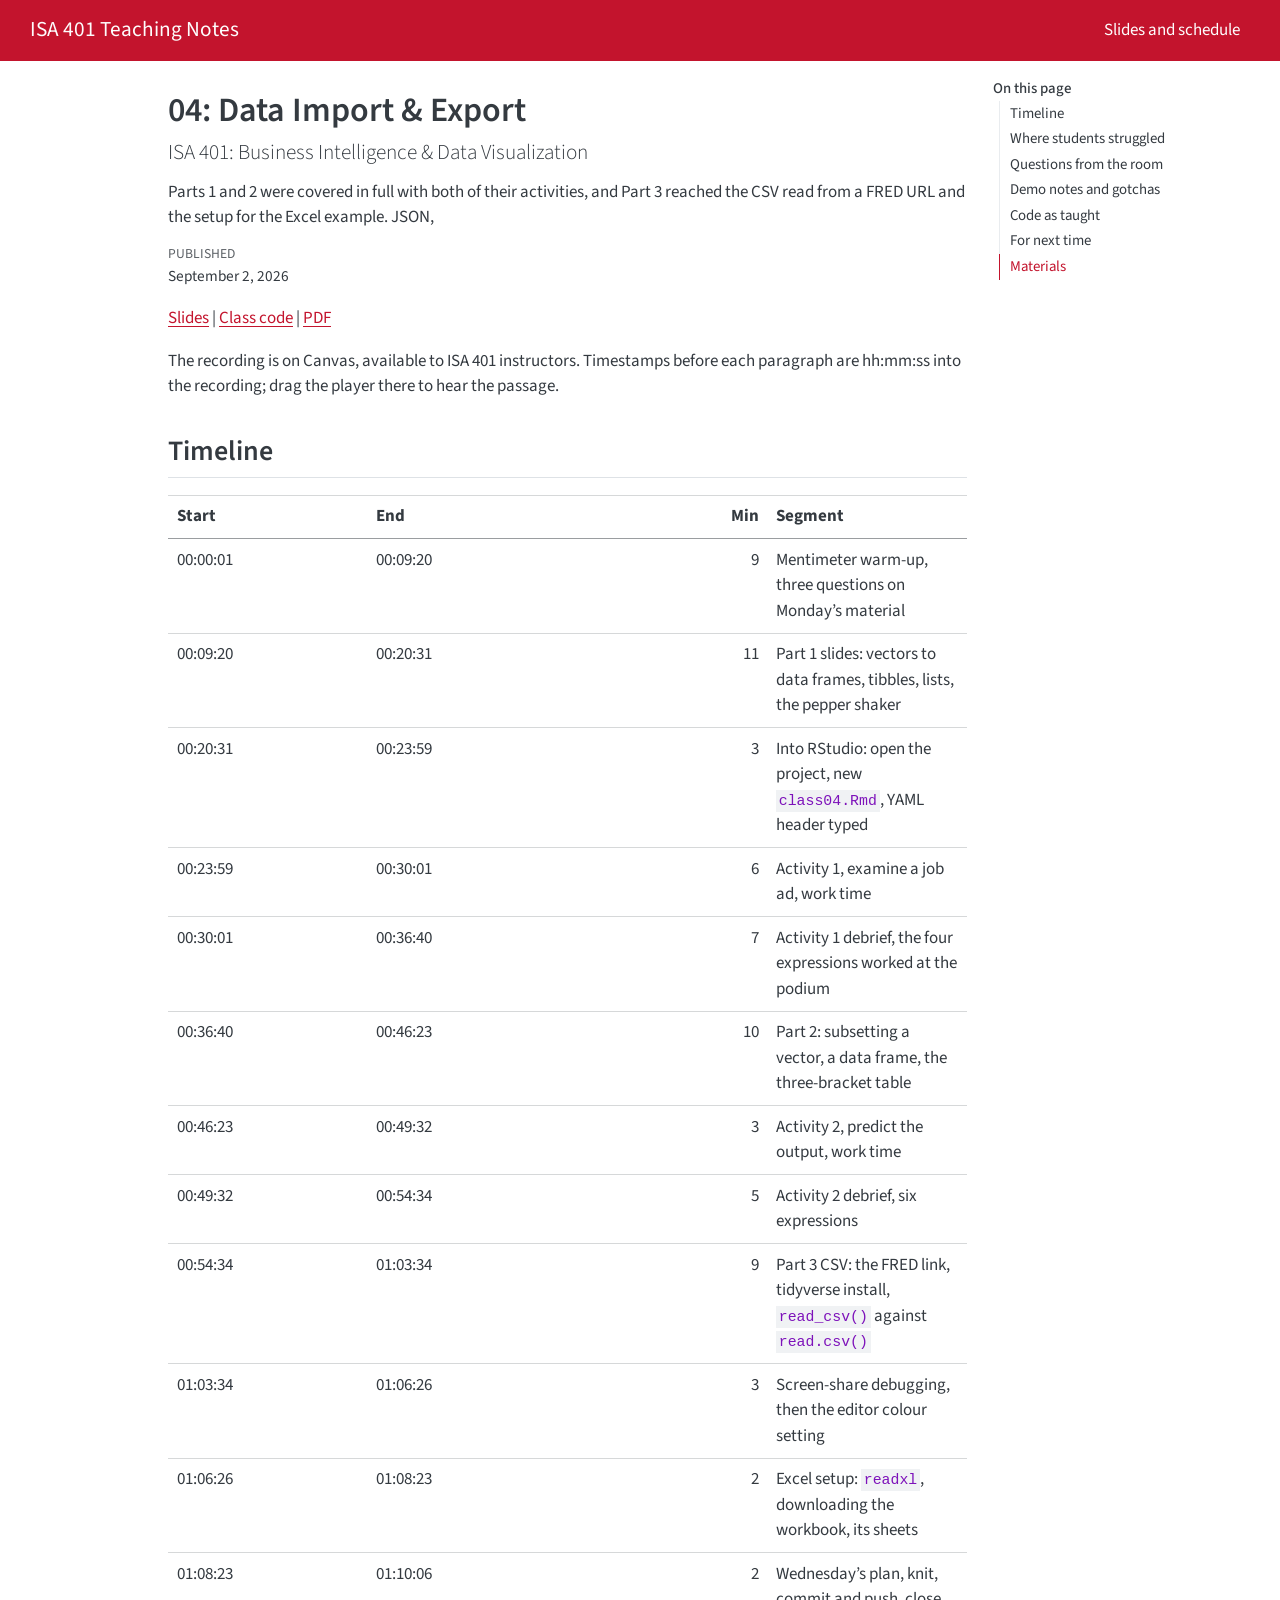
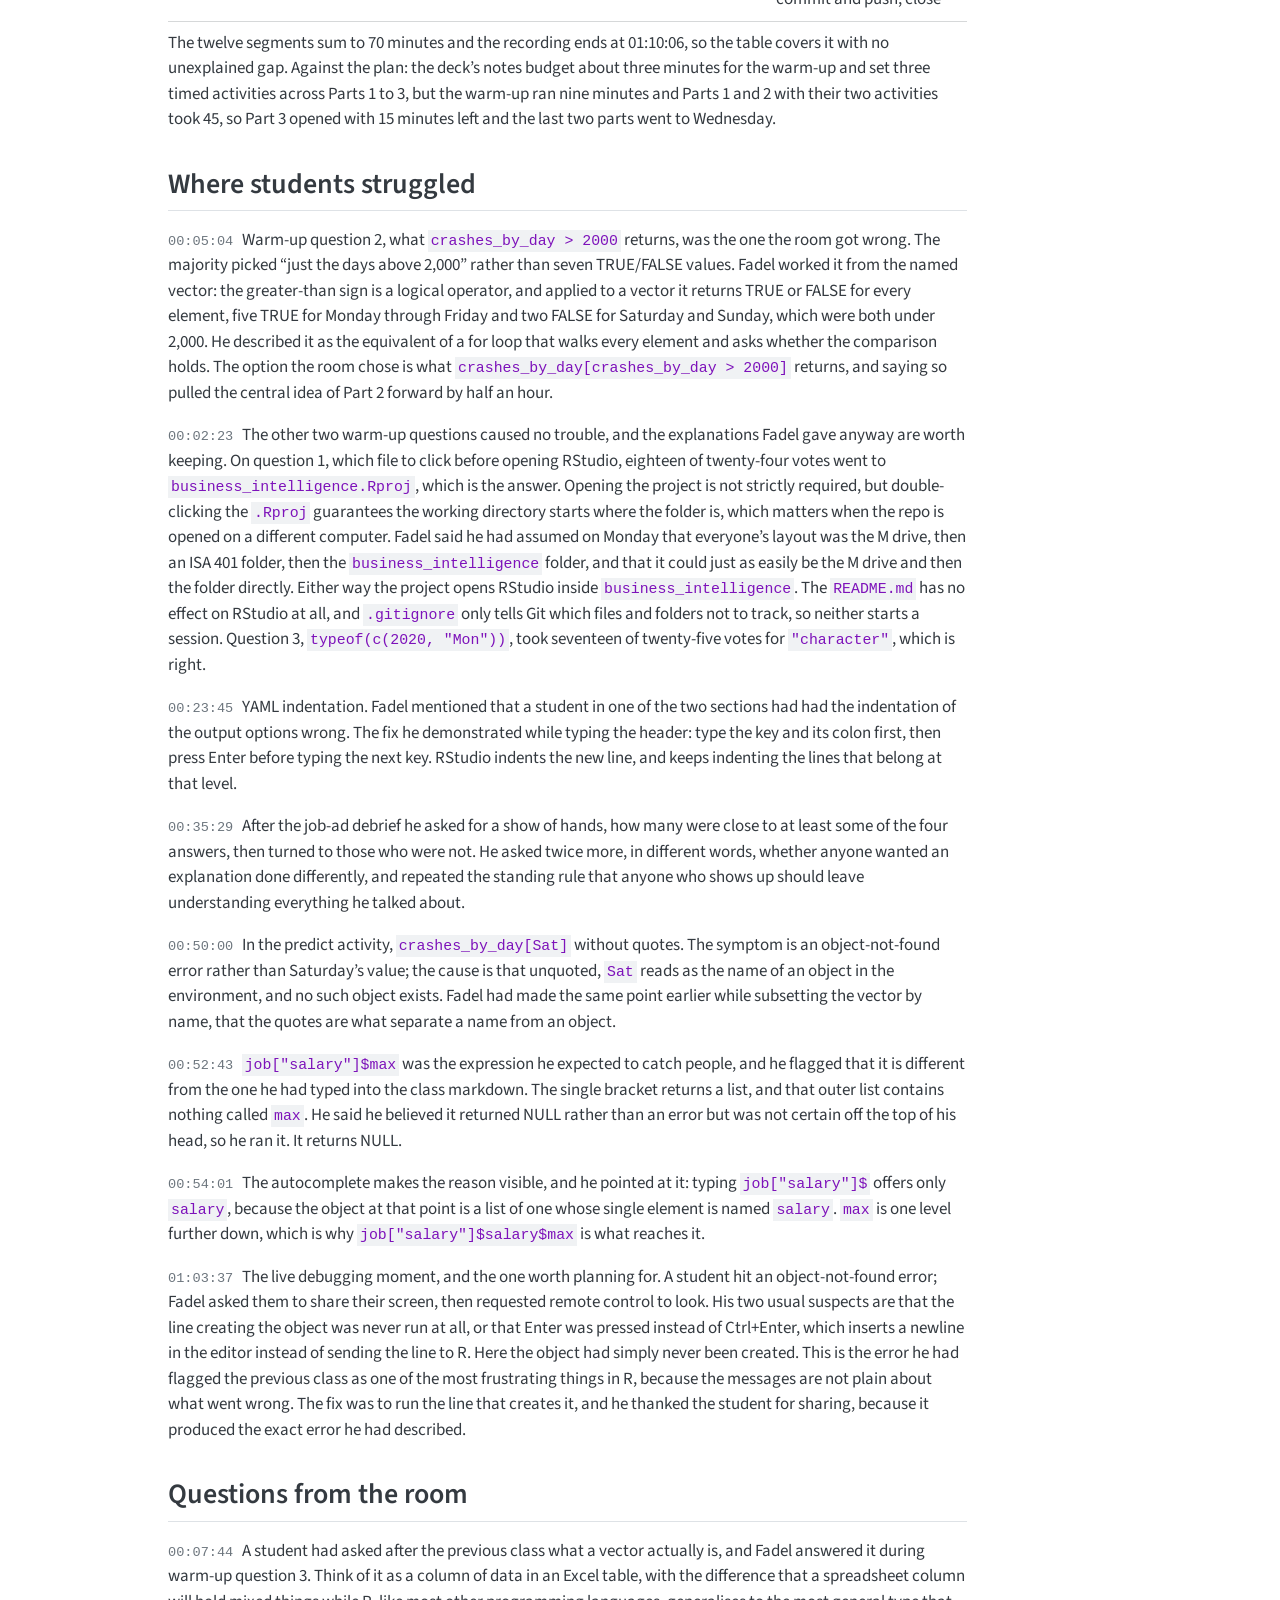
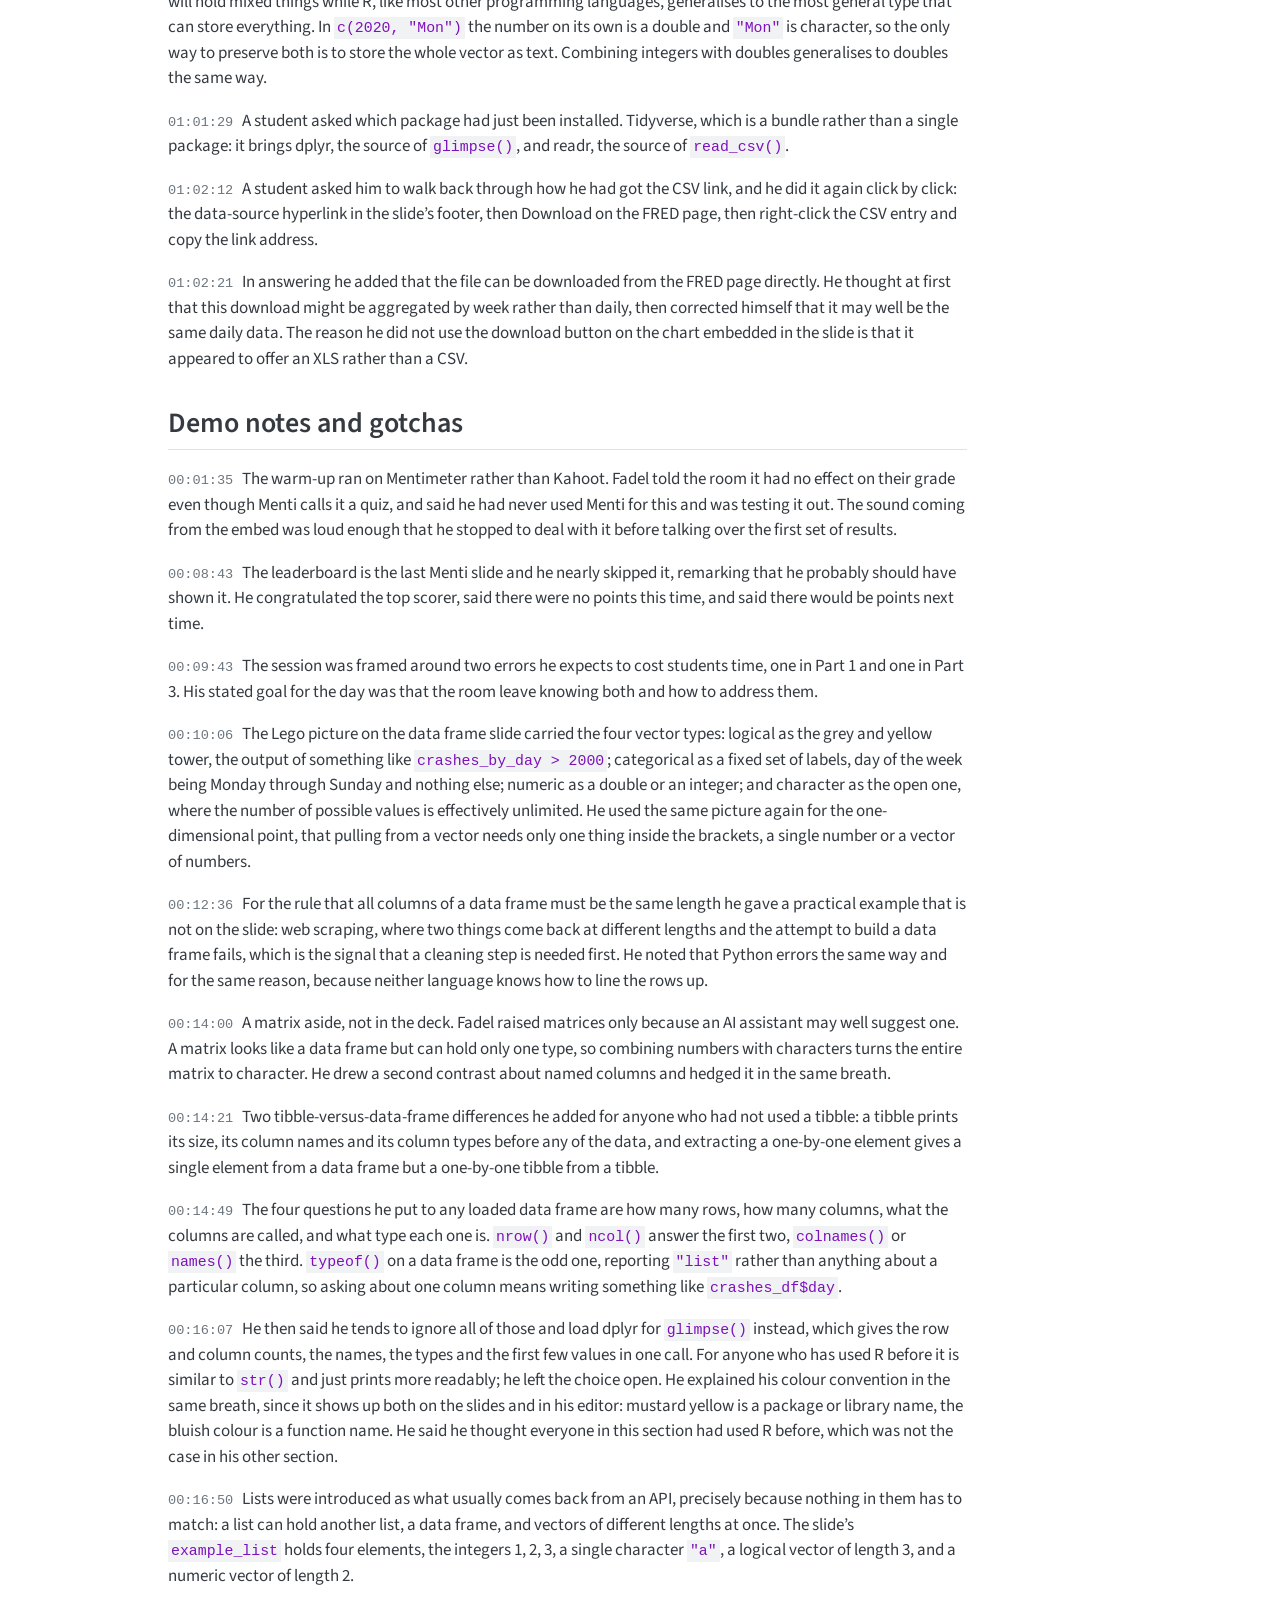
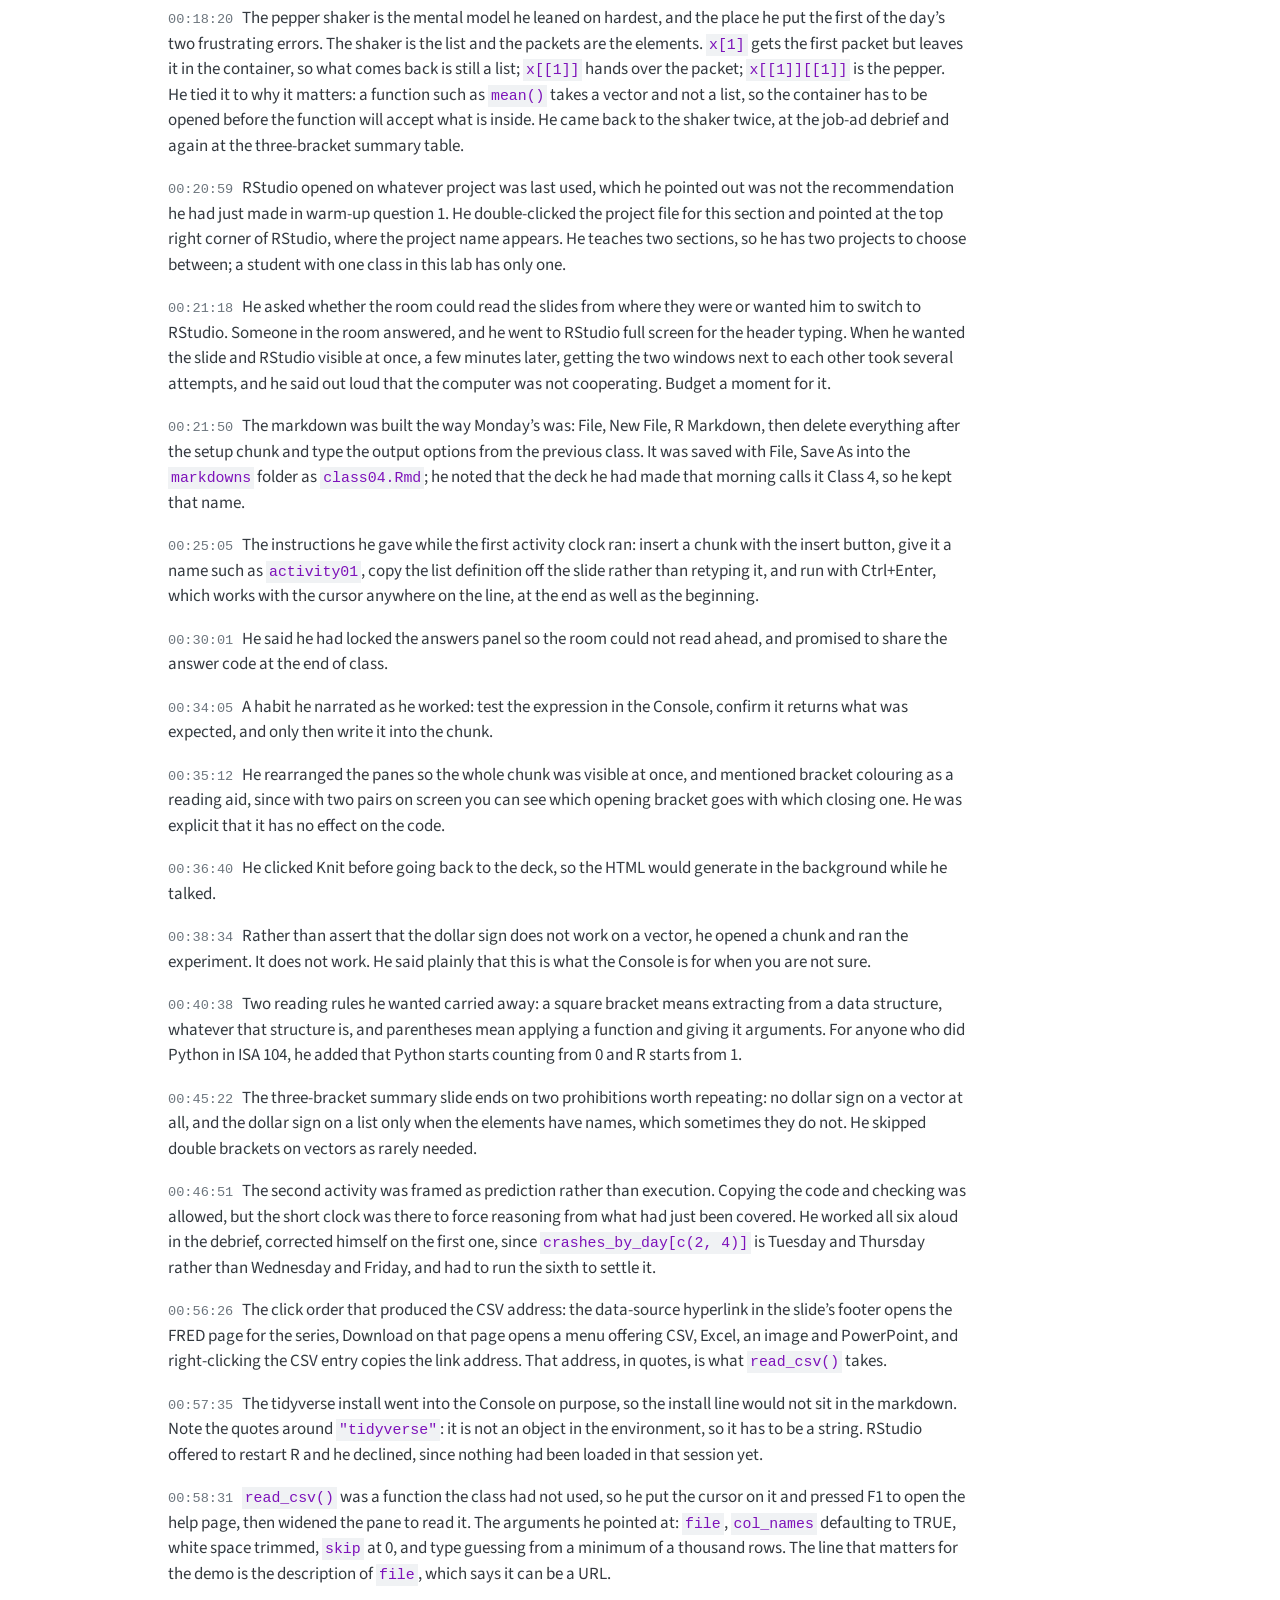
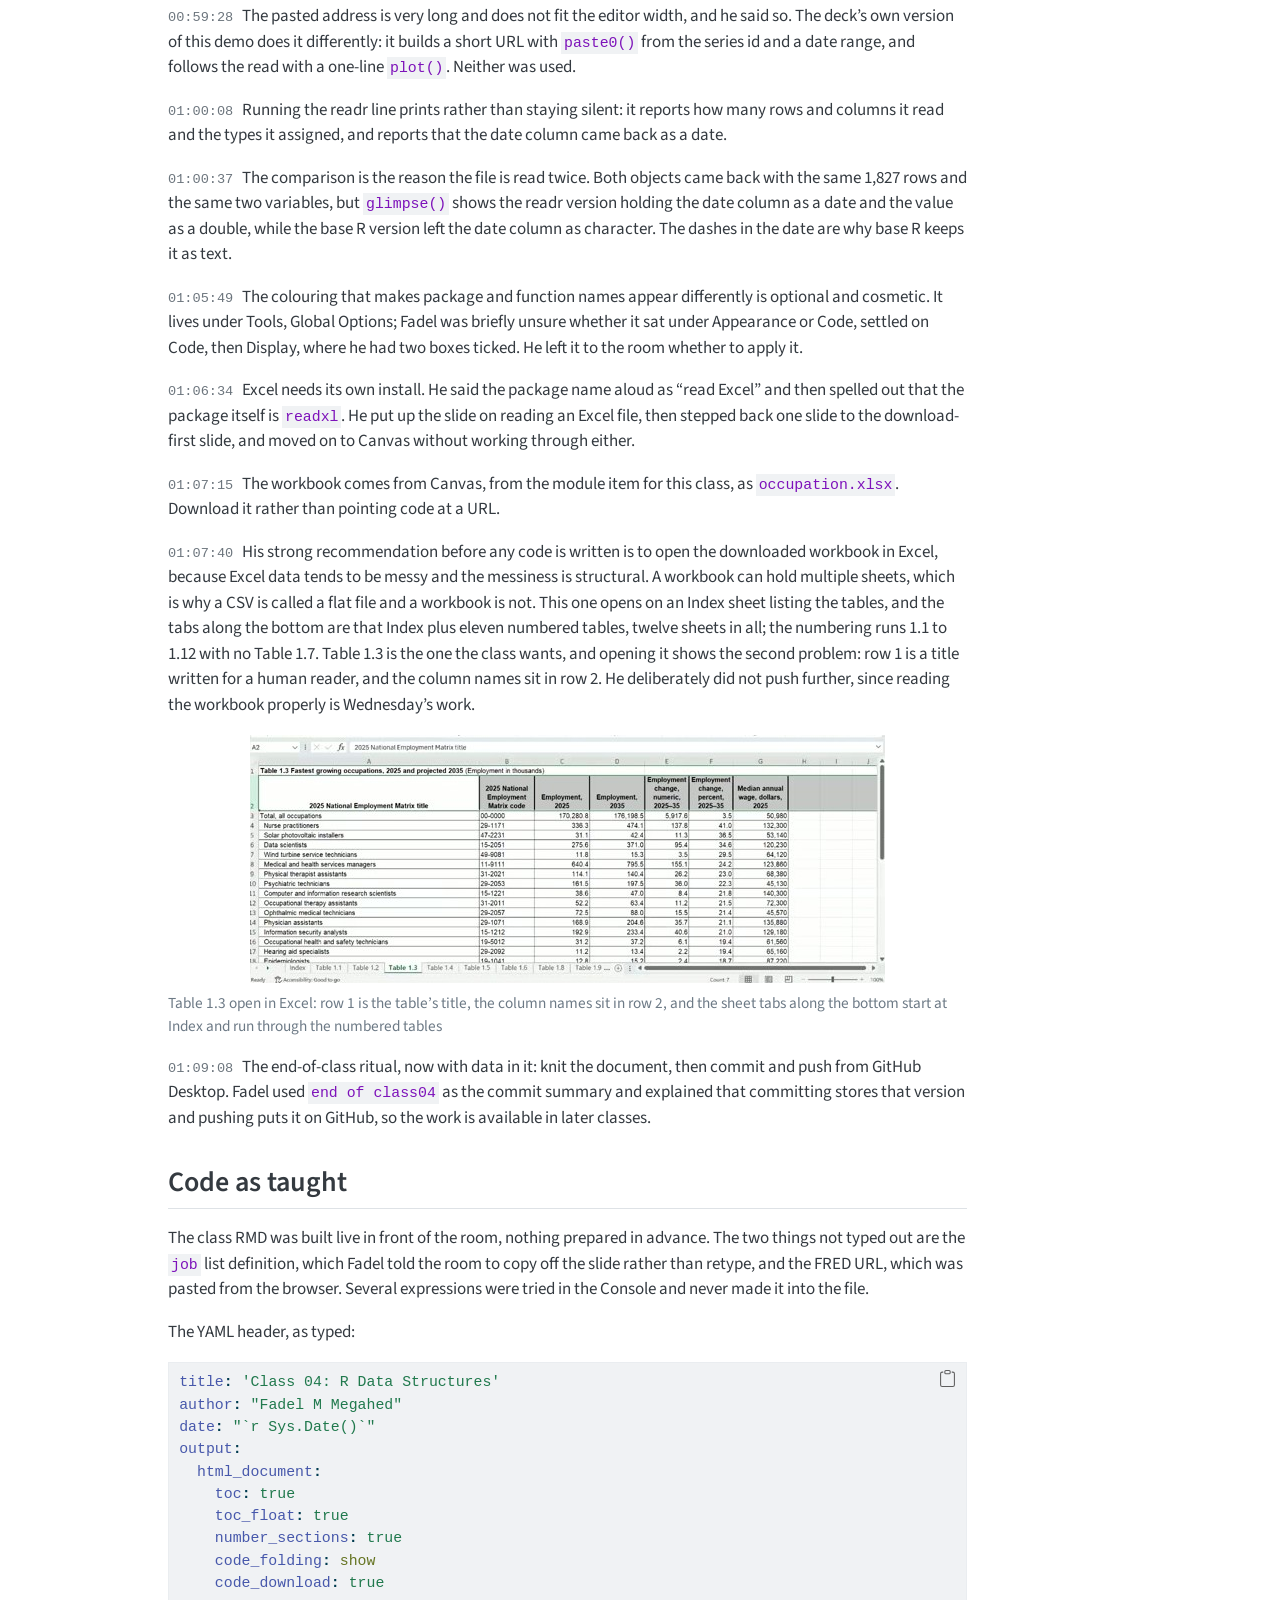
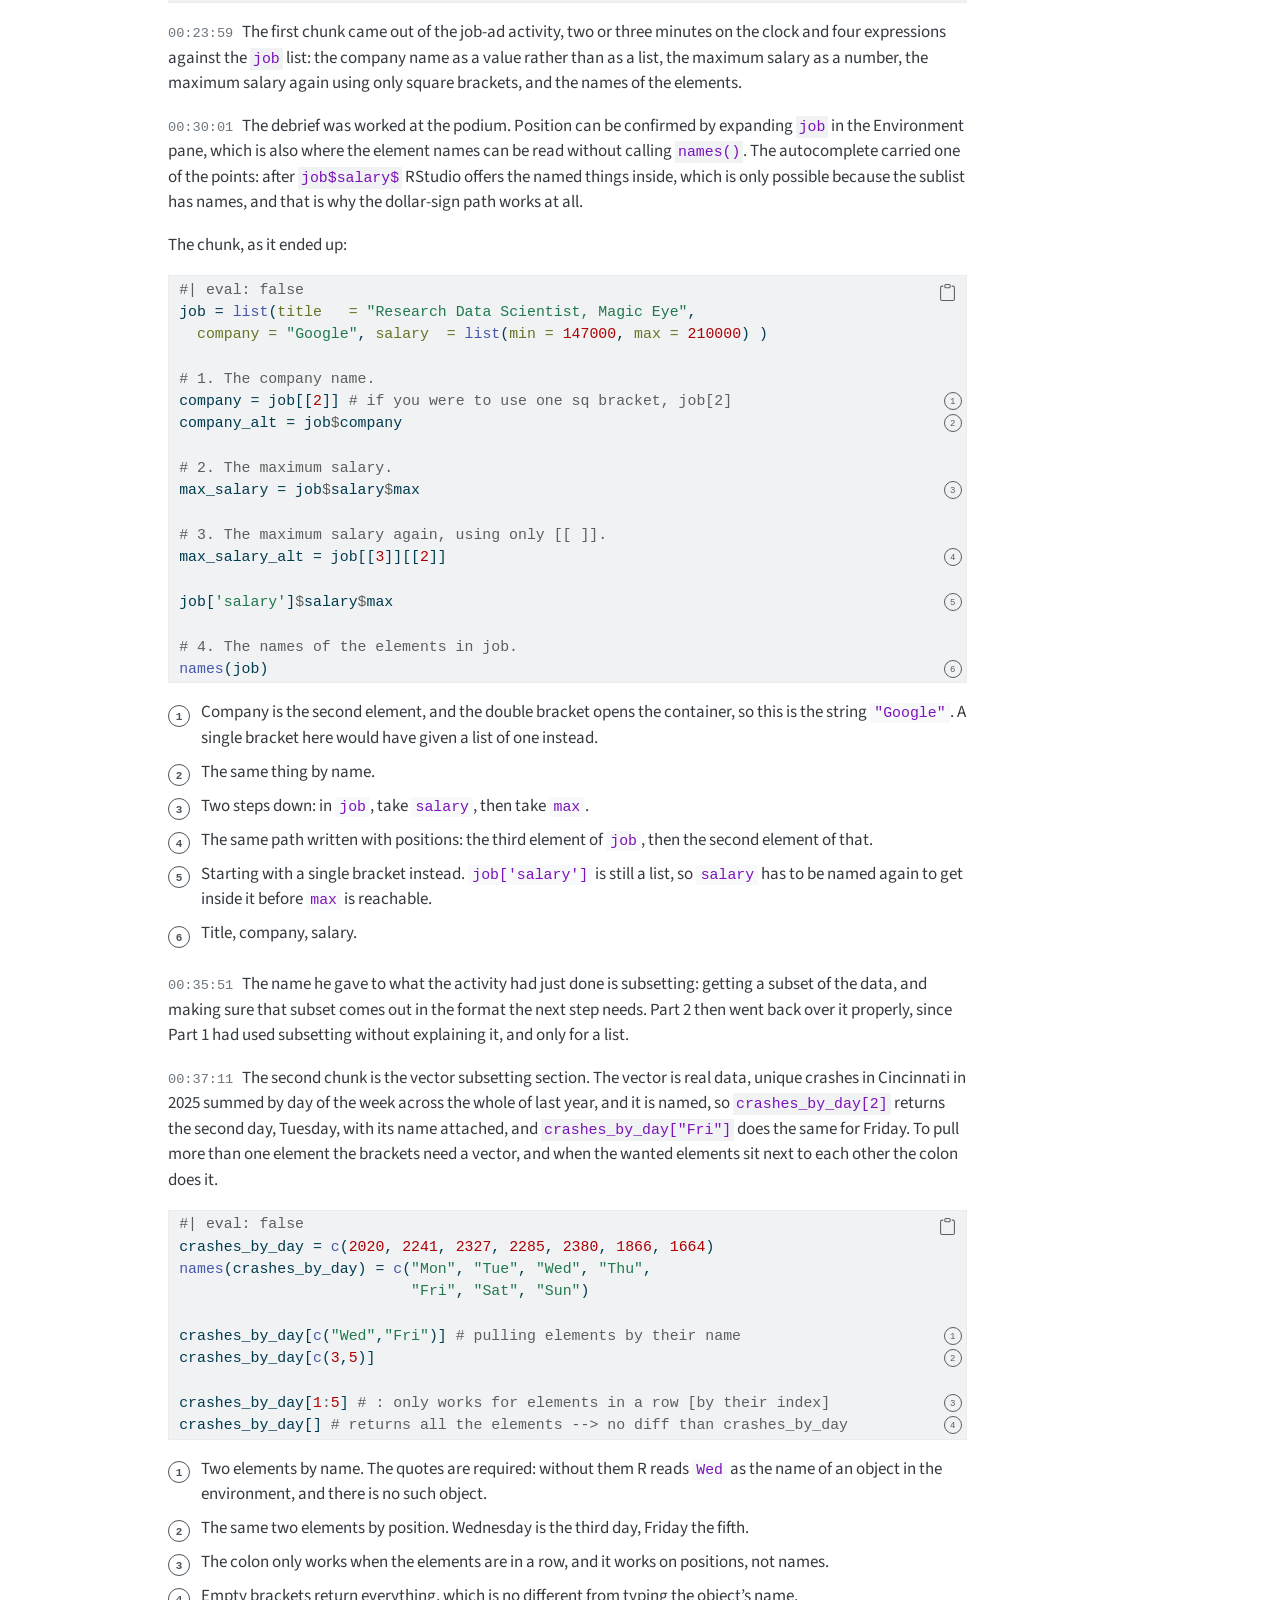
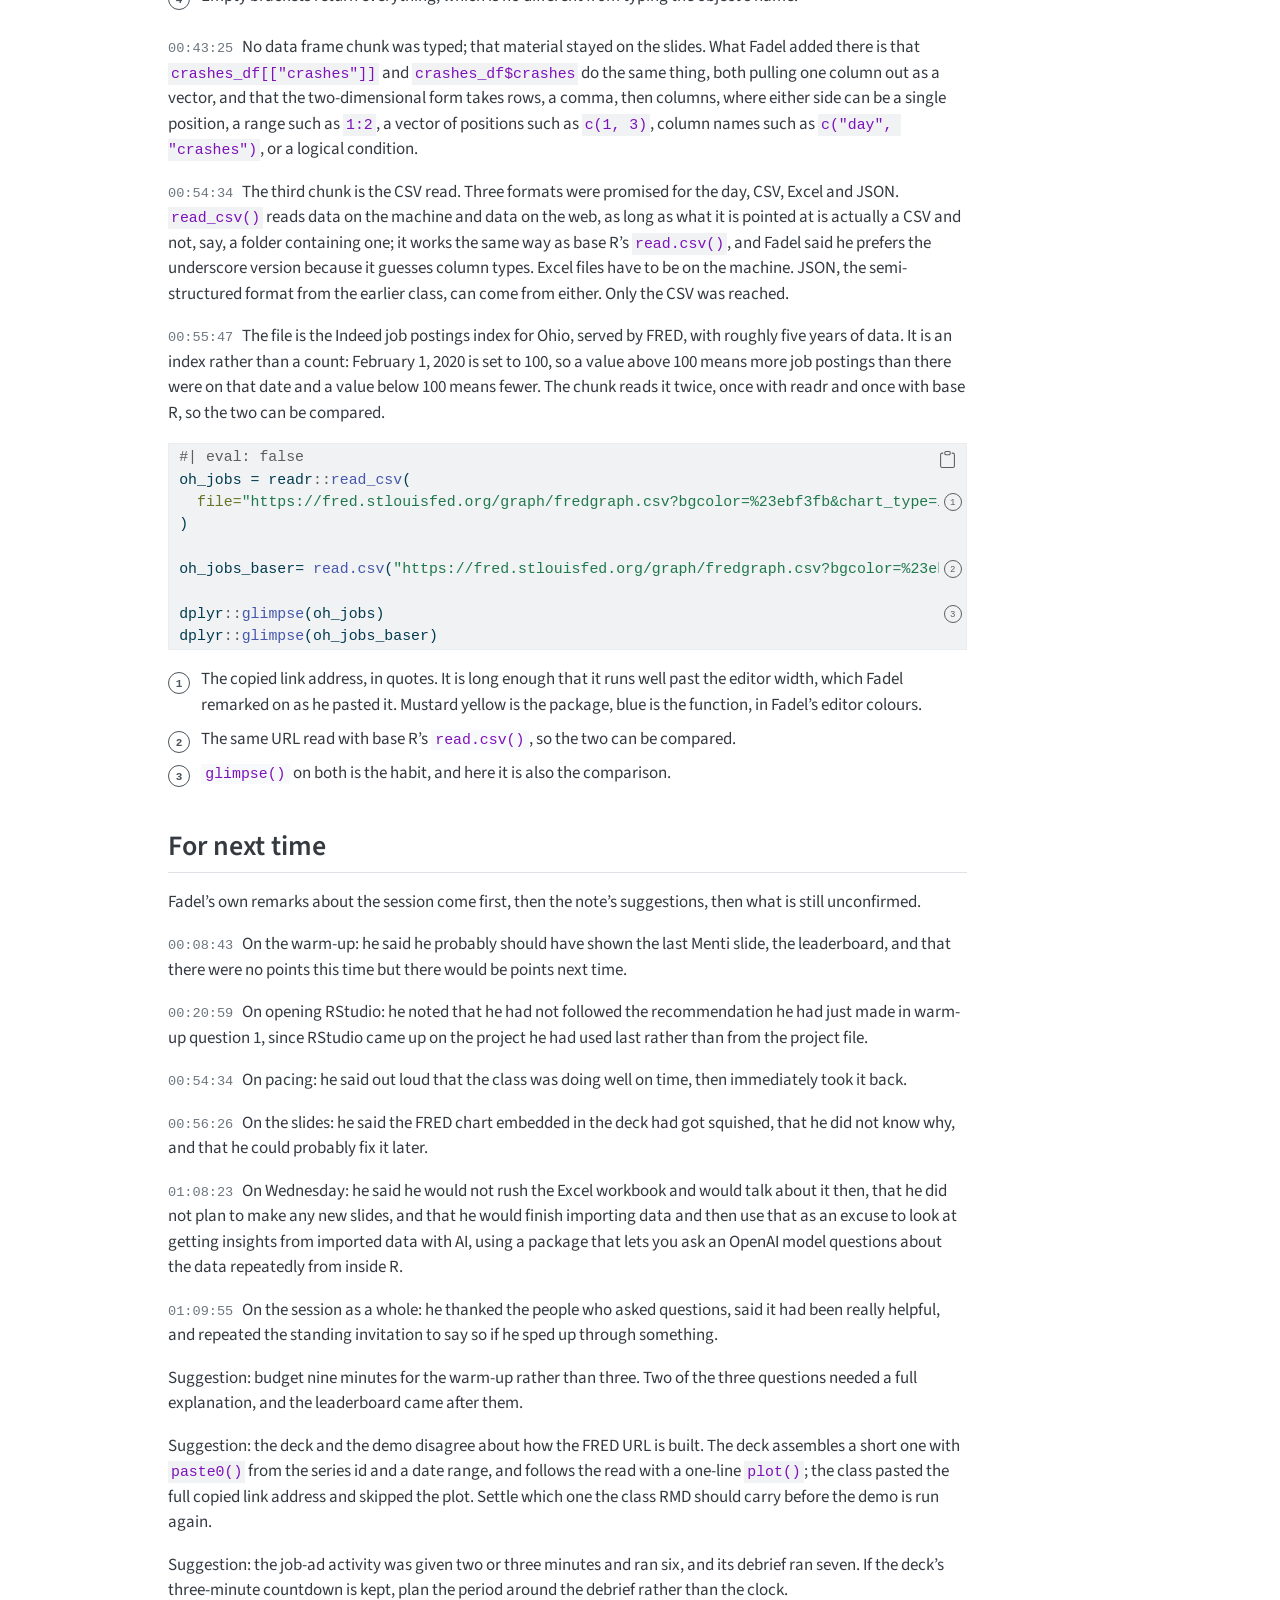
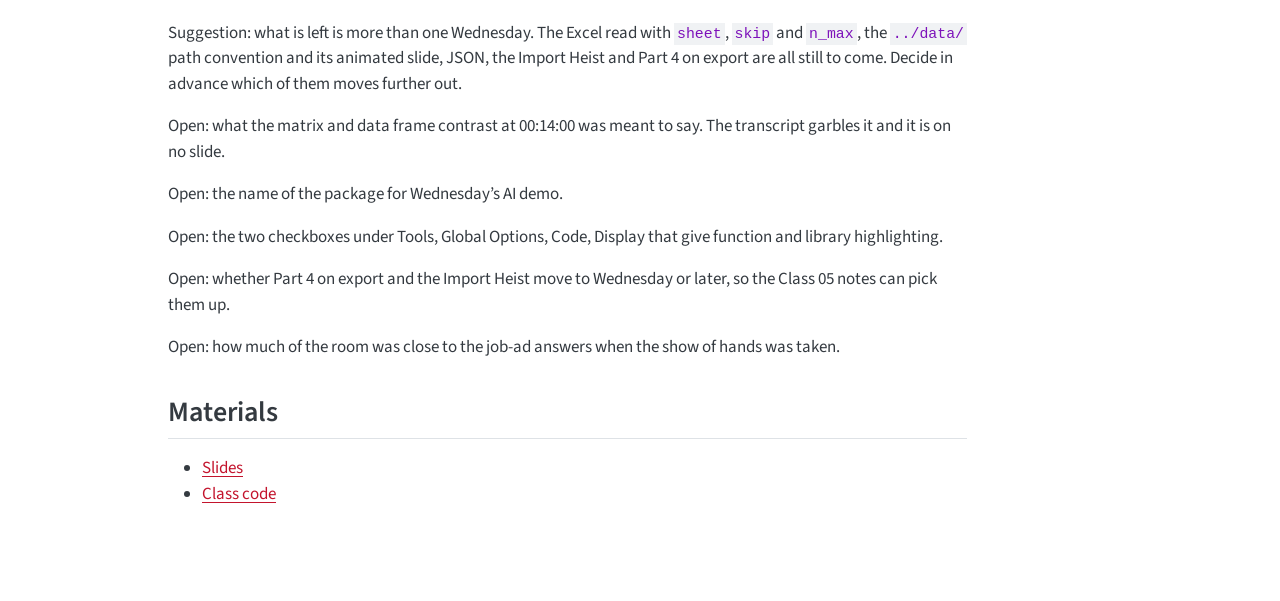
<file: docs/class04/index.html>
<!DOCTYPE html>
<html xmlns="http://www.w3.org/1999/xhtml" lang="en" xml:lang="en"><head>

<meta charset="utf-8">
<meta name="generator" content="quarto-1.10.18">

<meta name="viewport" content="width=device-width, initial-scale=1.0, user-scalable=yes">

<meta name="dcterms.date" content="2026-09-02">
<meta name="description" content="Parts 1 and 2 were covered in full with both of their activities, and Part 3 reached the CSV read from a FRED URL and the setup for the Excel example. JSON,">

<title>04: Data Import &amp; Export – ISA 401 Teaching Notes</title>
<style>
/* Default styles provided by pandoc.
** See https://pandoc.org/MANUAL.html#variables-for-html for config info.
*/
span.smallcaps{font-variant: small-caps;}
div.columns{display: flex; gap: 1.5em;}
div.column{flex: auto;}
@media screen {
div.columns{gap: min(4vw, 1.5em);}
div.column{overflow-x: auto;}
}
div.hanging-indent{margin-left: 1.5em; text-indent: -1.5em;}
ul.task-list{list-style: none;}
ul.task-list li input[type="checkbox"] {
  width: 0.8em;
  margin: 0 0.8em 0.2em -1em; /* quarto-specific, see https://github.com/quarto-dev/quarto-cli/issues/4556 */ 
  vertical-align: middle;
}
/* CSS for syntax highlighting */
html { -webkit-text-size-adjust: 100%; }
pre > code.sourceCode { white-space: pre; position: relative; }
pre > code.sourceCode > span { display: inline-block; line-height: 1.25; }
pre > code.sourceCode > span:empty { height: 1.2em; }
.sourceCode { overflow: visible; }
code.sourceCode > span { color: inherit; text-decoration: inherit; }
div.sourceCode { margin: 1em 0; }
pre.sourceCode { margin: 0; }
@media screen {
div.sourceCode { overflow: auto; }
}
@media print {
pre > code.sourceCode { white-space: pre-wrap; }
pre > code.sourceCode > span { text-indent: -5em; padding-left: 5em; }
}
pre.numberSource code
  { counter-reset: source-line 0; }
pre.numberSource code > span
  { position: relative; left: -4em; counter-increment: source-line; }
pre.numberSource code > span > a:first-child::before
  { content: counter(source-line);
    position: relative; left: -1em; text-align: right; vertical-align: baseline;
    border: none; display: inline-block;
    -webkit-touch-callout: none; -webkit-user-select: none;
    -khtml-user-select: none; -moz-user-select: none;
    -ms-user-select: none; user-select: none;
    padding: 0 4px; width: 4em;
  }
pre.numberSource { margin-left: 3em;  padding-left: 4px; }
div.sourceCode
  {   }
@media screen {
pre > code.sourceCode > span > a:first-child::before { text-decoration: underline; }
}
</style>


<script src="../site_libs/quarto-nav/quarto-nav.js"></script>
<script src="../site_libs/quarto-nav/headroom.min.js"></script>
<link href="../favicon.png" rel="icon" type="image/png">
<script src="../site_libs/clipboard/clipboard.min.js"></script>
<script src="../site_libs/quarto-html/quarto.js" type="module"></script>
<script src="../site_libs/quarto-html/tabsets/tabsets.js" type="module"></script>
<script src="../site_libs/quarto-html/popper.min.js"></script>
<script src="../site_libs/quarto-html/tippy.umd.min.js"></script>
<script src="../site_libs/quarto-html/anchor.min.js"></script>
<link href="../site_libs/quarto-html/tippy.css" rel="stylesheet">
<link href="../site_libs/quarto-html/quarto-syntax-highlighting-64a204ab8560d761af7679ceaba22944.css" rel="stylesheet" id="quarto-text-highlighting-styles">
<script src="../site_libs/bootstrap/bootstrap.min.js"></script>
<link href="../site_libs/bootstrap/bootstrap-icons.css" rel="stylesheet">
<link href="../site_libs/bootstrap/bootstrap-a12129f24db7b5e8b0fdb4b6c93d7bee.min.css" rel="stylesheet" append-hash="true" id="quarto-bootstrap" data-mode="light">
<script id="quarto-search-options" type="application/json">{
  "language": {
    "search-no-results-text": "No results",
    "search-matching-documents-text": "matching documents",
    "search-copy-link-title": "Copy link to search",
    "search-hide-matches-text": "Hide additional matches",
    "search-more-match-text": "more match in this document",
    "search-more-matches-text": "more matches in this document",
    "search-clear-button-title": "Clear",
    "search-text-placeholder": "",
    "search-detached-cancel-button-title": "Cancel",
    "search-submit-button-title": "Submit",
    "search-label": "Search"
  }
}</script>


</head>

<body class="nav-fixed quarto-light">

<div id="quarto-search-results"></div>
  <header id="quarto-header" class="headroom fixed-top">
    <nav class="navbar navbar-expand-lg " data-bs-theme="dark">
      <div class="navbar-container container-fluid">
      <div class="navbar-brand-container mx-auto">
    <a class="navbar-brand" href="../index.html">
    <span class="navbar-title">ISA 401 Teaching Notes</span>
    </a>
  </div>
          <button class="navbar-toggler" type="button" data-bs-toggle="collapse" data-bs-target="#navbarCollapse" aria-controls="navbarCollapse" role="menu" aria-expanded="false" aria-label="Toggle navigation" onclick="if (window.quartoToggleHeadroom) { window.quartoToggleHeadroom(); }">
  <span class="navbar-toggler-icon"></span>
</button>
          <div class="collapse navbar-collapse" id="navbarCollapse">
            <ul class="navbar-nav navbar-nav-scroll ms-auto">
  <li class="nav-item">
    <a class="nav-link" href="https://github.com/fmegahed/isa401#schedule"> 
<span class="menu-text">Slides and schedule</span></a>
  </li>  
</ul>
          </div> <!-- /navcollapse -->
            <div class="quarto-navbar-tools">
</div>
      </div> <!-- /container-fluid -->
    </nav>
</header>
<!-- content -->
<div id="quarto-content" class="quarto-container page-columns page-rows-contents page-layout-article page-navbar">
<!-- sidebar -->
<!-- margin-sidebar -->
    <div id="quarto-margin-sidebar" class="sidebar margin-sidebar">
        <nav id="TOC" role="doc-toc" class="toc-active">
    <h2 id="toc-title">On this page</h2>
   
  <ul>
  <li><a href="#timeline" id="toc-timeline" class="nav-link active" data-scroll-target="#timeline">Timeline</a></li>
  <li><a href="#where-students-struggled" id="toc-where-students-struggled" class="nav-link" data-scroll-target="#where-students-struggled">Where students struggled</a></li>
  <li><a href="#questions-from-the-room" id="toc-questions-from-the-room" class="nav-link" data-scroll-target="#questions-from-the-room">Questions from the room</a></li>
  <li><a href="#demo-notes-and-gotchas" id="toc-demo-notes-and-gotchas" class="nav-link" data-scroll-target="#demo-notes-and-gotchas">Demo notes and gotchas</a></li>
  <li><a href="#code-as-taught" id="toc-code-as-taught" class="nav-link" data-scroll-target="#code-as-taught">Code as taught</a></li>
  <li><a href="#for-next-time" id="toc-for-next-time" class="nav-link" data-scroll-target="#for-next-time">For next time</a></li>
  <li><a href="#materials" id="toc-materials" class="nav-link" data-scroll-target="#materials">Materials</a></li>
  </ul>
</nav>
    </div>
<!-- main -->
<main class="content" id="quarto-document-content">

<header id="title-block-header" class="quarto-title-block default">
<div class="quarto-title">
<h1 class="title">04: Data Import &amp; Export</h1>
<p class="subtitle lead">ISA 401: Business Intelligence &amp; Data Visualization</p>
</div>

<div>
  <div class="description">
    Parts 1 and 2 were covered in full with both of their activities, and Part 3 reached the CSV read from a FRED URL and the setup for the Excel example. JSON,
  </div>
</div>


<div class="quarto-title-meta">

    
    <div>
    <div class="quarto-title-meta-heading">Published</div>
    <div class="quarto-title-meta-contents">
      <p class="date">September 2, 2026</p>
    </div>
  </div>
  
    
  </div>
  


</header>


<p><a href="https://fmegahed.github.io/isa401/fall2026/class04/04_data_import_export.html">Slides</a> | <a href="https://github.com/fmegahed/isa401a/blob/main/markdowns/class04.Rmd">Class code</a> | <a href="index.pdf">PDF</a></p>
<p>The recording is on Canvas, available to ISA 401 instructors. Timestamps before each paragraph are hh:mm:ss into the recording; drag the player there to hear the passage.</p>
<section id="timeline" class="level2">
<h2 class="anchored" data-anchor-id="timeline">Timeline</h2>
<table class="caption-top table">
<colgroup>
<col style="width: 25%">
<col style="width: 25%">
<col style="width: 25%">
<col style="width: 25%">
</colgroup>
<thead>
<tr class="header">
<th style="text-align: left;">Start</th>
<th style="text-align: left;">End</th>
<th style="text-align: right;">Min</th>
<th style="text-align: left;">Segment</th>
</tr>
</thead>
<tbody>
<tr class="odd">
<td style="text-align: left;">00:00:01</td>
<td style="text-align: left;">00:09:20</td>
<td style="text-align: right;">9</td>
<td style="text-align: left;">Mentimeter warm-up, three questions on Monday’s material</td>
</tr>
<tr class="even">
<td style="text-align: left;">00:09:20</td>
<td style="text-align: left;">00:20:31</td>
<td style="text-align: right;">11</td>
<td style="text-align: left;">Part 1 slides: vectors to data frames, tibbles, lists, the pepper shaker</td>
</tr>
<tr class="odd">
<td style="text-align: left;">00:20:31</td>
<td style="text-align: left;">00:23:59</td>
<td style="text-align: right;">3</td>
<td style="text-align: left;">Into RStudio: open the project, new <code>class04.Rmd</code>, YAML header typed</td>
</tr>
<tr class="even">
<td style="text-align: left;">00:23:59</td>
<td style="text-align: left;">00:30:01</td>
<td style="text-align: right;">6</td>
<td style="text-align: left;">Activity 1, examine a job ad, work time</td>
</tr>
<tr class="odd">
<td style="text-align: left;">00:30:01</td>
<td style="text-align: left;">00:36:40</td>
<td style="text-align: right;">7</td>
<td style="text-align: left;">Activity 1 debrief, the four expressions worked at the podium</td>
</tr>
<tr class="even">
<td style="text-align: left;">00:36:40</td>
<td style="text-align: left;">00:46:23</td>
<td style="text-align: right;">10</td>
<td style="text-align: left;">Part 2: subsetting a vector, a data frame, the three-bracket table</td>
</tr>
<tr class="odd">
<td style="text-align: left;">00:46:23</td>
<td style="text-align: left;">00:49:32</td>
<td style="text-align: right;">3</td>
<td style="text-align: left;">Activity 2, predict the output, work time</td>
</tr>
<tr class="even">
<td style="text-align: left;">00:49:32</td>
<td style="text-align: left;">00:54:34</td>
<td style="text-align: right;">5</td>
<td style="text-align: left;">Activity 2 debrief, six expressions</td>
</tr>
<tr class="odd">
<td style="text-align: left;">00:54:34</td>
<td style="text-align: left;">01:03:34</td>
<td style="text-align: right;">9</td>
<td style="text-align: left;">Part 3 CSV: the FRED link, tidyverse install, <code>read_csv()</code> against <code>read.csv()</code></td>
</tr>
<tr class="even">
<td style="text-align: left;">01:03:34</td>
<td style="text-align: left;">01:06:26</td>
<td style="text-align: right;">3</td>
<td style="text-align: left;">Screen-share debugging, then the editor colour setting</td>
</tr>
<tr class="odd">
<td style="text-align: left;">01:06:26</td>
<td style="text-align: left;">01:08:23</td>
<td style="text-align: right;">2</td>
<td style="text-align: left;">Excel setup: <code>readxl</code>, downloading the workbook, its sheets</td>
</tr>
<tr class="even">
<td style="text-align: left;">01:08:23</td>
<td style="text-align: left;">01:10:06</td>
<td style="text-align: right;">2</td>
<td style="text-align: left;">Wednesday’s plan, knit, commit and push, close</td>
</tr>
</tbody>
</table>
<p>The twelve segments sum to 70 minutes and the recording ends at 01:10:06, so the table covers it with no unexplained gap. Against the plan: the deck’s notes budget about three minutes for the warm-up and set three timed activities across Parts 1 to 3, but the warm-up ran nine minutes and Parts 1 and 2 with their two activities took 45, so Part 3 opened with 15 minutes left and the last two parts went to Wednesday.</p>
</section>
<section id="where-students-struggled" class="level2">
<h2 class="anchored" data-anchor-id="where-students-struggled">Where students struggled</h2>
<p><span class="ts">00:05:04</span> Warm-up question 2, what <code>crashes_by_day &gt; 2000</code> returns, was the one the room got wrong. The majority picked “just the days above 2,000” rather than seven TRUE/FALSE values. Fadel worked it from the named vector: the greater-than sign is a logical operator, and applied to a vector it returns TRUE or FALSE for every element, five TRUE for Monday through Friday and two FALSE for Saturday and Sunday, which were both under 2,000. He described it as the equivalent of a for loop that walks every element and asks whether the comparison holds. The option the room chose is what <code>crashes_by_day[crashes_by_day &gt; 2000]</code> returns, and saying so pulled the central idea of Part 2 forward by half an hour.</p>
<p><span class="ts">00:02:23</span> The other two warm-up questions caused no trouble, and the explanations Fadel gave anyway are worth keeping. On question 1, which file to click before opening RStudio, eighteen of twenty-four votes went to <code>business_intelligence.Rproj</code>, which is the answer. Opening the project is not strictly required, but double-clicking the <code>.Rproj</code> guarantees the working directory starts where the folder is, which matters when the repo is opened on a different computer. Fadel said he had assumed on Monday that everyone’s layout was the M drive, then an ISA 401 folder, then the <code>business_intelligence</code> folder, and that it could just as easily be the M drive and then the folder directly. Either way the project opens RStudio inside <code>business_intelligence</code>. The <code>README.md</code> has no effect on RStudio at all, and <code>.gitignore</code> only tells Git which files and folders not to track, so neither starts a session. Question 3, <code>typeof(c(2020, "Mon"))</code>, took seventeen of twenty-five votes for <code>"character"</code>, which is right.</p>
<p><span class="ts">00:23:45</span> YAML indentation. Fadel mentioned that a student in one of the two sections had had the indentation of the output options wrong. The fix he demonstrated while typing the header: type the key and its colon first, then press Enter before typing the next key. RStudio indents the new line, and keeps indenting the lines that belong at that level.</p>
<p><span class="ts">00:35:29</span> After the job-ad debrief he asked for a show of hands, how many were close to at least some of the four answers, then turned to those who were not. He asked twice more, in different words, whether anyone wanted an explanation done differently, and repeated the standing rule that anyone who shows up should leave understanding everything he talked about. <!-- todo: awaiting answer #5 @ 00:35:29 — the show of hands after Activity 1: roughly how much of the room was close? The note reports only that the poll happened, and claims no proportion. --></p>
<p><span class="ts">00:50:00</span> In the predict activity, <code>crashes_by_day[Sat]</code> without quotes. The symptom is an object-not-found error rather than Saturday’s value; the cause is that unquoted, <code>Sat</code> reads as the name of an object in the environment, and no such object exists. Fadel had made the same point earlier while subsetting the vector by name, that the quotes are what separate a name from an object.</p>
<p><span class="ts">00:52:43</span> <code>job["salary"]$max</code> was the expression he expected to catch people, and he flagged that it is different from the one he had typed into the class markdown. The single bracket returns a list, and that outer list contains nothing called <code>max</code>. He said he believed it returned NULL rather than an error but was not certain off the top of his head, so he ran it. It returns NULL.</p>
<p><span class="ts">00:54:01</span> The autocomplete makes the reason visible, and he pointed at it: typing <code>job["salary"]$</code> offers only <code>salary</code>, because the object at that point is a list of one whose single element is named <code>salary</code>. <code>max</code> is one level further down, which is why <code>job["salary"]$salary$max</code> is what reaches it.</p>
<p><span class="ts">01:03:37</span> The live debugging moment, and the one worth planning for. A student hit an object-not-found error; Fadel asked them to share their screen, then requested remote control to look. His two usual suspects are that the line creating the object was never run at all, or that Enter was pressed instead of Ctrl+Enter, which inserts a newline in the editor instead of sending the line to R. Here the object had simply never been created. This is the error he had flagged the previous class as one of the most frustrating things in R, because the messages are not plain about what went wrong. The fix was to run the line that creates it, and he thanked the student for sharing, because it produced the exact error he had described.</p>
</section>
<section id="questions-from-the-room" class="level2">
<h2 class="anchored" data-anchor-id="questions-from-the-room">Questions from the room</h2>
<p><span class="ts">00:07:44</span> A student had asked after the previous class what a vector actually is, and Fadel answered it during warm-up question 3. Think of it as a column of data in an Excel table, with the difference that a spreadsheet column will hold mixed things while R, like most other programming languages, generalises to the most general type that can store everything. In <code>c(2020, "Mon")</code> the number on its own is a double and <code>"Mon"</code> is character, so the only way to preserve both is to store the whole vector as text. Combining integers with doubles generalises to doubles the same way.</p>
<p><span class="ts">01:01:29</span> A student asked which package had just been installed. Tidyverse, which is a bundle rather than a single package: it brings dplyr, the source of <code>glimpse()</code>, and readr, the source of <code>read_csv()</code>.</p>
<p><span class="ts">01:02:12</span> A student asked him to walk back through how he had got the CSV link, and he did it again click by click: the data-source hyperlink in the slide’s footer, then Download on the FRED page, then right-click the CSV entry and copy the link address.</p>
<p><span class="ts">01:02:21</span> In answering he added that the file can be downloaded from the FRED page directly. He thought at first that this download might be aggregated by week rather than daily, then corrected himself that it may well be the same daily data. The reason he did not use the download button on the chart embedded in the slide is that it appeared to offer an XLS rather than a CSV.</p>
</section>
<section id="demo-notes-and-gotchas" class="level2">
<h2 class="anchored" data-anchor-id="demo-notes-and-gotchas">Demo notes and gotchas</h2>
<p><span class="ts">00:01:35</span> The warm-up ran on Mentimeter rather than Kahoot. Fadel told the room it had no effect on their grade even though Menti calls it a quiz, and said he had never used Menti for this and was testing it out. The sound coming from the embed was loud enough that he stopped to deal with it before talking over the first set of results.</p>
<p><span class="ts">00:08:43</span> The leaderboard is the last Menti slide and he nearly skipped it, remarking that he probably should have shown it. He congratulated the top scorer, said there were no points this time, and said there would be points next time.</p>
<p><span class="ts">00:09:43</span> The session was framed around two errors he expects to cost students time, one in Part 1 and one in Part 3. His stated goal for the day was that the room leave knowing both and how to address them.</p>
<p><span class="ts">00:10:06</span> The Lego picture on the data frame slide carried the four vector types: logical as the grey and yellow tower, the output of something like <code>crashes_by_day &gt; 2000</code>; categorical as a fixed set of labels, day of the week being Monday through Sunday and nothing else; numeric as a double or an integer; and character as the open one, where the number of possible values is effectively unlimited. He used the same picture again for the one-dimensional point, that pulling from a vector needs only one thing inside the brackets, a single number or a vector of numbers.</p>
<p><span class="ts">00:12:36</span> For the rule that all columns of a data frame must be the same length he gave a practical example that is not on the slide: web scraping, where two things come back at different lengths and the attempt to build a data frame fails, which is the signal that a cleaning step is needed first. He noted that Python errors the same way and for the same reason, because neither language knows how to line the rows up.</p>
<p><span class="ts">00:14:00</span> A matrix aside, not in the deck. Fadel raised matrices only because an AI assistant may well suggest one. A matrix looks like a data frame but can hold only one type, so combining numbers with characters turns the entire matrix to character. He drew a second contrast about named columns and hedged it in the same breath. <!-- todo: awaiting answer #1 @ 00:14:00 — the matrix/data frame contrast is garbled in the transcript ("a matrix cannot have problems, while a data thing does ... though some do"); confirm what the distinction was --></p>
<p><span class="ts">00:14:21</span> Two tibble-versus-data-frame differences he added for anyone who had not used a tibble: a tibble prints its size, its column names and its column types before any of the data, and extracting a one-by-one element gives a single element from a data frame but a one-by-one tibble from a tibble.</p>
<p><span class="ts">00:14:49</span> The four questions he put to any loaded data frame are how many rows, how many columns, what the columns are called, and what type each one is. <code>nrow()</code> and <code>ncol()</code> answer the first two, <code>colnames()</code> or <code>names()</code> the third. <code>typeof()</code> on a data frame is the odd one, reporting <code>"list"</code> rather than anything about a particular column, so asking about one column means writing something like <code>crashes_df$day</code>.</p>
<p><span class="ts">00:16:07</span> He then said he tends to ignore all of those and load dplyr for <code>glimpse()</code> instead, which gives the row and column counts, the names, the types and the first few values in one call. For anyone who has used R before it is similar to <code>str()</code> and just prints more readably; he left the choice open. He explained his colour convention in the same breath, since it shows up both on the slides and in his editor: mustard yellow is a package or library name, the bluish colour is a function name. He said he thought everyone in this section had used R before, which was not the case in his other section.</p>
<p><span class="ts">00:16:50</span> Lists were introduced as what usually comes back from an API, precisely because nothing in them has to match: a list can hold another list, a data frame, and vectors of different lengths at once. The slide’s <code>example_list</code> holds four elements, the integers 1, 2, 3, a single character <code>"a"</code>, a logical vector of length 3, and a numeric vector of length 2.</p>
<p><span class="ts">00:18:20</span> The pepper shaker is the mental model he leaned on hardest, and the place he put the first of the day’s two frustrating errors. The shaker is the list and the packets are the elements. <code>x[1]</code> gets the first packet but leaves it in the container, so what comes back is still a list; <code>x[[1]]</code> hands over the packet; <code>x[[1]][[1]]</code> is the pepper. He tied it to why it matters: a function such as <code>mean()</code> takes a vector and not a list, so the container has to be opened before the function will accept what is inside. He came back to the shaker twice, at the job-ad debrief and again at the three-bracket summary table.</p>
<p><span class="ts">00:20:59</span> RStudio opened on whatever project was last used, which he pointed out was not the recommendation he had just made in warm-up question 1. He double-clicked the project file for this section and pointed at the top right corner of RStudio, where the project name appears. He teaches two sections, so he has two projects to choose between; a student with one class in this lab has only one.</p>
<p><span class="ts">00:21:18</span> He asked whether the room could read the slides from where they were or wanted him to switch to RStudio. Someone in the room answered, and he went to RStudio full screen for the header typing. When he wanted the slide and RStudio visible at once, a few minutes later, getting the two windows next to each other took several attempts, and he said out loud that the computer was not cooperating. Budget a moment for it.</p>
<p><span class="ts">00:21:50</span> The markdown was built the way Monday’s was: File, New File, R Markdown, then delete everything after the setup chunk and type the output options from the previous class. It was saved with File, Save As into the <code>markdowns</code> folder as <code>class04.Rmd</code>; he noted that the deck he had made that morning calls it Class 4, so he kept that name.</p>
<p><span class="ts">00:25:05</span> The instructions he gave while the first activity clock ran: insert a chunk with the insert button, give it a name such as <code>activity01</code>, copy the list definition off the slide rather than retyping it, and run with Ctrl+Enter, which works with the cursor anywhere on the line, at the end as well as the beginning.</p>
<p><span class="ts">00:30:01</span> He said he had locked the answers panel so the room could not read ahead, and promised to share the answer code at the end of class.</p>
<p><span class="ts">00:34:05</span> A habit he narrated as he worked: test the expression in the Console, confirm it returns what was expected, and only then write it into the chunk.</p>
<p><span class="ts">00:35:12</span> He rearranged the panes so the whole chunk was visible at once, and mentioned bracket colouring as a reading aid, since with two pairs on screen you can see which opening bracket goes with which closing one. He was explicit that it has no effect on the code.</p>
<p><span class="ts">00:36:40</span> He clicked Knit before going back to the deck, so the HTML would generate in the background while he talked.</p>
<p><span class="ts">00:38:34</span> Rather than assert that the dollar sign does not work on a vector, he opened a chunk and ran the experiment. It does not work. He said plainly that this is what the Console is for when you are not sure.</p>
<p><span class="ts">00:40:38</span> Two reading rules he wanted carried away: a square bracket means extracting from a data structure, whatever that structure is, and parentheses mean applying a function and giving it arguments. For anyone who did Python in ISA 104, he added that Python starts counting from 0 and R starts from 1.</p>
<p><span class="ts">00:45:22</span> The three-bracket summary slide ends on two prohibitions worth repeating: no dollar sign on a vector at all, and the dollar sign on a list only when the elements have names, which sometimes they do not. He skipped double brackets on vectors as rarely needed.</p>
<p><span class="ts">00:46:51</span> The second activity was framed as prediction rather than execution. Copying the code and checking was allowed, but the short clock was there to force reasoning from what had just been covered. He worked all six aloud in the debrief, corrected himself on the first one, since <code>crashes_by_day[c(2, 4)]</code> is Tuesday and Thursday rather than Wednesday and Friday, and had to run the sixth to settle it.</p>
<p><span class="ts">00:56:26</span> The click order that produced the CSV address: the data-source hyperlink in the slide’s footer opens the FRED page for the series, Download on that page opens a menu offering CSV, Excel, an image and PowerPoint, and right-clicking the CSV entry copies the link address. That address, in quotes, is what <code>read_csv()</code> takes.</p>
<p><span class="ts">00:57:35</span> The tidyverse install went into the Console on purpose, so the install line would not sit in the markdown. Note the quotes around <code>"tidyverse"</code>: it is not an object in the environment, so it has to be a string. RStudio offered to restart R and he declined, since nothing had been loaded in that session yet.</p>
<p><span class="ts">00:58:31</span> <code>read_csv()</code> was a function the class had not used, so he put the cursor on it and pressed F1 to open the help page, then widened the pane to read it. The arguments he pointed at: <code>file</code>, <code>col_names</code> defaulting to TRUE, white space trimmed, <code>skip</code> at 0, and type guessing from a minimum of a thousand rows. The line that matters for the demo is the description of <code>file</code>, which says it can be a URL.</p>
<p><span class="ts">00:59:28</span> The pasted address is very long and does not fit the editor width, and he said so. The deck’s own version of this demo does it differently: it builds a short URL with <code>paste0()</code> from the series id and a date range, and follows the read with a one-line <code>plot()</code>. Neither was used.</p>
<p><span class="ts">01:00:08</span> Running the readr line prints rather than staying silent: it reports how many rows and columns it read and the types it assigned, and reports that the date column came back as a date.</p>
<p><span class="ts">01:00:37</span> The comparison is the reason the file is read twice. Both objects came back with the same 1,827 rows and the same two variables, but <code>glimpse()</code> shows the readr version holding the date column as a date and the value as a double, while the base R version left the date column as character. The dashes in the date are why base R keeps it as text.</p>
<p><span class="ts">01:05:49</span> The colouring that makes package and function names appear differently is optional and cosmetic. It lives under Tools, Global Options; Fadel was briefly unsure whether it sat under Appearance or Code, settled on Code, then Display, where he had two boxes ticked. He left it to the room whether to apply it. <!-- todo: 01:05:49 — name the two Tools > Global Options > Code > Display checkboxes that give function and library highlighting. The frames at this moment are a student's shared screen under remote control, so they are off limits and the setting cannot be read off the recording. --></p>
<p><span class="ts">01:06:34</span> Excel needs its own install. He said the package name aloud as “read Excel” and then spelled out that the package itself is <code>readxl</code>. He put up the slide on reading an Excel file, then stepped back one slide to the download-first slide, and moved on to Canvas without working through either.</p>
<p><span class="ts">01:07:15</span> The workbook comes from Canvas, from the module item for this class, as <code>occupation.xlsx</code>. Download it rather than pointing code at a URL.</p>
<p><span class="ts">01:07:40</span> His strong recommendation before any code is written is to open the downloaded workbook in Excel, because Excel data tends to be messy and the messiness is structural. A workbook can hold multiple sheets, which is why a CSV is called a flat file and a workbook is not. This one opens on an Index sheet listing the tables, and the tabs along the bottom are that Index plus eleven numbered tables, twelve sheets in all; the numbering runs 1.1 to 1.12 with no Table 1.7. Table 1.3 is the one the class wants, and opening it shows the second problem: row 1 is a title written for a human reader, and the column names sit in row 2. He deliberately did not push further, since reading the workbook properly is Wednesday’s work.</p>
<div class="quarto-figure quarto-figure-center">
<figure class="figure">
<p><img src="crops/crop-001.jpg" class="img-fluid figure-img"></p>
<figcaption>Table 1.3 open in Excel: row 1 is the table’s title, the column names sit in row 2, and the sheet tabs along the bottom start at Index and run through the numbered tables</figcaption>
</figure>
</div>
<p><span class="ts">01:09:08</span> The end-of-class ritual, now with data in it: knit the document, then commit and push from GitHub Desktop. Fadel used <code>end of class04</code> as the commit summary and explained that committing stores that version and pushing puts it on GitHub, so the work is available in later classes.</p>
</section>
<section id="code-as-taught" class="level2">
<h2 class="anchored" data-anchor-id="code-as-taught">Code as taught</h2>
<p>The class RMD was built live in front of the room, nothing prepared in advance. The two things not typed out are the <code>job</code> list definition, which Fadel told the room to copy off the slide rather than retype, and the FRED URL, which was pasted from the browser. Several expressions were tried in the Console and never made it into the file.</p>
<p>The YAML header, as typed:</p>
<div class="code-copy-outer-scaffold"><div class="sourceCode" id="cb1"><pre class="sourceCode yaml code-with-copy"><code class="sourceCode yaml"><span id="cb1-1"><a href="#cb1-1" aria-hidden="true" tabindex="-1"></a><span class="fu">title</span><span class="kw">:</span><span class="at"> </span><span class="st">'Class 04: R Data Structures'</span></span>
<span id="cb1-2"><a href="#cb1-2" aria-hidden="true" tabindex="-1"></a><span class="fu">author</span><span class="kw">:</span><span class="at"> </span><span class="st">"Fadel M Megahed"</span></span>
<span id="cb1-3"><a href="#cb1-3" aria-hidden="true" tabindex="-1"></a><span class="fu">date</span><span class="kw">:</span><span class="at"> </span><span class="st">"`r Sys.Date()`"</span></span>
<span id="cb1-4"><a href="#cb1-4" aria-hidden="true" tabindex="-1"></a><span class="fu">output</span><span class="kw">:</span></span>
<span id="cb1-5"><a href="#cb1-5" aria-hidden="true" tabindex="-1"></a><span class="at">  </span><span class="fu">html_document</span><span class="kw">:</span></span>
<span id="cb1-6"><a href="#cb1-6" aria-hidden="true" tabindex="-1"></a><span class="at">    </span><span class="fu">toc</span><span class="kw">:</span><span class="at"> </span><span class="ch">true</span></span>
<span id="cb1-7"><a href="#cb1-7" aria-hidden="true" tabindex="-1"></a><span class="at">    </span><span class="fu">toc_float</span><span class="kw">:</span><span class="at"> </span><span class="ch">true</span></span>
<span id="cb1-8"><a href="#cb1-8" aria-hidden="true" tabindex="-1"></a><span class="at">    </span><span class="fu">number_sections</span><span class="kw">:</span><span class="at"> </span><span class="ch">true</span></span>
<span id="cb1-9"><a href="#cb1-9" aria-hidden="true" tabindex="-1"></a><span class="at">    </span><span class="fu">code_folding</span><span class="kw">:</span><span class="at"> show</span></span>
<span id="cb1-10"><a href="#cb1-10" aria-hidden="true" tabindex="-1"></a><span class="at">    </span><span class="fu">code_download</span><span class="kw">:</span><span class="at"> </span><span class="ch">true</span></span></code></pre></div><button title="Copy to Clipboard" class="code-copy-button"><i class="bi"></i></button></div>
<p><span class="ts">00:23:59</span> The first chunk came out of the job-ad activity, two or three minutes on the clock and four expressions against the <code>job</code> list: the company name as a value rather than as a list, the maximum salary as a number, the maximum salary again using only square brackets, and the names of the elements.</p>
<p><span class="ts">00:30:01</span> The debrief was worked at the podium. Position can be confirmed by expanding <code>job</code> in the Environment pane, which is also where the element names can be read without calling <code>names()</code>. The autocomplete carried one of the points: after <code>job$salary$</code> RStudio offers the named things inside, which is only possible because the sublist has names, and that is why the dollar-sign path works at all.</p>
<p>The chunk, as it ended up:</p>
<div class="code-copy-outer-scaffold"><div class="sourceCode" id="annotated-cell-2"><pre class="sourceCode r code-annotation-code code-with-copy code-annotated"><code class="sourceCode r"><span id="annotated-cell-2-1"><a href="#annotated-cell-2-1" aria-hidden="true" tabindex="-1"></a><span class="co">#| eval: false</span></span>
<span id="annotated-cell-2-2"><a href="#annotated-cell-2-2" aria-hidden="true" tabindex="-1"></a>job <span class="ot">=</span> <span class="fu">list</span>(<span class="at">title   =</span> <span class="st">"Research Data Scientist, Magic Eye"</span>,</span>
<span id="annotated-cell-2-3"><a href="#annotated-cell-2-3" aria-hidden="true" tabindex="-1"></a>  <span class="at">company =</span> <span class="st">"Google"</span>, <span class="at">salary  =</span> <span class="fu">list</span>(<span class="at">min =</span> <span class="dv">147000</span>, <span class="at">max =</span> <span class="dv">210000</span>) )</span>
<span id="annotated-cell-2-4"><a href="#annotated-cell-2-4" aria-hidden="true" tabindex="-1"></a></span>
<span id="annotated-cell-2-5"><a href="#annotated-cell-2-5" aria-hidden="true" tabindex="-1"></a><span class="co"># 1. The company name.</span></span>
<a class="code-annotation-anchor" data-target-cell="annotated-cell-2" data-target-annotation="1" onclick="event.preventDefault();">1</a><span id="annotated-cell-2-6" class="code-annotation-target"><a href="#annotated-cell-2-6" aria-hidden="true" tabindex="-1"></a>company <span class="ot">=</span> job[[<span class="dv">2</span>]] <span class="co"># if you were to use one sq bracket, job[2]</span></span>
<a class="code-annotation-anchor" data-target-cell="annotated-cell-2" data-target-annotation="2" onclick="event.preventDefault();">2</a><span id="annotated-cell-2-7" class="code-annotation-target"><a href="#annotated-cell-2-7" aria-hidden="true" tabindex="-1"></a>company_alt <span class="ot">=</span> job<span class="sc">$</span>company</span>
<span id="annotated-cell-2-8"><a href="#annotated-cell-2-8" aria-hidden="true" tabindex="-1"></a></span>
<span id="annotated-cell-2-9"><a href="#annotated-cell-2-9" aria-hidden="true" tabindex="-1"></a><span class="co"># 2. The maximum salary.</span></span>
<a class="code-annotation-anchor" data-target-cell="annotated-cell-2" data-target-annotation="3" onclick="event.preventDefault();">3</a><span id="annotated-cell-2-10" class="code-annotation-target"><a href="#annotated-cell-2-10" aria-hidden="true" tabindex="-1"></a>max_salary <span class="ot">=</span> job<span class="sc">$</span>salary<span class="sc">$</span>max</span>
<span id="annotated-cell-2-11"><a href="#annotated-cell-2-11" aria-hidden="true" tabindex="-1"></a></span>
<span id="annotated-cell-2-12"><a href="#annotated-cell-2-12" aria-hidden="true" tabindex="-1"></a><span class="co"># 3. The maximum salary again, using only [[ ]].</span></span>
<a class="code-annotation-anchor" data-target-cell="annotated-cell-2" data-target-annotation="4" onclick="event.preventDefault();">4</a><span id="annotated-cell-2-13" class="code-annotation-target"><a href="#annotated-cell-2-13" aria-hidden="true" tabindex="-1"></a>max_salary_alt <span class="ot">=</span> job[[<span class="dv">3</span>]][[<span class="dv">2</span>]]</span>
<span id="annotated-cell-2-14"><a href="#annotated-cell-2-14" aria-hidden="true" tabindex="-1"></a></span>
<a class="code-annotation-anchor" data-target-cell="annotated-cell-2" data-target-annotation="5" onclick="event.preventDefault();">5</a><span id="annotated-cell-2-15" class="code-annotation-target"><a href="#annotated-cell-2-15" aria-hidden="true" tabindex="-1"></a>job[<span class="st">'salary'</span>]<span class="sc">$</span>salary<span class="sc">$</span>max</span>
<span id="annotated-cell-2-16"><a href="#annotated-cell-2-16" aria-hidden="true" tabindex="-1"></a></span>
<span id="annotated-cell-2-17"><a href="#annotated-cell-2-17" aria-hidden="true" tabindex="-1"></a><span class="co"># 4. The names of the elements in job.</span></span>
<a class="code-annotation-anchor" data-target-cell="annotated-cell-2" data-target-annotation="6" onclick="event.preventDefault();">6</a><span id="annotated-cell-2-18" class="code-annotation-target"><a href="#annotated-cell-2-18" aria-hidden="true" tabindex="-1"></a><span class="fu">names</span>(job)</span><div class="code-annotation-gutter-bg"></div><div class="code-annotation-gutter"></div></code></pre></div><button title="Copy to Clipboard" class="code-copy-button"><i class="bi"></i></button></div>
<dl class="code-annotation-container-grid">
<dt data-target-cell="annotated-cell-2" data-target-annotation="1">1</dt>
<dd>
<span data-code-cell="annotated-cell-2" data-code-lines="6" data-code-annotation="1">Company is the second element, and the double bracket opens the container, so this is the string <code>"Google"</code>. A single bracket here would have given a list of one instead.</span>
</dd>
<dt data-target-cell="annotated-cell-2" data-target-annotation="2">2</dt>
<dd>
<span data-code-cell="annotated-cell-2" data-code-lines="7" data-code-annotation="2">The same thing by name.</span>
</dd>
<dt data-target-cell="annotated-cell-2" data-target-annotation="3">3</dt>
<dd>
<span data-code-cell="annotated-cell-2" data-code-lines="10" data-code-annotation="3">Two steps down: in <code>job</code>, take <code>salary</code>, then take <code>max</code>.</span>
</dd>
<dt data-target-cell="annotated-cell-2" data-target-annotation="4">4</dt>
<dd>
<span data-code-cell="annotated-cell-2" data-code-lines="13" data-code-annotation="4">The same path written with positions: the third element of <code>job</code>, then the second element of that.</span>
</dd>
<dt data-target-cell="annotated-cell-2" data-target-annotation="5">5</dt>
<dd>
<span data-code-cell="annotated-cell-2" data-code-lines="15" data-code-annotation="5">Starting with a single bracket instead. <code>job['salary']</code> is still a list, so <code>salary</code> has to be named again to get inside it before <code>max</code> is reachable.</span>
</dd>
<dt data-target-cell="annotated-cell-2" data-target-annotation="6">6</dt>
<dd>
<span data-code-cell="annotated-cell-2" data-code-lines="18" data-code-annotation="6">Title, company, salary.</span>
</dd>
</dl>
<p><span class="ts">00:35:51</span> The name he gave to what the activity had just done is subsetting: getting a subset of the data, and making sure that subset comes out in the format the next step needs. Part 2 then went back over it properly, since Part 1 had used subsetting without explaining it, and only for a list.</p>
<p><span class="ts">00:37:11</span> The second chunk is the vector subsetting section. The vector is real data, unique crashes in Cincinnati in 2025 summed by day of the week across the whole of last year, and it is named, so <code>crashes_by_day[2]</code> returns the second day, Tuesday, with its name attached, and <code>crashes_by_day["Fri"]</code> does the same for Friday. To pull more than one element the brackets need a vector, and when the wanted elements sit next to each other the colon does it.</p>
<div class="code-copy-outer-scaffold"><div class="sourceCode" id="annotated-cell-3"><pre class="sourceCode r code-annotation-code code-with-copy code-annotated"><code class="sourceCode r"><span id="annotated-cell-3-1"><a href="#annotated-cell-3-1" aria-hidden="true" tabindex="-1"></a><span class="co">#| eval: false</span></span>
<span id="annotated-cell-3-2"><a href="#annotated-cell-3-2" aria-hidden="true" tabindex="-1"></a>crashes_by_day <span class="ot">=</span> <span class="fu">c</span>(<span class="dv">2020</span>, <span class="dv">2241</span>, <span class="dv">2327</span>, <span class="dv">2285</span>, <span class="dv">2380</span>, <span class="dv">1866</span>, <span class="dv">1664</span>)</span>
<span id="annotated-cell-3-3"><a href="#annotated-cell-3-3" aria-hidden="true" tabindex="-1"></a><span class="fu">names</span>(crashes_by_day) <span class="ot">=</span> <span class="fu">c</span>(<span class="st">"Mon"</span>, <span class="st">"Tue"</span>, <span class="st">"Wed"</span>, <span class="st">"Thu"</span>,</span>
<span id="annotated-cell-3-4"><a href="#annotated-cell-3-4" aria-hidden="true" tabindex="-1"></a>                          <span class="st">"Fri"</span>, <span class="st">"Sat"</span>, <span class="st">"Sun"</span>)</span>
<span id="annotated-cell-3-5"><a href="#annotated-cell-3-5" aria-hidden="true" tabindex="-1"></a></span>
<a class="code-annotation-anchor" data-target-cell="annotated-cell-3" data-target-annotation="1" onclick="event.preventDefault();">1</a><span id="annotated-cell-3-6" class="code-annotation-target"><a href="#annotated-cell-3-6" aria-hidden="true" tabindex="-1"></a>crashes_by_day[<span class="fu">c</span>(<span class="st">"Wed"</span>,<span class="st">"Fri"</span>)] <span class="co"># pulling elements by their name</span></span>
<a class="code-annotation-anchor" data-target-cell="annotated-cell-3" data-target-annotation="2" onclick="event.preventDefault();">2</a><span id="annotated-cell-3-7" class="code-annotation-target"><a href="#annotated-cell-3-7" aria-hidden="true" tabindex="-1"></a>crashes_by_day[<span class="fu">c</span>(<span class="dv">3</span>,<span class="dv">5</span>)]</span>
<span id="annotated-cell-3-8"><a href="#annotated-cell-3-8" aria-hidden="true" tabindex="-1"></a></span>
<a class="code-annotation-anchor" data-target-cell="annotated-cell-3" data-target-annotation="3" onclick="event.preventDefault();">3</a><span id="annotated-cell-3-9" class="code-annotation-target"><a href="#annotated-cell-3-9" aria-hidden="true" tabindex="-1"></a>crashes_by_day[<span class="dv">1</span><span class="sc">:</span><span class="dv">5</span>] <span class="co"># : only works for elements in a row [by their index]</span></span>
<a class="code-annotation-anchor" data-target-cell="annotated-cell-3" data-target-annotation="4" onclick="event.preventDefault();">4</a><span id="annotated-cell-3-10" class="code-annotation-target"><a href="#annotated-cell-3-10" aria-hidden="true" tabindex="-1"></a>crashes_by_day[] <span class="co"># returns all the elements --&gt; no diff than crashes_by_day</span></span><div class="code-annotation-gutter-bg"></div><div class="code-annotation-gutter"></div></code></pre></div><button title="Copy to Clipboard" class="code-copy-button"><i class="bi"></i></button></div>
<dl class="code-annotation-container-grid">
<dt data-target-cell="annotated-cell-3" data-target-annotation="1">1</dt>
<dd>
<span data-code-cell="annotated-cell-3" data-code-lines="6" data-code-annotation="1">Two elements by name. The quotes are required: without them R reads <code>Wed</code> as the name of an object in the environment, and there is no such object.</span>
</dd>
<dt data-target-cell="annotated-cell-3" data-target-annotation="2">2</dt>
<dd>
<span data-code-cell="annotated-cell-3" data-code-lines="7" data-code-annotation="2">The same two elements by position. Wednesday is the third day, Friday the fifth.</span>
</dd>
<dt data-target-cell="annotated-cell-3" data-target-annotation="3">3</dt>
<dd>
<span data-code-cell="annotated-cell-3" data-code-lines="9" data-code-annotation="3">The colon only works when the elements are in a row, and it works on positions, not names.</span>
</dd>
<dt data-target-cell="annotated-cell-3" data-target-annotation="4">4</dt>
<dd>
<span data-code-cell="annotated-cell-3" data-code-lines="10" data-code-annotation="4">Empty brackets return everything, which is no different from typing the object’s name.</span>
</dd>
</dl>
<p><span class="ts">00:43:25</span> No data frame chunk was typed; that material stayed on the slides. What Fadel added there is that <code>crashes_df[["crashes"]]</code> and <code>crashes_df$crashes</code> do the same thing, both pulling one column out as a vector, and that the two-dimensional form takes rows, a comma, then columns, where either side can be a single position, a range such as <code>1:2</code>, a vector of positions such as <code>c(1, 3)</code>, column names such as <code>c("day", "crashes")</code>, or a logical condition.</p>
<p><span class="ts">00:54:34</span> The third chunk is the CSV read. Three formats were promised for the day, CSV, Excel and JSON. <code>read_csv()</code> reads data on the machine and data on the web, as long as what it is pointed at is actually a CSV and not, say, a folder containing one; it works the same way as base R’s <code>read.csv()</code>, and Fadel said he prefers the underscore version because it guesses column types. Excel files have to be on the machine. JSON, the semi-structured format from the earlier class, can come from either. Only the CSV was reached.</p>
<p><span class="ts">00:55:47</span> The file is the Indeed job postings index for Ohio, served by FRED, with roughly five years of data. It is an index rather than a count: February 1, 2020 is set to 100, so a value above 100 means more job postings than there were on that date and a value below 100 means fewer. The chunk reads it twice, once with readr and once with base R, so the two can be compared.</p>
<div class="code-copy-outer-scaffold"><div class="sourceCode" id="annotated-cell-4"><pre class="sourceCode r code-annotation-code code-with-copy code-annotated"><code class="sourceCode r"><span id="annotated-cell-4-1"><a href="#annotated-cell-4-1" aria-hidden="true" tabindex="-1"></a><span class="co">#| eval: false</span></span>
<span id="annotated-cell-4-2"><a href="#annotated-cell-4-2" aria-hidden="true" tabindex="-1"></a>oh_jobs <span class="ot">=</span> readr<span class="sc">::</span><span class="fu">read_csv</span>(</span>
<a class="code-annotation-anchor" data-target-cell="annotated-cell-4" data-target-annotation="1" onclick="event.preventDefault();">1</a><span id="annotated-cell-4-3" class="code-annotation-target"><a href="#annotated-cell-4-3" aria-hidden="true" tabindex="-1"></a>  <span class="at">file=</span><span class="st">"https://fred.stlouisfed.org/graph/fredgraph.csv?bgcolor=%23ebf3fb&amp;chart_type=line&amp;drp=0&amp;fo=open%20sans&amp;graph_bgcolor=%23ffffff&amp;height=450&amp;mode=fred&amp;recession_bars=on&amp;txtcolor=%23444444&amp;ts=12&amp;tts=12&amp;width=1140&amp;nt=0&amp;thu=0&amp;trc=0&amp;show_legend=yes&amp;show_axis_titles=yes&amp;show_tooltip=yes&amp;id=IHLIDXUSOH&amp;scale=left&amp;cosd=2021-08-28&amp;coed=2026-08-28&amp;line_color=%230073e6&amp;link_values=false&amp;line_style=solid&amp;mark_type=none&amp;mw=3&amp;lw=3&amp;ost=-99999&amp;oet=99999&amp;mma=0&amp;fml=a&amp;fq=Daily%2C%207-Day&amp;fam=avg&amp;fgst=lin&amp;fgsnd=2020-02-01&amp;line_index=1&amp;transformation=lin&amp;vintage_date=2026-09-02&amp;revision_date=2026-09-02&amp;nd=2020-02-01"</span></span>
<span id="annotated-cell-4-4"><a href="#annotated-cell-4-4" aria-hidden="true" tabindex="-1"></a>)</span>
<span id="annotated-cell-4-5"><a href="#annotated-cell-4-5" aria-hidden="true" tabindex="-1"></a></span>
<a class="code-annotation-anchor" data-target-cell="annotated-cell-4" data-target-annotation="2" onclick="event.preventDefault();">2</a><span id="annotated-cell-4-6" class="code-annotation-target"><a href="#annotated-cell-4-6" aria-hidden="true" tabindex="-1"></a>oh_jobs_baser<span class="ot">=</span> <span class="fu">read.csv</span>(<span class="st">"https://fred.stlouisfed.org/graph/fredgraph.csv?bgcolor=%23ebf3fb&amp;chart_type=line&amp;drp=0&amp;fo=open%20sans&amp;graph_bgcolor=%23ffffff&amp;height=450&amp;mode=fred&amp;recession_bars=on&amp;txtcolor=%23444444&amp;ts=12&amp;tts=12&amp;width=1140&amp;nt=0&amp;thu=0&amp;trc=0&amp;show_legend=yes&amp;show_axis_titles=yes&amp;show_tooltip=yes&amp;id=IHLIDXUSOH&amp;scale=left&amp;cosd=2021-08-28&amp;coed=2026-08-28&amp;line_color=%230073e6&amp;link_values=false&amp;line_style=solid&amp;mark_type=none&amp;mw=3&amp;lw=3&amp;ost=-99999&amp;oet=99999&amp;mma=0&amp;fml=a&amp;fq=Daily%2C%207-Day&amp;fam=avg&amp;fgst=lin&amp;fgsnd=2020-02-01&amp;line_index=1&amp;transformation=lin&amp;vintage_date=2026-09-02&amp;revision_date=2026-09-02&amp;nd=2020-02-01"</span>)</span>
<span id="annotated-cell-4-7"><a href="#annotated-cell-4-7" aria-hidden="true" tabindex="-1"></a></span>
<a class="code-annotation-anchor" data-target-cell="annotated-cell-4" data-target-annotation="3" onclick="event.preventDefault();">3</a><span id="annotated-cell-4-8" class="code-annotation-target"><a href="#annotated-cell-4-8" aria-hidden="true" tabindex="-1"></a>dplyr<span class="sc">::</span><span class="fu">glimpse</span>(oh_jobs)</span>
<span id="annotated-cell-4-9"><a href="#annotated-cell-4-9" aria-hidden="true" tabindex="-1"></a>dplyr<span class="sc">::</span><span class="fu">glimpse</span>(oh_jobs_baser)</span><div class="code-annotation-gutter-bg"></div><div class="code-annotation-gutter"></div></code></pre></div><button title="Copy to Clipboard" class="code-copy-button"><i class="bi"></i></button></div>
<dl class="code-annotation-container-grid">
<dt data-target-cell="annotated-cell-4" data-target-annotation="1">1</dt>
<dd>
<span data-code-cell="annotated-cell-4" data-code-lines="3" data-code-annotation="1">The copied link address, in quotes. It is long enough that it runs well past the editor width, which Fadel remarked on as he pasted it. Mustard yellow is the package, blue is the function, in Fadel’s editor colours.</span>
</dd>
<dt data-target-cell="annotated-cell-4" data-target-annotation="2">2</dt>
<dd>
<span data-code-cell="annotated-cell-4" data-code-lines="6" data-code-annotation="2">The same URL read with base R’s <code>read.csv()</code>, so the two can be compared.</span>
</dd>
<dt data-target-cell="annotated-cell-4" data-target-annotation="3">3</dt>
<dd>
<span data-code-cell="annotated-cell-4" data-code-lines="8" data-code-annotation="3"><code>glimpse()</code> on both is the habit, and here it is also the comparison.</span>
</dd>
</dl>
</section>
<section id="for-next-time" class="level2">
<h2 class="anchored" data-anchor-id="for-next-time">For next time</h2>
<p>Fadel’s own remarks about the session come first, then the note’s suggestions, then what is still unconfirmed.</p>
<p><span class="ts">00:08:43</span> On the warm-up: he said he probably should have shown the last Menti slide, the leaderboard, and that there were no points this time but there would be points next time.</p>
<p><span class="ts">00:20:59</span> On opening RStudio: he noted that he had not followed the recommendation he had just made in warm-up question 1, since RStudio came up on the project he had used last rather than from the project file.</p>
<p><span class="ts">00:54:34</span> On pacing: he said out loud that the class was doing well on time, then immediately took it back.</p>
<p><span class="ts">00:56:26</span> On the slides: he said the FRED chart embedded in the deck had got squished, that he did not know why, and that he could probably fix it later.</p>
<p><span class="ts">01:08:23</span> On Wednesday: he said he would not rush the Excel workbook and would talk about it then, that he did not plan to make any new slides, and that he would finish importing data and then use that as an excuse to look at getting insights from imported data with AI, using a package that lets you ask an OpenAI model questions about the data repeatedly from inside R. <!-- todo: awaiting answer #3 @ 01:08:48 — the package name for Wednesday's AI demo did not survive transcription; ellmer? chattr? --></p>
<p><span class="ts">01:09:55</span> On the session as a whole: he thanked the people who asked questions, said it had been really helpful, and repeated the standing invitation to say so if he sped up through something.</p>
<p>Suggestion: budget nine minutes for the warm-up rather than three. Two of the three questions needed a full explanation, and the leaderboard came after them.</p>
<p>Suggestion: the deck and the demo disagree about how the FRED URL is built. The deck assembles a short one with <code>paste0()</code> from the series id and a date range, and follows the read with a one-line <code>plot()</code>; the class pasted the full copied link address and skipped the plot. Settle which one the class RMD should carry before the demo is run again.</p>
<p>Suggestion: the job-ad activity was given two or three minutes and ran six, and its debrief ran seven. If the deck’s three-minute countdown is kept, plan the period around the debrief rather than the clock.</p>
<p>Suggestion: what is left is more than one Wednesday. The Excel read with <code>sheet</code>, <code>skip</code> and <code>n_max</code>, the <code>../data/</code> path convention and its animated slide, JSON, the Import Heist and Part 4 on export are all still to come. Decide in advance which of them moves further out.</p>
<p>Open: what the matrix and data frame contrast at 00:14:00 was meant to say. The transcript garbles it and it is on no slide.</p>
<p>Open: the name of the package for Wednesday’s AI demo.</p>
<p>Open: the two checkboxes under Tools, Global Options, Code, Display that give function and library highlighting.</p>
<p>Open: whether Part 4 on export and the Import Heist move to Wednesday or later, so the Class 05 notes can pick them up.</p>
<p>Open: how much of the room was close to the job-ad answers when the show of hands was taken.</p>
<!-- todo: awaiting answer #2 @ 00:55:47 — "Ohio job postings and threats"; the deck settles this ("the Indeed job postings index for Ohio, served by FRED"), so the prose no longer hedges. Question still queued. -->
<!-- todo: awaiting answer #4 @ 00:04:01 — "the cutting theater board" at the Menti transition; confirm "quiz leaderboard" (it is not quoted in the notes, so this only matters if you want it mentioned) -->
<!-- todo: 01:07:40 — you said Table 1.3 would be read properly on Wednesday; confirm the notes should not pre-empt the sheet/skip/n_max arguments here -->
<!-- todo: Part 4 (export) and the Import Heist were not reached on 09/02; say whether they move to Wednesday so the Class 05 notes can pick them up -->
</section>
<section id="materials" class="level2">
<h2 class="anchored" data-anchor-id="materials">Materials</h2>
<ul>
<li><a href="https://fmegahed.github.io/isa401/fall2026/class04/04_data_import_export.html">Slides</a></li>
<li><a href="https://github.com/fmegahed/isa401a/blob/main/markdowns/class04.Rmd">Class code</a></li>
</ul>


</section>

</main> <!-- /main -->
<script id="quarto-html-after-body" type="application/javascript">
  window.document.addEventListener("DOMContentLoaded", function (event) {
    const icon = "";
    const anchorJS = new window.AnchorJS();
    anchorJS.options = {
      placement: 'right',
      icon: icon
    };
    anchorJS.add('.anchored');
    const isCodeAnnotation = (el) => {
      for (const clz of el.classList) {
        if (clz.startsWith('code-annotation-')) {                     
          return true;
        }
      }
      return false;
    }
    const onCopySuccess = function(e) {
      // button target
      const button = e.trigger;
      // don't keep focus
      button.blur();
      // flash "checked"
      button.classList.add('code-copy-button-checked');
      var currentTitle = button.getAttribute("title");
      button.setAttribute("title", "Copied!");
      let tooltip;
      if (window.bootstrap) {
        button.setAttribute("data-bs-toggle", "tooltip");
        button.setAttribute("data-bs-placement", "left");
        button.setAttribute("data-bs-title", "Copied!");
        tooltip = new bootstrap.Tooltip(button, 
          { trigger: "manual", 
            customClass: "code-copy-button-tooltip",
            offset: [0, -8]});
        tooltip.show();    
      }
      setTimeout(function() {
        if (tooltip) {
          tooltip.hide();
          button.removeAttribute("data-bs-title");
          button.removeAttribute("data-bs-toggle");
          button.removeAttribute("data-bs-placement");
        }
        button.setAttribute("title", currentTitle);
        button.classList.remove('code-copy-button-checked');
      }, 1000);
      // clear code selection
      e.clearSelection();
    }
    const getTextToCopy = function(trigger) {
      const outerScaffold = trigger.parentElement.cloneNode(true);
      const codeEl = outerScaffold.querySelector('code');
      for (const childEl of codeEl.children) {
        if (isCodeAnnotation(childEl)) {
          childEl.remove();
        }
      }
      return codeEl.innerText;
    }
    const clipboard = new window.ClipboardJS('.code-copy-button:not([data-in-quarto-modal])', {
      text: getTextToCopy
    });
    clipboard.on('success', onCopySuccess);
    if (window.document.getElementById('quarto-embedded-source-code-modal')) {
      const clipboardModal = new window.ClipboardJS('.code-copy-button[data-in-quarto-modal]', {
        text: getTextToCopy,
        container: window.document.getElementById('quarto-embedded-source-code-modal')
      });
      clipboardModal.on('success', onCopySuccess);
    }
      var localhostRegex = new RegExp(/^(?:http|https):\/\/localhost\:?[0-9]*\//);
      var mailtoRegex = new RegExp(/^mailto:/);
        var filterRegex = new RegExp('/' + window.location.host + '/');
      var isInternal = (href) => {
          return filterRegex.test(href) || localhostRegex.test(href) || mailtoRegex.test(href);
      }
      // Inspect non-navigation links and adorn them if external
     var links = window.document.querySelectorAll('a[href]:not(.nav-link):not(.navbar-brand):not(.toc-action):not(.sidebar-link):not(.sidebar-item-toggle):not(.pagination-link):not(.no-external):not([aria-hidden]):not(.dropdown-item):not(.quarto-navigation-tool):not(.about-link)');
      for (var i=0; i<links.length; i++) {
        const link = links[i];
        if (!isInternal(link.href)) {
          // undo the damage that might have been done by quarto-nav.js in the case of
          // links that we want to consider external
          if (link.dataset.originalHref !== undefined) {
            link.href = link.dataset.originalHref;
          }
        }
      }
    function tippyHover(el, contentFn, onTriggerFn, onUntriggerFn) {
      const config = {
        allowHTML: true,
        maxWidth: 500,
        delay: 100,
        arrow: false,
        appendTo: function(el) {
            return el.parentElement;
        },
        interactive: true,
        interactiveBorder: 10,
        theme: 'quarto',
        placement: 'bottom-start',
      };
      if (contentFn) {
        config.content = contentFn;
      }
      if (onTriggerFn) {
        config.onTrigger = onTriggerFn;
      }
      if (onUntriggerFn) {
        config.onUntrigger = onUntriggerFn;
      }
      window.tippy(el, config); 
    }
    const noterefs = window.document.querySelectorAll('a[role="doc-noteref"]');
    for (var i=0; i<noterefs.length; i++) {
      const ref = noterefs[i];
      tippyHover(ref, function() {
        // use id or data attribute instead here
        let href = ref.getAttribute('data-footnote-href') || ref.getAttribute('href');
        try { href = new URL(href).hash; } catch {}
        const id = href.replace(/^#\/?/, "");
        const note = window.document.getElementById(id);
        if (note) {
          return note.innerHTML;
        } else {
          return "";
        }
      });
    }
    const xrefs = window.document.querySelectorAll('a.quarto-xref');
    const processXRef = (id, note) => {
      // Strip column container classes
      const stripColumnClz = (el) => {
        el.classList.remove("page-full", "page-columns");
        if (el.children) {
          for (const child of el.children) {
            stripColumnClz(child);
          }
        }
      }
      stripColumnClz(note)
      if (id === null || id.startsWith('sec-')) {
        // Special case sections, only their first couple elements
        const container = document.createElement("div");
        if (note.children && note.children.length > 2) {
          container.appendChild(note.children[0].cloneNode(true));
          for (let i = 1; i < note.children.length; i++) {
            const child = note.children[i];
            if (child.tagName === "P" && child.innerText === "") {
              continue;
            } else {
              container.appendChild(child.cloneNode(true));
              break;
            }
          }
          if (window.Quarto?.typesetMath) {
            window.Quarto.typesetMath(container);
          }
          return container.innerHTML
        } else {
          if (window.Quarto?.typesetMath) {
            window.Quarto.typesetMath(note);
          }
          return note.innerHTML;
        }
      } else {
        // Remove any anchor links if they are present
        const anchorLink = note.querySelector('a.anchorjs-link');
        if (anchorLink) {
          anchorLink.remove();
        }
        if (window.Quarto?.typesetMath) {
          window.Quarto.typesetMath(note);
        }
        if (note.classList.contains("callout")) {
          return note.outerHTML;
        } else {
          return note.innerHTML;
        }
      }
    }
    for (var i=0; i<xrefs.length; i++) {
      const xref = xrefs[i];
      tippyHover(xref, undefined, function(instance) {
        instance.disable();
        let url = xref.getAttribute('href');
        let hash = undefined; 
        if (url.startsWith('#')) {
          hash = url;
        } else {
          try { hash = new URL(url).hash; } catch {}
        }
        if (hash) {
          const id = hash.replace(/^#\/?/, "");
          const note = window.document.getElementById(id);
          if (note !== null) {
            try {
              const html = processXRef(id, note.cloneNode(true));
              instance.setContent(html);
            } finally {
              instance.enable();
              instance.show();
            }
          } else {
            // See if we can fetch this
            fetch(url.split('#')[0])
            .then(res => res.text())
            .then(html => {
              const parser = new DOMParser();
              const htmlDoc = parser.parseFromString(html, "text/html");
              const note = htmlDoc.getElementById(id);
              if (note !== null) {
                const html = processXRef(id, note);
                instance.setContent(html);
              } 
            }).finally(() => {
              instance.enable();
              instance.show();
            });
          }
        } else {
          // See if we can fetch a full url (with no hash to target)
          // This is a special case and we should probably do some content thinning / targeting
          fetch(url)
          .then(res => res.text())
          .then(html => {
            const parser = new DOMParser();
            const htmlDoc = parser.parseFromString(html, "text/html");
            const note = htmlDoc.querySelector('main.content');
            if (note !== null) {
              // This should only happen for chapter cross references
              // (since there is no id in the URL)
              // remove the first header
              if (note.children.length > 0 && note.children[0].tagName === "HEADER") {
                note.children[0].remove();
              }
              const html = processXRef(null, note);
              instance.setContent(html);
            } 
          }).finally(() => {
            instance.enable();
            instance.show();
          });
        }
      }, function(instance) {
      });
    }
        let selectedAnnoteEl;
        const selectorForAnnotation = ( cell, annotation) => {
          let cellAttr = 'data-code-cell="' + cell + '"';
          let lineAttr = 'data-code-annotation="' +  annotation + '"';
          const selector = 'span[' + cellAttr + '][' + lineAttr + ']';
          return selector;
        }
        const selectCodeLines = (annoteEl) => {
          const doc = window.document;
          const targetCell = annoteEl.getAttribute("data-target-cell");
          const targetAnnotation = annoteEl.getAttribute("data-target-annotation");
          const annoteSpan = window.document.querySelector(selectorForAnnotation(targetCell, targetAnnotation));
          const lines = annoteSpan.getAttribute("data-code-lines").split(",");
          const lineIds = lines.map((line) => {
            return targetCell + "-" + line;
          })
          let top = null;
          let height = null;
          let parent = null;
          if (lineIds.length > 0) {
              //compute the position of the single el (top and bottom and make a div)
              const el = window.document.getElementById(lineIds[0]);
              top = el.offsetTop;
              height = el.offsetHeight;
              parent = el.parentElement.parentElement;
            if (lineIds.length > 1) {
              const lastEl = window.document.getElementById(lineIds[lineIds.length - 1]);
              const bottom = lastEl.offsetTop + lastEl.offsetHeight;
              height = bottom - top;
            }
            if (top !== null && height !== null && parent !== null) {
              // cook up a div (if necessary) and position it 
              let div = window.document.getElementById("code-annotation-line-highlight");
              if (div === null) {
                div = window.document.createElement("div");
                div.setAttribute("id", "code-annotation-line-highlight");
                div.style.position = 'absolute';
                parent.appendChild(div);
              }
              div.style.top = top - 2 + "px";
              div.style.height = height + 4 + "px";
              div.style.left = 0;
              let gutterDiv = window.document.getElementById("code-annotation-line-highlight-gutter");
              if (gutterDiv === null) {
                gutterDiv = window.document.createElement("div");
                gutterDiv.setAttribute("id", "code-annotation-line-highlight-gutter");
                gutterDiv.style.position = 'absolute';
                const codeCell = window.document.getElementById(targetCell);
                const gutter = codeCell.querySelector('.code-annotation-gutter');
                gutter.appendChild(gutterDiv);
              }
              gutterDiv.style.top = top - 2 + "px";
              gutterDiv.style.height = height + 4 + "px";
            }
            selectedAnnoteEl = annoteEl;
          }
        };
        const unselectCodeLines = () => {
          const elementsIds = ["code-annotation-line-highlight", "code-annotation-line-highlight-gutter"];
          elementsIds.forEach((elId) => {
            const div = window.document.getElementById(elId);
            if (div) {
              div.remove();
            }
          });
          selectedAnnoteEl = undefined;
        };
          // Handle positioning of the toggle
      window.addEventListener(
        "resize",
        throttle(() => {
          elRect = undefined;
          if (selectedAnnoteEl) {
            selectCodeLines(selectedAnnoteEl);
          }
        }, 10)
      );
      function throttle(fn, ms) {
      let throttle = false;
      let timer;
        return (...args) => {
          if(!throttle) { // first call gets through
              fn.apply(this, args);
              throttle = true;
          } else { // all the others get throttled
              if(timer) clearTimeout(timer); // cancel #2
              timer = setTimeout(() => {
                fn.apply(this, args);
                timer = throttle = false;
              }, ms);
          }
        };
      }
        // Attach click handler to the DT
        const annoteDls = window.document.querySelectorAll('dt[data-target-cell]');
        for (const annoteDlNode of annoteDls) {
          annoteDlNode.addEventListener('click', (event) => {
            const clickedEl = event.target;
            if (clickedEl !== selectedAnnoteEl) {
              unselectCodeLines();
              const activeEl = window.document.querySelector('dt[data-target-cell].code-annotation-active');
              if (activeEl) {
                activeEl.classList.remove('code-annotation-active');
              }
              selectCodeLines(clickedEl);
              clickedEl.classList.add('code-annotation-active');
            } else {
              // Unselect the line
              unselectCodeLines();
              clickedEl.classList.remove('code-annotation-active');
            }
          });
        }
    const findCites = (el) => {
      const parentEl = el.parentElement;
      if (parentEl) {
        const cites = parentEl.dataset.cites;
        if (cites) {
          return {
            el,
            cites: cites.split(' ')
          };
        } else {
          return findCites(el.parentElement)
        }
      } else {
        return undefined;
      }
    };
    var bibliorefs = window.document.querySelectorAll('a[role="doc-biblioref"]');
    for (var i=0; i<bibliorefs.length; i++) {
      const ref = bibliorefs[i];
      const citeInfo = findCites(ref);
      if (citeInfo) {
        tippyHover(citeInfo.el, function() {
          var popup = window.document.createElement('div');
          citeInfo.cites.forEach(function(cite) {
            var citeDiv = window.document.createElement('div');
            citeDiv.classList.add('hanging-indent');
            citeDiv.classList.add('csl-entry');
            var biblioDiv = window.document.getElementById('ref-' + cite);
            if (biblioDiv) {
              citeDiv.innerHTML = biblioDiv.innerHTML;
            }
            popup.appendChild(citeDiv);
          });
          return popup.innerHTML;
        });
      }
    }
  });
  </script>
</div> <!-- /content -->




</body></html>
</file>
<file: docs/site_libs/quarto-html/tippy.css>
.tippy-box[data-animation=fade][data-state=hidden]{opacity:0}[data-tippy-root]{max-width:calc(100vw - 10px)}.tippy-box{position:relative;background-color:#333;color:#fff;border-radius:4px;font-size:14px;line-height:1.4;white-space:normal;outline:0;transition-property:transform,visibility,opacity}.tippy-box[data-placement^=top]>.tippy-arrow{bottom:0}.tippy-box[data-placement^=top]>.tippy-arrow:before{bottom:-7px;left:0;border-width:8px 8px 0;border-top-color:initial;transform-origin:center top}.tippy-box[data-placement^=bottom]>.tippy-arrow{top:0}.tippy-box[data-placement^=bottom]>.tippy-arrow:before{top:-7px;left:0;border-width:0 8px 8px;border-bottom-color:initial;transform-origin:center bottom}.tippy-box[data-placement^=left]>.tippy-arrow{right:0}.tippy-box[data-placement^=left]>.tippy-arrow:before{border-width:8px 0 8px 8px;border-left-color:initial;right:-7px;transform-origin:center left}.tippy-box[data-placement^=right]>.tippy-arrow{left:0}.tippy-box[data-placement^=right]>.tippy-arrow:before{left:-7px;border-width:8px 8px 8px 0;border-right-color:initial;transform-origin:center right}.tippy-box[data-inertia][data-state=visible]{transition-timing-function:cubic-bezier(.54,1.5,.38,1.11)}.tippy-arrow{width:16px;height:16px;color:#333}.tippy-arrow:before{content:"";position:absolute;border-color:transparent;border-style:solid}.tippy-content{position:relative;padding:5px 9px;z-index:1}
</file>
<file: docs/site_libs/quarto-html/quarto-syntax-highlighting-64a204ab8560d761af7679ceaba22944.css>
/* quarto syntax highlight colors */
:root {
  --quarto-hl-ot-color: #003B4F;
  --quarto-hl-at-color: #657422;
  --quarto-hl-ss-color: #20794D;
  --quarto-hl-an-color: #5E5E5E;
  --quarto-hl-fu-color: #4758AB;
  --quarto-hl-st-color: #20794D;
  --quarto-hl-cf-color: #003B4F;
  --quarto-hl-op-color: #5E5E5E;
  --quarto-hl-er-color: #AD0000;
  --quarto-hl-bn-color: #AD0000;
  --quarto-hl-al-color: #AD0000;
  --quarto-hl-va-color: #111111;
  --quarto-hl-bu-color: inherit;
  --quarto-hl-ex-color: inherit;
  --quarto-hl-pp-color: #AD0000;
  --quarto-hl-in-color: #5E5E5E;
  --quarto-hl-vs-color: #20794D;
  --quarto-hl-wa-color: #5E5E5E;
  --quarto-hl-do-color: #5E5E5E;
  --quarto-hl-im-color: #00769E;
  --quarto-hl-ch-color: #20794D;
  --quarto-hl-dt-color: #AD0000;
  --quarto-hl-fl-color: #AD0000;
  --quarto-hl-co-color: #5E5E5E;
  --quarto-hl-cv-color: #5E5E5E;
  --quarto-hl-cn-color: #8f5902;
  --quarto-hl-sc-color: #5E5E5E;
  --quarto-hl-dv-color: #AD0000;
  --quarto-hl-kw-color: #003B4F;
}

/* other quarto variables */
:root {
  --quarto-font-monospace: SFMono-Regular, Menlo, Monaco, Consolas, "Liberation Mono", "Courier New", monospace;
}

/* syntax highlight based on Pandoc's rules */
pre > code.sourceCode > span {
  color: #003B4F;
}

code.sourceCode > span {
  color: #003B4F;
}

div.sourceCode,
div.sourceCode pre.sourceCode {
  color: #003B4F;
}

/* Normal */
code span {
  color: #003B4F;
}

/* Alert */
code span.al {
  color: #AD0000;
  font-style: inherit;
}

/* Annotation */
code span.an {
  color: #5E5E5E;
  font-style: inherit;
}

/* Attribute */
code span.at {
  color: #657422;
  font-style: inherit;
}

/* BaseN */
code span.bn {
  color: #AD0000;
  font-style: inherit;
}

/* BuiltIn */
code span.bu {
  font-style: inherit;
}

/* ControlFlow */
code span.cf {
  color: #003B4F;
  font-weight: bold;
  font-style: inherit;
}

/* Char */
code span.ch {
  color: #20794D;
  font-style: inherit;
}

/* Constant */
code span.cn {
  color: #8f5902;
  font-style: inherit;
}

/* Comment */
code span.co {
  color: #5E5E5E;
  font-style: inherit;
}

/* CommentVar */
code span.cv {
  color: #5E5E5E;
  font-style: italic;
}

/* Documentation */
code span.do {
  color: #5E5E5E;
  font-style: italic;
}

/* DataType */
code span.dt {
  color: #AD0000;
  font-style: inherit;
}

/* DecVal */
code span.dv {
  color: #AD0000;
  font-style: inherit;
}

/* Error */
code span.er {
  color: #AD0000;
  font-style: inherit;
}

/* Extension */
code span.ex {
  font-style: inherit;
}

/* Float */
code span.fl {
  color: #AD0000;
  font-style: inherit;
}

/* Function */
code span.fu {
  color: #4758AB;
  font-style: inherit;
}

/* Import */
code span.im {
  color: #00769E;
  font-style: inherit;
}

/* Information */
code span.in {
  color: #5E5E5E;
  font-style: inherit;
}

/* Keyword */
code span.kw {
  color: #003B4F;
  font-weight: bold;
  font-style: inherit;
}

/* Operator */
code span.op {
  color: #5E5E5E;
  font-style: inherit;
}

/* Other */
code span.ot {
  color: #003B4F;
  font-style: inherit;
}

/* Preprocessor */
code span.pp {
  color: #AD0000;
  font-style: inherit;
}

/* SpecialChar */
code span.sc {
  color: #5E5E5E;
  font-style: inherit;
}

/* SpecialString */
code span.ss {
  color: #20794D;
  font-style: inherit;
}

/* String */
code span.st {
  color: #20794D;
  font-style: inherit;
}

/* Variable */
code span.va {
  color: #111111;
  font-style: inherit;
}

/* VerbatimString */
code span.vs {
  color: #20794D;
  font-style: inherit;
}

/* Warning */
code span.wa {
  color: #5E5E5E;
  font-style: italic;
}

.prevent-inlining {
  content: "</";
}

/*# sourceMappingURL=9d8d5bb603a83b8298b89080a598c93b.css.map */
</file>
